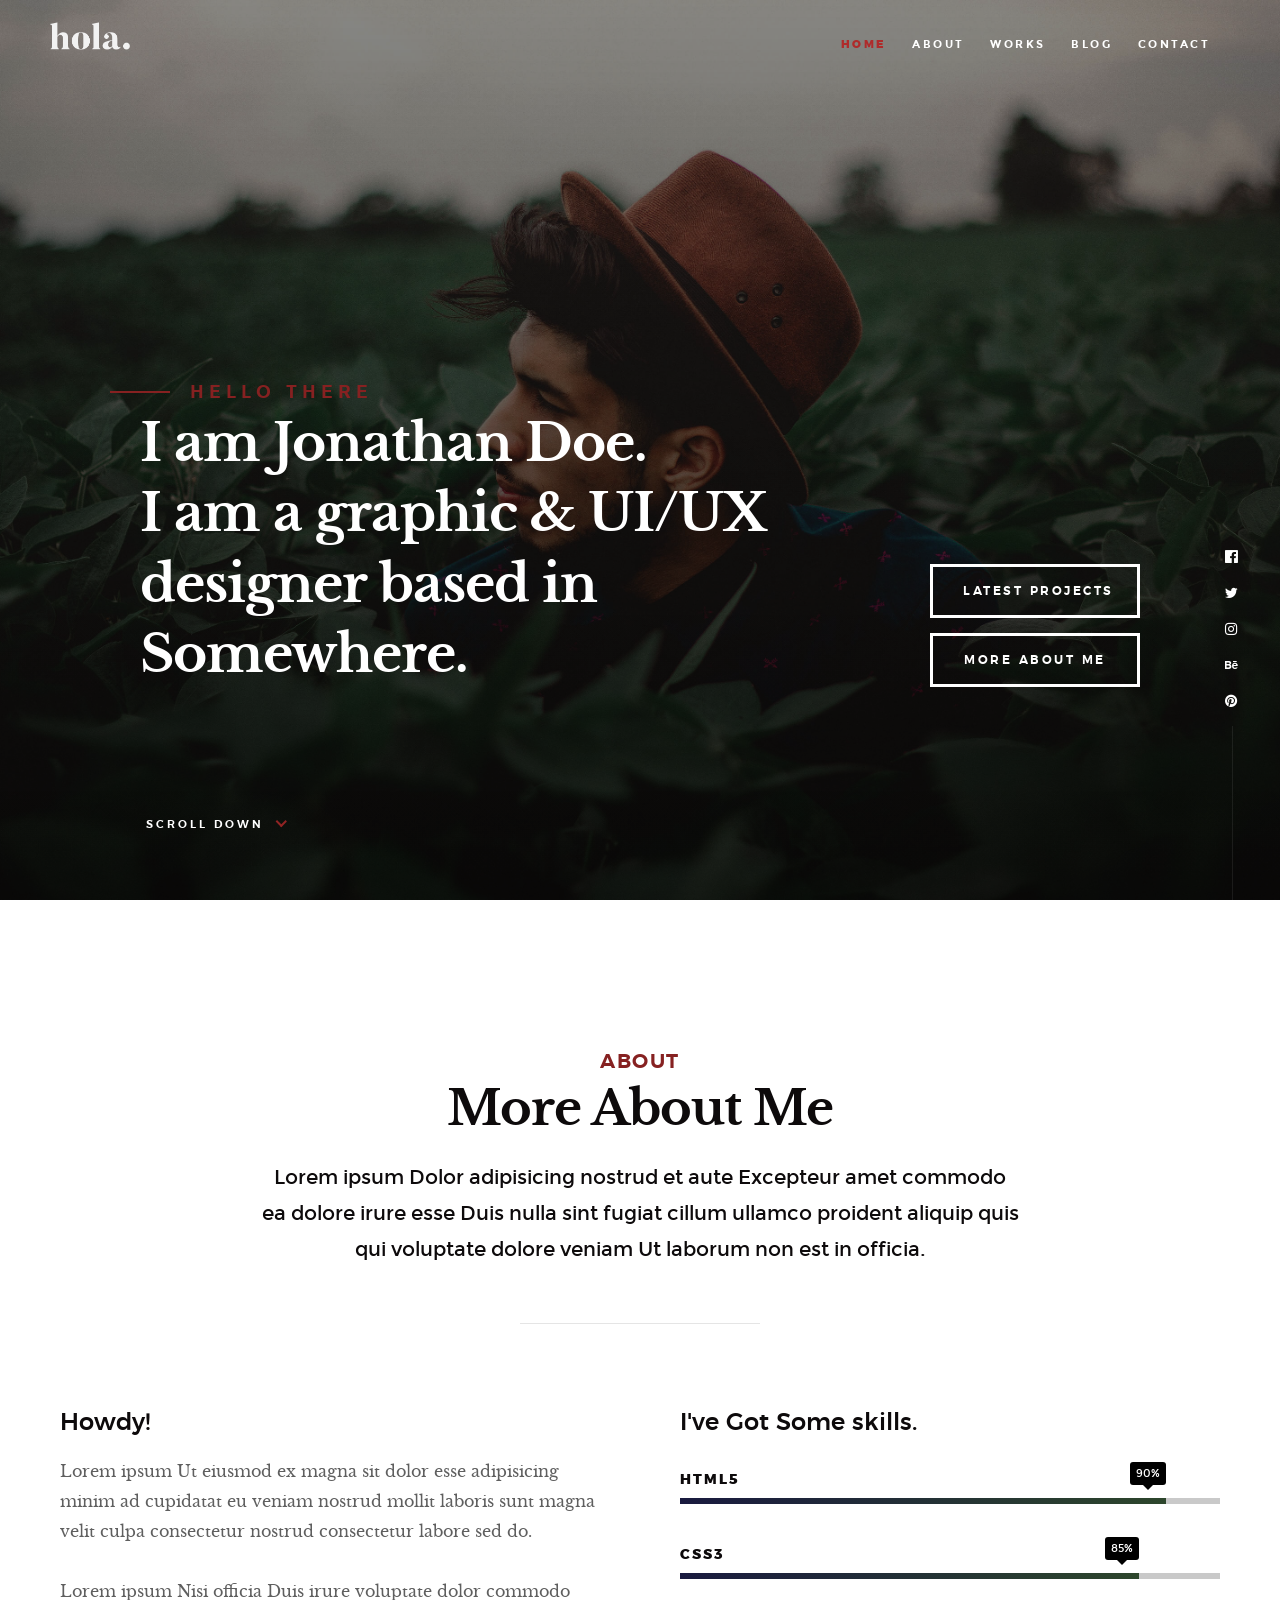
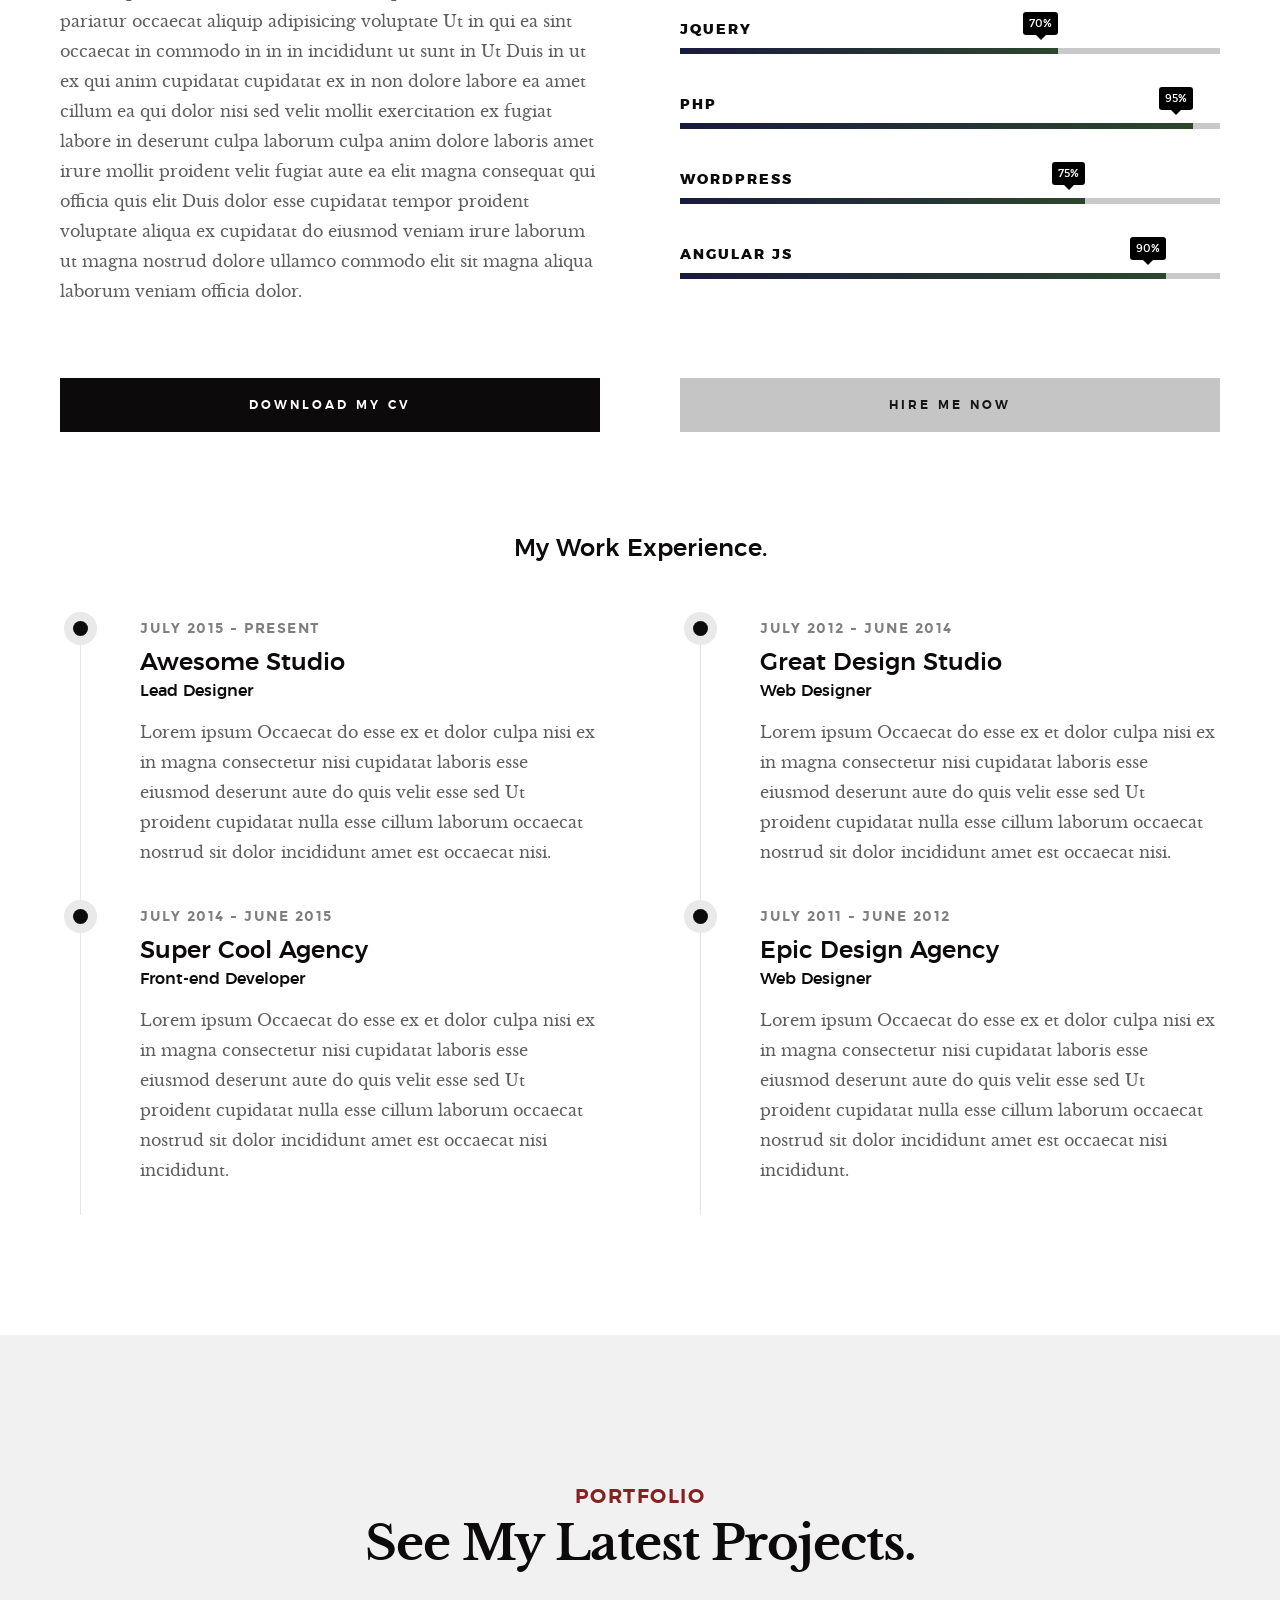
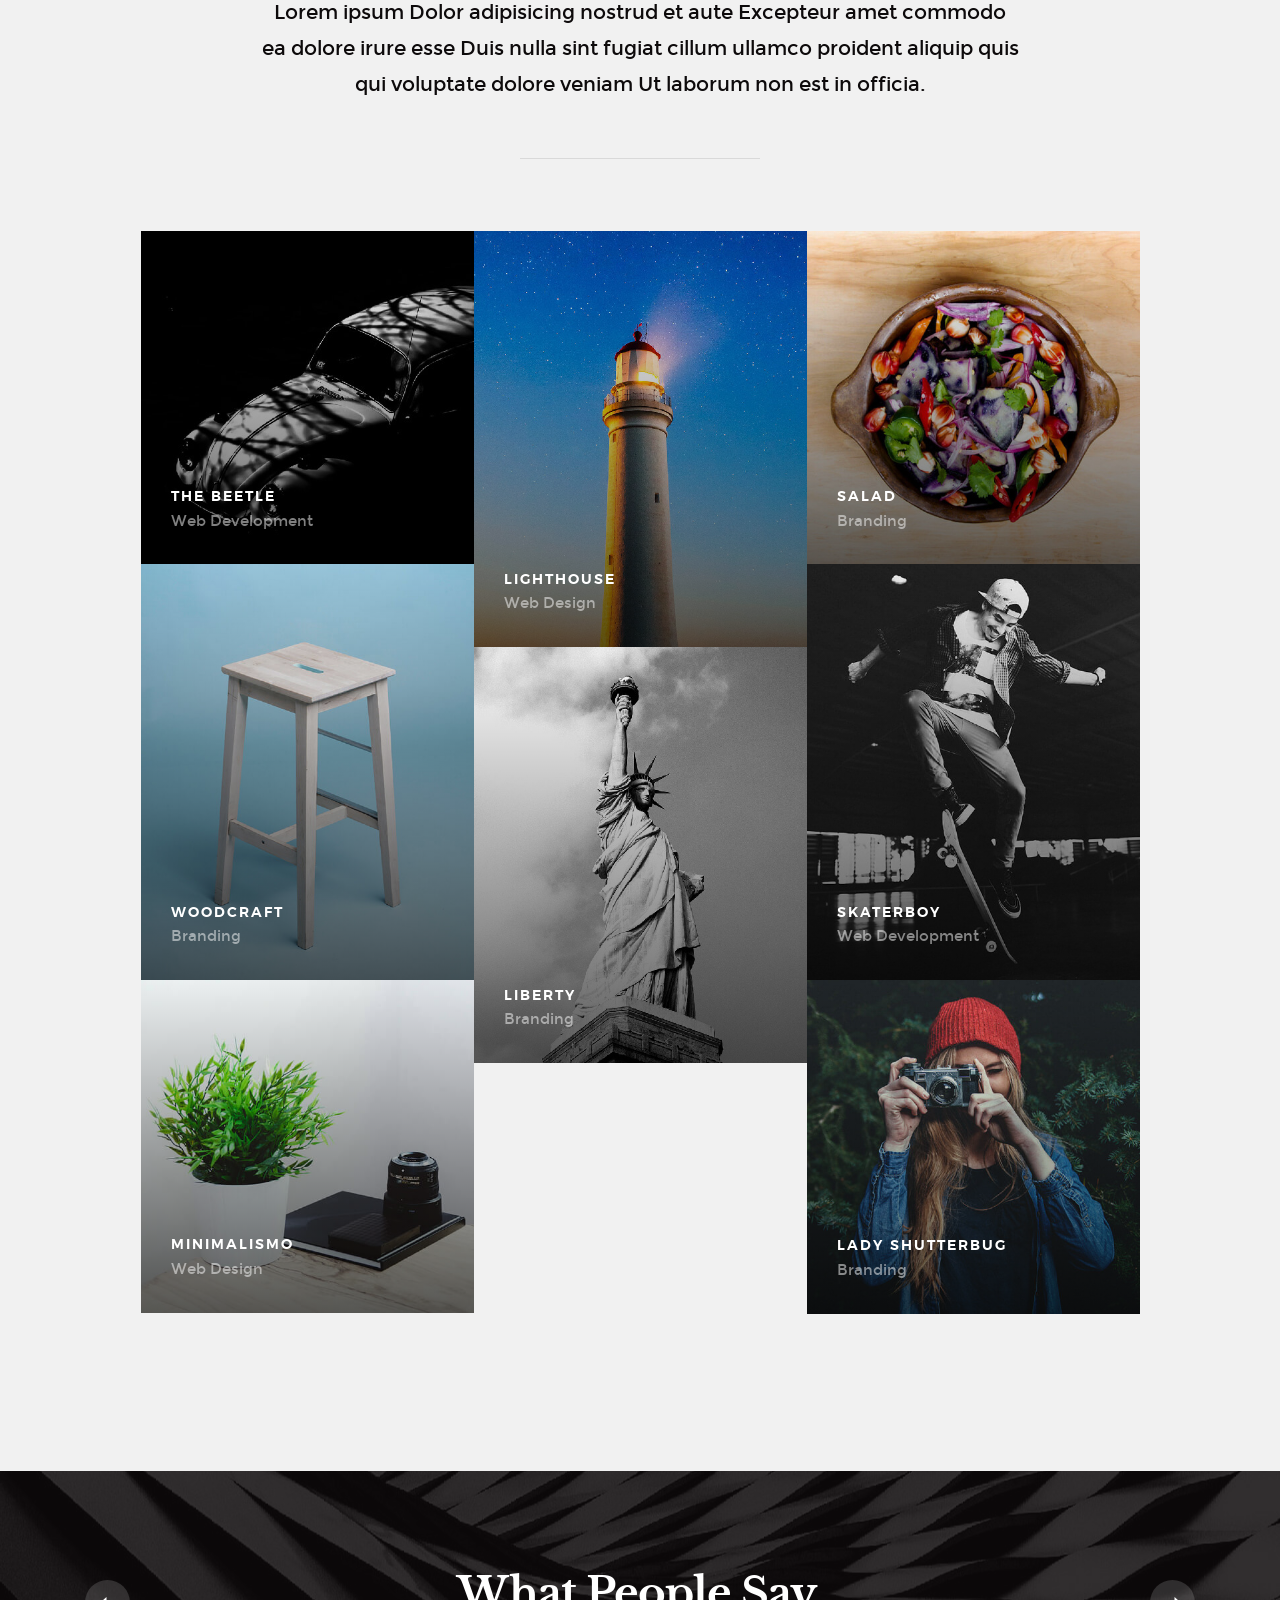
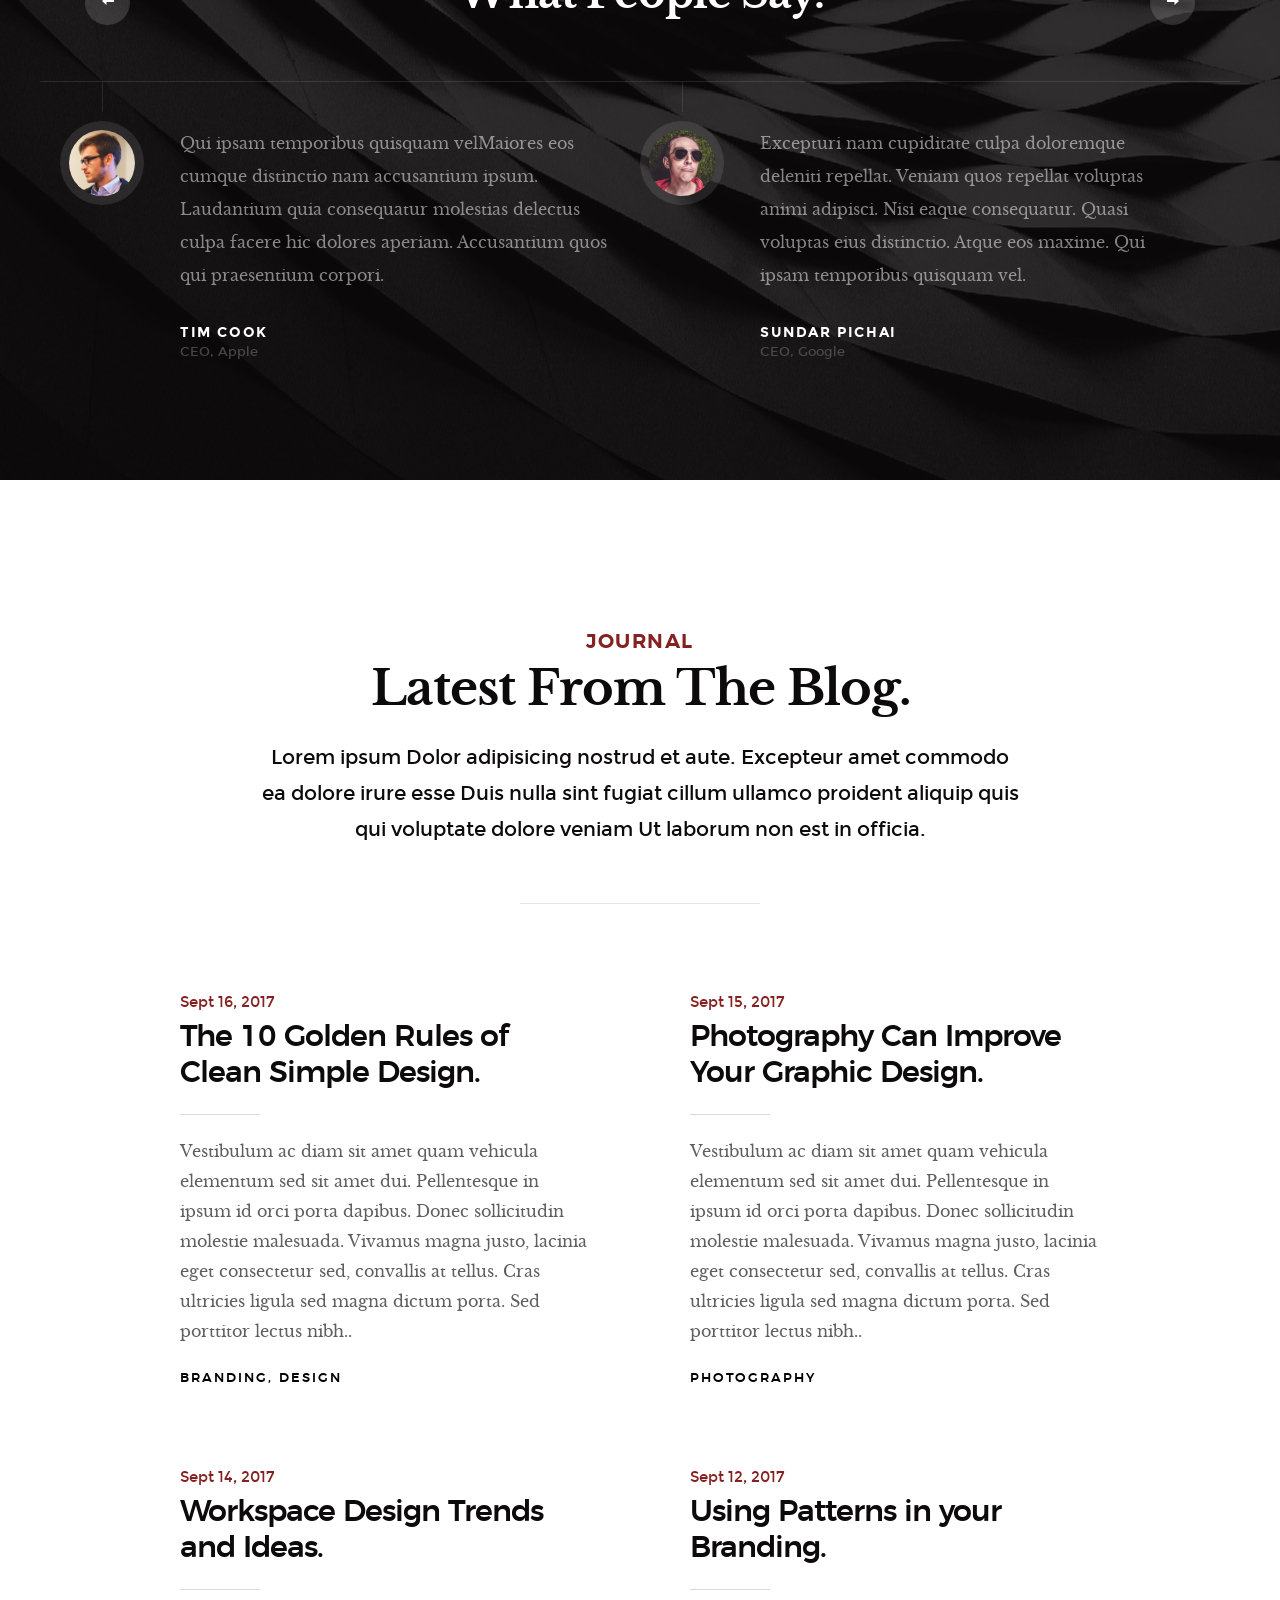
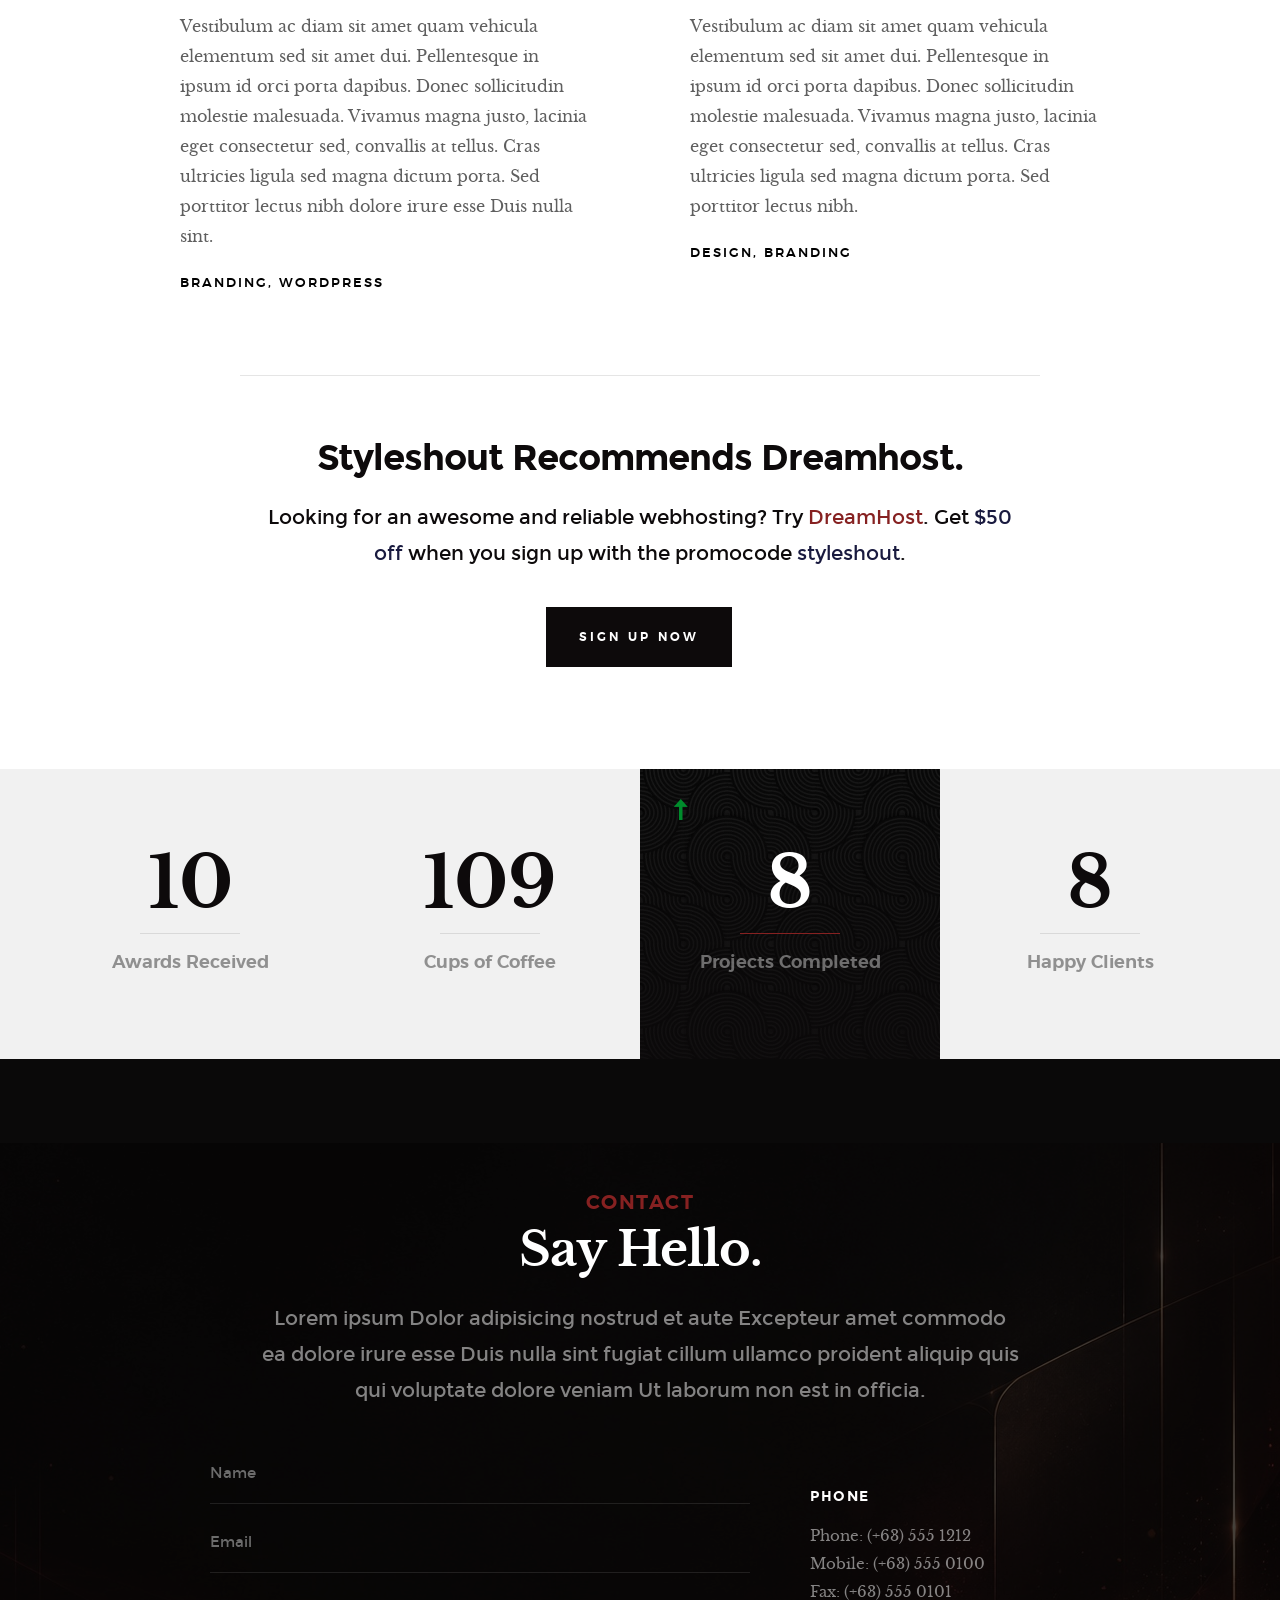
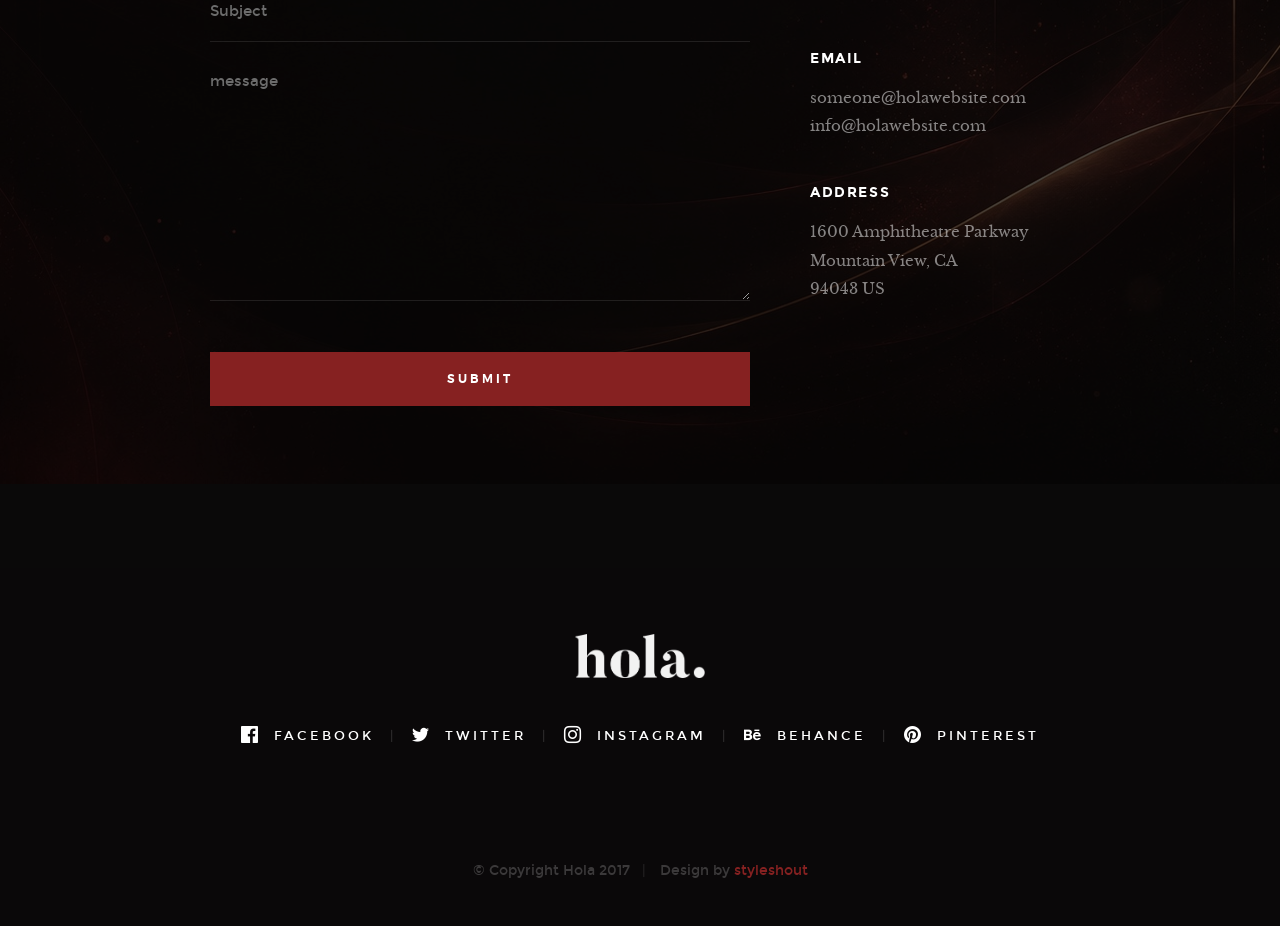
<file: wwwroot/hola-master/index.html>
<!DOCTYPE html>
<!--[if lt IE 9 ]><html class="no-js oldie" lang="en"> <![endif]-->
<!--[if IE 9 ]><html class="no-js oldie ie9" lang="en"> <![endif]-->
<!--[if (gte IE 9)|!(IE)]><!-->
<html class="no-js" lang="en">
<!--<![endif]-->

<head>

    <!--- basic page needs
    ================================================== -->
    <meta charset="utf-8">
    <title>Hola</title>
    <meta name="description" content="">
    <meta name="author" content="">

    <!-- mobile specific metas
    ================================================== -->
    <meta name="viewport" content="width=device-width, initial-scale=1">

    <!-- CSS
    ================================================== -->
    <link rel="stylesheet" href="css/base.css">
    <link rel="stylesheet" href="css/vendor.css">
    <link rel="stylesheet" href="css/main.css">

    <!-- script
    ================================================== -->
    <script src="js/modernizr.js"></script>
    <script src="js/pace.min.js"></script>

    <!-- favicons
    ================================================== -->
    <link rel="shortcut icon" href="~/hola-master/ipek_sertel_favicon.ico" type="image/x-icon">
    <link rel="icon" href="~/hola-master/ipek_sertel_favicon.ico" type="image/x-icon">

</head>

<body id="top">

    <!-- header
    ================================================== -->
    <header class="s-header">

        <div class="header-logo">
            <a class="site-logo" href="index.html"><img src="images/logo.png" alt="Homepage"></a>
        </div>

        <nav class="header-nav-wrap">
            <ul class="header-nav">
                <li class="current"><a class="smoothscroll"  href="#home" title="home">Home</a></li>
                <li><a class="smoothscroll"  href="#about" title="about">About</a></li>
                <li><a class="smoothscroll"  href="#works" title="works">Works</a></li>
                <li><a class="smoothscroll"  href="#blog" title="blog">Blog</a></li>
                <li><a class="smoothscroll"  href="#contact" title="contact">Contact</a></li>
            </ul>
        </nav>

        <a class="header-menu-toggle" href="#0"><span>Menu</span></a>

    </header> <!-- end s-header -->


   <!-- home
   ================================================== -->
   <section id="home" class="s-home page-hero target-section" data-parallax="scroll" data-image-src="images/hero-bg.jpg" data-natural-width=3000 data-natural-height=2000 data-position-y=center>

        <div class="overlay"></div>
        <div class="shadow-overlay"></div>

        <div class="home-content">

            <div class="row home-content__main">

                <h3>Hello There</h3>

                <h1>
                    I am Jonathan Doe. <br>
                    I am a graphic & UI/UX <br>
                    designer based in Somewhere.
                </h1>

                <div class="home-content__buttons">
                    <a href="#works" class="smoothscroll btn btn--stroke">
                        Latest Projects
                    </a>
                    <a href="#about" class="smoothscroll btn btn--stroke">
                        More About Me
                    </a>
                </div>

                <div class="home-content__scroll">
                    <a href="#about" class="scroll-link smoothscroll">
                        <span>Scroll Down</span>
                    </a>
                </div>

            </div>

        </div> <!-- end home-content -->

        <ul class="home-social">
            <li>
                <a href="#"><i class="im im-facebook" aria-hidden="true"></i><span>Facebook</span></a>
            </li>
            <li>
                <a href="#"><i class="im im-twitter" aria-hidden="true"></i><span>Twiiter</span></a>
            </li>
            <li>
                <a href="#"><i class="im im-instagram" aria-hidden="true"></i><span>Instagram</span></a>
            </li>
            <li>
                <a href="#"><i class="im im-behance" aria-hidden="true"></i><span>Behance</span></a>
            </li>
            <li>
                <a href="#"><i class="im im-pinterest" aria-hidden="true"></i><span>Pinterest</span></a>
            </li>
        </ul> 
        <!-- end home-social -->

    </section> <!-- end s-home -->


    <!-- about
    ================================================== -->
    <section id="about" class="s-about target-section">
        
        <div class="row narrow section-intro has-bottom-sep">
            <div class="col-full text-center">
                <h3>About</h3>
                <h1>More About Me</h1>
                <p class="lead">Lorem ipsum Dolor adipisicing nostrud et aute Excepteur amet commodo ea dolore irure esse Duis nulla sint fugiat cillum ullamco proident aliquip quis qui voluptate dolore veniam Ut laborum non est in officia.</p>
            </div>
        </div>

        <div class="row about-content">

            <div class="col-six tab-full left">
                <h3>Howdy!</h3>

                <p>Lorem ipsum Ut eiusmod ex magna sit dolor esse adipisicing minim ad cupidatat eu veniam nostrud mollit laboris sunt magna velit culpa consectetur nostrud consectetur labore sed do.</p>

                <p>
                Lorem ipsum Nisi officia Duis irure voluptate dolor commodo pariatur occaecat aliquip adipisicing voluptate Ut in qui ea sint occaecat in commodo in in in incididunt ut sunt in Ut Duis in ut ex qui anim cupidatat cupidatat ex in non dolore labore ea amet cillum ea qui dolor nisi sed velit mollit exercitation ex fugiat labore in deserunt culpa laborum culpa anim dolore laboris amet irure mollit proident velit fugiat aute ea elit magna consequat qui officia quis elit Duis dolor esse cupidatat tempor proident voluptate aliqua ex cupidatat do eiusmod veniam irure laborum ut magna nostrud dolore ullamco commodo elit sit magna aliqua laborum veniam officia dolor.	
                </p>
            </div>

            <div class="col-six tab-full right">
                <h3>I've Got Some skills.</h3>

                <ul class="skill-bars">
                    <li>
                    <div class="progress percent90"><span>90%</span></div>
                    <strong>HTML5</strong>
                    </li>
                    <li>
                    <div class="progress percent85"><span>85%</span></div>
                    <strong>CSS3</strong>
                    </li>
                    <li>
                    <div class="progress percent70"><span>70%</span></div>
                    <strong>JQuery</strong>
                    </li>
                    <li>
                    <div class="progress percent95"><span>95%</span></div>
                    <strong>PHP</strong>
                    </li>
                    <li>
                    <div class="progress percent75"><span>75%</span></div>
                    <strong>Wordpress</strong>
                    </li>   
                    <li>
                    <div class="progress percent90"><span>90%</span></div>
                    <strong>Angular JS</strong>
                    </li>   
                </ul>
            </div>

        </div> <!-- end about-content -->

        <div class="row about-content about-content--buttons">

            <div class="col-six tab-full left">
                <a href="#0" class="btn btn--primary full-width">Download My CV</a>
            </div>
            <div class="col-six tab-full right">
                <a href="#0" class="btn full-width">Hire Me Now</a>
            </div>

        </div> <!-- end about-content buttons -->

        <div class="row about-content about-content--timeline">

            <div class="col-full text-center">
                <h3>My Work Experience.</h3>
            </div>

            <div class="col-six tab-full left">
                <div class="timeline">

                    <div class="timeline__block">
                        <div class="timeline__bullet"></div>
                        <div class="timeline__header">
                            <p class="timeline__timeframe">July 2015 - Present</p>
                            <h3>Awesome Studio</h3>
                            <h5>Lead Designer</h5>
                        </div>
                        <div class="timeline__desc">
                            <p>Lorem ipsum Occaecat do esse ex et dolor culpa nisi ex in magna consectetur nisi cupidatat laboris esse eiusmod deserunt aute do quis velit esse sed Ut proident cupidatat nulla esse cillum laborum occaecat nostrud sit dolor incididunt amet est occaecat nisi.</p>
                        </div>
                    </div> <!-- end timeline__block -->

                    <div class="timeline__block">
                        <div class="timeline__bullet"></div>
                        <div class="timeline__header">
                            <p class="timeline__timeframe">July 2014 - June 2015</p>
                            <h3>Super Cool Agency</h3>
                            <h5>Front-end Developer</h5>
                        </div>
                        <div class="timeline__desc">	
                            <p>Lorem ipsum Occaecat do esse ex et dolor culpa nisi ex in magna consectetur nisi cupidatat laboris esse eiusmod deserunt aute do quis velit esse sed Ut proident cupidatat nulla esse cillum laborum occaecat nostrud sit dolor incididunt amet est occaecat nisi incididunt.</p>
                        </div>
                    </div> <!-- end timeline__block -->

                </div> <!-- end timeline -->
            </div> <!-- end left -->

            <div class="col-six tab-full right">
                <div class="timeline">

                    <div class="timeline__block">
                        <div class="timeline__bullet"></div>
                        <div class="timeline__header">
                            <p class="timeline__timeframe">July 2012 - June 2014</p>
                            <h3>Great Design Studio</h3>
                            <h5>Web Designer</h5>
                        </div>
                        <div class="timeline__desc">
                            <p>Lorem ipsum Occaecat do esse ex et dolor culpa nisi ex in magna consectetur nisi cupidatat laboris esse eiusmod deserunt aute do quis velit esse sed Ut proident cupidatat nulla esse cillum laborum occaecat nostrud sit dolor incididunt amet est occaecat nisi.</p>
                        </div>
                    </div> <!-- end timeline__block -->

                    <div class="timeline__block">
                        <div class="timeline__bullet"></div>
                        <div class="timeline__header">
                            <p class="timeline__timeframe">July 2011 - June 2012</p>
                            <h3>Epic Design Agency</h3>
                            <h5>Web Designer</h5>
                        </div>
                        <div class="timeline__desc">
                            <p>Lorem ipsum Occaecat do esse ex et dolor culpa nisi ex in magna consectetur nisi cupidatat laboris esse eiusmod deserunt aute do quis velit esse sed Ut proident cupidatat nulla esse cillum laborum occaecat nostrud sit dolor incididunt amet est occaecat nisi incididunt.</p>
                        </div>
                    </div> <!-- end timeline__block -->

                </div> <!-- end timeline -->
            </div> <!-- end right -->

        </div> <!-- end about-content timeline -->

    </section> <!-- end about -->
    

    <!-- works
    ================================================== -->
    <section id="works" class="s-works target-section">

        <div class="row narrow section-intro has-bottom-sep">
            <div class="col-full">
                <h3>Portfolio</h3>
                <h1>See My Latest Projects.</h1>
                
                <p class="lead">Lorem ipsum Dolor adipisicing nostrud et aute Excepteur amet commodo ea dolore irure esse Duis nulla sint fugiat cillum ullamco proident aliquip quis qui voluptate dolore veniam Ut laborum non est in officia.</p>
            </div>
        </div>

        <div class="row masonry-wrap">
            <div class="masonry">

                <div class="masonry__brick">
                    <div class="item-folio">

                        <div class="item-folio__thumb">
                            <a href="images/portfolio/gallery/g-beetle.jpg" class="thumb-link" title="The Beetle Car" data-size="1050x700">
                                <img src="images/portfolio/beetle.jpg" 
                                     srcset="images/portfolio/beetle.jpg 1x, images/portfolio/beetle@2x.jpg 2x" alt="">
                                <span class="shadow-overlay"></span>
                            </a>
                        </div>

                        <div class="item-folio__text">
                            <h3 class="item-folio__title">
                                The Beetle
                            </h3>
                            <p class="item-folio__cat">
                                Web Development
                            </p>
                        </div>

                        <a href="https://www.behance.net/" class="item-folio__project-link" title="Project link">
                            <i class="im im-link"></i>
                        </a>

                        <div class="item-folio__caption">
                            <p>Vero molestiae sed aut natus excepturi. Et tempora numquam. Temporibus iusto quo.Unde dolorem corrupti neque nisi.</p>
                        </div>

                    </div> <!-- end item-folio -->
                </div> <!-- end masonry__brick -->

                <div class="masonry__brick">
                    <div class="item-folio">

                        <div class="item-folio__thumb">
                            <a href="images/portfolio/gallery/g-lighthouse.jpg" class="thumb-link" title="Lighthouse" data-size="1050x700">
                                <img src="images/portfolio/lighthouse.jpg" 
                                     srcset="images/portfolio/lighthouse.jpg 1x, images/portfolio/lighthouse@2x.jpg 2x" alt="">
                                <span class="shadow-overlay"></span>
                            </a>
                        </div>

                        <div class="item-folio__text">
                            <h3 class="item-folio__title">
                                Lighthouse
                            </h3>
                            <p class="item-folio__cat">
                                Web Design
                            </p>
                        </div>

                        <a href="https://www.behance.net/" class="item-folio__project-link" title="Project link">
                            <i class="im im-link"></i>
                        </a>

                        <div class="item-folio__caption">
                            <p>Vero molestiae sed aut natus excepturi. Et tempora numquam. Temporibus iusto quo.Unde dolorem corrupti neque nisi.</p>
                        </div>

                    </div> <!-- end item-folio -->
                </div> <!-- end masonry__brick -->

                <div class="masonry__brick">
                    <div class="item-folio">

                        <div class="item-folio__thumb">
                            <a href="images/portfolio/gallery/g-salad.jpg" class="thumb-link" data-size="1050x700">
                                <img src="images/portfolio/salad.jpg" 
                                     srcset="images/portfolio/salad.jpg 1x, images/portfolio/salad@2x.jpg 2x" alt="">
                                <span class="shadow-overlay"></span>
                            </a>
                        </div>

                        <div class="item-folio__text">
                            <h3 class="item-folio__title">
                                Salad
                            </h3>
                            <p class="item-folio__cat">
                                Branding
                            </p>
                        </div>

                        <a href="https://www.behance.net/" class="item-folio__project-link" title="Project link">
                            <i class="im im-link"></i>
                        </a>

                        <span class="item-folio__caption">
                            <p>Vero molestiae sed aut natus excepturi. Et tempora numquam. Temporibus iusto quo.Unde dolorem corrupti neque nisi.</p>
                        </span>

                    </div> <!-- end item-folio -->
                </div> <!-- end masonry__brick -->

                <div class="masonry__brick">
                    <div class="item-folio">

                        <div class="item-folio__thumb">
                            <a href="images/portfolio/gallery/g-woodcraft.jpg" class="thumb-link" data-size="1050x700">
                                <img src="images/portfolio/woodcraft.jpg"
                                     srcset="images/portfolio/woodcraft.jpg 1x, images/portfolio/woodcraft@2x.jpg 2x" alt="">
                                <span class="shadow-overlay"></span>
                            </a>
                        </div>

                        <div class="item-folio__text">
                            <h3 class="item-folio__title">
                                Woodcraft
                            </h3>
                            <p class="item-folio__cat">
                                Branding
                            </p>
                        </div>

                        <a href="https://www.behance.net/" class="item-folio__project-link" title="Project link">
                            <i class="im im-link"></i>
                        </a>

                        <span class="item-folio__caption">
                            <p>Vero molestiae sed aut natus excepturi. Et tempora numquam. Temporibus iusto quo.Unde dolorem corrupti neque nisi.</p>
                        </span>

                    </div> <!-- end item-folio -->
                </div> <!-- end masonry__brick -->

                <div class="masonry__brick">
                    <div class="item-folio">

                        <div class="item-folio__thumb">
                            <a href="images/portfolio/gallery/g-skaterboy.jpg" class="thumb-link" data-size="1050x700">
                                <img src="images/portfolio/skaterboy.jpg"
                                     srcset="images/portfolio/skaterboy.jpg 1x, images/portfolio/skaterboy@2x.jpg 2x" alt="">
                                <span class="shadow-overlay"></span>
                            </a>
                        </div>

                        <div class="item-folio__text">
                            <h3 class="item-folio__title">
                                Skaterboy
                            </h3>
                            <p class="item-folio__cat">
                                Web Development
                            </p>
                        </div>

                        <a href="https://www.behance.net/" class="item-folio__project-link" title="Project link">
                            <i class="im im-link"></i>
                        </a>

                        <span class="item-folio__caption">
                            <p>Vero molestiae sed aut natus excepturi. Et tempora numquam. Temporibus iusto quo.Unde dolorem corrupti neque nisi.</p>
                        </span>

                    </div> <!-- end item-folio -->
                </div> <!-- end masonry__brick -->

                <div class="masonry__brick">
                    <div class="item-folio">

                        <div class="item-folio__thumb">
                            <a href="images/portfolio/gallery/g-liberty.jpg" class="thumb-link" data-size="1050x700">
                                <img src="images/portfolio/liberty.jpg"
                                     srcset="images/portfolio/liberty.jpg 1x, images/portfolio/liberty@2x.jpg 2x" alt="">
                                <span class="shadow-overlay"></span>
                            </a>
                        </div>

                        <div class="item-folio__text">
                            <h3 class="item-folio__title">
                                Liberty
                            </h3>
                            <p class="item-folio__cat">
                                Branding
                            </p>
                        </div>

                        <a href="https://www.behance.net/" class="item-folio__project-link" title="Project link">
                            <i class="im im-link"></i>
                        </a>

                        <span class="item-folio__caption">
                            <p>Vero molestiae sed aut natus excepturi. Et tempora numquam. Temporibus iusto quo.Unde dolorem corrupti neque nisi.</p>
                        </span>

                    </div> <!-- end item-folio -->
                </div> <!-- end masonry__brick -->

                <div class="masonry__brick">
                    <div class="item-folio">

                        <div class="item-folio__thumb">
                            <a href="images/portfolio/gallery/g-minimalismo.jpg" class="thumb-link" data-size="1050x700">
                                <img src="images/portfolio/minimalismo.jpg"
                                     srcset="images/portfolio/minimalismo.jpg 1x, images/portfolio/minimalismo@2x.jpg 2x" alt="">
                                <span class="shadow-overlay"></span>
                            </a>
                        </div>

                        <div class="item-folio__text">
                            <h3 class="item-folio__title">
                                Minimalismo
                            </h3>
                            <p class="item-folio__cat">
                                Web Design
                            </p>
                        </div>

                        <a href="https://www.behance.net/" class="item-folio__project-link" title="Project link">
                            <i class="im im-link"></i>
                        </a>

                        <span class="item-folio__caption">
                            <p>Vero molestiae sed aut natus excepturi. Et tempora numquam. Temporibus iusto quo.Unde dolorem corrupti neque nisi.</p>
                        </span>

                    </div> <!-- end item-folio -->
                </div> <!-- end masonry__brick -->

                <div class="masonry__brick">
                    <div class="item-folio">

                        <div class="item-folio__thumb">
                            <a href="images/portfolio/gallery/g-shutterbug.jpg" class="thumb-link" data-size="1050x700">
                                <img src="images/portfolio/shutterbug.jpg"
                                     srcset="images/portfolio/shutterbug.jpg 1x, images/portfolio/shutterbug@2x.jpg 2x" alt="">
                                <span class="shadow-overlay"></span>
                            </a>
                        </div>

                        <div class="item-folio__text">
                            <h3 class="item-folio__title">
                                Lady Shutterbug
                            </h3>
                            <p class="item-folio__cat">
                                Branding
                            </p>
                        </div>

                        <a href="https://www.behance.net/" class="item-folio__project-link" title="Project link">
                            <i class="im im-link"></i>
                        </a>

                        <span class="item-folio__caption">
                            <p>Vero molestiae sed aut natus excepturi. Et tempora numquam. Temporibus iusto quo.Unde dolorem corrupti neque nisi.</p>
                        </span>

                    </div> <!-- end item-folio -->
                </div> <!-- end masonry__brick -->

            </div>
        </div> <!-- end masonry -->

    </section> <!-- end works -->



    <!-- testimonials
    ================================================== -->
    <div class="s-testimonials">

        <div class="overlay"></div>

        <div class="row testimonials-header">
            <div class="col-full">
                <h1 class="h02">What People Say.</h1>
            </div>
        </div>

        <div class="row testimonials">

            <div class="col-full testimonials__slider">

                <div class="testimonials__slide">
                    <img src="images/avatars/user-01.jpg" alt="Author image" class="testimonials__avatar">
                    <p>Qui ipsam temporibus quisquam velMaiores eos cumque distinctio nam accusantium ipsum. 
                    Laudantium quia consequatur molestias delectus culpa facere hic dolores aperiam. Accusantium quos qui praesentium corpori.</p>
                    <div class="testimonials__author h06">
                        Tim Cook
                        <span>CEO, Apple</span>
                    </div>
                </div>

                <div class="testimonials__slide">
                    <img src="images/avatars/user-05.jpg" alt="Author image" class="testimonials__avatar">
                    <p>Excepturi nam cupiditate culpa doloremque deleniti repellat. Veniam quos repellat voluptas animi adipisci.
                    Nisi eaque consequatur. Quasi voluptas eius distinctio. Atque eos maxime. Qui ipsam temporibus quisquam vel.</p>
                    <div class="testimonials__author h06">
                        Sundar Pichai
                        <span>CEO, Google</span>
                    </div>
                </div>

                <div class="testimonials__slide">
                    <img src="images/avatars/user-02.jpg" alt="Author image" class="testimonials__avatar">
                    <p>Repellat dignissimos libero. Qui sed at corrupti expedita voluptas odit. Nihil ea quia nesciunt. Ducimus aut sed ipsam.  
                    Autem eaque officia cum exercitationem sunt voluptatum accusamus. Quasi voluptas eius distinctio.</p>
                    <div class="testimonials__author h06">
                        Satya Nadella
                        <span>CEO, Microsoft</span>
                    </div>
                </div>
                
            </div> <!-- end testimonials__slider -->

        </div> <!-- end testimonials -->

    </div> <!-- end s-testimonials -->


    <!-- blog
    ================================================== -->
    <section id="blog" class="s-blog target-section">

        <div class="row narrow section-intro has-bottom-sep">
            <div class="col-full">
                <h3>Journal</h3>
                <h1>Latest From The Blog.</h1>
                <p class="lead">Lorem ipsum Dolor adipisicing nostrud et aute. 
                Excepteur amet commodo ea dolore irure esse Duis nulla sint fugiat cillum 
                ullamco proident aliquip quis qui voluptate dolore veniam Ut laborum non est in officia.</p>
            </div>
        </div>

        <div class="row blog-content">
            <div class="col-full">

                <div class="blog-list block-1-2 block-tab-full">
                    <article class="col-block">
                                
                        <div class="blog-date">
                            <a href="blog-single.html">Sept 16, 2017</a>
                        </div>  
                        
                        <h2 class="h01"><a href="blog-single.html">The 10 Golden Rules of Clean Simple Design.</a></h2>
                        <p>
                        Vestibulum ac diam sit amet quam vehicula elementum sed sit amet dui. Pellentesque in ipsum id orci porta dapibus. Donec sollicitudin molestie malesuada. Vivamus magna justo, lacinia eget consectetur sed, convallis at tellus. Cras ultricies ligula sed magna dictum porta. Sed porttitor lectus nibh..
                        </p>

                        <div class="blog-cat">
                                <a href="blog.html">Branding</a><a href="blog.html">Design</a>
                        </div>

                        
                    </article>
                    <article class="col-block">
                                
                        <div class="blog-date">
                            <a href="blog-single.html">Sept 15, 2017</a>
                        </div>  
                        
                        <h2 class="h01"><a href="blog-single.html">Photography Can Improve Your Graphic Design.</a></h2>
                        <p>
                        Vestibulum ac diam sit amet quam vehicula elementum sed sit amet dui. Pellentesque in ipsum id orci porta dapibus. Donec sollicitudin molestie malesuada. Vivamus magna justo, lacinia eget consectetur sed, convallis at tellus. Cras ultricies ligula sed magna dictum porta. Sed porttitor lectus nibh..
                        </p>

                        <div class="blog-cat">
                            <a href="blog.html">Photography</a>
                        </div>

                        
                    </article>
                    <article class="col-block">
                        
                        <div class="blog-date">
                            <a href="blog-single.html">Sept 14, 2017</a>
                        </div>

                        <h2 class="h01"><a href="blog-single.html">Workspace Design Trends and Ideas.</a></h2>
                        <p>
                        Vestibulum ac diam sit amet quam vehicula elementum sed sit amet dui. Pellentesque in ipsum id orci porta dapibus. Donec sollicitudin molestie malesuada. Vivamus magna justo, lacinia eget consectetur sed, convallis at tellus. Cras ultricies ligula sed magna dictum porta. Sed porttitor lectus nibh dolore irure esse Duis nulla sint.
                        </p>

                        <div class="blog-cat">
                            <a href="blog.html">Branding</a><a href="blog.html">Wordpress</a>
                        </div>
                    </article>
                    <article class="col-block">
                        
                        <div class="blog-date">
                            <a href="blog-single.html">Sept 12, 2017</a>
                        </div>    
                        <h2 class="h01"><a href="blog-single.html">Using Patterns in your Branding.</a></h2>
                        <p>
                        Vestibulum ac diam sit amet quam vehicula elementum sed sit amet dui. Pellentesque in ipsum id orci porta dapibus. Donec sollicitudin molestie malesuada. Vivamus magna justo, lacinia eget consectetur sed, convallis at tellus. Cras ultricies ligula sed magna dictum porta. Sed porttitor lectus nibh.
                        </p>

                        <div class="blog-cat">
                            <a href="blog.html">Design</a><a href="blog.html">Branding</a>
                        </div>
                    </article>
                </div> <!-- end blog-list -->

            </div> <!-- end col-full -->
        </div> <!-- end blog-content -->

    </section> <!-- end s-blog -->


    <!-- s-cta
    ================================================== -->
    <section class="s-cta">
        
        <div class="row narrow cta">

            <div class="col-full cta__content">

                <h2 class="h01"><a href="http://www.dreamhost.com/r.cgi?287326|STYLESHOUT">Styleshout Recommends Dreamhost.</a></h2>

                <p class="lead">
                Looking for an awesome and reliable webhosting? Try <a href="http://www.dreamhost.com/r.cgi?287326|STYLESHOUT">DreamHost</a>.
                Get <span>$50 off</span> when you sign up with the promocode <span>styleshout</span>.
                </p>

                <div class="cta__action">
                    <a class="btn btn--primary btn--large" href="http://www.dreamhost.com/r.cgi?287326|STYLESHOUT">Sign Up Now</a>
                </div>	

            </div>

        </div> <!-- end cta -->
        
    </section>


    <!-- s-stats
    ================================================== -->
    <section id="stats" class="s-stats">
        <div class="row block-1-4 block-tab-1-2 block-mob-full stats">

            <div class="col-block stats__col ">
                <div class="stats__count">
                    128
                </div>
                <h4>Awards Received</h4>
            </div>
            <div class="col-block stats__col">
                <div class="stats__count">
                    1500
                </div>
                <h4>Cups of Coffee</h4>
            </div>
            <div class="col-block stats__col stats__col--highlight">
                <div class="stats__upsign">
                    <a href="#"><i class="im im-arrow-up" aria-hidden="true"></i></a>
                </div>
                <div class="stats__count">
                    110
                </div>
                <h4>Projects Completed</h4>
            </div>
            <div class="col-block stats__col">
                <div class="stats__count">
                    101
                </div>
                <h4>Happy Clients</h4> 
            </div>

        </div>
    </section> <!-- end s-stats -->


    <!-- s-stats
    ================================================== -->
    <section id="contact" class="s-contact target-section">

        <div class="overlay"></div>

        <div class="row narrow section-intro">
            <div class="col-full">
                <h3>Contact</h3>
                <h1>Say Hello.</h1>
                
                <p class="lead">Lorem ipsum Dolor adipisicing nostrud et aute Excepteur amet commodo ea dolore irure esse Duis nulla sint fugiat cillum ullamco proident aliquip quis qui voluptate dolore veniam Ut laborum non est in officia.</p>
            </div>
        </div>

        <div class="row contact__main">
            <div class="col-eight tab-full contact__form">
                <form name="contactForm" id="contactForm" method="post" action="">
                    <fieldset>
    
                    <div class="form-field">
                        <input name="contactName" type="text" id="contactName" placeholder="Name" value="" minlength="2" required="" aria-required="true" class="full-width">
                    </div>
                    <div class="form-field">
                        <input name="contactEmail" type="email" id="contactEmail" placeholder="Email" value="" required="" aria-required="true" class="full-width">
                    </div>
                    <div class="form-field">
                        <input name="contactSubject" type="text" id="contactSubject" placeholder="Subject" value="" class="full-width">
                    </div>
                    <div class="form-field">
                        <textarea name="contactMessage" id="contactMessage" placeholder="message" rows="10" cols="50" required="" aria-required="true" class="full-width"></textarea>
                    </div>
                    <div class="form-field">
                        <button class="full-width btn--primary">Submit</button>
                        <div class="submit-loader">
                            <div class="text-loader">Sending...</div>
                            <div class="s-loader">
                                <div class="bounce1"></div>
                                <div class="bounce2"></div>
                                <div class="bounce3"></div>
                            </div>
                        </div>
                    </div>
    
                    </fieldset>
                </form>

                <!-- contact-warning -->
                <div class="message-warning">
                    Something went wrong. Please try again.
                </div> 
            
                <!-- contact-success -->
                <div class="message-success">
                    Your message was sent, thank you!<br>
                </div>
                        
            </div>
            <div class="col-four tab-full contact__infos">
                <h4 class="h06">Phone</h4>
                <p>Phone: (+63) 555 1212<br>
                Mobile: (+63) 555 0100<br>
                Fax: (+63) 555 0101
                </p>

                <h4 class="h06">Email</h4>
                <p>someone@holawebsite.com<br>
                info@holawebsite.com
                </p>

                <h4 class="h06">Address</h4>
                <p>
                1600 Amphitheatre Parkway<br>
                Mountain View, CA<br>
                94043 US
                </p>
            </div>

        </div>

    </section> <!-- end s-contact -->


    <!-- footer
    ================================================== -->
    <footer>
        <div class="row">
            <div class="col-full">

                <div class="footer-logo">
                    <a class="footer-site-logo" href="#0"><img src="images/logo.png" alt="Homepage"></a>
                </div>

                <ul class="footer-social">
                    <li><a href="#0">
                        <i class="im im-facebook" aria-hidden="true"></i>
                        <span>Facebook</span>
                    </a></li>
                    <li><a href="#0">
                        <i class="im im-twitter" aria-hidden="true"></i>
                        <span>Twitter</span>
                    </a></li>
                    <li><a href="#0">
                        <i class="im im-instagram" aria-hidden="true"></i>
                        <span>Instagram</span>
                    </a></li>
                    <li><a href="#0">
                        <i class="im im-behance" aria-hidden="true"></i>
                        <span>Behance</span>
                    </a></li>
                    <li><a href="#0">
                        <i class="im im-pinterest" aria-hidden="true"></i>
                        <span>Pinterest</span>
                    </a></li>
                </ul>
                    
            </div>
        </div>

        <div class="row footer-bottom">

            <div class="col-twelve">
                <div class="copyright">
                    <span>© Copyright Hola 2017</span> 
                    <span>Design by <a href="https://www.styleshout.com/">styleshout</a></span>	
                </div>

                <div class="go-top">
                <a class="smoothscroll" title="Back to Top" href="#top"><i class="im im-arrow-up" aria-hidden="true"></i></a>
                </div>
            </div>

        </div> <!-- end footer-bottom -->

    </footer> <!-- end footer -->


    <!-- photoswipe background
    ================================================== -->
    <div aria-hidden="true" class="pswp" role="dialog" tabindex="-1">

        <div class="pswp__bg"></div>
        <div class="pswp__scroll-wrap">

            <div class="pswp__container">
                <div class="pswp__item"></div>
                <div class="pswp__item"></div>
                <div class="pswp__item"></div>
            </div>

            <div class="pswp__ui pswp__ui--hidden">
                <div class="pswp__top-bar">
                    <div class="pswp__counter"></div><button class="pswp__button pswp__button--close" title="Close (Esc)"></button> <button class="pswp__button pswp__button--share" title=
                    "Share"></button> <button class="pswp__button pswp__button--fs" title="Toggle fullscreen"></button> <button class="pswp__button pswp__button--zoom" title=
                    "Zoom in/out"></button>
                    <div class="pswp__preloader">
                        <div class="pswp__preloader__icn">
                            <div class="pswp__preloader__cut">
                                <div class="pswp__preloader__donut"></div>
                            </div>
                        </div>
                    </div>
                </div>
                <div class="pswp__share-modal pswp__share-modal--hidden pswp__single-tap">
                    <div class="pswp__share-tooltip"></div>
                </div><button class="pswp__button pswp__button--arrow--left" title="Previous (arrow left)"></button> <button class="pswp__button pswp__button--arrow--right" title=
                "Next (arrow right)"></button>
                <div class="pswp__caption">
                    <div class="pswp__caption__center"></div>
                </div>
            </div>

        </div>

    </div><!-- end photoSwipe background -->

    <div id="preloader">
        <div id="loader"></div>
    </div>


    <!-- Java Script
    ================================================== -->
    <script src="js/jquery-3.2.1.min.js"></script>
    <script src="js/plugins.js"></script>
    <script src="js/main.js"></script>

</body>

</html>
</file>
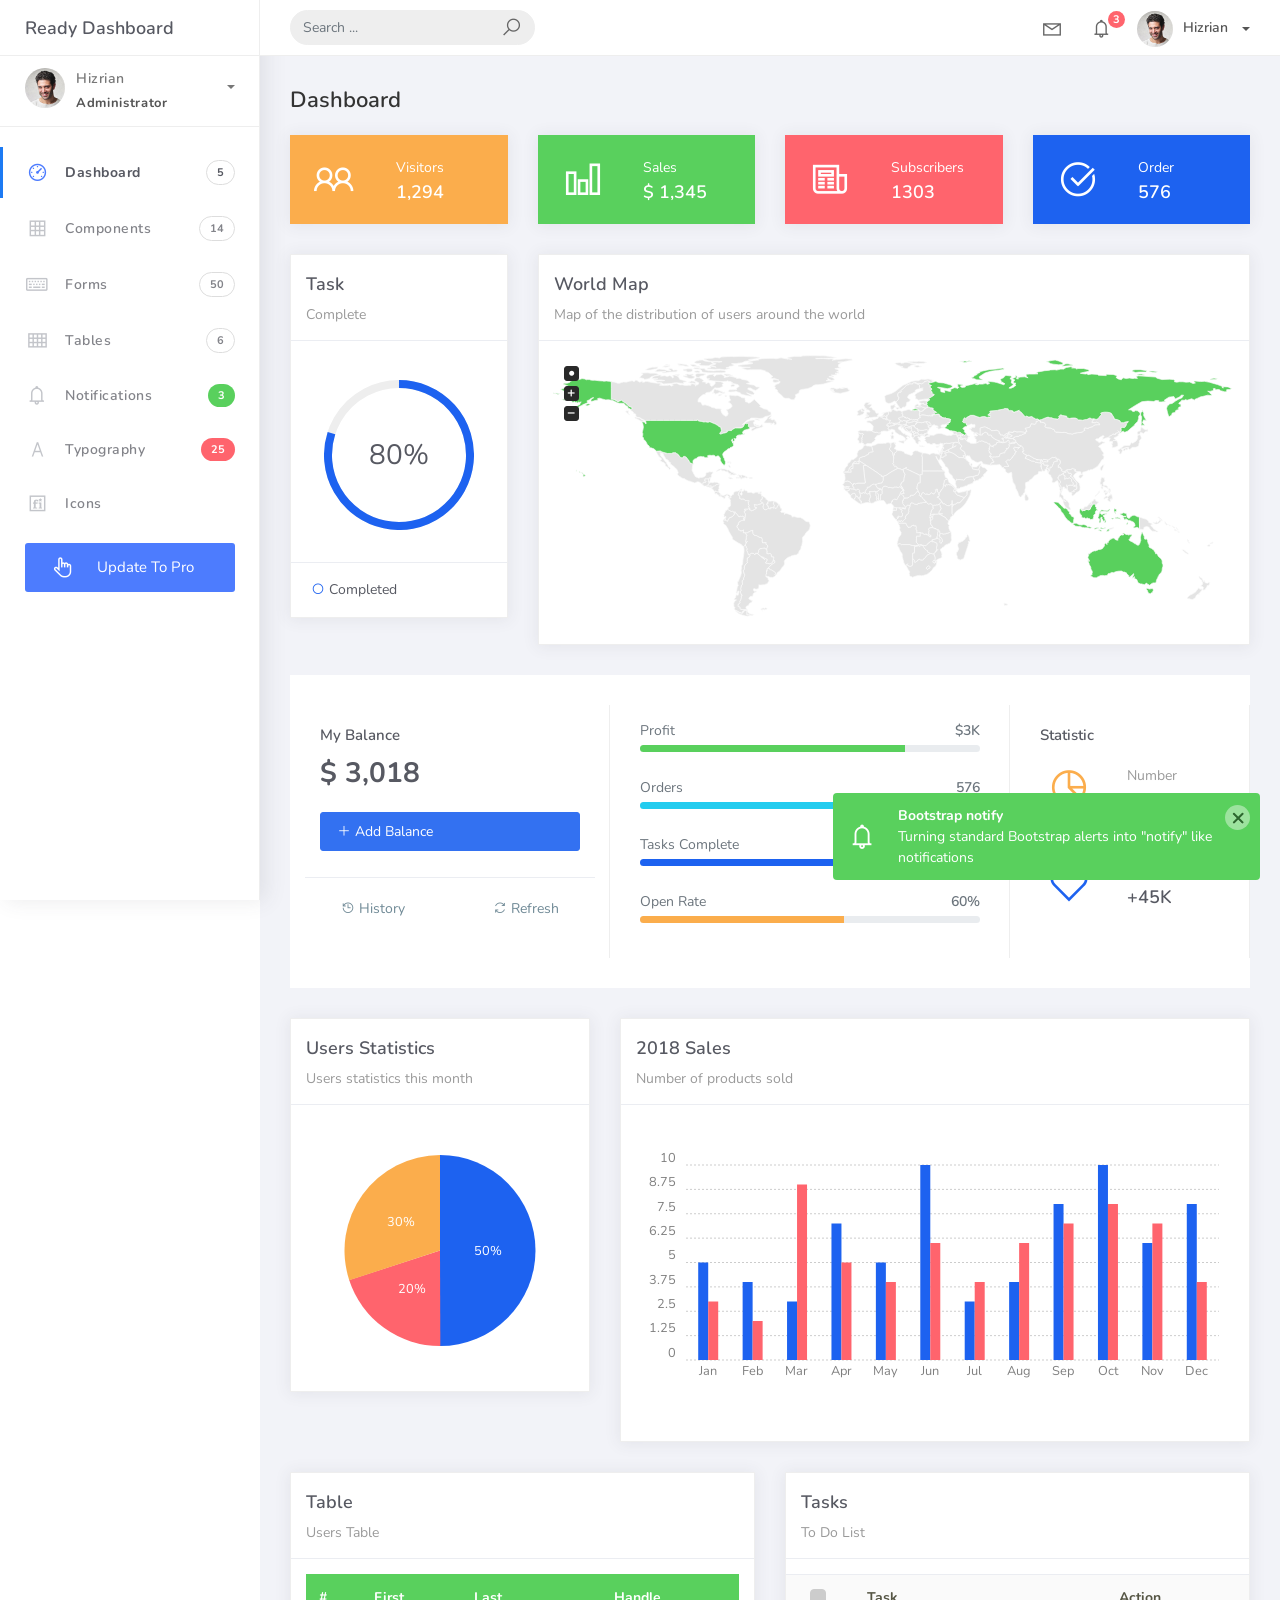
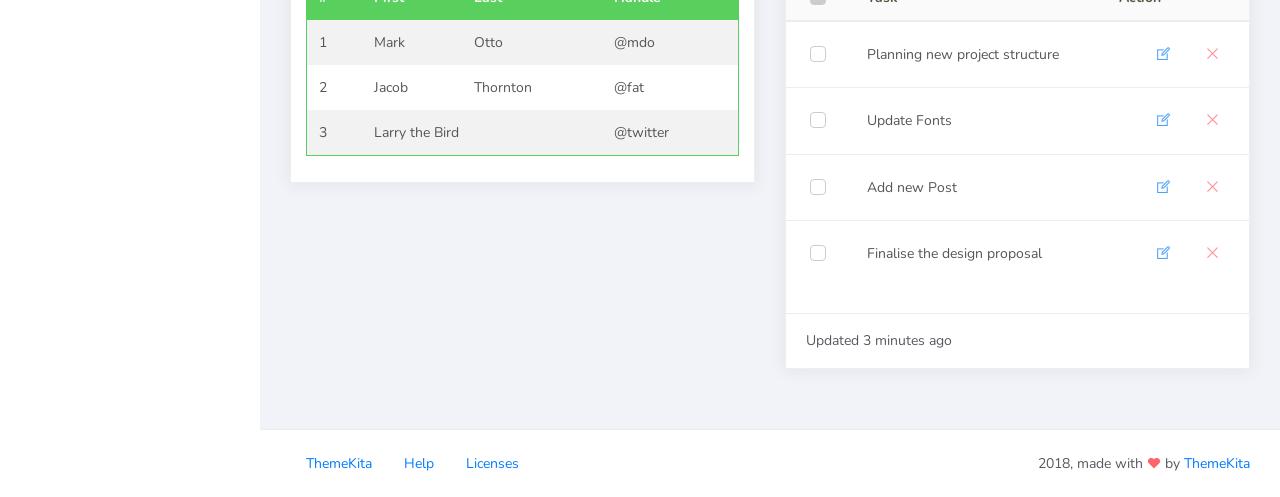
<file: wwwroot/Ready-Bootstrap-Dashboard-master/index.html>
<!DOCTYPE html>
<html>
<head>
	<meta http-equiv="X-UA-Compatible" content="IE=edge,chrome=1" />
	<title>Ready Bootstrap Dashboard</title>
	<meta content='width=device-width, initial-scale=1.0, maximum-scale=1.0, user-scalable=0, shrink-to-fit=no' name='viewport' />
	<link rel="stylesheet" href="assets/css/bootstrap.min.css">
	<link rel="stylesheet" href="https://fonts.googleapis.com/css?family=Nunito:200,200i,300,300i,400,400i,600,600i,700,700i,800,800i,900,900i">
	<link rel="stylesheet" href="assets/css/ready.css">
	<link rel="stylesheet" href="assets/css/demo.css">
</head>
<body>
	<div class="wrapper">
		<div class="main-header">
			<div class="logo-header">
				<a href="index.html" class="logo">
					Ready Dashboard
				</a>
				<button class="navbar-toggler sidenav-toggler ml-auto" type="button" data-toggle="collapse" data-target="collapse" aria-controls="sidebar" aria-expanded="false" aria-label="Toggle navigation">
					<span class="navbar-toggler-icon"></span>
				</button>
				<button class="topbar-toggler more"><i class="la la-ellipsis-v"></i></button>
			</div>
			<nav class="navbar navbar-header navbar-expand-lg">
				<div class="container-fluid">
					
					<form class="navbar-left navbar-form nav-search mr-md-3" action="">
						<div class="input-group">
							<input type="text" placeholder="Search ..." class="form-control">
							<div class="input-group-append">
								<span class="input-group-text">
									<i class="la la-search search-icon"></i>
								</span>
							</div>
						</div>
					</form>
					<ul class="navbar-nav topbar-nav ml-md-auto align-items-center">
						<li class="nav-item dropdown hidden-caret">
							<a class="nav-link dropdown-toggle" href="#" id="navbarDropdown" role="button" data-toggle="dropdown" aria-haspopup="true" aria-expanded="false">
								<i class="la la-envelope"></i>
							</a>
							<div class="dropdown-menu" aria-labelledby="navbarDropdown">
								<a class="dropdown-item" href="#">Action</a>
								<a class="dropdown-item" href="#">Another action</a>
								<div class="dropdown-divider"></div>
								<a class="dropdown-item" href="#">Something else here</a>
							</div>
						</li>
						<li class="nav-item dropdown hidden-caret">
							<a class="nav-link dropdown-toggle" href="#" id="navbarDropdown" role="button" data-toggle="dropdown" aria-haspopup="true" aria-expanded="false">
								<i class="la la-bell"></i>
								<span class="notification">3</span>
							</a>
							<ul class="dropdown-menu notif-box" aria-labelledby="navbarDropdown">
								<li>
									<div class="dropdown-title">You have 4 new notification</div>
								</li>
								<li>
									<div class="notif-center">
										<a href="#">
											<div class="notif-icon notif-primary"> <i class="la la-user-plus"></i> </div>
											<div class="notif-content">
												<span class="block">
													New user registered
												</span>
												<span class="time">5 minutes ago</span> 
											</div>
										</a>
										<a href="#">
											<div class="notif-icon notif-success"> <i class="la la-comment"></i> </div>
											<div class="notif-content">
												<span class="block">
													Rahmad commented on Admin
												</span>
												<span class="time">12 minutes ago</span> 
											</div>
										</a>
										<a href="#">
											<div class="notif-img"> 
												<img src="assets/img/profile2.jpg" alt="Img Profile">
											</div>
											<div class="notif-content">
												<span class="block">
													Reza send messages to you
												</span>
												<span class="time">12 minutes ago</span> 
											</div>
										</a>
										<a href="#">
											<div class="notif-icon notif-danger"> <i class="la la-heart"></i> </div>
											<div class="notif-content">
												<span class="block">
													Farrah liked Admin
												</span>
												<span class="time">17 minutes ago</span> 
											</div>
										</a>
									</div>
								</li>
								<li>
									<a class="see-all" href="javascript:void(0);"> <strong>See all notifications</strong> <i class="la la-angle-right"></i> </a>
								</li>
							</ul>
						</li>
						<li class="nav-item dropdown">
							<a class="dropdown-toggle profile-pic" data-toggle="dropdown" href="#" aria-expanded="false"> <img src="assets/img/profile.jpg" alt="user-img" width="36" class="img-circle"><span >Hizrian</span></span> </a>
							<ul class="dropdown-menu dropdown-user">
								<li>
									<div class="user-box">
										<div class="u-img"><img src="assets/img/profile.jpg" alt="user"></div>
										<div class="u-text">
											<h4>Hizrian</h4>
											<p class="text-muted">hello@themekita.com</p><a href="profile.html" class="btn btn-rounded btn-danger btn-sm">View Profile</a></div>
										</div>
									</li>
									<div class="dropdown-divider"></div>
									<a class="dropdown-item" href="#"><i class="ti-user"></i> My Profile</a>
									<a class="dropdown-item" href="#"></i> My Balance</a>
									<a class="dropdown-item" href="#"><i class="ti-email"></i> Inbox</a>
									<div class="dropdown-divider"></div>
									<a class="dropdown-item" href="#"><i class="ti-settings"></i> Account Setting</a>
									<div class="dropdown-divider"></div>
									<a class="dropdown-item" href="#"><i class="fa fa-power-off"></i> Logout</a>
								</ul>
								<!-- /.dropdown-user -->
							</li>
						</ul>
					</div>
				</nav>
			</div>
			<div class="sidebar">
				<div class="scrollbar-inner sidebar-wrapper">
					<div class="user">
						<div class="photo">
							<img src="assets/img/profile.jpg">
						</div>
						<div class="info">
							<a class="" data-toggle="collapse" href="#collapseExample" aria-expanded="true">
								<span>
									Hizrian
									<span class="user-level">Administrator</span>
									<span class="caret"></span>
								</span>
							</a>
							<div class="clearfix"></div>

							<div class="collapse in" id="collapseExample" aria-expanded="true" style="">
								<ul class="nav">
									<li>
										<a href="#profile">
											<span class="link-collapse">My Profile</span>
										</a>
									</li>
									<li>
										<a href="#edit">
											<span class="link-collapse">Edit Profile</span>
										</a>
									</li>
									<li>
										<a href="#settings">
											<span class="link-collapse">Settings</span>
										</a>
									</li>
								</ul>
							</div>
						</div>
					</div>
					<ul class="nav">
						<li class="nav-item active">
							<a href="index.html">
								<i class="la la-dashboard"></i>
								<p>Dashboard</p>
								<span class="badge badge-count">5</span>
							</a>
						</li>
						<li class="nav-item">
							<a href="components.html">
								<i class="la la-table"></i>
								<p>Components</p>
								<span class="badge badge-count">14</span>
							</a>
						</li>
						<li class="nav-item">
							<a href="forms.html">
								<i class="la la-keyboard-o"></i>
								<p>Forms</p>
								<span class="badge badge-count">50</span>
							</a>
						</li>
						<li class="nav-item">
							<a href="tables.html">
								<i class="la la-th"></i>
								<p>Tables</p>
								<span class="badge badge-count">6</span>
							</a>
						</li>
						<li class="nav-item">
							<a href="notifications.html">
								<i class="la la-bell"></i>
								<p>Notifications</p>
								<span class="badge badge-success">3</span>
							</a>
						</li>
						<li class="nav-item">
							<a href="typography.html">
								<i class="la la-font"></i>
								<p>Typography</p>
								<span class="badge badge-danger">25</span>
							</a>
						</li>
						<li class="nav-item">
							<a href="icons.html">
								<i class="la la-fonticons"></i>
								<p>Icons</p>
							</a>
						</li>
						<li class="nav-item update-pro">
							<button  data-toggle="modal" data-target="#modalUpdate">
								<i class="la la-hand-pointer-o"></i>
								<p>Update To Pro</p>
							</button>
						</li>
					</ul>
				</div>
			</div>
			<div class="main-panel">
				<div class="content">
					<div class="container-fluid">
						<h4 class="page-title">Dashboard</h4>
						<div class="row">
							<div class="col-md-3">
								<div class="card card-stats card-warning">
									<div class="card-body ">
										<div class="row">
											<div class="col-5">
												<div class="icon-big text-center">
													<i class="la la-users"></i>
												</div>
											</div>
											<div class="col-7 d-flex align-items-center">
												<div class="numbers">
													<p class="card-category">Visitors</p>
													<h4 class="card-title">1,294</h4>
												</div>
											</div>
										</div>
									</div>
								</div>
							</div>
							<div class="col-md-3">
								<div class="card card-stats card-success">
									<div class="card-body ">
										<div class="row">
											<div class="col-5">
												<div class="icon-big text-center">
													<i class="la la-bar-chart"></i>
												</div>
											</div>
											<div class="col-7 d-flex align-items-center">
												<div class="numbers">
													<p class="card-category">Sales</p>
													<h4 class="card-title">$ 1,345</h4>
												</div>
											</div>
										</div>
									</div>
								</div>
							</div>
							<div class="col-md-3">
								<div class="card card-stats card-danger">
									<div class="card-body">
										<div class="row">
											<div class="col-5">
												<div class="icon-big text-center">
													<i class="la la-newspaper-o"></i>
												</div>
											</div>
											<div class="col-7 d-flex align-items-center">
												<div class="numbers">
													<p class="card-category">Subscribers</p>
													<h4 class="card-title">1303</h4>
												</div>
											</div>
										</div>
									</div>
								</div>
							</div>
							<div class="col-md-3">
								<div class="card card-stats card-primary">
									<div class="card-body ">
										<div class="row">
											<div class="col-5">
												<div class="icon-big text-center">
													<i class="la la-check-circle"></i>
												</div>
											</div>
											<div class="col-7 d-flex align-items-center">
												<div class="numbers">
													<p class="card-category">Order</p>
													<h4 class="card-title">576</h4>
												</div>
											</div>
										</div>
									</div>
								</div>
							</div>
<!-- 							<div class="col-md-3">
								<div class="card card-stats">
									<div class="card-body ">
										<div class="row">
											<div class="col-5">
												<div class="icon-big text-center icon-warning">
													<i class="la la-pie-chart text-warning"></i>
												</div>
											</div>
											<div class="col-7 d-flex align-items-center">
												<div class="numbers">
													<p class="card-category">Number</p>
													<h4 class="card-title">150GB</h4>
												</div>
											</div>
										</div>
									</div>
								</div>
							</div>
							<div class="col-md-3">
								<div class="card card-stats">
									<div class="card-body ">
										<div class="row">
											<div class="col-5">
												<div class="icon-big text-center">
													<i class="la la-bar-chart text-success"></i>
												</div>
											</div>
											<div class="col-7 d-flex align-items-center">
												<div class="numbers">
													<p class="card-category">Revenue</p>
													<h4 class="card-title">$ 1,345</h4>
												</div>
											</div>
										</div>
									</div>
								</div>
							</div>
							<div class="col-md-3">
								<div class="card card-stats">
									<div class="card-body">
										<div class="row">
											<div class="col-5">
												<div class="icon-big text-center">
													<i class="la la-times-circle-o text-danger"></i>
												</div>
											</div>
											<div class="col-7 d-flex align-items-center">
												<div class="numbers">
													<p class="card-category">Errors</p>
													<h4 class="card-title">23</h4>
												</div>
											</div>
										</div>
									</div>
								</div>
							</div>
							<div class="col-md-3">
								<div class="card card-stats">
									<div class="card-body">
										<div class="row">
											<div class="col-5">
												<div class="icon-big text-center">
													<i class="la la-heart-o text-primary"></i>
												</div>
											</div>
											<div class="col-7 d-flex align-items-center">
												<div class="numbers">
													<p class="card-category">Followers</p>
													<h4 class="card-title">+45K</h4>
												</div>
											</div>
										</div>
									</div>
								</div>
							</div> -->
						</div>
						<div class="row">
							<div class="col-md-3">
								<div class="card">
									<div class="card-header">
										<h4 class="card-title">Task</h4>
										<p class="card-category">Complete</p>
									</div>
									<div class="card-body">
										<div id="task-complete" class="chart-circle mt-4 mb-3"></div>
									</div>
									<div class="card-footer">
										<div class="legend"><i class="la la-circle text-primary"></i> Completed</div>
									</div>
								</div>
							</div>
							<div class="col-md-9">
								<div class="card">
									<div class="card-header">
										<h4 class="card-title">World Map</h4>
										<p class="card-category">
										Map of the distribution of users around the world</p>
									</div>
									<div class="card-body">
										<div class="mapcontainer">
											<div class="map">
												<span>Alternative content for the map</span>
											</div>
										</div>
									</div>
								</div>
							</div>
						</div>
						<div class="row row-card-no-pd">
							<div class="col-md-4">
								<div class="card">
									<div class="card-body">
										<p class="fw-bold mt-1">My Balance</p>
										<h4><b>$ 3,018</b></h4>
										<a href="#" class="btn btn-primary btn-full text-left mt-3 mb-3"><i class="la la-plus"></i> Add Balance</a>
									</div>
									<div class="card-footer">
										<ul class="nav">
											<li class="nav-item"><a class="btn btn-default btn-link" href="#"><i class="la la-history"></i> History</a></li>
											<li class="nav-item ml-auto"><a class="btn btn-default btn-link" href="#"><i class="la la-refresh"></i> Refresh</a></li>
										</ul>
									</div>
								</div>
							</div>
							<div class="col-md-5">
								<div class="card">
									<div class="card-body">
										<div class="progress-card">
											<div class="d-flex justify-content-between mb-1">
												<span class="text-muted">Profit</span>
												<span class="text-muted fw-bold"> $3K</span>
											</div>
											<div class="progress mb-2" style="height: 7px;">
												<div class="progress-bar bg-success" role="progressbar" style="width: 78%" aria-valuenow="78" aria-valuemin="0" aria-valuemax="100" data-toggle="tooltip" data-placement="top" title="78%"></div>
											</div>
										</div>
										<div class="progress-card">
											<div class="d-flex justify-content-between mb-1">
												<span class="text-muted">Orders</span>
												<span class="text-muted fw-bold"> 576</span>
											</div>
											<div class="progress mb-2" style="height: 7px;">
												<div class="progress-bar bg-info" role="progressbar" style="width: 65%" aria-valuenow="60" aria-valuemin="0" aria-valuemax="100" data-toggle="tooltip" data-placement="top" title="65%"></div>
											</div>
										</div>
										<div class="progress-card">
											<div class="d-flex justify-content-between mb-1">
												<span class="text-muted">Tasks Complete</span>
												<span class="text-muted fw-bold"> 70%</span>
											</div>
											<div class="progress mb-2" style="height: 7px;">
												<div class="progress-bar bg-primary" role="progressbar" style="width: 70%" aria-valuenow="70" aria-valuemin="0" aria-valuemax="100" data-toggle="tooltip" data-placement="top" title="70%"></div>
											</div>
										</div>
										<div class="progress-card">
											<div class="d-flex justify-content-between mb-1">
												<span class="text-muted">Open Rate</span>
												<span class="text-muted fw-bold"> 60%</span>
											</div>
											<div class="progress mb-2" style="height: 7px;">
												<div class="progress-bar bg-warning" role="progressbar" style="width: 60%" aria-valuenow="60" aria-valuemin="0" aria-valuemax="100" data-toggle="tooltip" data-placement="top" title="60%"></div>
											</div>
										</div>
									</div>
								</div>
							</div>
							<div class="col-md-3">
								<div class="card card-stats">
									<div class="card-body">
										<p class="fw-bold mt-1">Statistic</p>
										<div class="row">
											<div class="col-5">
												<div class="icon-big text-center icon-warning">
													<i class="la la-pie-chart text-warning"></i>
												</div>
											</div>
											<div class="col-7 d-flex align-items-center">
												<div class="numbers">
													<p class="card-category">Number</p>
													<h4 class="card-title">150GB</h4>
												</div>
											</div>
										</div>
										<hr/>
										<div class="row">
											<div class="col-5">
												<div class="icon-big text-center">
													<i class="la la-heart-o text-primary"></i>
												</div>
											</div>
											<div class="col-7 d-flex align-items-center">
												<div class="numbers">
													<p class="card-category">Followers</p>
													<h4 class="card-title">+45K</h4>
												</div>
											</div>
										</div>
									</div>
								</div>
							</div>
						</div>
						<div class="row">
							<div class="col-md-4">
								<div class="card">
									<div class="card-header">
										<h4 class="card-title">Users Statistics</h4>
										<p class="card-category">
										Users statistics this month</p>
									</div>
									<div class="card-body">
										<div id="monthlyChart" class="chart chart-pie"></div>
									</div>
								</div>
							</div>
							<div class="col-md-8">
								<div class="card">
									<div class="card-header">
										<h4 class="card-title">2018 Sales</h4>
										<p class="card-category">
										Number of products sold</p>
									</div>
									<div class="card-body">
										<div id="salesChart" class="chart"></div>
									</div>
								</div>
							</div>
							<div class="col-md-6">
								<div class="card">
									<div class="card-header ">
										<h4 class="card-title">Table</h4>
										<p class="card-category">Users Table</p>
									</div>
									<div class="card-body">
										<table class="table table-head-bg-success table-striped table-hover">
											<thead>
												<tr>
													<th scope="col">#</th>
													<th scope="col">First</th>
													<th scope="col">Last</th>
													<th scope="col">Handle</th>
												</tr>
											</thead>
											<tbody>
												<tr>
													<td>1</td>
													<td>Mark</td>
													<td>Otto</td>
													<td>@mdo</td>
												</tr>
												<tr>
													<td>2</td>
													<td>Jacob</td>
													<td>Thornton</td>
													<td>@fat</td>
												</tr>
												<tr>
													<td>3</td>
													<td colspan="2">Larry the Bird</td>
													<td>@twitter</td>
												</tr>
											</tbody>
										</table>
									</div>
								</div>
							</div>
							<div class="col-md-6">
								<div class="card card-tasks">
									<div class="card-header ">
										<h4 class="card-title">Tasks</h4>
										<p class="card-category">To Do List</p>
									</div>
									<div class="card-body ">
										<div class="table-full-width">
											<table class="table">
												<thead>
													<tr>
														<th>
															<div class="form-check">
																<label class="form-check-label">
																	<input class="form-check-input  select-all-checkbox" type="checkbox" data-select="checkbox" data-target=".task-select">
																	<span class="form-check-sign"></span>
																</label>
															</div>
														</th>
														<th>Task</th>
														<th>Action</th>
													</tr>
												</thead>
												<tbody>
													<tr>
														<td>
															<div class="form-check">
																<label class="form-check-label">
																	<input class="form-check-input task-select" type="checkbox">
																	<span class="form-check-sign"></span>
																</label>
															</div>
														</td>
														<td>Planning new project structure</td>
														<td class="td-actions text-right">
															<div class="form-button-action">
																<button type="button" data-toggle="tooltip" title="Edit Task" class="btn btn-link <btn-simple-primary">
																	<i class="la la-edit"></i>
																</button>
																<button type="button" data-toggle="tooltip" title="Remove" class="btn btn-link btn-simple-danger">
																	<i class="la la-times"></i>
																</button>
															</div>
														</td>
													</tr>
													<tr>
														<td>
															<div class="form-check">
																<label class="form-check-label">
																	<input class="form-check-input task-select" type="checkbox">
																	<span class="form-check-sign"></span>
																</label>
															</div>
														</td>
														<td>Update Fonts</td>
														<td class="td-actions text-right">
															<div class="form-button-action">
																<button type="button" data-toggle="tooltip" title="Edit Task" class="btn btn-link <btn-simple-primary">
																	<i class="la la-edit"></i>
																</button>
																<button type="button" data-toggle="tooltip" title="Remove" class="btn btn-link btn-simple-danger">
																	<i class="la la-times"></i>
																</button>
															</div>
														</td>
													</tr>
													<tr>
														<td>
															<div class="form-check">
																<label class="form-check-label">
																	<input class="form-check-input task-select" type="checkbox">
																	<span class="form-check-sign"></span>
																</label>
															</div>
														</td>
														<td>Add new Post
														</td>
														<td class="td-actions text-right">
															<div class="form-button-action">
																<button type="button" data-toggle="tooltip" title="Edit Task" class="btn btn-link <btn-simple-primary">
																	<i class="la la-edit"></i>
																</button>
																<button type="button" data-toggle="tooltip" title="Remove" class="btn btn-link btn-simple-danger">
																	<i class="la la-times"></i>
																</button>
															</div>
														</td>
													</tr>
													<tr>
														<td>
															<div class="form-check">
																<label class="form-check-label">
																	<input class="form-check-input task-select" type="checkbox">
																	<span class="form-check-sign"></span>
																</label>
															</div>
														</td>
														<td>Finalise the design proposal</td>
														<td class="td-actions text-right">
															<div class="form-button-action">
																<button type="button" data-toggle="tooltip" title="Edit Task" class="btn btn-link <btn-simple-primary">
																	<i class="la la-edit"></i>
																</button>
																<button type="button" data-toggle="tooltip" title="Remove" class="btn btn-link btn-simple-danger">
																	<i class="la la-times"></i>
																</button>
															</div>
														</td>
													</tr>
												</tbody>
											</table>
										</div>
									</div>
									<div class="card-footer ">
										<div class="stats">
											<i class="now-ui-icons loader_refresh spin"></i> Updated 3 minutes ago
										</div>
									</div>
								</div>
							</div>
						</div>
					</div>
				</div>
				<footer class="footer">
					<div class="container-fluid">
						<nav class="pull-left">
							<ul class="nav">
								<li class="nav-item">
									<a class="nav-link" href="http://www.themekita.com">
										ThemeKita
									</a>
								</li>
								<li class="nav-item">
									<a class="nav-link" href="#">
										Help
									</a>
								</li>
								<li class="nav-item">
									<a class="nav-link" href="https://themewagon.com/license/#free-item">
										Licenses
									</a>
								</li>
							</ul>
						</nav>
						<div class="copyright ml-auto">
							2018, made with <i class="la la-heart heart text-danger"></i> by <a href="http://www.themekita.com">ThemeKita</a>
						</div>				
					</div>
				</footer>
			</div>
		</div>
	</div>
	<!-- Modal -->
	<div class="modal fade" id="modalUpdate" tabindex="-1" role="dialog" aria-labelledby="modalUpdatePro" aria-hidden="true">
		<div class="modal-dialog modal-dialog-centered" role="document">
			<div class="modal-content">
				<div class="modal-header bg-primary">
					<h6 class="modal-title"><i class="la la-frown-o"></i> Under Development</h6>
					<button type="button" class="close" data-dismiss="modal" aria-label="Close">
						<span aria-hidden="true">&times;</span>
					</button>
				</div>
				<div class="modal-body text-center">									
					<p>Currently the pro version of the <b>Ready Dashboard</b> Bootstrap is in progress development</p>
					<p>
						<b>We'll let you know when it's done</b></p>
				</div>
				<div class="modal-footer">
					<button type="button" class="btn btn-secondary" data-dismiss="modal">Close</button>
				</div>
			</div>
		</div>
	</div>
</body>
<script src="assets/js/core/jquery.3.2.1.min.js"></script>
<script src="assets/js/plugin/jquery-ui-1.12.1.custom/jquery-ui.min.js"></script>
<script src="assets/js/core/popper.min.js"></script>
<script src="assets/js/core/bootstrap.min.js"></script>
<script src="assets/js/plugin/chartist/chartist.min.js"></script>
<script src="assets/js/plugin/chartist/plugin/chartist-plugin-tooltip.min.js"></script>
<script src="assets/js/plugin/bootstrap-notify/bootstrap-notify.min.js"></script>
<script src="assets/js/plugin/bootstrap-toggle/bootstrap-toggle.min.js"></script>
<script src="assets/js/plugin/jquery-mapael/jquery.mapael.min.js"></script>
<script src="assets/js/plugin/jquery-mapael/maps/world_countries.min.js"></script>
<script src="assets/js/plugin/chart-circle/circles.min.js"></script>
<script src="assets/js/plugin/jquery-scrollbar/jquery.scrollbar.min.js"></script>
<script src="assets/js/ready.min.js"></script>
<script src="assets/js/demo.js"></script>
</html>
</file>
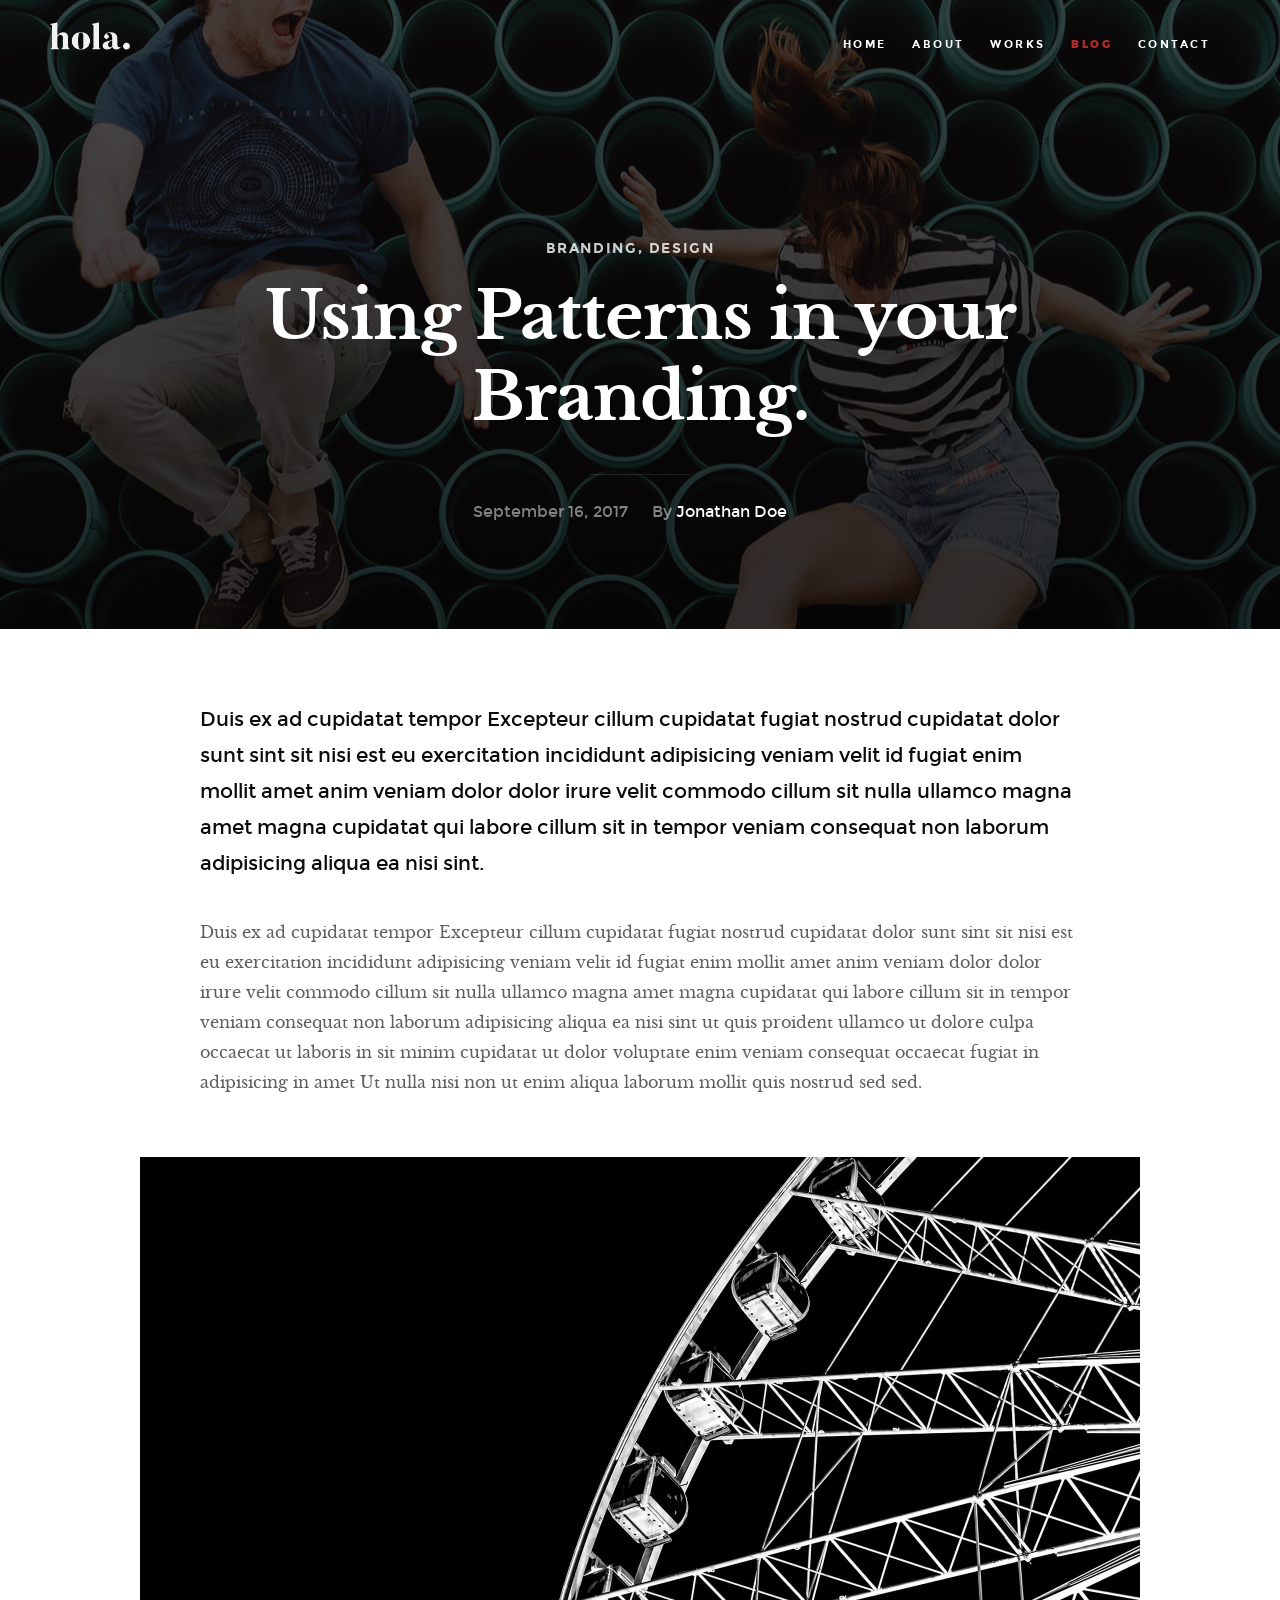
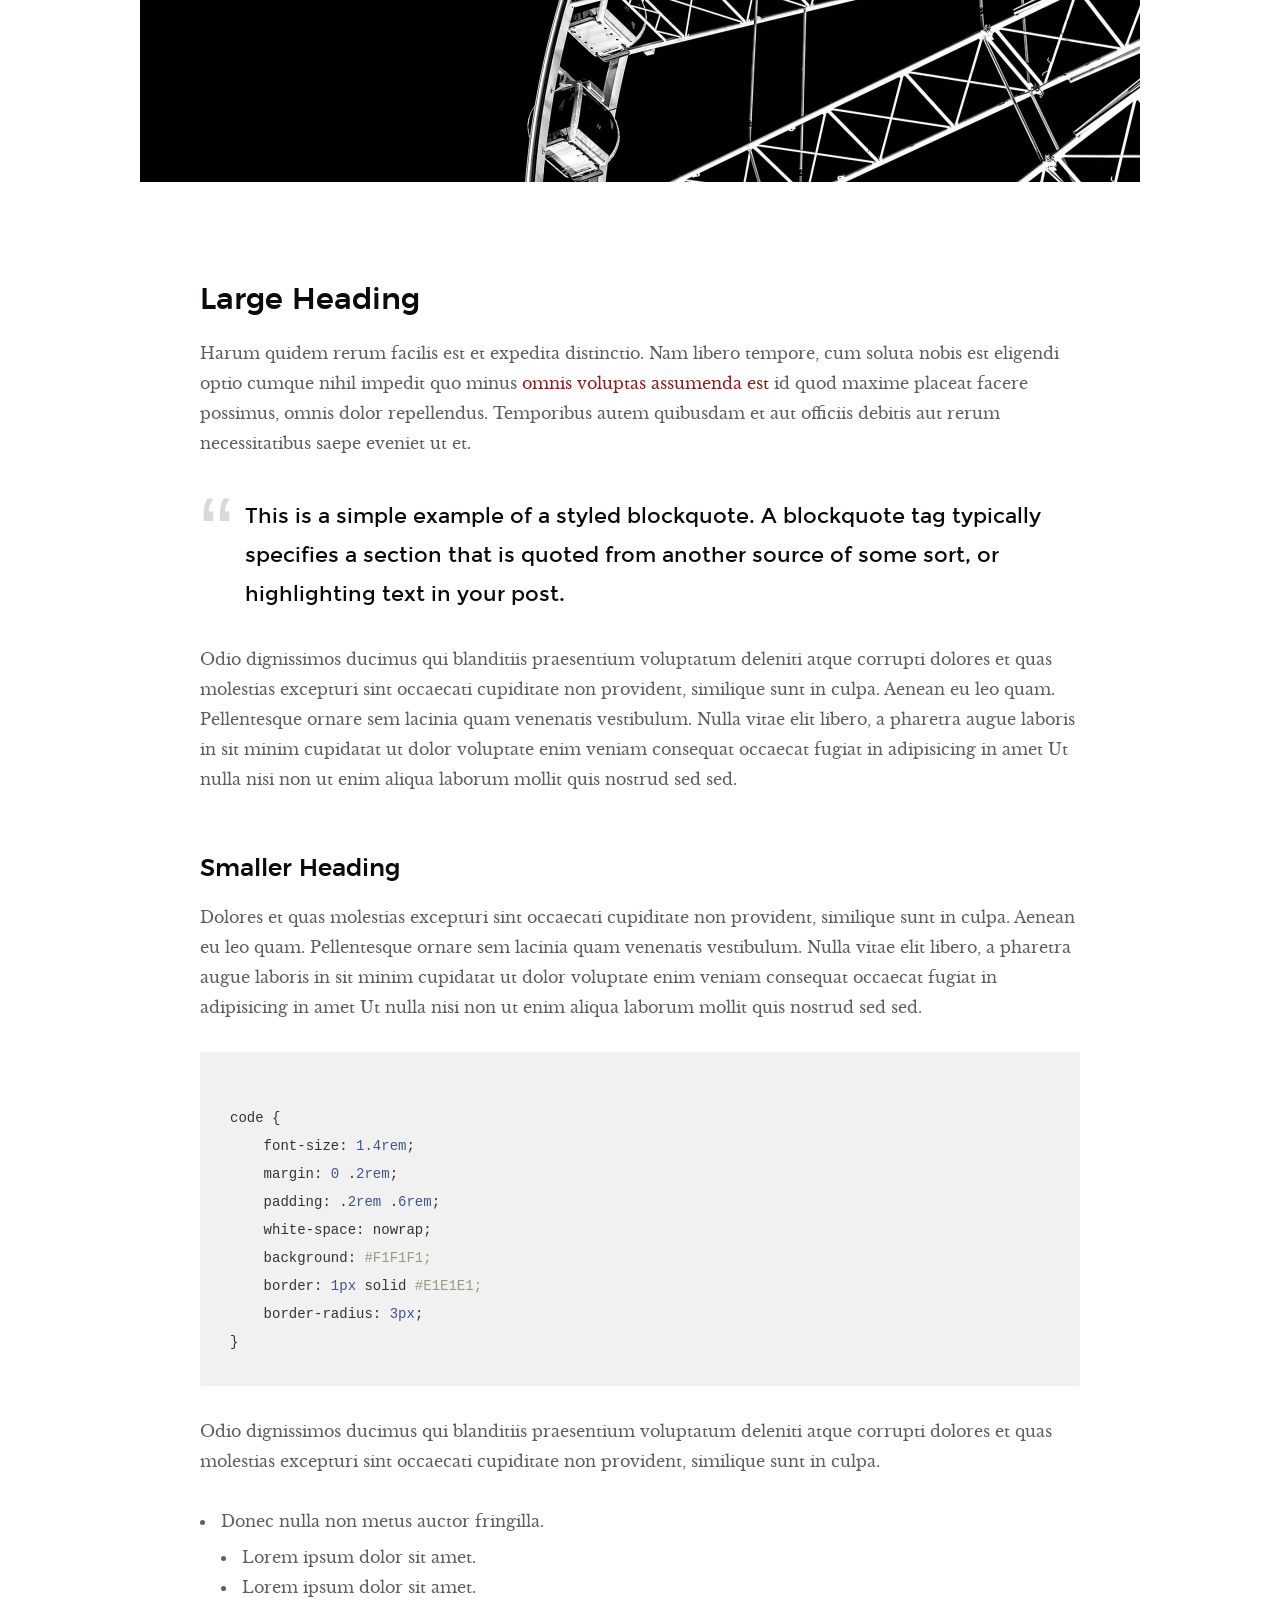
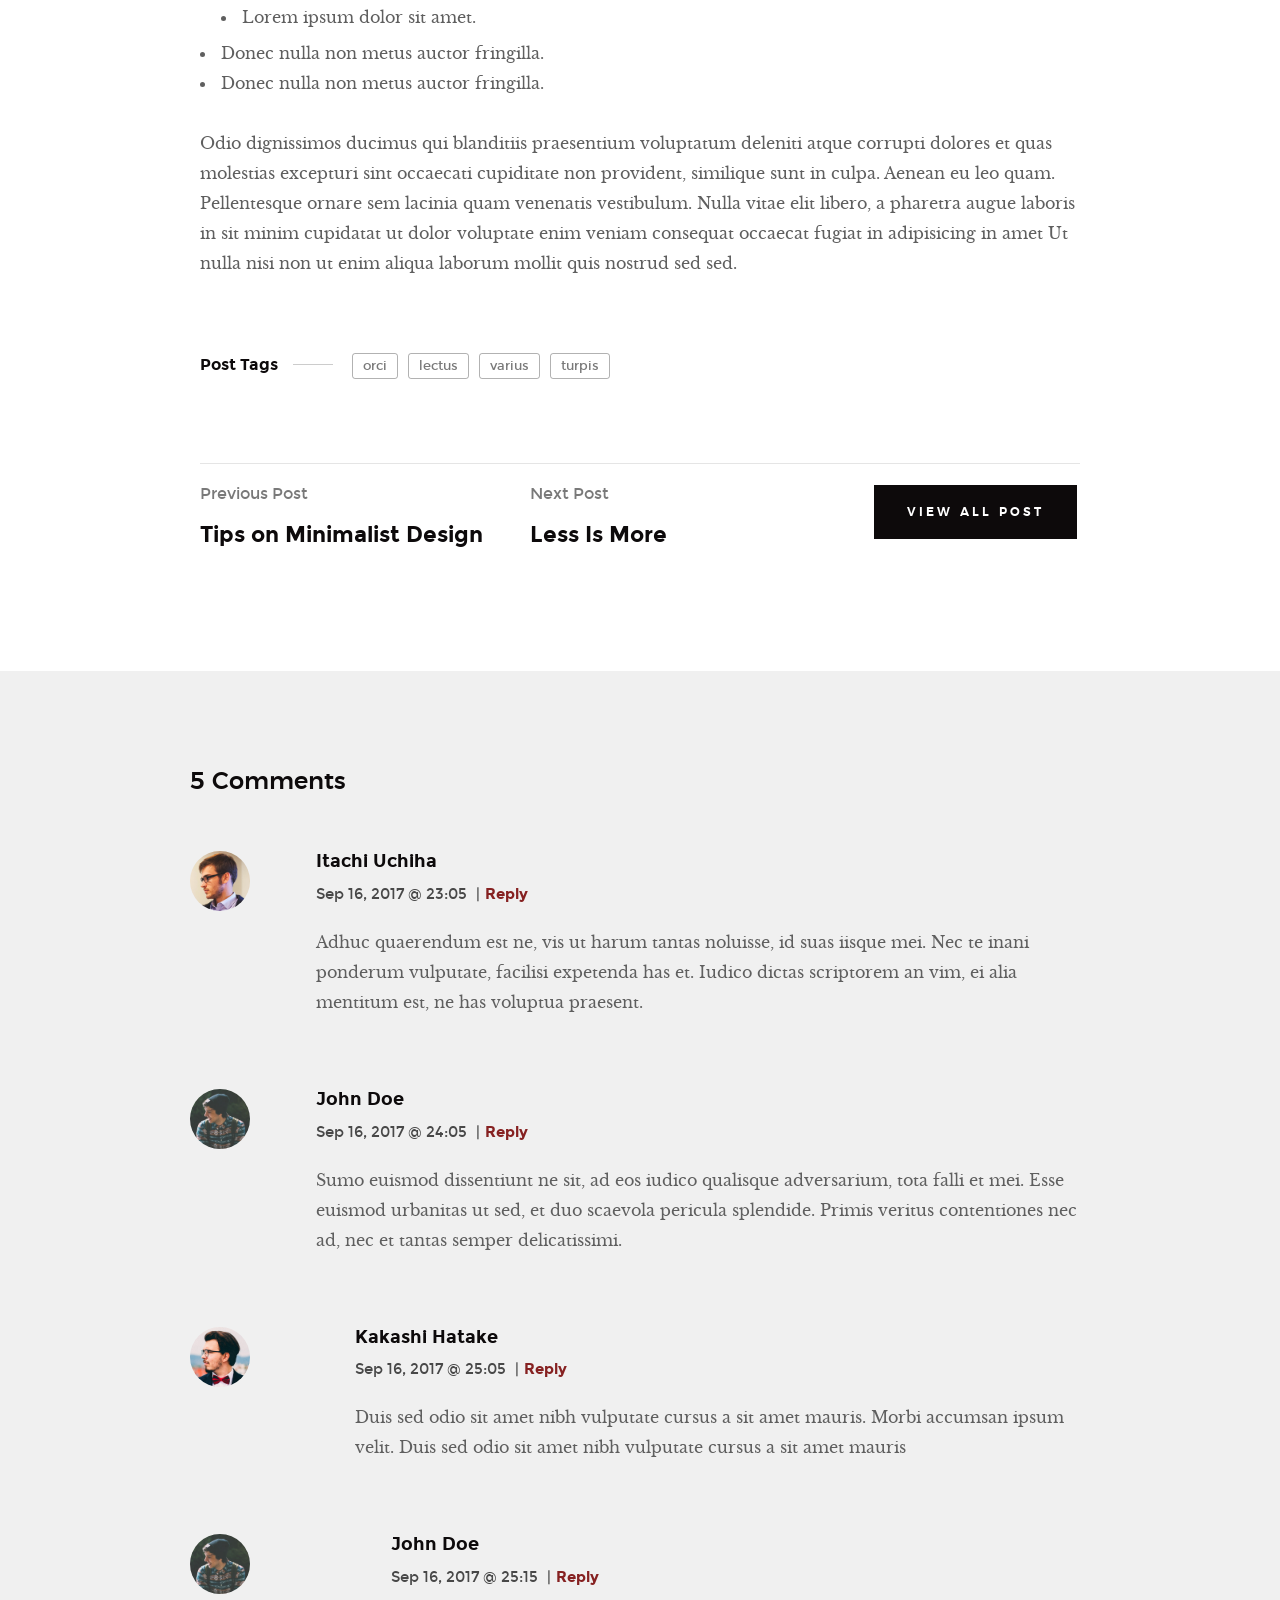
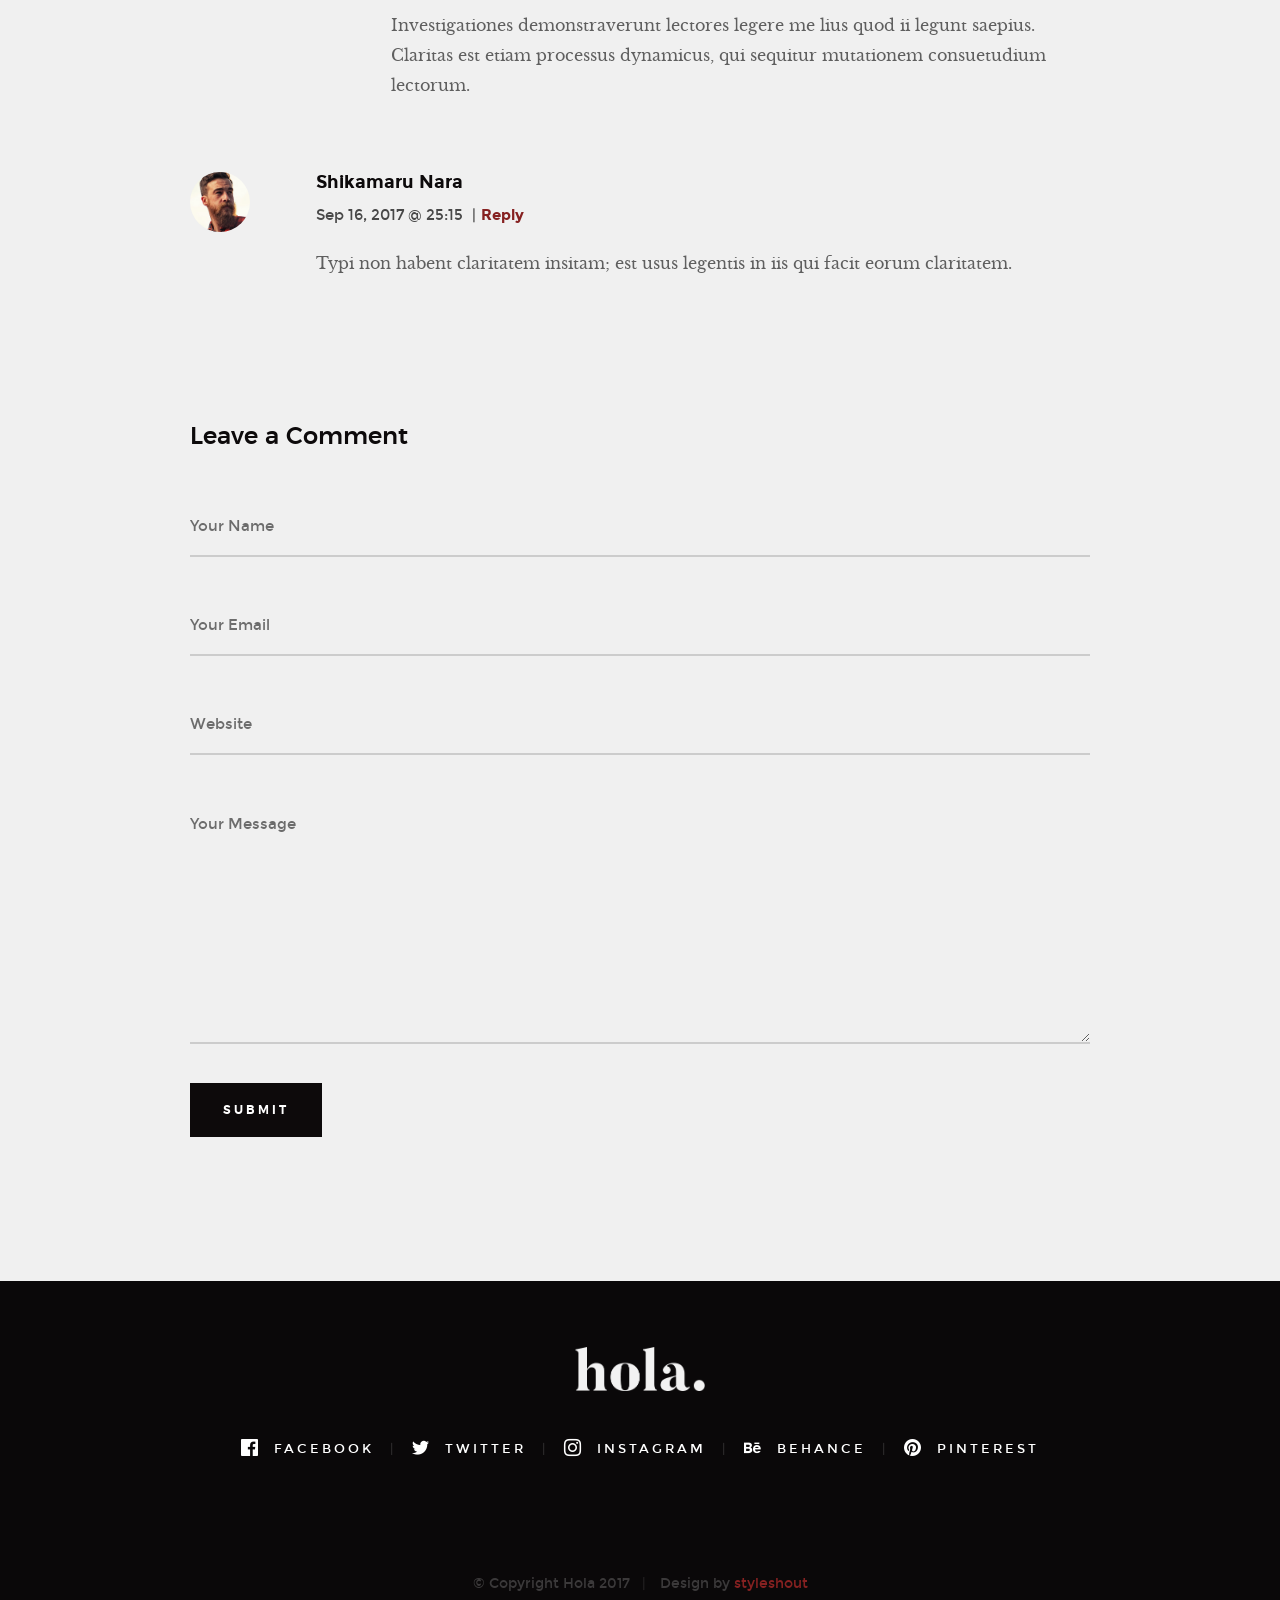
<file: wwwroot/hola-master/blog-single.html>
<!DOCTYPE html>
<!--[if lt IE 9 ]><html class="no-js oldie" lang="en"> <![endif]-->
<!--[if IE 9 ]><html class="no-js oldie ie9" lang="en"> <![endif]-->
<!--[if (gte IE 9)|!(IE)]><!-->
<html class="no-js" lang="en">
<!--<![endif]-->

<head>

    <!--- basic page needs
    ================================================== -->
    <meta charset="utf-8">
    <title>Blog Single - Hola</title>
    <meta name="description" content="">
    <meta name="author" content="">

    <!-- mobile specific metas
    ================================================== -->
    <meta name="viewport" content="width=device-width, initial-scale=1">

    <!-- CSS
    ================================================== -->
    <link rel="stylesheet" href="css/base.css">
    <link rel="stylesheet" href="css/vendor.css">
    <link rel="stylesheet" href="css/main.css">

    <!-- script
    ================================================== -->
    <script src="js/modernizr.js"></script>
    <script src="js/pace.min.js"></script>

    <!-- favicons
    ================================================== -->
    <link rel="shortcut icon" href="ipek_sertel_favicon.ico" type="image/x-icon">
    <link rel="icon" href="ipek_sertel_favicon.ico" type="image/x-icon">

</head>


<body id="top">

    <!-- header
    ================================================== -->
    <header class="s-header">
            
        <div class="header-logo">
            <a class="site-logo" href="index.html"><img src="images/logo.png" alt="Homepage"></a>
        </div>

        <nav class="header-nav-wrap">
            <ul class="header-nav">
                <li><a href="index.html#home" title="home">Home</a></li>
                <li><a href="index.html#about" title="about">About</a></li>
                <li><a href="index.html#works" title="works">Works</a></li>
                <li class="current"><a href="blog.html" title="blog">Blog</a></li>
                <li><a href="index.html#contact" title="contact">Contact</a></li>	
            </ul>
        </nav>

        <a class="header-menu-toggle" href="#0"><span>Menu</span></a>

    </header> <!-- end s-header -->


    <article class="blog-single">

        <!-- page header/blog hero
        ================================================== -->
        <div class="page-header page-header--single page-hero" style="background-image:url(images/blog/blog-bg-02.jpg)">
        
            <div class="row page-header__content narrow">
                <article class="col-full">
                    <div class="page-header__info">
                        <div class="page-header__cat">
                            <a href="#0">Branding</a><a href="#0">Design</a>
                        </div>
                    </div>
                    <h1 class="page-header__title">
                        <a href="#0" title="">
                            Using Patterns in your Branding.
                        </a>
                    </h1>
                    <ul class="page-header__meta">
                        <li class="date">September 16, 2017</li>
                        <li class="author">
                            By
                            <span>Jonathan Doe</span>
                        </li>
                    </ul>
                    
                </article>
            </div>
    
        </div> <!-- end page-header -->

        <div class="row blog-content">
            <div class="col-full blog-content__main">

                <p class="lead">Duis ex ad cupidatat tempor Excepteur cillum cupidatat fugiat nostrud cupidatat dolor sunt sint sit nisi est eu exercitation incididunt adipisicing veniam velit id fugiat enim mollit amet anim veniam dolor dolor irure velit commodo cillum sit nulla ullamco magna amet magna cupidatat qui labore cillum sit in tempor veniam consequat non laborum adipisicing aliqua ea nisi sint.</p>
                
                <p>Duis ex ad cupidatat tempor Excepteur cillum cupidatat fugiat nostrud cupidatat dolor sunt sint sit nisi est eu exercitation incididunt adipisicing veniam velit id fugiat enim mollit amet anim veniam dolor dolor irure velit commodo cillum sit nulla ullamco magna amet magna cupidatat qui labore cillum sit in tempor veniam consequat non laborum adipisicing aliqua ea nisi sint ut quis proident ullamco ut dolore culpa occaecat ut laboris in sit minim cupidatat ut dolor voluptate enim veniam consequat occaecat fugiat in adipisicing in amet Ut nulla nisi non ut enim aliqua laborum mollit quis nostrud sed sed.
                </p>

                <p>
                <img src="images/wheel-1000.jpg" 
                     srcset="images/wheel-2000.jpg 2000w, 
                        images/wheel-1000.jpg 1000w, 
                        images/wheel-500.jpg 500w" 
                     sizes="(max-width: 2000px) 100vw, 2000px" alt="">
                </p>

                <h2>Large Heading</h2>

                <p>Harum quidem rerum facilis est et expedita distinctio. Nam libero tempore, cum soluta nobis est eligendi optio cumque nihil impedit quo minus <a href="http://#">omnis voluptas assumenda est</a> id quod maxime placeat facere possimus, omnis dolor repellendus. Temporibus autem quibusdam et aut officiis debitis aut rerum necessitatibus saepe eveniet ut et.</p>

                <blockquote><p>This is a simple example of a styled blockquote. A blockquote tag typically specifies a section that is quoted from another source of some sort, or highlighting text in your post.</p></blockquote>

                <p>Odio dignissimos ducimus qui blanditiis praesentium voluptatum deleniti atque corrupti dolores et quas molestias excepturi sint occaecati cupiditate non provident, similique sunt in culpa. Aenean eu leo quam. Pellentesque ornare sem lacinia quam venenatis vestibulum. Nulla vitae elit libero, a pharetra augue laboris in sit minim cupidatat ut dolor voluptate enim veniam consequat occaecat fugiat in adipisicing in amet Ut nulla nisi non ut enim aliqua laborum mollit quis nostrud sed sed.</p>

                <h3>Smaller Heading</h3>

                <p>Dolores et quas molestias excepturi sint occaecati cupiditate non provident, similique sunt in culpa. Aenean eu leo quam. Pellentesque ornare sem lacinia quam venenatis vestibulum. Nulla vitae elit libero, a pharetra augue laboris in sit minim cupidatat ut dolor voluptate enim veniam consequat occaecat fugiat in adipisicing in amet Ut nulla nisi non ut enim aliqua laborum mollit quis nostrud sed sed.

<pre><code>
code {
    font-size: 1.4rem;
    margin: 0 .2rem;
    padding: .2rem .6rem;
    white-space: nowrap;
    background: #F1F1F1;
    border: 1px solid #E1E1E1;	
    border-radius: 3px;
}
</code></pre>

                <p>Odio dignissimos ducimus qui blanditiis praesentium voluptatum deleniti atque corrupti dolores et quas molestias excepturi sint occaecati cupiditate non provident, similique sunt in culpa.</p>

                <ul>
                    <li>Donec nulla non metus auctor fringilla.
                        <ul>
                            <li>Lorem ipsum dolor sit amet.</li>
                            <li>Lorem ipsum dolor sit amet.</li>
                            <li>Lorem ipsum dolor sit amet.</li>
                        </ul>
                    </li>
                    <li>Donec nulla non metus auctor fringilla.</li>
                    <li>Donec nulla non metus auctor fringilla.</li>
                </ul>

                <p>Odio dignissimos ducimus qui blanditiis praesentium voluptatum deleniti atque corrupti dolores et quas molestias excepturi sint occaecati cupiditate non provident, similique sunt in culpa. Aenean eu leo quam. Pellentesque ornare sem lacinia quam venenatis vestibulum. Nulla vitae elit libero, a pharetra augue laboris in sit minim cupidatat ut dolor voluptate enim veniam consequat occaecat fugiat in adipisicing in amet Ut nulla nisi non ut enim aliqua laborum mollit quis nostrud sed sed.</p>

                <p class="blog-content__tags">
                    <span>Post Tags</span>

                    <span class="blog-content__tag-list">
                        <a href="#0">orci</a>
                        <a href="#0">lectus</a>
                        <a href="#0">varius</a>
                        <a href="#0">turpis</a>
                    </span>

                </p>

                <div class="blog-content__pagenav">
                    <div class="blog-content__nav">
                        <div class="blog-content__prev">
                            <a href="#0" rel="prev">
                                <span>Previous Post</span>
                                Tips on Minimalist Design 
                            </a>
                        </div>
                        <div class="blog-content__next">
                            <a href="#0" rel="next">
                                <span>Next Post</span>
                                Less Is More 
                            </a>
                        </div>
                    </div>

                    <div class="blog-content__all">
                        <a href="blog.html" class="btn btn--primary">
                            View All Post
                        </a>
                    </div>
                </div>

            </div><!-- end blog-content__main -->
        </div> <!-- end blog-content -->

    </article>


    <!-- comments
    ================================================== -->
    <div class="comments-wrap">

        <div id="comments" class="row">
            <div class="col-full">

               <h3>5 Comments</h3>

               <!-- commentlist -->
               <ol class="commentlist">

                    <li class="depth-1 comment">

                        <div class="comment__avatar">
                            <img width="50" height="50" class="avatar" src="images/avatars/user-01.jpg" alt="">
                        </div>

                        <div class="comment__content">

                            <div class="comment__info">
                                <cite>Itachi Uchiha</cite>

                                <div class="comment__meta">
                                    <time class="comment__time">Sep 16, 2017 @ 23:05</time>
                                    <span class="sep">|</span><a class="reply" href="#">Reply</a>
                                </div>
                            </div>

                            <div class="comment__text">
                            <p>Adhuc quaerendum est ne, vis ut harum tantas noluisse, id suas iisque mei. Nec te inani ponderum vulputate,
                            facilisi expetenda has et. Iudico dictas scriptorem an vim, ei alia mentitum est, ne has voluptua praesent.</p>
                            </div>

                        </div>

                    </li>

                    <li class="thread-alt depth-1 comment">

                        <div class="comment__avatar">
                            <img width="50" height="50" class="avatar" src="images/avatars/user-04.jpg" alt="">
                        </div>

                        <div class="comment__content">

                            <div class="comment__info">
                            <cite>John Doe</cite>

                            <div class="comment__meta">
                                <time class="comment__time">Sep 16, 2017 @ 24:05</time>
                                <span class="sep">|</span><a class="reply" href="#">Reply</a>
                            </div>
                            </div>

                            <div class="comment__text">
                            <p>Sumo euismod dissentiunt ne sit, ad eos iudico qualisque adversarium, tota falli et mei. Esse euismod
                            urbanitas ut sed, et duo scaevola pericula splendide. Primis veritus contentiones nec ad, nec et
                            tantas semper delicatissimi.</p>
                            </div>

                        </div>

                        <ul class="children">

                            <li class="depth-2 comment">

                                <div class="comment__avatar">
                                    <img width="50" height="50" class="avatar" src="images/avatars/user-03.jpg" alt="">
                                </div>

                                <div class="comment__content">

                                    <div class="comment__info">
                                        <cite>Kakashi Hatake</cite>

                                        <div class="comment__meta">
                                            <time class="comment__time">Sep 16, 2017 @ 25:05</time>
                                            <span class="sep">|</span><a class="reply" href="#">Reply</a>
                                        </div>
                                    </div>

                                    <div class="comment__text">
                                        <p>Duis sed odio sit amet nibh vulputate
                                        cursus a sit amet mauris. Morbi accumsan ipsum velit. Duis sed odio sit amet nibh vulputate
                                        cursus a sit amet mauris</p>
                                    </div>

                                </div>

                                <ul class="children">

                                    <li class="depth-3 comment">

                                        <div class="comment__avatar">
                                            <img width="50" height="50" class="avatar" src="images/avatars/user-04.jpg" alt="">
                                        </div>

                                        <div class="comment__content">

                                            <div class="comment__info">
                                            <cite>John Doe</cite>

                                            <div class="comment__meta">
                                                <time class="comment__time">Sep 16, 2017 @ 25:15</time>
                                                <span class="sep">|</span><a class="reply" href="#">Reply</a>
                                            </div>
                                            </div>

                                            <div class="comment__text">
                                            <p>Investigationes demonstraverunt lectores legere me lius quod ii legunt saepius. Claritas est
                                            etiam processus dynamicus, qui sequitur mutationem consuetudium lectorum.</p>
                                            </div>

                                        </div>

                                    </li>

                                </ul>

                            </li>

                        </ul>

                    </li>

                    <li class="depth-1 comment">

                        <div class="comment__avatar">
                            <img width="50" height="50" class="avatar" src="images/avatars/user-02.jpg" alt="">
                        </div>

                        <div class="comment__content">

                            <div class="comment__info">
                            <cite>Shikamaru Nara</cite>

                            <div class="comment__meta">
                                <time class="comment-time">Sep 16, 2017 @ 25:15</time>
                                <span class="sep">|</span><a class="reply" href="#">Reply</a>
                            </div>
                            </div>

                            <div class="comment__text">
                            <p>Typi non habent claritatem insitam; est usus legentis in iis qui facit eorum claritatem.</p>
                            </div>

                        </div>

                    </li>

                </ol> <!-- Commentlist End -->	

               <!-- respond -->
               <div class="respond">

                    <h3>Leave a Comment</h3>

                    <form name="contactForm" id="contactForm" method="post" action="">
                        <fieldset>

                        <div class="form-field">
                                <input name="cName" type="text" id="cName" class="full-width" placeholder="Your Name" value="">
                        </div>

                        <div class="form-field">
                                <input name="cEmail" type="text" id="cEmail" class="full-width" placeholder="Your Email" value="">
                        </div>

                        <div class="form-field">
                                <input name="cWebsite" type="text" id="cWebsite" class="full-width" placeholder="Website" value="">
                        </div>

                        <div class="message form-field">
                            <textarea name="cMessage" id="cMessage" class="full-width" placeholder="Your Message"></textarea>
                        </div>

                        <button type="submit" class="submit btn--primary">Submit</button>

                        </fieldset>
                    </form> <!-- Form End -->

                </div> <!-- Respond End -->

            </div> <!-- end col-full -->
        </div> <!-- end row comments -->
    </div> <!-- end comments-wrap -->


    <!-- footer
    ================================================== -->
    <footer>
            <div class="row">
                <div class="col-full">
    
                    <div class="footer-logo">
                        <a class="footer-site-logo" href="#0"><img src="images/logo.png" alt="Homepage"></a>
                    </div>
    
                    <ul class="footer-social">
                        <li><a href="#0">
                            <i class="im im-facebook" aria-hidden="true"></i>
                            <span>Facebook</span>
                        </a></li>
                        <li><a href="#0">
                            <i class="im im-twitter" aria-hidden="true"></i>
                            <span>Twitter</span>
                        </a></li>
                        <li><a href="#0">
                            <i class="im im-instagram" aria-hidden="true"></i>
                            <span>Instagram</span>
                        </a></li>
                        <li><a href="#0">
                            <i class="im im-behance" aria-hidden="true"></i>
                            <span>Behance</span>
                        </a></li>
                        <li><a href="#0">
                            <i class="im im-pinterest" aria-hidden="true"></i>
                            <span>Pinterest</span>
                        </a></li>
                    </ul>
                        
                </div>
            </div>
    
            <div class="row footer-bottom">
    
                <div class="col-twelve">
                    <div class="copyright">
                        <span>© Copyright Hola 2017</span> 
                        <span>Design by <a href="https://www.styleshout.com/">styleshout</a></span>	
                    </div>
    
                    <div class="go-top">
                    <a class="smoothscroll" title="Back to Top" href="#top"><i class="im im-arrow-up" aria-hidden="true"></i></a>
                    </div>
                </div>
    
            </div> <!-- end footer-bottom -->
    
        </footer> <!-- end footer -->
    
    
        <div id="preloader"> 
            <div id="loader"></div>
        </div>
    
    
        <!-- Java Script
        ================================================== -->
        <script src="js/jquery-3.2.1.min.js"></script>
        <script src="js/plugins.js"></script>
        <script src="js/main.js"></script>

</body>

</html>
</file>
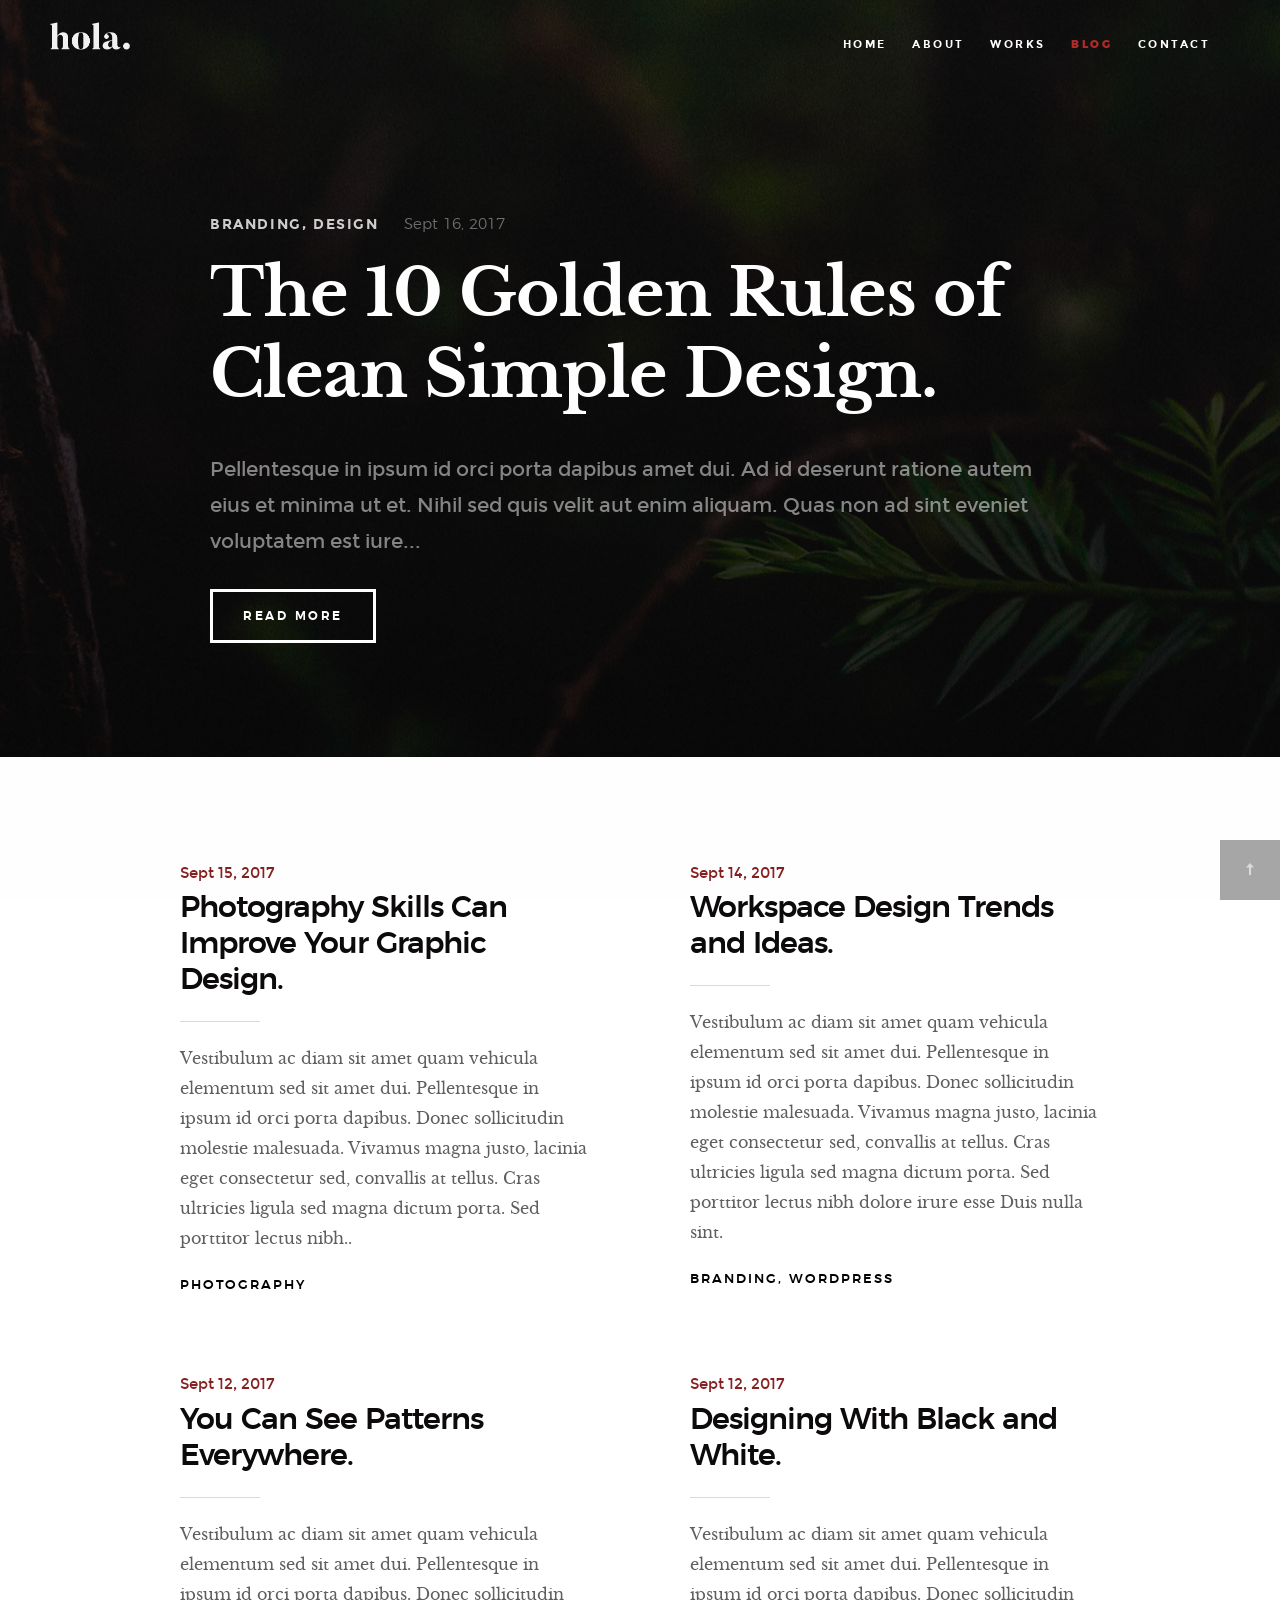
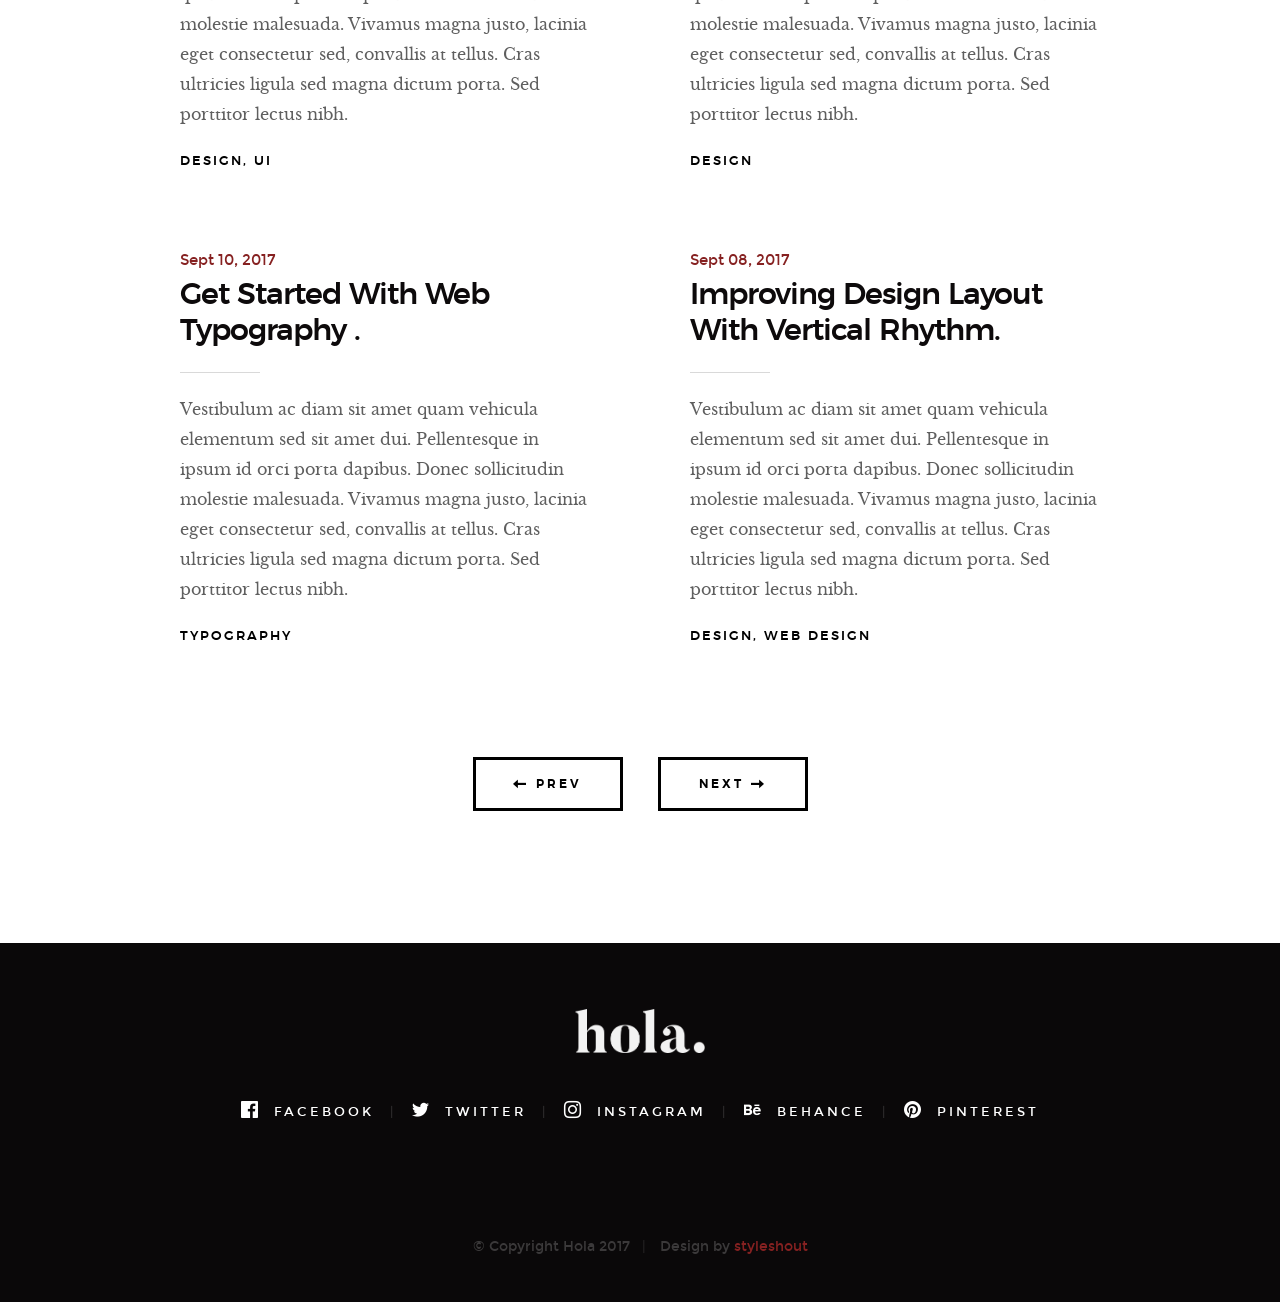
<file: wwwroot/hola-master/blog.html>
<!DOCTYPE html>
<!--[if lt IE 9 ]><html class="no-js oldie" lang="en"> <![endif]-->
<!--[if IE 9 ]><html class="no-js oldie ie9" lang="en"> <![endif]-->
<!--[if (gte IE 9)|!(IE)]><!-->
<html class="no-js" lang="en">
<!--<![endif]-->

<head>

    <!--- basic page needs
    ================================================== -->
    <meta charset="utf-8">
    <title>Blog - Hola</title>
    <meta name="description" content="">
    <meta name="author" content="">

    <!-- mobile specific metas
    ================================================== -->
    <meta name="viewport" content="width=device-width, initial-scale=1">

    <!-- CSS
    ================================================== -->
    <link rel="stylesheet" href="css/base.css">
    <link rel="stylesheet" href="css/vendor.css">
    <link rel="stylesheet" href="css/main.css">

    <!-- script
    ================================================== -->
    <script src="js/modernizr.js"></script>
    <script src="js/pace.min.js"></script>

    <!-- favicons
    ================================================== -->
    <link rel="shortcut icon" href="~/hola-master/ipek_sertel_favicon.ico" type="image/x-icon">
    <link rel="icon" href="~/hola-master/ipek_sertel_favicon.ico" type="image/x-icon">

</head>


<body id="top">

    <!-- header
    ================================================== -->
    <header class="s-header">

        <div class="header-logo">
            <a class="site-logo" href="index.html"><img src="images/logo.png" alt="Homepage"></a>
        </div>

        <nav class="header-nav-wrap">
            <ul class="header-nav">
                <li><a href="index.html#home" title="home">Home</a></li>
                <li><a href="index.html#about" title="about">About</a></li>
                <li><a href="index.html#works" title="works">Works</a></li>
                <li class="current"><a href="blog.html" title="blog">Blog</a></li>
                <li><a href="index.html#contact" title="contact">Contact</a></li>	
            </ul>
        </nav>

        <a class="header-menu-toggle" href="#0"><span>Menu</span></a>

    </header> <!-- end s-header -->


    <!-- page header
    ================================================== -->
    <section class="page-header page-hero" style="background-image:url(images/blog/blog-bg-01.jpg)">

        <div class="row page-header__content">
            <article class="col-full">

                <div class="page-header__info">
                    <div class="page-header__cat">
                        <a href="#0">Branding</a><a href="#0">Design</a>
                    </div>
                    <div class="page-header__date">
                        Sept 16, 2017
                    </div>
                </div>
                
                <h1 class="page-header__title">
                    <a href="#0" title="">
                        The 10 Golden Rules of Clean Simple Design.
                    </a>
                </h1>
                <p>Pellentesque in ipsum id orci porta dapibus amet dui. Ad id deserunt ratione autem eius et minima ut et. Nihil sed quis velit aut enim aliquam. Quas non ad sint eveniet voluptatem est iure...</p>
                <p>
                    <a href="#0" class="btn btn--stroke page-header__btn">Read More</a>
                </p>
            </article>
        </div>

    </section> <!-- end page-header -->


    <!-- blog
    ================================================== -->
    <section class="blog-content-wrap">

        <div class="row blog-content">
            <div class="col-full">

                <div class="blog-list block-1-2 block-tab-full">

                    <article class="col-block">
                        
                        <div class="blog-date">
                            <a href="blog-single.html">Sept 15, 2017</a>
                        </div>  
                        
                        <h2 class="h01"><a href="blog-single.html">Photography Skills Can Improve Your Graphic Design.</a></h2>
                        <p>
                        Vestibulum ac diam sit amet quam vehicula elementum sed sit amet dui. Pellentesque in ipsum id orci porta dapibus. Donec sollicitudin molestie malesuada. Vivamus magna justo, lacinia eget consectetur sed, convallis at tellus. Cras ultricies ligula sed magna dictum porta. Sed porttitor lectus nibh..
                        </p>

                        <div class="blog-cat">
                            <a href="blog.html">Photography</a>
                        </div>

                    </article>

                    <article class="col-block">
                        
                        <div class="blog-date">
                            <a href="blog-single.html">Sept 14, 2017</a>
                        </div>

                        <h2 class="h01"><a href="blog-single.html">Workspace Design Trends and Ideas.</a></h2>
                        <p>
                        Vestibulum ac diam sit amet quam vehicula elementum sed sit amet dui. Pellentesque in ipsum id orci porta dapibus. Donec sollicitudin molestie malesuada. Vivamus magna justo, lacinia eget consectetur sed, convallis at tellus. Cras ultricies ligula sed magna dictum porta. Sed porttitor lectus nibh dolore irure esse Duis nulla sint.
                        </p>

                        <div class="blog-cat">
                            <a href="blog.html">Branding</a><a href="blog.html">Wordpress</a>
                        </div>
                    </article>

                    <article class="col-block">
                        
                        <div class="blog-date">
                            <a href="blog-single.html">Sept 12, 2017</a>
                        </div>    
                        <h2 class="h01"><a href="blog-single.html">You Can See Patterns Everywhere.</a></h2>
                        <p>
                        Vestibulum ac diam sit amet quam vehicula elementum sed sit amet dui. Pellentesque in ipsum id orci porta dapibus. Donec sollicitudin molestie malesuada. Vivamus magna justo, lacinia eget consectetur sed, convallis at tellus. Cras ultricies ligula sed magna dictum porta. Sed porttitor lectus nibh.
                        </p>

                        <div class="blog-cat">
                            <a href="blog.html">Design</a><a href="blog.html">UI</a>
                        </div>
                    </article>

                    <article class="col-block">
                        
                        <div class="blog-date">
                            <a href="blog-single.html">Sept 12, 2017</a>
                        </div>
                        <h2 class="h01"><a href="blog-single.html">Designing With Black and White.</a></h2>
                        <p>
                        Vestibulum ac diam sit amet quam vehicula elementum sed sit amet dui. Pellentesque in ipsum id orci porta dapibus. Donec sollicitudin molestie malesuada. Vivamus magna justo, lacinia eget consectetur sed, convallis at tellus. Cras ultricies ligula sed magna dictum porta. Sed porttitor lectus nibh.
                        </p>

                        <div class="blog-cat">
                            <a href="blog.html">Design</a>
                        </div>
                    </article>

                    <article class="col-block">
                        <div class="blog-date">
                            <a href="blog-single.html">Sept 10, 2017</a>
                        </div>
                        <h2 class="h01"><a href="blog-single.html">Get Started With Web Typography .</a></h2>
                        <p>
                        Vestibulum ac diam sit amet quam vehicula elementum sed sit amet dui. Pellentesque in ipsum id orci porta dapibus. Donec sollicitudin molestie malesuada. Vivamus magna justo, lacinia eget consectetur sed, convallis at tellus. Cras ultricies ligula sed magna dictum porta. Sed porttitor lectus nibh.
                        </p>

                        <div class="blog-cat">
                            <a href="blog.html">Typography</a>
                        </div>
                    </article>

                    <article class="col-block">
                        
                        <div class="blog-date">
                            <a href="blog-single.html">Sept 08, 2017</a>
                        </div>
                        <h2 class="h01"><a href="blog-single.html">Improving Design Layout With Vertical Rhythm.</a></h2>
                        <p>
                        Vestibulum ac diam sit amet quam vehicula elementum sed sit amet dui. Pellentesque in ipsum id orci porta dapibus. Donec sollicitudin molestie malesuada. Vivamus magna justo, lacinia eget consectetur sed, convallis at tellus. Cras ultricies ligula sed magna dictum porta. Sed porttitor lectus nibh.
                        </p>

                        <div class="blog-cat">
                            <a href="blog.html">Design</a><a href="#0">Web Design</a>
                        </div>
                    </article>

                </div> <!-- end blog-list -->

            </div> <!-- end col-full -->
        </div> <!-- end blog-content -->

        <div class="row blog-entries-nav">
            <div class="col-full">
                <a href="#0" class="btn btn--stroke">
                    <i class="im im-arrow-left"></i>
                    Prev
                </a>
                <a href="#0" class="btn btn--stroke">
                    Next
                    <i class="im im-arrow-right"></i>
                </a>
            </div>
        </div>

    </section> <!-- end blog-content-wrap -->


    <!-- footer
    ================================================== -->
    <footer>
        <div class="row">
            <div class="col-full">

                <div class="footer-logo">
                    <a class="footer-site-logo" href="#0"><img src="images/logo.png" alt="Homepage"></a>
                </div>

                <ul class="footer-social">
                    <li><a href="#0">
                        <i class="im im-facebook" aria-hidden="true"></i>
                        <span>Facebook</span>
                    </a></li>
                    <li><a href="#0">
                        <i class="im im-twitter" aria-hidden="true"></i>
                        <span>Twitter</span>
                    </a></li>
                    <li><a href="#0">
                        <i class="im im-instagram" aria-hidden="true"></i>
                        <span>Instagram</span>
                    </a></li>
                    <li><a href="#0">
                        <i class="im im-behance" aria-hidden="true"></i>
                        <span>Behance</span>
                    </a></li>
                    <li><a href="#0">
                        <i class="im im-pinterest" aria-hidden="true"></i>
                        <span>Pinterest</span>
                    </a></li>
                </ul>
                    
            </div>
        </div>

        <div class="row footer-bottom">

            <div class="col-twelve">
                <div class="copyright">
                    <span>© Copyright Hola 2017</span> 
                    <span>Design by <a href="https://www.styleshout.com/">styleshout</a></span>	
                </div>

                <div class="go-top">
                <a class="smoothscroll" title="Back to Top" href="#top"><i class="im im-arrow-up" aria-hidden="true"></i></a>
                </div>
            </div>

        </div> <!-- end footer-bottom -->

    </footer> <!-- end footer -->


    <div id="preloader"> 
        <div id="loader"></div>
    </div>


    <!-- Java Script
    ================================================== -->
    <script src="js/jquery-3.2.1.min.js"></script>
    <script src="js/plugins.js"></script>
    <script src="js/main.js"></script>

</body>

</html>
</file>
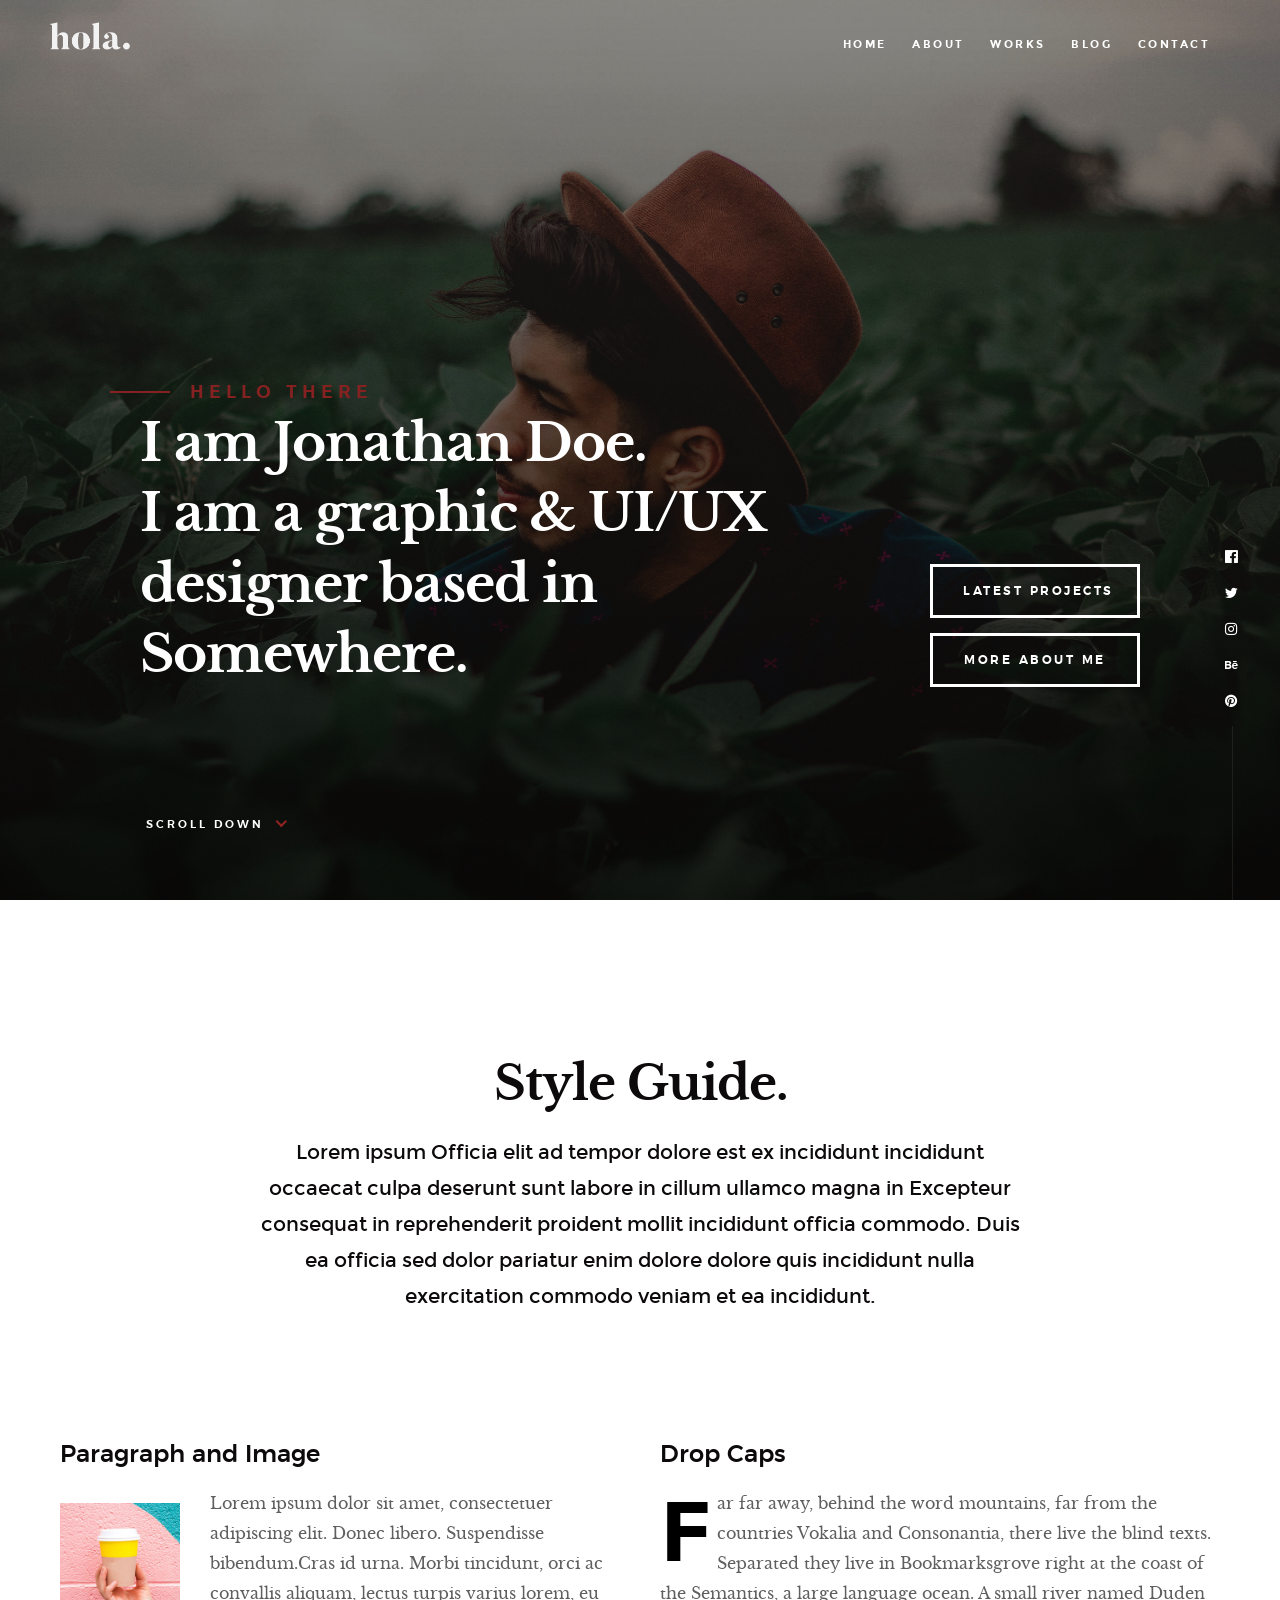
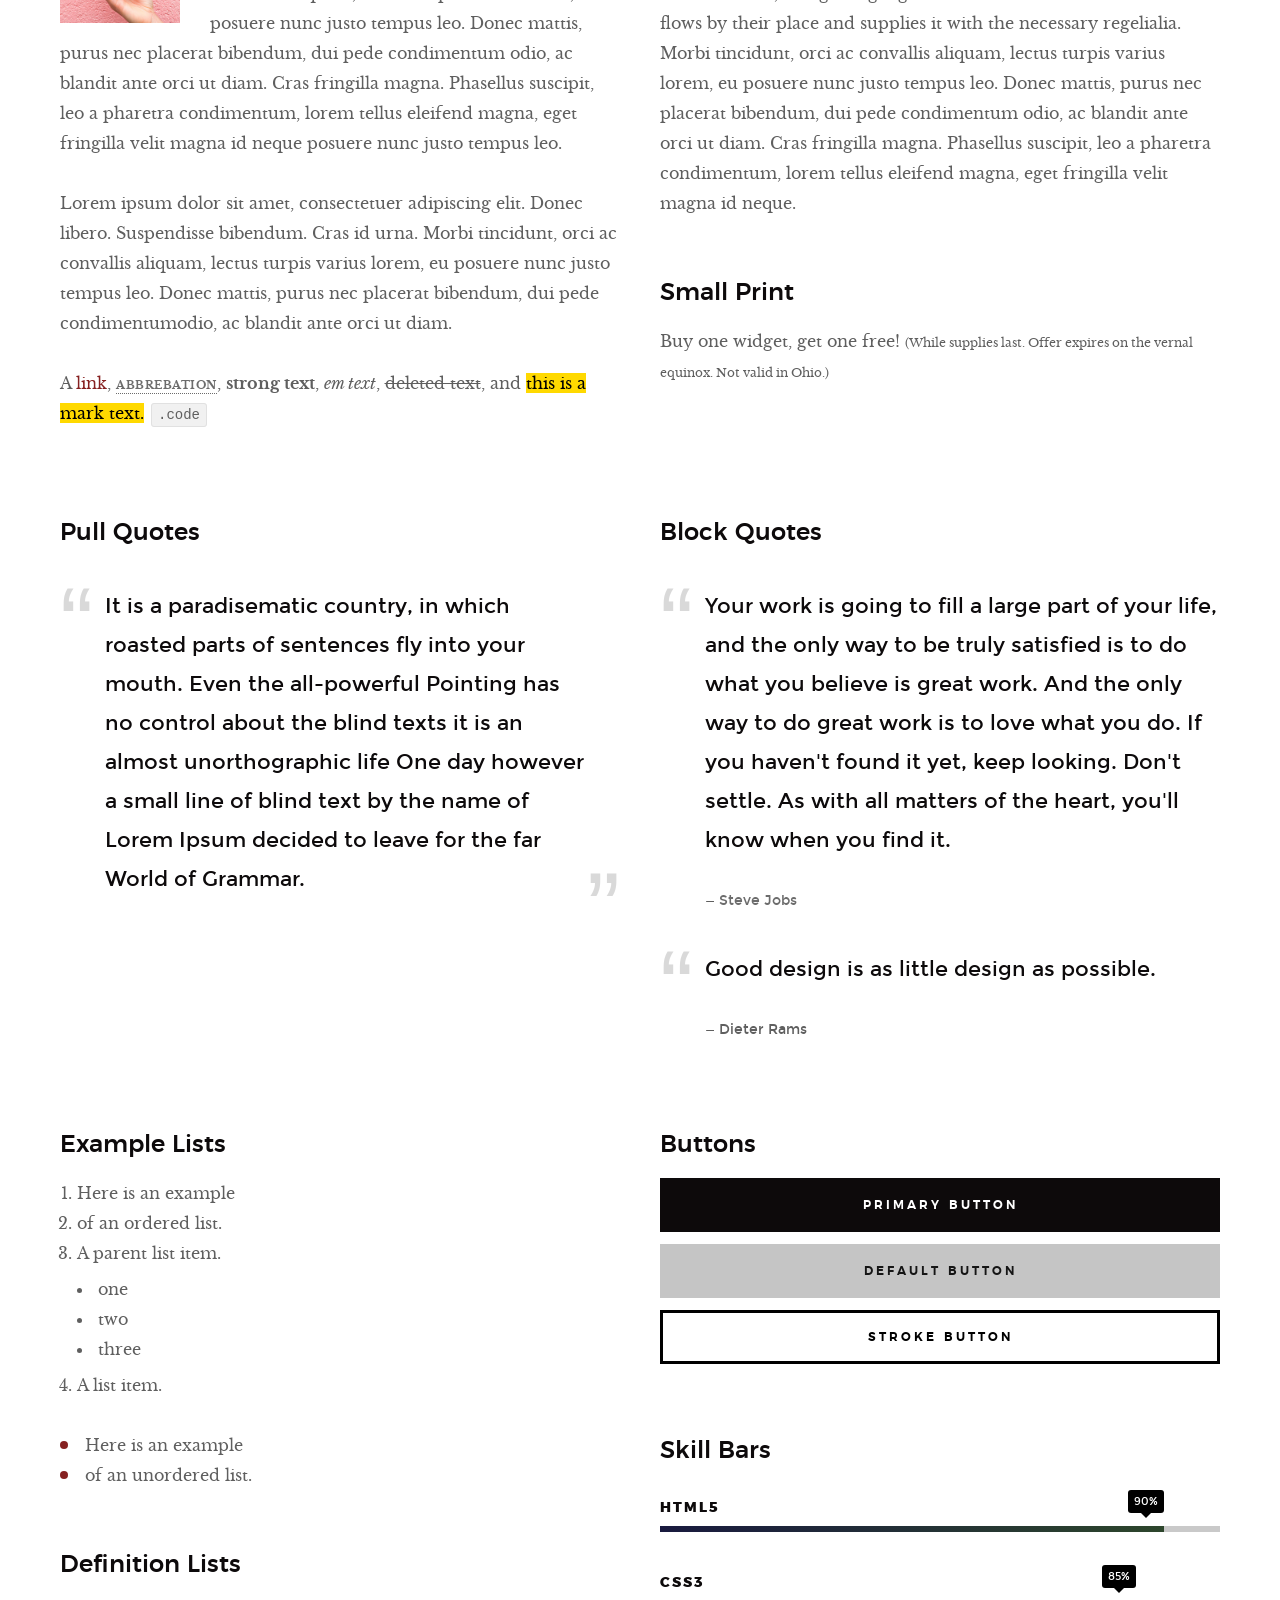
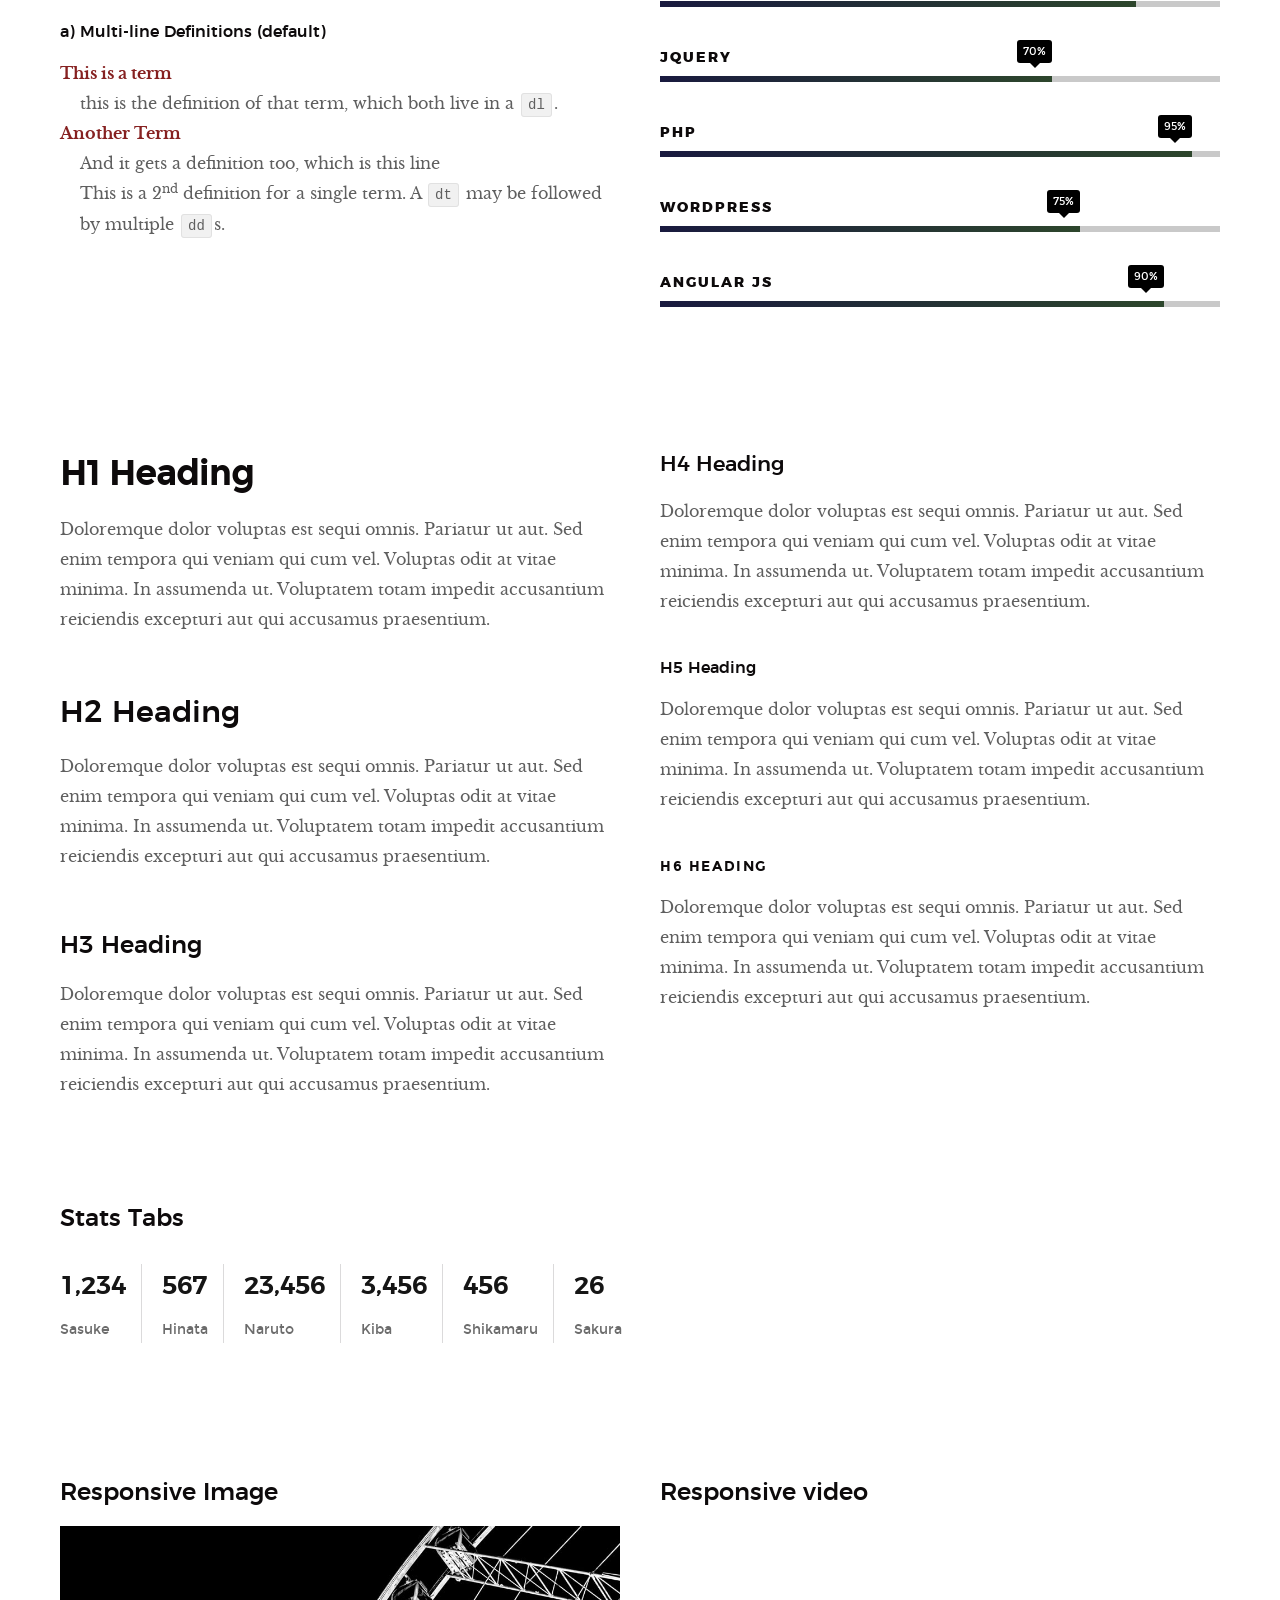
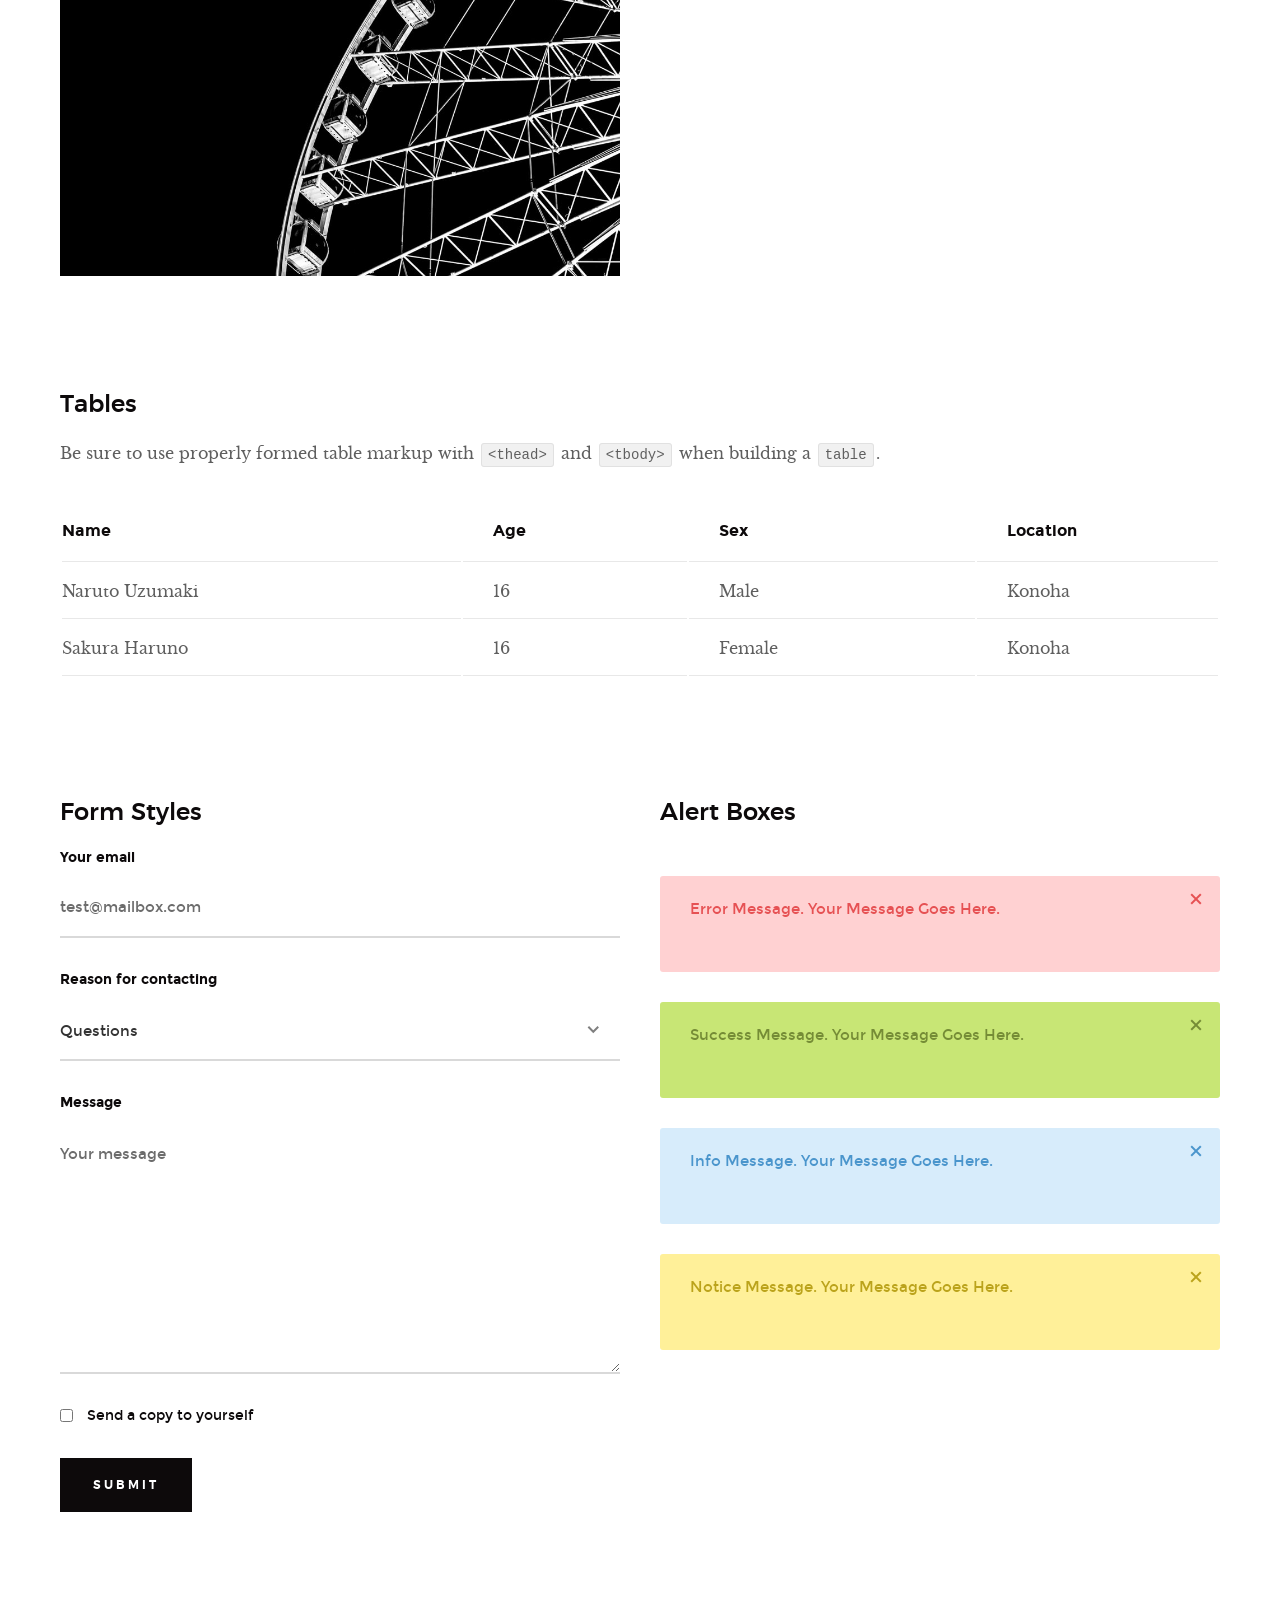
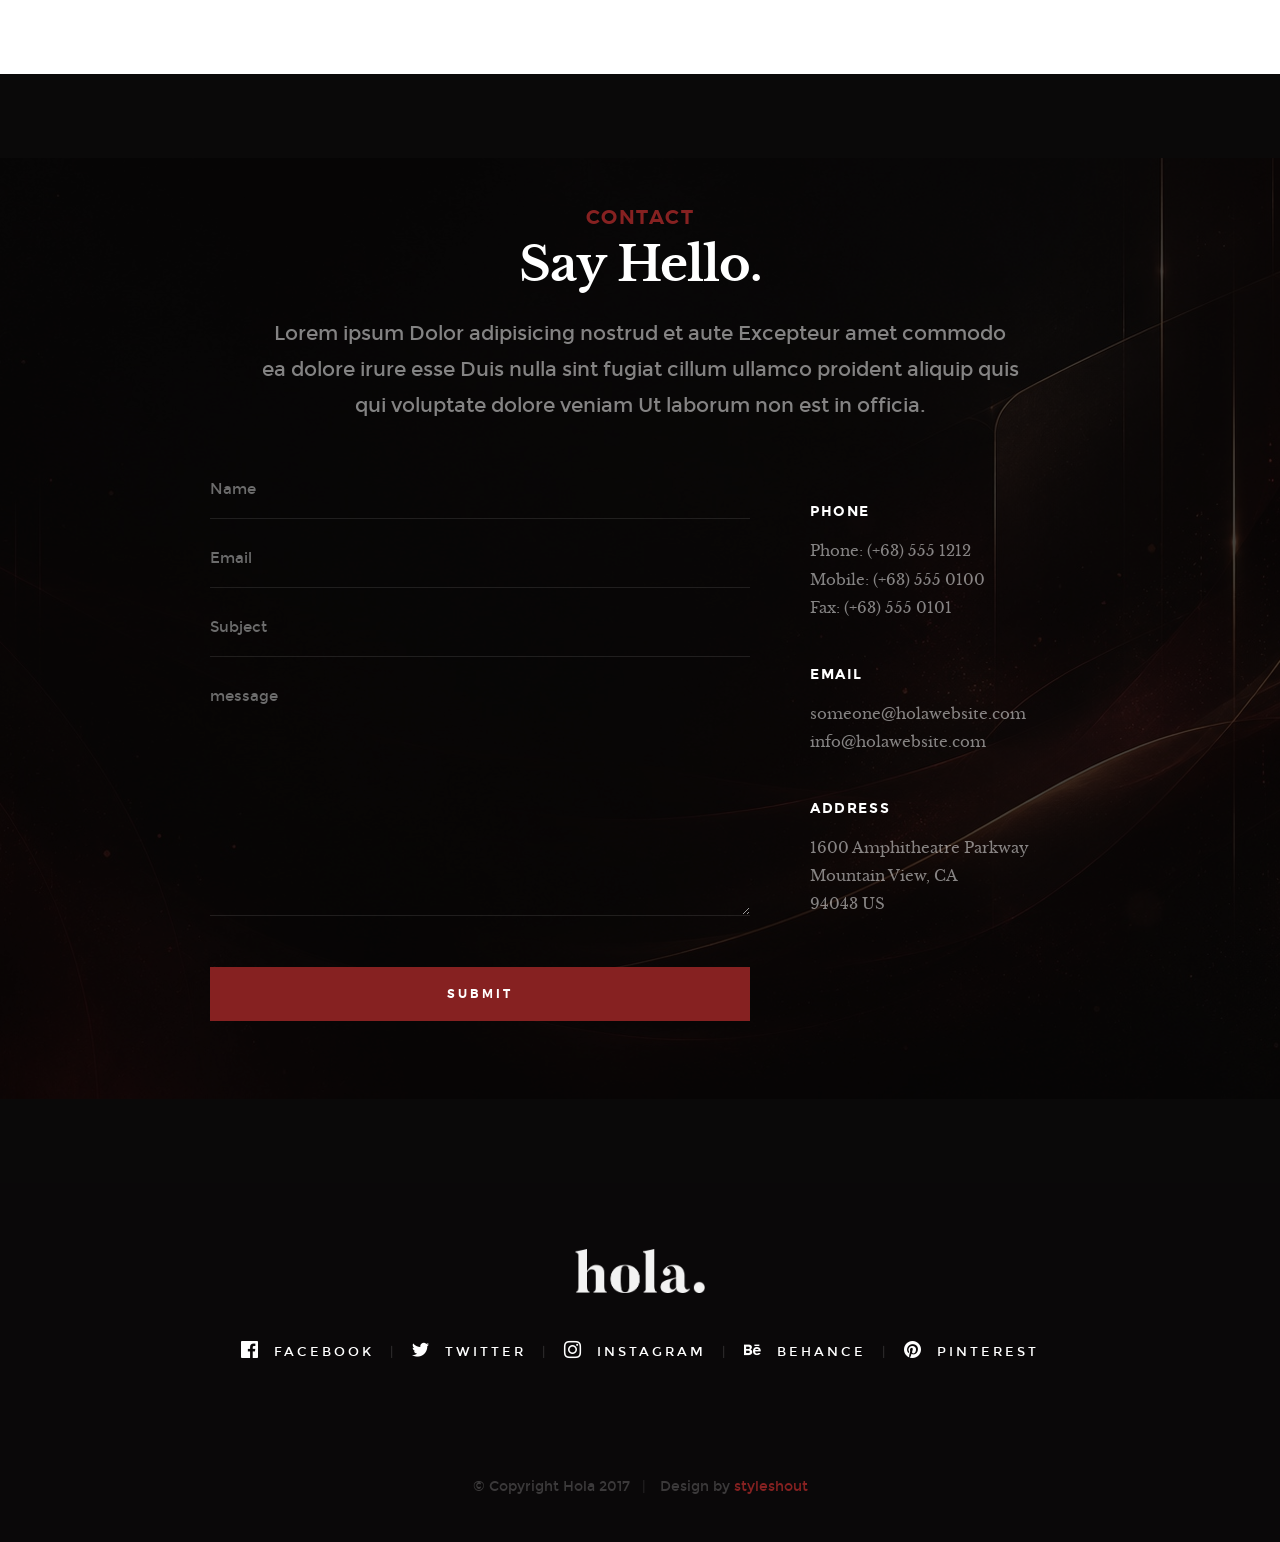
<file: wwwroot/hola-master/styles.html>
<!DOCTYPE html>
<!--[if lt IE 9 ]><html class="no-js oldie" lang="en"> <![endif]-->
<!--[if IE 9 ]><html class="no-js oldie ie9" lang="en"> <![endif]-->
<!--[if (gte IE 9)|!(IE)]><!-->
<html class="no-js" lang="en">
<!--<![endif]-->

<head>

    <!--- basic page needs
   ================================================== -->
    <meta charset="utf-8">
    <title>Style Guide - Hola</title>
    <meta name="description" content="">
    <meta name="author" content="">

    <!-- mobile specific metas
   ================================================== -->
    <meta name="viewport" content="width=device-width, initial-scale=1">

    <!-- CSS
   ================================================== -->
    <link rel="stylesheet" href="css/base.css">
    <link rel="stylesheet" href="css/vendor.css">
    <link rel="stylesheet" href="css/main.css">

    <style type="text/css" media="screen">
        .s-styles { 
             background: white;
              padding-top: 15rem;
              padding-bottom: 12rem;
        }
     </style> 

    <!-- script
   ================================================== -->
    <script src="js/modernizr.js"></script>
    <script src="js/pace.min.js"></script>

    <!-- favicons
	================================================== -->
    <link rel="shortcut icon" href="favicon.ico" type="image/x-icon">
    <link rel="icon" href="favicon.ico" type="image/x-icon">

</head>

<body id="top">

    <!-- header
    ================================================== -->
    <header class="s-header">

        <div class="header-logo">
            <a class="site-logo" href="index.html"><img src="images/logo.png" alt="Homepage"></a>
        </div>

        <nav class="header-nav-wrap">
            <ul class="header-nav">
                <li><a href="index.html#home" title="home">Home</a></li>
                <li><a href="index.html#about" title="about">About</a></li>
                <li><a href="index.html#works" title="works">Works</a></li>
                <li class="current"><a href="blog.html" title="blog">Blog</a></li>
                <li><a href="index.html#contact" title="contact">Contact</a></li>	
            </ul>
        </nav>

        <a class="header-menu-toggle" href="#0"><span>Menu</span></a>

   </header> <!-- end s-header -->


   <!-- home
   ================================================== -->
   <section id="home" class="s-home page-hero target-section" data-parallax="scroll" data-image-src="images/hero-bg.jpg" data-natural-width=3000 data-natural-height=2000 data-position-y=center>
    
        <div class="overlay"></div>
        <div class="shadow-overlay"></div>

        <div class="home-content">

            <div class="row home-content__main">

                <h3>Hello There</h3>

                <h1>
                    I am Jonathan Doe. <br>
                    I am a graphic & UI/UX <br>
                    designer based in Somewhere.
                </h1>

                <div class="home-content__buttons">
                    <a href="index.html#works" class="btn btn--stroke">
                        Latest Projects
                    </a>
                    <a href="index.html#about" class="btn btn--stroke">
                        More About Me
                    </a>
                </div>

                <div class="home-content__scroll">
                    <a href="#styles" class="smoothscroll scroll-link">
                        <span>Scroll Down</span>
                    </a>
                </div>

            </div>

        </div> <!-- end home-content -->

        <ul class="home-social">
            <li>
                <a href="#"><i class="im im-facebook" aria-hidden="true"></i><span>Facebook</span></a>
            </li>
            <li>
                <a href="#"><i class="im im-twitter" aria-hidden="true"></i><span>Twiiter</span></a>
            </li>
            <li>
                <a href="#"><i class="im im-instagram" aria-hidden="true"></i><span>Instagram</span></a>
            </li>
            <li>
                <a href="#"><i class="im im-behance" aria-hidden="true"></i><span>Behance</span></a>
            </li>
            <li>
                <a href="#"><i class="im im-pinterest" aria-hidden="true"></i><span>Pinterest</span></a>
            </li>
        </ul> 
        <!-- end home-social -->

    </section> <!-- end s-home -->


    <!-- styles
    ================================================== -->
    <section id="styles" class="s-styles">
    
        <div class="row narrow section-intro add-bottom text-center">

            <div class="col-twelve tab-full">

                <h1>Style Guide.</h1>

                <p class="lead">Lorem ipsum Officia elit ad tempor dolore est ex incididunt incididunt occaecat culpa deserunt sunt labore in cillum ullamco magna in Excepteur consequat in reprehenderit proident mollit incididunt officia commodo.
                Duis ea officia sed dolor pariatur enim dolore dolore quis incididunt nulla exercitation commodo veniam et ea incididunt.</p>

            </div>

        </div>

        <div class="row">

            <div class="col-six tab-full">

                <h3>Paragraph and Image</h3>

                <p><a href="#"><img width="120" height="120" class="pull-left" alt="sample-image" src="images/sample-image.jpg"></a>
                Lorem ipsum dolor sit amet, consectetuer adipiscing elit. Donec libero. Suspendisse bibendum.Cras id urna. Morbi tincidunt, orci ac convallis aliquam, lectus turpis varius lorem, eu posuere nunc justo tempus leo. Donec mattis, purus nec placerat bibendum, dui pede condimentum odio, ac blandit ante orci ut diam. Cras fringilla magna. Phasellus suscipit, leo a pharetra condimentum, lorem tellus eleifend magna, eget fringilla velit magna id neque posuere nunc justo tempus leo. </p>

                <p>
                Lorem ipsum dolor sit amet, consectetuer adipiscing elit. Donec libero. Suspendisse bibendum. Cras id urna. Morbi tincidunt, orci ac convallis aliquam, lectus turpis varius lorem, eu posuere nunc justo tempus leo. Donec mattis, purus nec placerat bibendum, dui pede condimentumodio, ac blandit ante orci ut diam.	
                </p>

                <p>A <a href="#">link</a>,
                <abbr title="this really isn't a very good description">abbrebation</abbr>,
                <strong>strong text</strong>,
                <em>em text</em>,
                <del>deleted text</del>, and
                <mark>this is a mark text.</mark>
                <code>.code</code>
                </p>

            </div>

            <div class="col-six tab-full">

                <h3>Drop Caps</h3>

                <p class="drop-cap">Far far away, behind the word mountains, far from the countries Vokalia and Consonantia,
                there live the blind texts. Separated they live in Bookmarksgrove right at the coast of the
                Semantics, a large language ocean. A small river named Duden flows by their place and supplies it with the necessary regelialia. Morbi tincidunt, orci ac convallis aliquam, lectus turpis varius lorem, eu	posuere nunc justo tempus leo. Donec mattis, purus nec placerat bibendum, dui pede condimentum odio, ac blandit ante orci ut diam. Cras fringilla magna. Phasellus suscipit, leo a pharetra condimentum, lorem tellus eleifend magna, eget fringilla velit magna id neque.
                </p>

                <h3>Small Print</h3>

                <p>Buy one widget, get one free!
                <small>(While supplies last. Offer expires on the vernal equinox. Not valid in Ohio.)</small>
                </p>

            </div>

        </div> <!-- end row -->

        <div class="row">

            <div class="col-six tab-full">

                <h3>Pull Quotes</h3>

                <aside class="pull-quote">
                    <blockquote>
                    <p>It is a paradisematic country, in which roasted parts of
                    sentences fly into your mouth. Even the all-powerful Pointing has no control about the blind
                    texts it is an almost unorthographic life One day however a small line of blind text by the name
                    of Lorem Ipsum decided to leave for the far World of Grammar.</p>
                    </blockquote>
                </aside>

            </div>

            <div class="col-six tab-full">

                <h3>Block Quotes</h3>

                <blockquote cite="http://where-i-got-my-info-from.com">
                <p>Your work is going to fill a large part of your life, and the only way to be truly satisfied is
                to do what you believe is great work. And the only way to do great work is to love what you do.
                If you haven't found it yet, keep looking. Don't settle. As with all matters of the heart, you'll know when you find it.
                </p>
                <cite>
                   <a href="#">Steve Jobs</a>
                </cite>
                </blockquote>

                <blockquote>
                <p>Good design is as little design as possible.</p>
                <cite>Dieter Rams</cite>
                </blockquote>

            </div>

        </div> <!-- end row -->


        <div class="row half-bottom">

            <div class="col-six tab-full">

                <h3>Example Lists</h3>

                <ol>
                    <li>Here is an example</li>
                    <li>of an ordered list.</li>
                    <li>A parent list item.
                            <ul>
                                <li>one</li>
                                <li>two</li>
                                <li>three</li>
                        </ul>
                        </li>
                        <li>A list item.</li>
                    </ol>

                <ul class="disc">
                    <li>Here is an example</li>
                    <li>of an unordered list.</li>
                </ul>

                <h3>Definition Lists</h3>

                <h5>a) Multi-line Definitions (default) </h5>

                <dl>
                    <dt><strong>This is a term</strong></dt>
                        <dd>this is the definition of that term, which both live in a <code>dl</code>.</dd>
                    <dt><strong>Another Term</strong></dt>
                        <dd>And it gets a definition too, which is this line</dd>
                        <dd>This is a 2<sup>nd</sup> definition for a single term. A <code>dt</code> may be followed by multiple <code>dd</code>s.</dd>
                </dl>

            </div>

            <div class="col-six tab-full">

                <h3>Buttons</h3>

                <p>
                    <a class="btn btn--primary full-width" href="#0">Primary Button</a>
                    <a class="btn full-width" href="#0">Default Button</a>
                    <a class="btn btn--stroke full-width" href="#0">Stroke Button</a>
                </p>

                <h3>Skill Bars</h3>
                
                <ul class="skill-bars">
                    <li>
                    <div class="progress percent90"><span>90%</span></div>
                    <strong>HTML5</strong>
                    </li>
                    <li>
                    <div class="progress percent85"><span>85%</span></div>
                    <strong>CSS3</strong>
                    </li>
                    <li>
                    <div class="progress percent70"><span>70%</span></div>
                    <strong>JQuery</strong>
                    </li>
                    <li>
                    <div class="progress percent95"><span>95%</span></div>
                    <strong>PHP</strong>
                    </li>
                    <li>
                    <div class="progress percent75"><span>75%</span></div>
                    <strong>Wordpress</strong>
                    </li>
                    <li>
                    <div class="progress percent90"><span>90%</span></div>
                    <strong>Angular JS</strong>
                    </li>
                </ul>

            </div>

        </div> <!-- end row -->

        <div class="row half-bottom">

            <div class="col-six tab-full">
                    
                <h1>H1 Heading</h1>
                <p>Doloremque dolor voluptas est sequi omnis. Pariatur ut aut. Sed enim tempora qui veniam qui cum vel. 
                Voluptas odit at vitae minima. In assumenda ut. Voluptatem totam impedit accusantium reiciendis excepturi aut qui accusamus praesentium.</p>

                <h2>H2 Heading</h2>
                <p>Doloremque dolor voluptas est sequi omnis. Pariatur ut aut. Sed enim tempora qui veniam qui cum vel. 
                Voluptas odit at vitae minima. In assumenda ut. Voluptatem totam impedit accusantium reiciendis excepturi aut qui accusamus praesentium.</p>

                <h3>H3 Heading</h3>
                <p>Doloremque dolor voluptas est sequi omnis. Pariatur ut aut. Sed enim tempora qui veniam qui cum vel. 
                Voluptas odit at vitae minima. In assumenda ut. Voluptatem totam impedit accusantium reiciendis excepturi aut qui accusamus praesentium.</p>

            </div>

            <div class="col-six tab-full">
                    
                <h4>H4 Heading</h4>
                <p>Doloremque dolor voluptas est sequi omnis. Pariatur ut aut. Sed enim tempora qui veniam qui cum vel. 
                Voluptas odit at vitae minima. In assumenda ut. Voluptatem totam impedit accusantium reiciendis excepturi aut qui accusamus praesentium.</p>

                <h5>H5 Heading</h5>
                <p>Doloremque dolor voluptas est sequi omnis. Pariatur ut aut. Sed enim tempora qui veniam qui cum vel. 
                Voluptas odit at vitae minima. In assumenda ut. Voluptatem totam impedit accusantium reiciendis excepturi aut qui accusamus praesentium.</p>

                <h6>H6 Heading</h6>
                <p>Doloremque dolor voluptas est sequi omnis. Pariatur ut aut. Sed enim tempora qui veniam qui cum vel. 
                Voluptas odit at vitae minima. In assumenda ut. Voluptatem totam impedit accusantium reiciendis excepturi aut qui accusamus praesentium.</p>

            </div>

        </div>


        <div class="row half-bottom">

            <div class="col-twelve">

                    <h3>Stats Tabs</h3>

                <ul class="stats-tabs">
                    <li><a href="#">1,234 <em>Sasuke</em></a></li>
                    <li><a href="#">567 <em>Hinata</em></a></li>
                    <li><a href="#">23,456 <em>Naruto</em></a></li>
                    <li><a href="#">3,456 <em>Kiba</em></a></li>
                    <li><a href="#">456 <em>Shikamaru</em></a></li>
                    <li><a href="#">26 <em>Sakura</em></a></li>
                    </ul>

            </div>

        </div> <!-- end row -->


        <div class="row half-bottom">

            <div class="col-six tab-full">

                <h3>Responsive Image</h3>
                <p><img src="images/wheel-500.jpg" 
                    srcset="images/wheel-1000.jpg 1000w, 
                    images/wheel-500.jpg 500w" 
                    sizes="(max-width: 1000px) 100vw, 1000px" alt=""></p>

            </div>

            <div class="col-six tab-full">

                <h3>Responsive video</h3>

                <div class="video-container">
                <iframe src="http://player.vimeo.com/video/14592941?title=0&amp;byline=0&amp;portrait=0&amp;color=F64B39" width="500" height="281" frameborder="0" webkitallowfullscreen mozallowfullscreen allowfullscreen></iframe> 
                </div>

            </div>
          
        </div> <!-- end row -->


        <div class="row add-bottom">

            <div class="col-twelve">

                <h3>Tables</h3>
                <p>Be sure to use properly formed table markup with <code>&lt;thead&gt;</code> and <code>&lt;tbody&gt;</code> when building a <code>table</code>.</p>

                <div class="table-responsive">

                    <table>
                            <thead>
                            <tr>
                                <th>Name</th>
                                <th>Age</th>
                                <th>Sex</th>
                                <th>Location</th>
                            </tr>
                            </thead>
                            <tbody>
                            <tr>
                                <td>Naruto Uzumaki</td>
                                <td>16</td>
                                <td>Male</td>
                                <td>Konoha</td>
                            </tr>
                            <tr>
                                <td>Sakura Haruno</td>
                                <td>16</td>
                                <td>Female</td>
                                <td>Konoha</td>
                            </tr>
                            </tbody>
                    </table>

                </div>

            </div>
          
        </div> <!-- end row -->
    

        <div class="row">

            <div class="col-six tab-full">

                <h3>Form Styles</h3>

                <form>
                        <div>
                            <label for="sampleInput">Your email</label>
                            <input class="full-width" type="email" placeholder="test@mailbox.com" id="sampleInput">
                    </div>
                    <div>
                            <label for="sampleRecipientInput">Reason for contacting</label>
                            <div class="ss-custom-select">
                                <select class="full-width" id="sampleRecipientInput">
                                    <option value="Option 1">Questions</option>
                                    <option value="Option 2">Report</option>
                                    <option value="Option 3">Others</option>
                                </select>
                            </div>
                    </div>
                    
                        <label for="exampleMessage">Message</label>
                        <textarea class="full-width" placeholder="Your message" id="exampleMessage"></textarea>

                        <label class="add-bottom">
                            <input type="checkbox">
                            <span class="label-text">Send a copy to yourself</span>
                        </label>
                    
                        <input class="btn--primary" type="submit" value="Submit">

                </form>

            </div>

            <div class="col-six tab-full">

                <h3>Alert Boxes</h3>

                <br>
                
                <div class="alert-box alert-box--error hideit">
                    <p>Error Message. Your Message Goes Here.</p>
                    <i class="im im-x-mark alert-box__close"></i>
                </div><!-- /error -->
                        
                <div class="alert-box alert-box--success hideit">
                    <p>Success Message. Your Message Goes Here.</p>
                    <i class="im im-x-mark alert-box__close"></i>
                </div><!-- /success -->
                        
                <div class="alert-box alert-box--info hideit">
                    <p>Info Message. Your Message Goes Here.</p>
                    <i class="im im-x-mark alert-box__close"></i>
                </div><!-- /info -->
                        
                <div class="alert-box alert-box--notice hideit">
                    <p>Notice Message. Your Message Goes Here.</p>
                    <i class="im im-x-mark alert-box__close"></i>
                </div><!-- /notice -->
            
            </div>

        </div> <!-- end row -->

    </section> <!-- end styles -->


    <!-- s-contact
    ================================================== -->
    <section id="contact" class="s-contact target-section">

        <div class="overlay"></div>

        <div class="row narrow section-intro">
            <div class="col-full">
                <h3>Contact</h3>
                <h1>Say Hello.</h1>
                
                <p class="lead">Lorem ipsum Dolor adipisicing nostrud et aute Excepteur amet commodo ea dolore irure esse Duis nulla sint fugiat cillum ullamco proident aliquip quis qui voluptate dolore veniam Ut laborum non est in officia.</p>
            </div>
        </div>

        <div class="row contact__main">
            <div class="col-eight tab-full contact__form">
                <form name="contactForm" id="contactForm" method="post" action="">
                    <fieldset>
    
                    <div class="form-field">
                        <input name="contactName" type="text" id="contactName" placeholder="Name" value="" minlength="2" required="" aria-required="true" class="full-width">
                    </div>
                    <div class="form-field">
                        <input name="contactEmail" type="email" id="contactEmail" placeholder="Email" value="" required="" aria-required="true" class="full-width">
                    </div>
                    <div class="form-field">
                        <input name="contactSubject" type="text" id="contactSubject" placeholder="Subject" value="" class="full-width">
                    </div>                       
                    <div class="form-field">
                            <textarea name="contactMessage" id="contactMessage" placeholder="message" rows="10" cols="50" required="" aria-required="true" class="full-width"></textarea>
                        </div>                      
                    <div class="form-field">
                        <button class="full-width btn--primary">Submit</button>
                        <div class="submit-loader">
                            <div class="text-loader">Sending...</div>
                            <div class="s-loader">
                                <div class="bounce1"></div>
                                <div class="bounce2"></div>
                                <div class="bounce3"></div>
                            </div>
                        </div>
                    </div>
    
                    </fieldset>
                </form>

                <!-- contact-warning -->
                <div class="message-warning">
                        Something went wrong. Please try again.
                </div> 
            
                <!-- contact-success -->
                <div class="message-success">
                        Your message was sent, thank you!<br>
                </div>
                        
            </div>
            <div class="col-four tab-full contact__infos">
                <h4 class="h06">Phone</h4>
                <p>Phone: (+63) 555 1212<br>
                Mobile: (+63) 555 0100<br>
                Fax: (+63) 555 0101
                </p>

                <h4 class="h06">Email</h4>
                <p>someone@holawebsite.com<br>
                info@holawebsite.com
                </p>

                <h4 class="h06">Address</h4>
                <p>
                1600 Amphitheatre Parkway<br>
                Mountain View, CA<br>
                94043 US
                </p>
            </div>

        </div>

    </section> <!-- end s-contact -->


    <!-- footer
    ================================================== -->
    <footer>
            <div class="row">
                <div class="col-full">
    
                    <div class="footer-logo">
                        <a class="footer-site-logo" href="#0"><img src="images/logo.png" alt="Homepage"></a>
                    </div>
    
                    <ul class="footer-social">
                        <li><a href="#0">
                            <i class="im im-facebook" aria-hidden="true"></i>
                            <span>Facebook</span>
                        </a></li>
                        <li><a href="#0">
                            <i class="im im-twitter" aria-hidden="true"></i>
                            <span>Twitter</span>
                        </a></li>
                        <li><a href="#0">
                            <i class="im im-instagram" aria-hidden="true"></i>
                            <span>Instagram</span>
                        </a></li>
                        <li><a href="#0">
                            <i class="im im-behance" aria-hidden="true"></i>
                            <span>Behance</span>
                        </a></li>
                        <li><a href="#0">
                            <i class="im im-pinterest" aria-hidden="true"></i>
                            <span>Pinterest</span>
                        </a></li>
                    </ul>
                        
                </div>
            </div>
    
            <div class="row footer-bottom">
    
                <div class="col-twelve">
                    <div class="copyright">
                        <span>© Copyright Hola 2017</span> 
                        <span>Design by <a href="https://www.styleshout.com/">styleshout</a></span>	
                    </div>
    
                    <div class="go-top">
                    <a class="smoothscroll" title="Back to Top" href="#top"><i class="im im-arrow-up" aria-hidden="true"></i></a>
                    </div>
                </div>
    
            </div> <!-- end footer-bottom -->
    
        </footer> <!-- end footer -->
    
    
        <div id="preloader"> 
            <div id="loader"></div>
        </div>
    
    
        <!-- Java Script
        ================================================== -->
        <script src="js/jquery-3.2.1.min.js"></script>
        <script src="js/plugins.js"></script>
        <script src="js/main.js"></script>

</body>

</html>
</file>
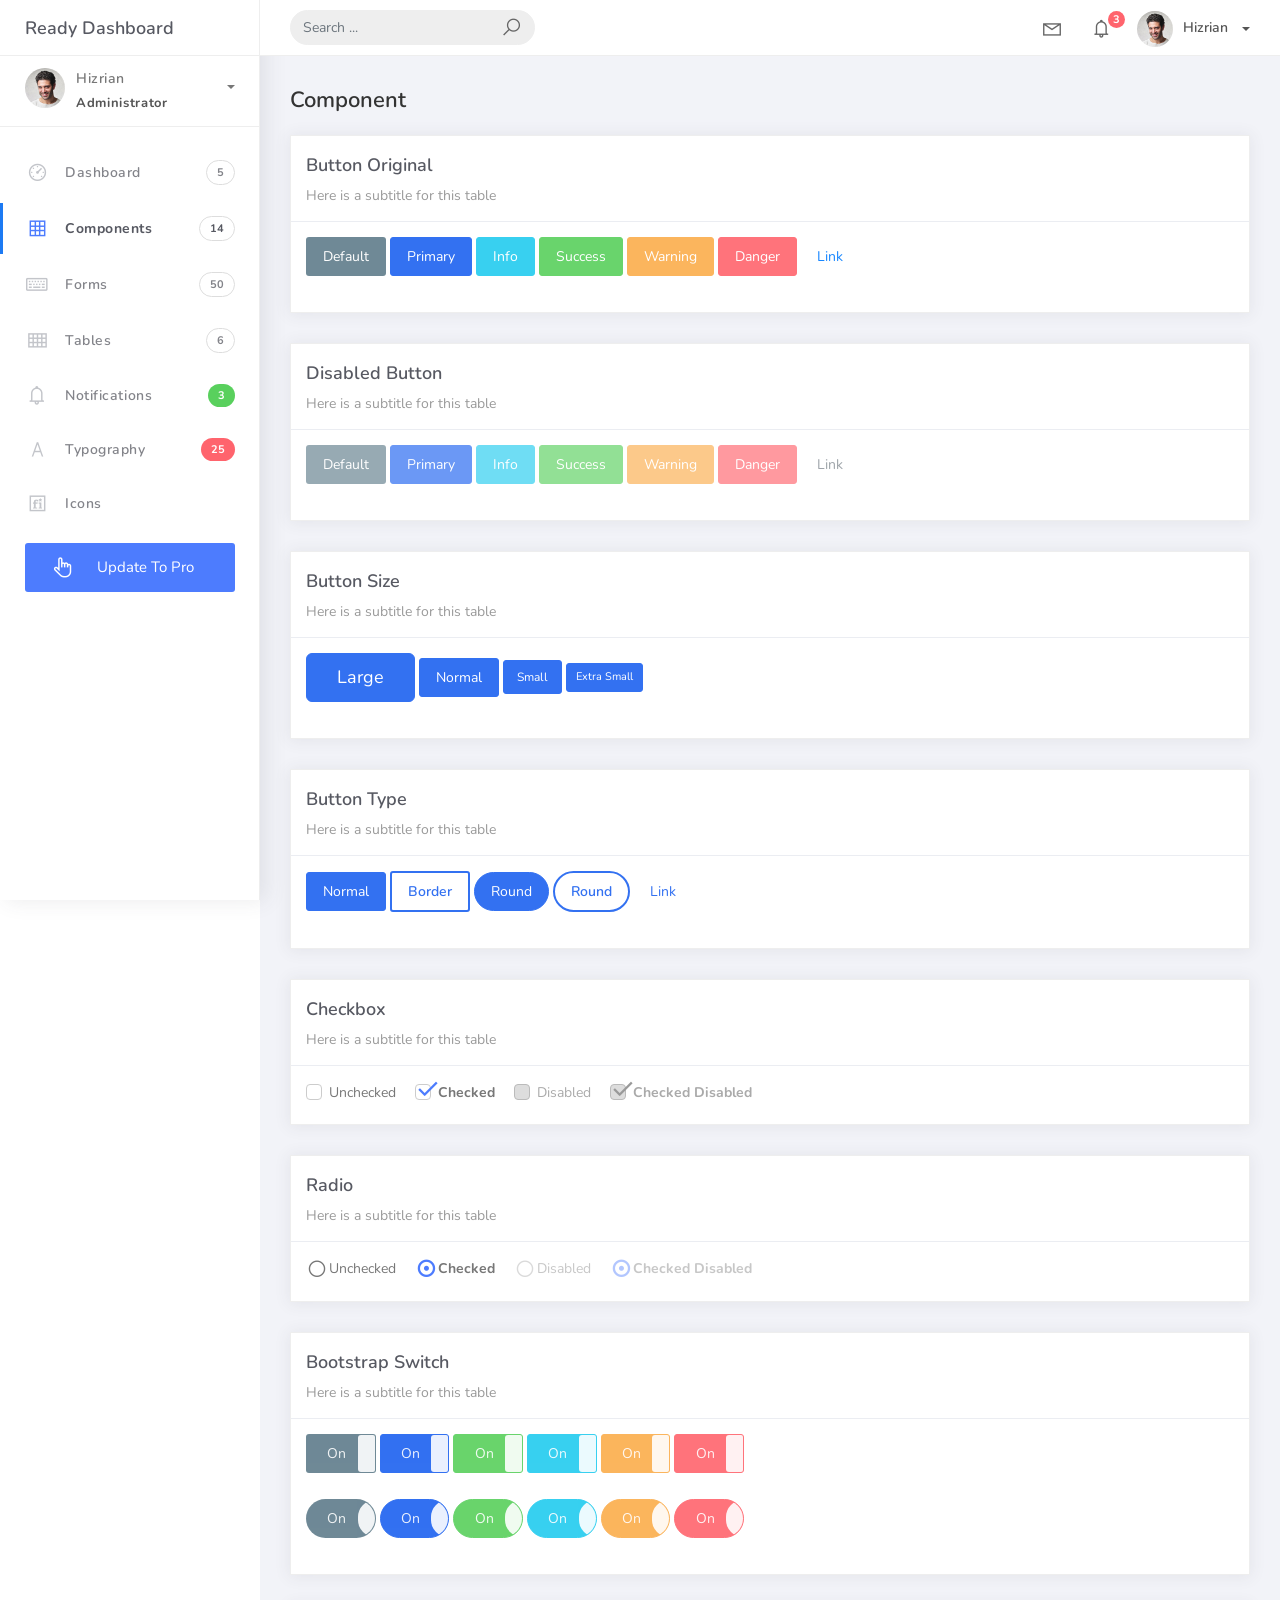
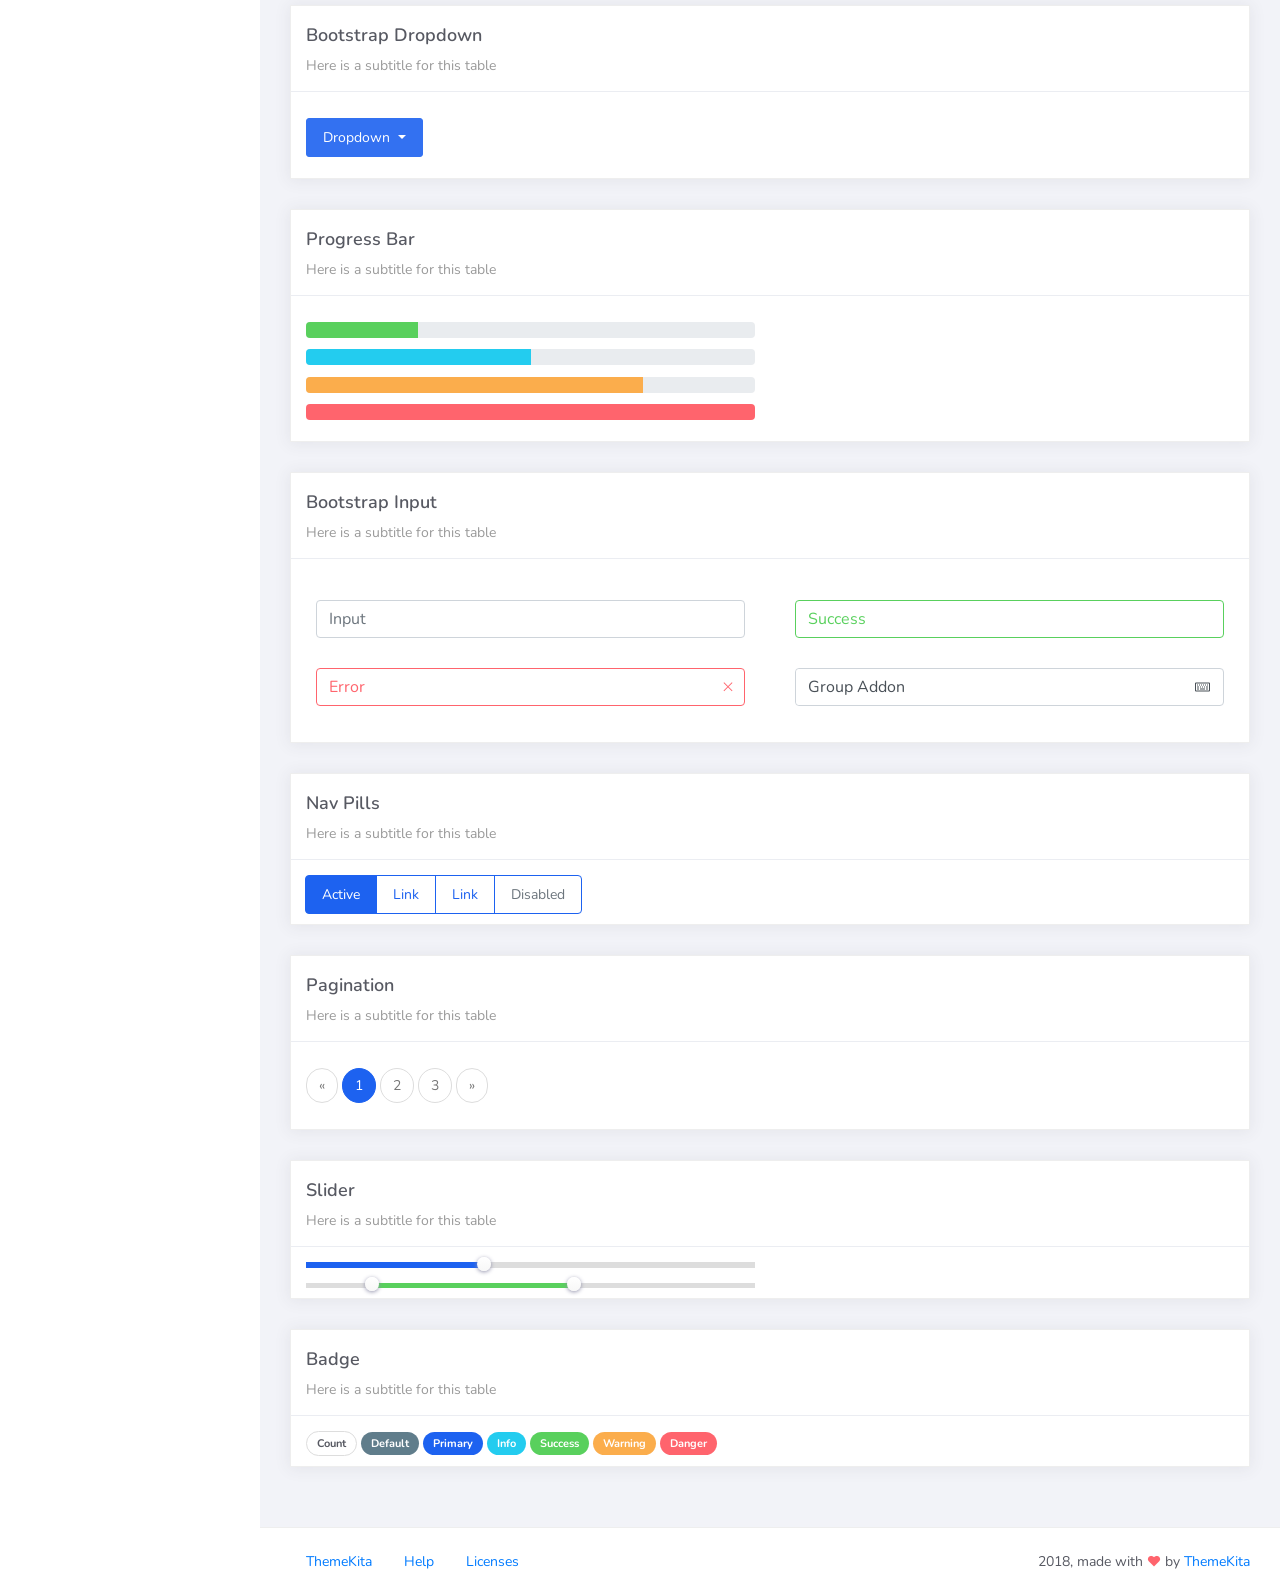
<file: wwwroot/Ready-Bootstrap-Dashboard-master/components.html>
<!DOCTYPE html>
<html>
<head>
	<meta http-equiv="X-UA-Compatible" content="IE=edge,chrome=1" />
	<title>Components - Ready Bootstrap Dashboard</title>
	<meta content='width=device-width, initial-scale=1.0, maximum-scale=1.0, user-scalable=0, shrink-to-fit=no' name='viewport' />
	<link rel="stylesheet" href="assets/css/bootstrap.min.css">
	<link rel="stylesheet" href="https://fonts.googleapis.com/css?family=Nunito:200,200i,300,300i,400,400i,600,600i,700,700i,800,800i,900,900i">
	<link rel="stylesheet" href="assets/css/ready.css">
	<link rel="stylesheet" href="assets/css/demo.css">
</head>
<body>
	<div class="wrapper">
		<div class="main-header">
			<div class="logo-header">
				<a href="index.html" class="logo">
					Ready Dashboard
				</a>
				<button class="navbar-toggler sidenav-toggler ml-auto" type="button" data-toggle="collapse" data-target="collapse" aria-controls="sidebar" aria-expanded="false" aria-label="Toggle navigation">
					<span class="navbar-toggler-icon"></span>
				</button>
				<button class="topbar-toggler more"><i class="la la-ellipsis-v"></i></button>
			</div>
			<nav class="navbar navbar-header navbar-expand-lg">
				<div class="container-fluid">
					
					<form class="navbar-left navbar-form nav-search mr-md-3" action="">
						<div class="input-group">
							<input type="text" placeholder="Search ..." class="form-control">
							<div class="input-group-append">
								<span class="input-group-text">
									<i class="la la-search search-icon"></i>
								</span>
							</div>
						</div>
					</form>
					<ul class="navbar-nav topbar-nav ml-md-auto align-items-center">
						<li class="nav-item dropdown hidden-caret">
							<a class="nav-link dropdown-toggle" href="#" id="navbarDropdown" role="button" data-toggle="dropdown" aria-haspopup="true" aria-expanded="false">
								<i class="la la-envelope"></i>
							</a>
							<div class="dropdown-menu" aria-labelledby="navbarDropdown">
								<a class="dropdown-item" href="#">Action</a>
								<a class="dropdown-item" href="#">Another action</a>
								<div class="dropdown-divider"></div>
								<a class="dropdown-item" href="#">Something else here</a>
							</div>
						</li>
						<li class="nav-item dropdown hidden-caret">
							<a class="nav-link dropdown-toggle" href="#" id="navbarDropdown" role="button" data-toggle="dropdown" aria-haspopup="true" aria-expanded="false">
								<i class="la la-bell"></i>
								<span class="notification">3</span>
							</a>
							<ul class="dropdown-menu notif-box" aria-labelledby="navbarDropdown">
								<li>
									<div class="dropdown-title">You have 4 new notification</div>
								</li>
								<li>
									<div class="notif-center">
										<a href="#">
											<div class="notif-icon notif-primary"> <i class="la la-user-plus"></i> </div>
											<div class="notif-content">
												<span class="block">
													New user registered
												</span>
												<span class="time">5 minutes ago</span> 
											</div>
										</a>
										<a href="#">
											<div class="notif-icon notif-success"> <i class="la la-comment"></i> </div>
											<div class="notif-content">
												<span class="block">
													Rahmad commented on Admin
												</span>
												<span class="time">12 minutes ago</span> 
											</div>
										</a>
										<a href="#">
											<div class="notif-img"> 
												<img src="assets/img/profile2.jpg" alt="Img Profile">
											</div>
											<div class="notif-content">
												<span class="block">
													Reza send messages to you
												</span>
												<span class="time">12 minutes ago</span> 
											</div>
										</a>
										<a href="#">
											<div class="notif-icon notif-danger"> <i class="la la-heart"></i> </div>
											<div class="notif-content">
												<span class="block">
													Farrah liked Admin
												</span>
												<span class="time">17 minutes ago</span> 
											</div>
										</a>
									</div>
								</li>
								<li>
									<a class="see-all" href="javascript:void(0);"> <strong>See all notifications</strong> <i class="la la-angle-right"></i> </a>
								</li>
							</ul>
						</li>
						<li class="nav-item dropdown">
							<a class="dropdown-toggle profile-pic" data-toggle="dropdown" href="#" aria-expanded="false"> <img src="assets/img/profile.jpg" alt="user-img" width="36" class="img-circle"><span >Hizrian</span></span> </a>
							<ul class="dropdown-menu dropdown-user">
								<li>
									<div class="user-box">
										<div class="u-img"><img src="assets/img/profile.jpg" alt="user"></div>
										<div class="u-text">
											<h4>Hizrian</h4>
											<p class="text-muted">hello@themekita.com</p><a href="profile.html" class="btn btn-rounded btn-danger btn-sm">View Profile</a></div>
										</div>
									</li>
									<div class="dropdown-divider"></div>
									<a class="dropdown-item" href="#"><i class="ti-user"></i> My Profile</a>
									<a class="dropdown-item" href="#"></i> My Balance</a>
									<a class="dropdown-item" href="#"><i class="ti-email"></i> Inbox</a>
									<div class="dropdown-divider"></div>
									<a class="dropdown-item" href="#"><i class="ti-settings"></i> Account Setting</a>
									<div class="dropdown-divider"></div>
									<a class="dropdown-item" href="#"><i class="fa fa-power-off"></i> Logout</a>
								</ul>
								<!-- /.dropdown-user -->
							</li>
						</ul>
					</div>
				</nav>
			</div>
			<div class="sidebar">
				<div class="scrollbar-inner sidebar-wrapper">
					<div class="user">
						<div class="photo">
							<img src="assets/img/profile.jpg">
						</div>
						<div class="info">
							<a class="" data-toggle="collapse" href="#collapseExample" aria-expanded="true">
								<span>
									Hizrian
									<span class="user-level">Administrator</span>
									<span class="caret"></span>
								</span>
							</a>
							<div class="clearfix"></div>

							<div class="collapse in" id="collapseExample" aria-expanded="true" style="">
								<ul class="nav">
									<li>
										<a href="#profile">
											<span class="link-collapse">My Profile</span>
										</a>
									</li>
									<li>
										<a href="#edit">
											<span class="link-collapse">Edit Profile</span>
										</a>
									</li>
									<li>
										<a href="#settings">
											<span class="link-collapse">Settings</span>
										</a>
									</li>
								</ul>
							</div>
						</div>
					</div>
					<ul class="nav">
						<li class="nav-item">
							<a href="index.html">
								<i class="la la-dashboard"></i>
								<p>Dashboard</p>
								<span class="badge badge-count">5</span>
							</a>
						</li>
						<li class="nav-item active">
							<a href="components.html">
								<i class="la la-table"></i>
								<p>Components</p>
								<span class="badge badge-count">14</span>
							</a>
						</li>
						<li class="nav-item">
							<a href="forms.html">
								<i class="la la-keyboard-o"></i>
								<p>Forms</p>
								<span class="badge badge-count">50</span>
							</a>
						</li>
						<li class="nav-item">
							<a href="tables.html">
								<i class="la la-th"></i>
								<p>Tables</p>
								<span class="badge badge-count">6</span>
							</a>
						</li>
						<li class="nav-item">
							<a href="notifications.html">
								<i class="la la-bell"></i>
								<p>Notifications</p>
								<span class="badge badge-success">3</span>
							</a>
						</li>
						<li class="nav-item">
							<a href="typography.html">
								<i class="la la-font"></i>
								<p>Typography</p>
								<span class="badge badge-danger">25</span>
							</a>
						</li>
						<li class="nav-item">
							<a href="icons.html">
								<i class="la la-fonticons"></i>
								<p>Icons</p>
							</a>
						</li>
						<li class="nav-item update-pro">
							<button  data-toggle="modal" data-target="#modalUpdate">
								<i class="la la-hand-pointer-o"></i>
								<p>Update To Pro</p>
							</button>
						</li>
					</ul>
				</div>
			</div>
			<div class="main-panel">
				<div class="content">
					<div class="container-fluid">
						<h4 class="page-title">Component</h4>
						<div class="row">
							<div class="col-md-12">
								<div class="card">
									<div class="card-header">
										<h4 class="card-title">Button Original</h4>
										<p class="card-category">Here is a subtitle for this table</p>
									</div>
									<div class="card-body">
										<p class="demo">
											<button class="btn btn-default">Default</button>

											<button class="btn btn-primary">Primary</button>

											<button class="btn btn-info">Info</button>

											<button class="btn btn-success">Success</button>

											<button class="btn btn-warning">Warning</button>

											<button class="btn btn-danger">Danger</button>

											<button class="btn btn-link">Link</button>
										</p>
									</div>
								</div>
							</div>
							<div class="col-md-12">
								<div class="card">
									<div class="card-header">
										<h4 class="card-title">Disabled Button</h4>
										<p class="card-category">Here is a subtitle for this table</p>
									</div>
									<div class="card-body">
										<p class="demo">
											<button class="btn btn-default" disabled="disabled">Default</button>

											<button class="btn btn-primary" disabled="disabled">Primary</button>

											<button class="btn btn-info" disabled="disabled">Info</button>

											<button class="btn btn-success" disabled="disabled">Success</button>

											<button class="btn btn-warning" disabled="disabled">Warning</button>

											<button class="btn btn-danger" disabled="disabled">Danger</button>

											<button class="btn btn-link" disabled>Link</button>
										</p>
									</div>
								</div>
							</div>
							<div class="col-md-12">
								<div class="card">
									<div class="card-header">
										<h4 class="card-title">Button Size</h4>
										<p class="card-category">Here is a subtitle for this table</p>
									</div>
									<div class="card-body">
										<p class="demo">
											<button class="btn btn-primary btn-lg">Large</button>

											<button class="btn btn-primary">Normal</button>

											<button class="btn btn-primary btn-sm">Small</button>

											<button class="btn btn-primary btn-xs">Extra Small</button>
										</p>
									</div>
								</div>
							</div>
							<div class="col-md-12">
								<div class="card">
									<div class="card-header">
										<h4 class="card-title">Button Type</h4>
										<p class="card-category">Here is a subtitle for this table</p>
									</div>
									<div class="card-body">
										<p class="demo">
											<button class="btn btn-primary">Normal</button>
											<button class="btn btn-primary btn-border">Border</button>

											<button class="btn btn-primary btn-round">Round</button>

											<button class="btn btn-primary btn-border btn-round">Round</button>

											<button class="btn btn-primary btn-link">Link</button>
										</p>
									</div>
								</div>
							</div>
							<div class="col-md-12">
								<div class="card">
									<div class="card-header">
										<h4 class="card-title">Checkbox</h4>
										<p class="card-category">Here is a subtitle for this table</p>
									</div>
									<div class="card-body">
										<p class="demo">
											<label class="form-check-label">
												<input class="form-check-input" type="checkbox" value="">
												<span class="form-check-sign">Unchecked</span>
											</label>

											<label class="form-check-label">
												<input class="form-check-input" type="checkbox" value="" checked>
												<span class="form-check-sign">Checked</span>
											</label>

											<label class="form-check-label">
												<input class="form-check-input" type="checkbox" value="" disabled>
												<span class="form-check-sign">Disabled</span>
											</label>

											<label class="form-check-label">
												<input class="form-check-input" type="checkbox" value="" checked disabled>
												<span class="form-check-sign">Checked Disabled</span>
											</label>
										</p>
									</div>
								</div>
							</div>
							<div class="col-md-12">
								<div class="card">
									<div class="card-header">
										<h4 class="card-title">Radio</h4>
										<p class="card-category">Here is a subtitle for this table</p>
									</div>
									<div class="card-body">
										<p class="demo">
											<label class="form-radio-label">
												<input class="form-radio-input" type="radio" name="optionsRadios" value="">
												<span class="form-radio-sign">Unchecked</span>
											</label>
											<label class="form-radio-label">
												<input class="form-radio-input" type="radio" name="optionsRadios" value="" checked>
												<span class="form-radio-sign">Checked</span>
											</label>
											<label class="form-radio-label">
												<input class="form-radio-input" type="radio" value="" disabled>
												<span class="form-radio-sign">Disabled</span>
											</label>
											<label class="form-radio-label">
												<input class="form-radio-input" type="radio" value="" checked disabled>
												<span class="form-radio-sign">Checked Disabled</span>
											</label>
										</p>
									</div>
								</div>
							</div>
							<div class="col-md-12">
								<div class="card">
									<div class="card-header">
										<h4 class="card-title">Bootstrap Switch</h4>
										<p class="card-category">Here is a subtitle for this table</p>
									</div>
									<div class="card-body">
										<p class="demo">
											<input type="checkbox" checked data-toggle="toggle" data-onstyle="default">
											<input type="checkbox" checked data-toggle="toggle" data-onstyle="primary">
											<input type="checkbox" checked data-toggle="toggle" data-onstyle="success">
											<input type="checkbox" checked data-toggle="toggle" data-onstyle="info">
											<input type="checkbox" checked data-toggle="toggle" data-onstyle="warning">
											<input type="checkbox" checked data-toggle="toggle" data-onstyle="danger">
										</p>
										<p class="demo">
											<input type="checkbox" checked data-toggle="toggle" data-onstyle="default" data-style="btn-round">
											<input type="checkbox" checked data-toggle="toggle" data-onstyle="primary" data-style="btn-round">
											<input type="checkbox" checked data-toggle="toggle" data-onstyle="success" data-style="btn-round">
											<input type="checkbox" checked data-toggle="toggle" data-onstyle="info" data-style="btn-round">
											<input type="checkbox" checked data-toggle="toggle" data-onstyle="warning" data-style="btn-round">
											<input type="checkbox" checked data-toggle="toggle" data-onstyle="danger" data-style="btn-round">
										</p>
									</div>
								</div>
							</div>
							<div class="col-md-12">
								<div class="card">
									<div class="card-header">
										<h4 class="card-title">Bootstrap Dropdown</h4>
										<p class="card-category">Here is a subtitle for this table</p>
									</div>
									<div class="card-body">
										<p class="demo">
											<div class="dropdown">

												<button class="btn btn-primary dropdown-toggle" type="button" id="dropdownMenu1" data-toggle="dropdown">

													Dropdown

												</button>

												<ul class="dropdown-menu" role="menu" aria-labelledby="dropdownMenu">

													<a class="dropdown-item" href="#">Action</a>
													<a class="dropdown-item" href="#">Another action</a>
													<div class="dropdown-divider"></div>
													<a class="dropdown-item" href="#">Something else here</a>

												</ul>

											</div>
										</p>
									</div>
								</div>
							</div>
							<div class="col-md-12">
								<div class="card">
									<div class="card-header">
										<h4 class="card-title">Progress Bar</h4>
										<p class="card-category">Here is a subtitle for this table</p>
									</div>
									<div class="card-body">
										<div class="row">
											<div class="col-md-6">
												<p class="demo">
													<div class="progress">
														<div class="progress-bar bg-success" role="progressbar" style="width: 25%" aria-valuenow="25" aria-valuemin="0" aria-valuemax="100"></div>
													</div>
												</p>
												<p class="demo">
													<div class="progress">
														<div class="progress-bar bg-info" role="progressbar" style="width: 50%" aria-valuenow="50" aria-valuemin="0" aria-valuemax="100"></div>
													</div>
												</p>
												<p class="demo">
													<div class="progress">
														<div class="progress-bar bg-warning" role="progressbar" style="width: 75%" aria-valuenow="75" aria-valuemin="0" aria-valuemax="100"></div>
													</div>
												</p>
												<p class="demo">
													<div class="progress">
														<div class="progress-bar bg-danger" role="progressbar" style="width: 100%" aria-valuenow="100" aria-valuemin="0" aria-valuemax="100"></div>
													</div>
												</p>
											</div>
										</div>
									</div>
								</div>
							</div>
							<div class="col-md-12">
								<div class="card">
									<div class="card-header">
										<h4 class="card-title">Bootstrap Input</h4>
										<p class="card-category">Here is a subtitle for this table</p>
									</div>
									<div class="card-body">
										<p class="demo">
											<div class="row">
												<div class="col-md-6">
													<div class="form-group">

														<input type="text" value="" placeholder="Input" class="form-control" />

													</div>
												</div>

												<div class="col-md-6">
													<div class="form-group has-success">

														<input type="text" value="Success" class="form-control" />

													</div>
												</div>

												<div class="col-md-6">
													<div class="form-group has-error has-feedback">

														<input type="text" value="Error" class="form-control" />

														<span class="la la-times form-control-feedback"></span>

													</div>
												</div>

												<div class="col-md-6">
													<div class="form-group">
														<div class="input-group has-icon">

															<input type="text" value="Group Addon" class="form-control">

															<div class="input-group-append">
																<span class="input-group-text input-group-icon"><i class="la la-keyboard-o"></i></span>
															</div>
														</div>
													</div>
												</div>
											</div>
										</p>
									</div>
								</div>
							</div>
							<div class="col-md-12">
								<div class="card">
									<div class="card-header">
										<h4 class="card-title">Nav Pills</h4>
										<p class="card-category">Here is a subtitle for this table</p>
									</div>
									<div class="card-body">
										<ul class="nav nav-pills nav-primary">
											<li class="nav-item">
												<a class="nav-link active" href="#">Active</a>
											</li>
											<li class="nav-item">
												<a class="nav-link" href="#">Link</a>
											</li>
											<li class="nav-item">
												<a class="nav-link" href="#">Link</a>
											</li>
											<li class="nav-item">
												<a class="nav-link disabled" href="#">Disabled</a>
											</li>
										</ul>
									</div>
								</div>
							</div>
							<div class="col-md-12">
								<div class="card">
									<div class="card-header">
										<h4 class="card-title">Pagination</h4>
										<p class="card-category">Here is a subtitle for this table</p>
									</div>
									<div class="card-body">
										<p class="demo">
											<ul class="pagination pg-primary">
												<li class="page-item">
													<a class="page-link" href="#" aria-label="Previous">
														<span aria-hidden="true">&laquo;</span>
														<span class="sr-only">Previous</span>
													</a>
												</li>
												<li class="page-item active"><a class="page-link" href="#">1</a></li>
												<li class="page-item"><a class="page-link" href="#">2</a></li>
												<li class="page-item"><a class="page-link" href="#">3</a></li>
												<li class="page-item">
													<a class="page-link" href="#" aria-label="Next">
														<span aria-hidden="true">&raquo;</span>
														<span class="sr-only">Next</span>
													</a>
												</li>
											</ul>
										</p>
									</div>
								</div>
							</div>
							<div class="col-md-12">
								<div class="card">
									<div class="card-header">
										<h4 class="card-title">Slider</h4>
										<p class="card-category">Here is a subtitle for this table</p>
									</div>
									<div class="card-body">
										<div class="demo">
											<div class="row">
												<div class="col-md-6">
													<div id="slider" class="slider-primary"></div>

													<div id="slider-range" class="slider-success"></div>
												</div>
											</div>
										</div>
									</div>
								</div>
							</div>
							<div class="col-md-12">
								<div class="card">
									<div class="card-header">
										<h4 class="card-title">Badge</h4>
										<p class="card-category">Here is a subtitle for this table</p>
									</div>
									<div class="card-body">
										<span class="badge badge-count">Count</span>
										<span class="badge badge-default">Default</span>
										<span class="badge badge-primary">Primary</span>
										<span class="badge badge-info">Info</span>
										<span class="badge badge-success">Success</span>
										<span class="badge badge-warning">Warning</span>
										<span class="badge badge-danger">Danger</span>
									</div>
								</div>
							</div>
						</div>
					</div>
				</div>
				<footer class="footer">
					<div class="container-fluid">
						<nav class="pull-left">
							<ul class="nav">
								<li class="nav-item">
									<a class="nav-link" href="http://www.themekita.com">
										ThemeKita
									</a>
								</li>
								<li class="nav-item">
									<a class="nav-link" href="#">
										Help
									</a>
								</li>
								<li class="nav-item">
									<a class="nav-link" href="https://themewagon.com/license/#free-item">
										Licenses
									</a>
								</li>
							</ul>
						</nav>
						<div class="copyright ml-auto">
							2018, made with <i class="la la-heart heart text-danger"></i> by <a href="http://www.themekita.com">ThemeKita</a>
						</div>				
					</div>
				</footer>
			</div>
		</div>
	</div>
	<!-- Modal -->
	<div class="modal fade" id="modalUpdate" tabindex="-1" role="dialog" aria-labelledby="modalUpdatePro" aria-hidden="true">
		<div class="modal-dialog modal-dialog-centered" role="document">
			<div class="modal-content">
				<div class="modal-header bg-primary">
					<h6 class="modal-title"><i class="la la-frown-o"></i> Under Development</h6>
					<button type="button" class="close" data-dismiss="modal" aria-label="Close">
						<span aria-hidden="true">&times;</span>
					</button>
				</div>
				<div class="modal-body text-center">									
					<p>Currently the pro version of the <b>Ready Dashboard</b> Bootstrap is in progress development</p>
					<p>
					<b>We'll let you know when it's done</b></p>
				</div>
				<div class="modal-footer">
					<button type="button" class="btn btn-secondary" data-dismiss="modal">Close</button>
				</div>
			</div>
		</div>
	</div>
</body>
<script src="assets/js/core/jquery.3.2.1.min.js"></script>
<script src="assets/js/plugin/jquery-ui-1.12.1.custom/jquery-ui.min.js"></script>
<script src="assets/js/core/popper.min.js"></script>
<script src="assets/js/core/bootstrap.min.js"></script>
<script src="assets/js/plugin/chartist/chartist.min.js"></script>
<script src="assets/js/plugin/chartist/plugin/chartist-plugin-tooltip.min.js"></script>
<script src="assets/js/plugin/bootstrap-notify/bootstrap-notify.min.js"></script>
<script src="assets/js/plugin/bootstrap-toggle/bootstrap-toggle.min.js"></script>
<script src="assets/js/plugin/jquery-mapael/jquery.mapael.min.js"></script>
<script src="assets/js/plugin/jquery-mapael/maps/world_countries.min.js"></script>
<script src="assets/js/plugin/chart-circle/circles.min.js"></script>
<script src="assets/js/plugin/jquery-scrollbar/jquery.scrollbar.min.js"></script>
<script src="assets/js/ready.min.js"></script>
<script>
	$( function() {
		$( "#slider" ).slider({
			range: "min",
			max: 100,
			value: 40,
		});
		$( "#slider-range" ).slider({
			range: true,
			min: 0,
			max: 500,
			values: [ 75, 300 ]
		});
	} );
</script>
</html>
</file>
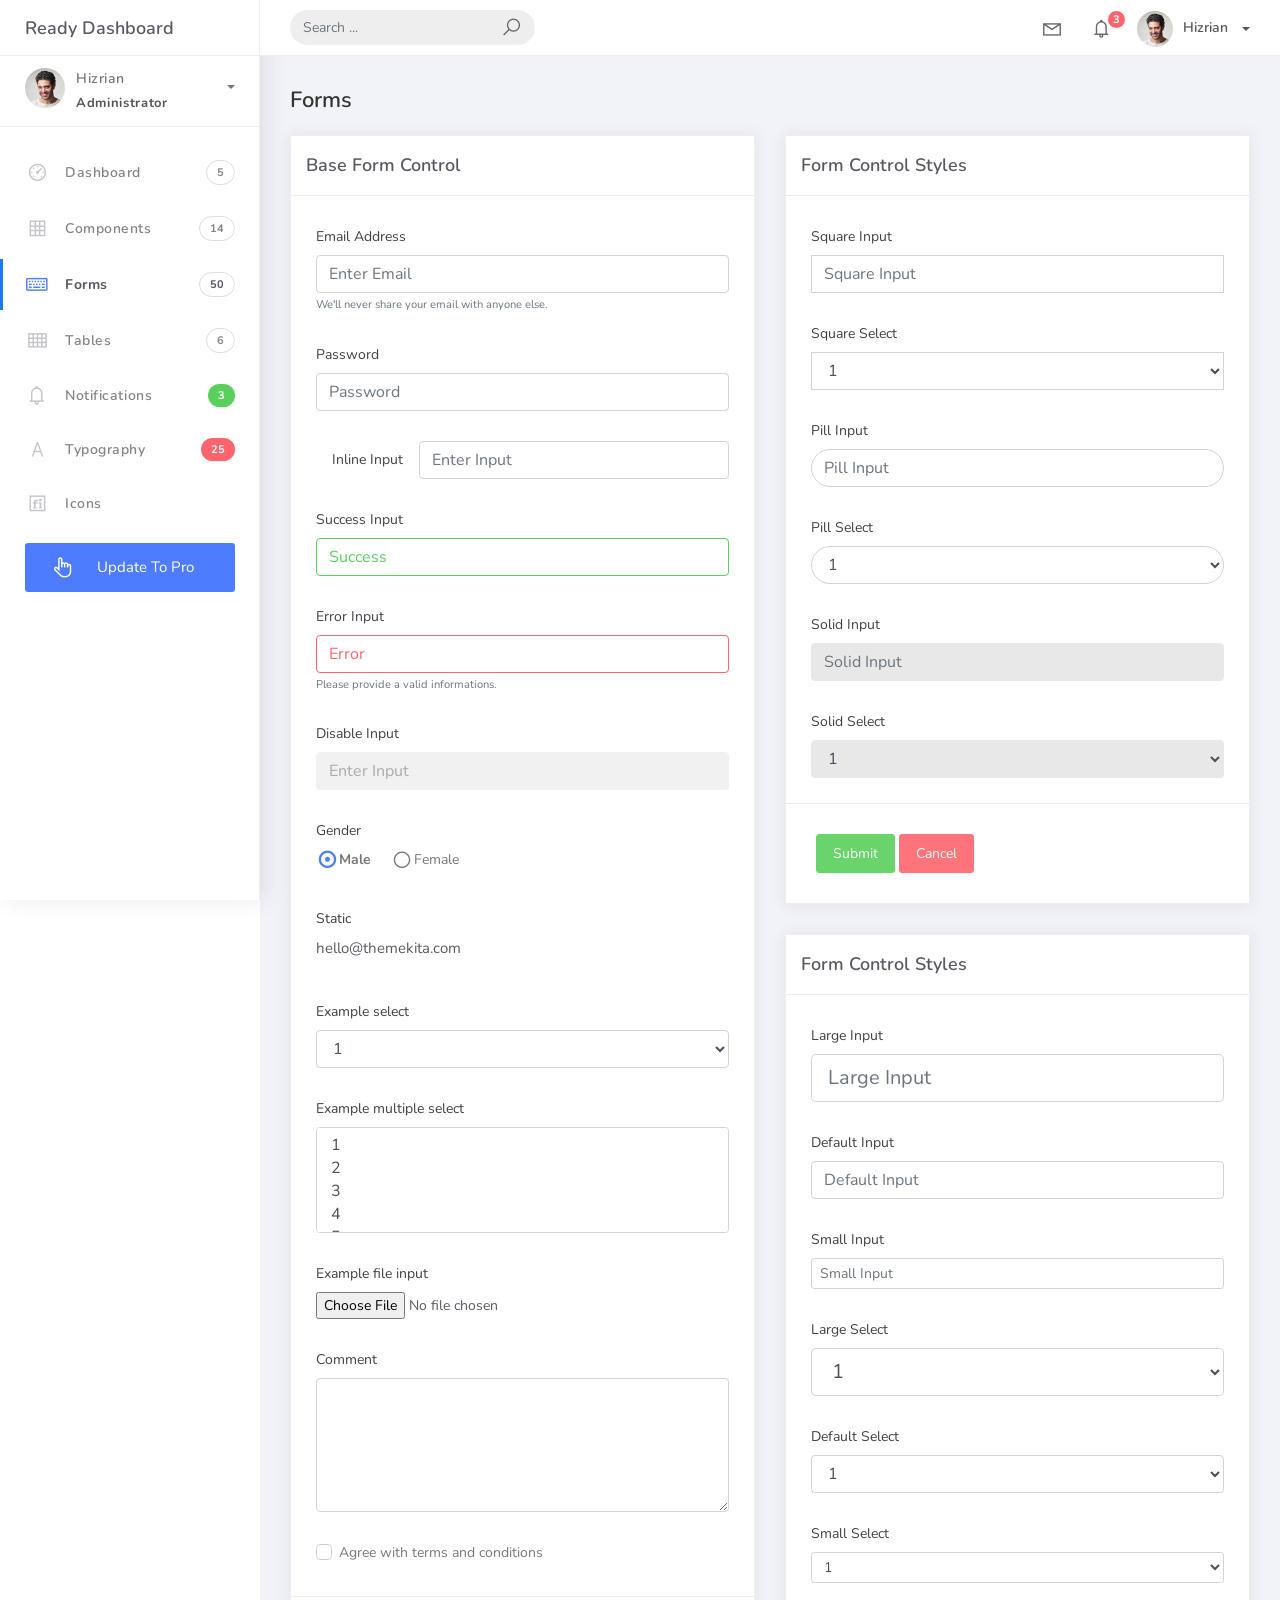
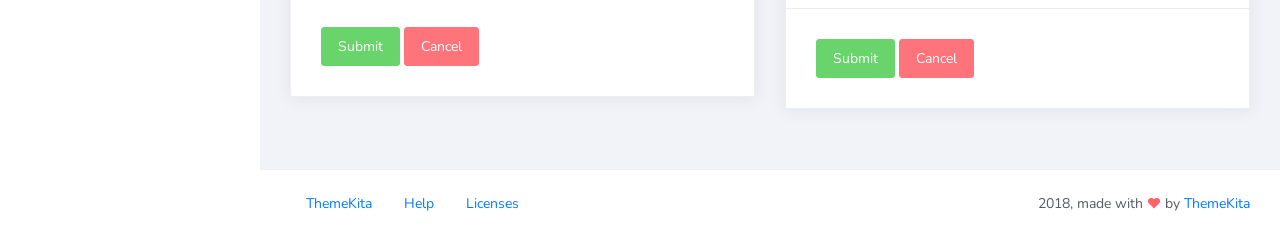
<file: wwwroot/Ready-Bootstrap-Dashboard-master/forms.html>
<!DOCTYPE html>
<html>
<head>
	<meta http-equiv="X-UA-Compatible" content="IE=edge,chrome=1" />
	<title>Forms - Ready Bootstrap Dashboard</title>
	<meta content='width=device-width, initial-scale=1.0, maximum-scale=1.0, user-scalable=0, shrink-to-fit=no' name='viewport' />
	<link rel="stylesheet" href="assets/css/bootstrap.min.css">
	<link rel="stylesheet" href="https://fonts.googleapis.com/css?family=Nunito:200,200i,300,300i,400,400i,600,600i,700,700i,800,800i,900,900i">
	<link rel="stylesheet" href="assets/css/ready.css">
	<link rel="stylesheet" href="assets/css/demo.css">
</head>
<body>
	<div class="wrapper">
		<div class="main-header">
			<div class="logo-header">
				<a href="index.html" class="logo">
					Ready Dashboard
				</a>
				<button class="navbar-toggler sidenav-toggler ml-auto" type="button" data-toggle="collapse" data-target="collapse" aria-controls="sidebar" aria-expanded="false" aria-label="Toggle navigation">
					<span class="navbar-toggler-icon"></span>
				</button>
				<button class="topbar-toggler more"><i class="la la-ellipsis-v"></i></button>
			</div>
			<nav class="navbar navbar-header navbar-expand-lg">
				<div class="container-fluid">
					
					<form class="navbar-left navbar-form nav-search mr-md-3" action="">
						<div class="input-group">
							<input type="text" placeholder="Search ..." class="form-control">
							<div class="input-group-append">
								<span class="input-group-text">
									<i class="la la-search search-icon"></i>
								</span>
							</div>
						</div>
					</form>
					<ul class="navbar-nav topbar-nav ml-md-auto align-items-center">
						<li class="nav-item dropdown hidden-caret">
							<a class="nav-link dropdown-toggle" href="#" id="navbarDropdown" role="button" data-toggle="dropdown" aria-haspopup="true" aria-expanded="false">
								<i class="la la-envelope"></i>
							</a>
							<div class="dropdown-menu" aria-labelledby="navbarDropdown">
								<a class="dropdown-item" href="#">Action</a>
								<a class="dropdown-item" href="#">Another action</a>
								<div class="dropdown-divider"></div>
								<a class="dropdown-item" href="#">Something else here</a>
							</div>
						</li>
						<li class="nav-item dropdown hidden-caret">
							<a class="nav-link dropdown-toggle" href="#" id="navbarDropdown" role="button" data-toggle="dropdown" aria-haspopup="true" aria-expanded="false">
								<i class="la la-bell"></i>
								<span class="notification">3</span>
							</a>
							<ul class="dropdown-menu notif-box" aria-labelledby="navbarDropdown">
								<li>
									<div class="dropdown-title">You have 4 new notification</div>
								</li>
								<li>
									<div class="notif-center">
										<a href="#">
											<div class="notif-icon notif-primary"> <i class="la la-user-plus"></i> </div>
											<div class="notif-content">
												<span class="block">
													New user registered
												</span>
												<span class="time">5 minutes ago</span> 
											</div>
										</a>
										<a href="#">
											<div class="notif-icon notif-success"> <i class="la la-comment"></i> </div>
											<div class="notif-content">
												<span class="block">
													Rahmad commented on Admin
												</span>
												<span class="time">12 minutes ago</span> 
											</div>
										</a>
										<a href="#">
											<div class="notif-img"> 
												<img src="assets/img/profile2.jpg" alt="Img Profile">
											</div>
											<div class="notif-content">
												<span class="block">
													Reza send messages to you
												</span>
												<span class="time">12 minutes ago</span> 
											</div>
										</a>
										<a href="#">
											<div class="notif-icon notif-danger"> <i class="la la-heart"></i> </div>
											<div class="notif-content">
												<span class="block">
													Farrah liked Admin
												</span>
												<span class="time">17 minutes ago</span> 
											</div>
										</a>
									</div>
								</li>
								<li>
									<a class="see-all" href="javascript:void(0);"> <strong>See all notifications</strong> <i class="la la-angle-right"></i> </a>
								</li>
							</ul>
						</li>
						<li class="nav-item dropdown">
							<a class="dropdown-toggle profile-pic" data-toggle="dropdown" href="#" aria-expanded="false"> <img src="assets/img/profile.jpg" alt="user-img" width="36" class="img-circle"><span >Hizrian</span></span> </a>
							<ul class="dropdown-menu dropdown-user">
								<li>
									<div class="user-box">
										<div class="u-img"><img src="assets/img/profile.jpg" alt="user"></div>
										<div class="u-text">
											<h4>Hizrian</h4>
											<p class="text-muted">hello@themekita.com</p><a href="profile.html" class="btn btn-rounded btn-danger btn-sm">View Profile</a></div>
										</div>
									</li>
									<div class="dropdown-divider"></div>
									<a class="dropdown-item" href="#"><i class="ti-user"></i> My Profile</a>
									<a class="dropdown-item" href="#"></i> My Balance</a>
									<a class="dropdown-item" href="#"><i class="ti-email"></i> Inbox</a>
									<div class="dropdown-divider"></div>
									<a class="dropdown-item" href="#"><i class="ti-settings"></i> Account Setting</a>
									<div class="dropdown-divider"></div>
									<a class="dropdown-item" href="#"><i class="fa fa-power-off"></i> Logout</a>
								</ul>
								<!-- /.dropdown-user -->
							</li>
						</ul>
					</div>
				</nav>
			</div>
			<div class="sidebar">
				<div class="scrollbar-inner sidebar-wrapper">
					<div class="user">
						<div class="photo">
							<img src="assets/img/profile.jpg">
						</div>
						<div class="info">
							<a class="" data-toggle="collapse" href="#collapseExample" aria-expanded="true">
								<span>
									Hizrian
									<span class="user-level">Administrator</span>
									<span class="caret"></span>
								</span>
							</a>
							<div class="clearfix"></div>

							<div class="collapse in" id="collapseExample" aria-expanded="true" style="">
								<ul class="nav">
									<li>
										<a href="#profile">
											<span class="link-collapse">My Profile</span>
										</a>
									</li>
									<li>
										<a href="#edit">
											<span class="link-collapse">Edit Profile</span>
										</a>
									</li>
									<li>
										<a href="#settings">
											<span class="link-collapse">Settings</span>
										</a>
									</li>
								</ul>
							</div>
						</div>
					</div>
					<ul class="nav">
						<li class="nav-item">
							<a href="index.html">
								<i class="la la-dashboard"></i>
								<p>Dashboard</p>
								<span class="badge badge-count">5</span>
							</a>
						</li>
						<li class="nav-item">
							<a href="components.html">
								<i class="la la-table"></i>
								<p>Components</p>
								<span class="badge badge-count">14</span>
							</a>
						</li>
						<li class="nav-item active">
							<a href="forms.html">
								<i class="la la-keyboard-o"></i>
								<p>Forms</p>
								<span class="badge badge-count">50</span>
							</a>
						</li>
						<li class="nav-item">
							<a href="tables.html">
								<i class="la la-th"></i>
								<p>Tables</p>
								<span class="badge badge-count">6</span>
							</a>
						</li>
						<li class="nav-item">
							<a href="notifications.html">
								<i class="la la-bell"></i>
								<p>Notifications</p>
								<span class="badge badge-success">3</span>
							</a>
						</li>
						<li class="nav-item">
							<a href="typography.html">
								<i class="la la-font"></i>
								<p>Typography</p>
								<span class="badge badge-danger">25</span>
							</a>
						</li>
						<li class="nav-item">
							<a href="icons.html">
								<i class="la la-fonticons"></i>
								<p>Icons</p>
							</a>
						</li>
						<li class="nav-item update-pro">
							<button  data-toggle="modal" data-target="#modalUpdate">
								<i class="la la-hand-pointer-o"></i>
								<p>Update To Pro</p>
							</button>
						</li>
					</ul>
				</div>
			</div>
			<div class="main-panel">
				<div class="content">
					<div class="container-fluid">
						<h4 class="page-title">Forms</h4>
						<div class="row">
							<div class="col-md-6">
								<div class="card">
									<div class="card-header">
										<div class="card-title">Base Form Control</div>
									</div>
									<div class="card-body">
										<div class="form-group">
											<label for="email">Email Address</label>
											<input type="email" class="form-control" id="email" placeholder="Enter Email">
											<small id="emailHelp" class="form-text text-muted">We'll never share your email with anyone else.</small>
										</div>
										<div class="form-group">
											<label for="password">Password</label>
											<input type="password" class="form-control" id="password" placeholder="Password">
										</div>
										<div class="form-group form-inline">
											<label for="inlineinput" class="col-md-3 col-form-label">Inline Input</label>
											<div class="col-md-9 p-0">
												<input type="text" class="form-control input-full" id="inlineinput" placeholder="Enter Input">
											</div>
										</div>
										<div class="form-group has-success">
											<label for="successInput">Success Input</label>
											<input type="text" id="successInput" value="Success" class="form-control">
										</div>
										<div class="form-group has-error has-feedback">
											<label for="errorInput">Error Input</label>
											<input type="text" id="errorInput" value="Error" class="form-control">
											<small id="emailHelp" class="form-text text-muted">Please provide a valid informations.</small>
										</div>
										<div class="form-group">
											<label for="disableinput">Disable Input</label>
											<input type="text" class="form-control" id="disableinput" placeholder="Enter Input" disabled>
										</div>
										<div class="form-check">
											<label>Gender</label><br/>
											<label class="form-radio-label">
												<input class="form-radio-input" type="radio" name="optionsRadios" value=""  checked="">
												<span class="form-radio-sign">Male</span>
											</label>
											<label class="form-radio-label ml-3">
												<input class="form-radio-input" type="radio" name="optionsRadios" value="">
												<span class="form-radio-sign">Female</span>
											</label>
										</div>
										<div class="form-group">
											<label class="control-label">
												Static
											</label> <!----> <p class="form-control-static">hello@themekita.com</p> <!---->  <!----></div>
											<div class="form-group">
												<label for="exampleFormControlSelect1">Example select</label>
												<select class="form-control" id="exampleFormControlSelect1">
													<option>1</option>
													<option>2</option>
													<option>3</option>
													<option>4</option>
													<option>5</option>
												</select>
											</div>
											<div class="form-group">
												<label for="exampleFormControlSelect2">Example multiple select</label>
												<select multiple class="form-control" id="exampleFormControlSelect2">
													<option>1</option>
													<option>2</option>
													<option>3</option>
													<option>4</option>
													<option>5</option>
												</select>
											</div>
											<div class="form-group">
												<label for="exampleFormControlFile1">Example file input</label>
												<input type="file" class="form-control-file" id="exampleFormControlFile1">
											</div>
											<div class="form-group">
												<label for="comment">Comment</label>
												<textarea class="form-control" id="comment" rows="5">

												</textarea>
											</div>
											<div class="form-check">
												<label class="form-check-label">
													<input class="form-check-input" type="checkbox" value="">
													<span class="form-check-sign">Agree with terms and conditions</span>
												</label>
											</div>
										</div>
										<div class="card-action">
											<button class="btn btn-success">Submit</button>
											<button class="btn btn-danger">Cancel</button>
										</div>
									</div>
								</div>
								<div class="col-md-6">
									<div class="card">
										<div class="card-header">
											<div class="card-title">Form Control Styles</div>
										</div>
										<div class="card-body">
											<div class="form-group">
												<label for="squareInput">Square Input</label>
												<input type="text" class="form-control input-square" id="squareInput" placeholder="Square Input">
											</div>
											<div class="form-group">
												<label for="squareSelect">Square Select</label>
												<select class="form-control input-square" id="squareSelect">
													<option>1</option>
													<option>2</option>
													<option>3</option>
													<option>4</option>
													<option>5</option>
												</select>
											</div>
											<div class="form-group">
												<label for="pillInput">Pill Input</label>
												<input type="text" class="form-control input-pill" id="pillInput" placeholder="Pill Input">
											</div>
											<div class="form-group">
												<label for="pillSelect">Pill Select</label>
												<select class="form-control input-pill" id="pillSelect">
													<option>1</option>
													<option>2</option>
													<option>3</option>
													<option>4</option>
													<option>5</option>
												</select>
											</div>
											<div class="form-group">
												<label for="solidInput">Solid Input</label>
												<input type="text" class="form-control input-solid" id="solidInput" placeholder="Solid Input">
											</div>
											<div class="form-group">
												<label for="solidSelect">Solid Select</label>
												<select class="form-control input-solid" id="solidSelect">
													<option>1</option>
													<option>2</option>
													<option>3</option>
													<option>4</option>
													<option>5</option>
												</select>
											</div>											
										</div>
										<div class="card-action">
											<button class="btn btn-success">Submit</button>
											<button class="btn btn-danger">Cancel</button>
										</div>
									</div>
									<div class="card">
										<div class="card-header">
											<div class="card-title">Form Control Styles</div>
										</div>
										<div class="card-body">
											<div class="form-group">
												<label for="largeInput">Large Input</label>
												<input type="text" class="form-control form-control-lg" id="largeInput" placeholder="Large Input">
											</div>
											<div class="form-group">
												<label for="largeInput">Default Input</label>
												<input type="text" class="form-control form-control" id="defaultInput" placeholder="Default Input">
											</div>
											<div class="form-group">
												<label for="smallInput">Small Input</label>
												<input type="text" class="form-control form-control-sm" id="smallInput" placeholder="Small Input">
											</div>
											<div class="form-group">
												<label for="largeSelect">Large Select</label>
												<select class="form-control form-control-lg" id="largeSelect">
													<option>1</option>
													<option>2</option>
													<option>3</option>
													<option>4</option>
													<option>5</option>
												</select>
											</div>
											<div class="form-group">
												<label for="defaultSelect">Default Select</label>
												<select class="form-control form-control" id="defaultSelect">
													<option>1</option>
													<option>2</option>
													<option>3</option>
													<option>4</option>
													<option>5</option>
												</select>
											</div>
											<div class="form-group">
												<label for="smallSelect">Small Select</label>
												<select class="form-control form-control-sm" id="smallSelect">
													<option>1</option>
													<option>2</option>
													<option>3</option>
													<option>4</option>
													<option>5</option>
												</select>
											</div>
										</div>
										<div class="card-action">
											<button class="btn btn-success">Submit</button>
											<button class="btn btn-danger">Cancel</button>
										</div>
									</div>
								</div>
							</div>
						</div>
					</div>
					<footer class="footer">
						<div class="container-fluid">
							<nav class="pull-left">
								<ul class="nav">
									<li class="nav-item">
										<a class="nav-link" href="http://www.themekita.com">
											ThemeKita
										</a>
									</li>
									<li class="nav-item">
										<a class="nav-link" href="#">
											Help
										</a>
									</li>
									<li class="nav-item">
										<a class="nav-link" href="#">
											Licenses
										</a>
									</li>
								</ul>
							</nav>
							<div class="copyright ml-auto">
								2018, made with <i class="la la-heart heart text-danger"></i> by <a href="http://www.themekita.com">ThemeKita</a>
							</div>				
						</div>
					</footer>
				</div>
			</div>
		</div>
	</div>
	<!-- Modal -->
	<div class="modal fade" id="modalUpdate" tabindex="-1" role="dialog" aria-labelledby="modalUpdatePro" aria-hidden="true">
		<div class="modal-dialog modal-dialog-centered" role="document">
			<div class="modal-content">
				<div class="modal-header bg-primary">
					<h6 class="modal-title"><i class="la la-frown-o"></i> Under Development</h6>
					<button type="button" class="close" data-dismiss="modal" aria-label="Close">
						<span aria-hidden="true">&times;</span>
					</button>
				</div>
				<div class="modal-body text-center">									
					<p>Currently the pro version of the <b>Ready Dashboard</b> Bootstrap is in progress development</p>
					<p>
					<b>We'll let you know when it's done</b></p>
				</div>
				<div class="modal-footer">
					<button type="button" class="btn btn-secondary" data-dismiss="modal">Close</button>
				</div>
			</div>
		</div>
	</div>
</body>
<script src="assets/js/core/jquery.3.2.1.min.js"></script>
<script src="assets/js/plugin/jquery-ui-1.12.1.custom/jquery-ui.min.js"></script>
<script src="assets/js/core/popper.min.js"></script>
<script src="assets/js/core/bootstrap.min.js"></script>
<script src="assets/js/plugin/chartist/chartist.min.js"></script>
<script src="assets/js/plugin/chartist/plugin/chartist-plugin-tooltip.min.js"></script>
<script src="assets/js/plugin/bootstrap-notify/bootstrap-notify.min.js"></script>
<script src="assets/js/plugin/bootstrap-toggle/bootstrap-toggle.min.js"></script>
<script src="assets/js/plugin/jquery-mapael/jquery.mapael.min.js"></script>
<script src="assets/js/plugin/jquery-mapael/maps/world_countries.min.js"></script>
<script src="assets/js/plugin/chart-circle/circles.min.js"></script>
<script src="assets/js/plugin/jquery-scrollbar/jquery.scrollbar.min.js"></script>
<script src="assets/js/ready.min.js"></script>
</html>
</file>
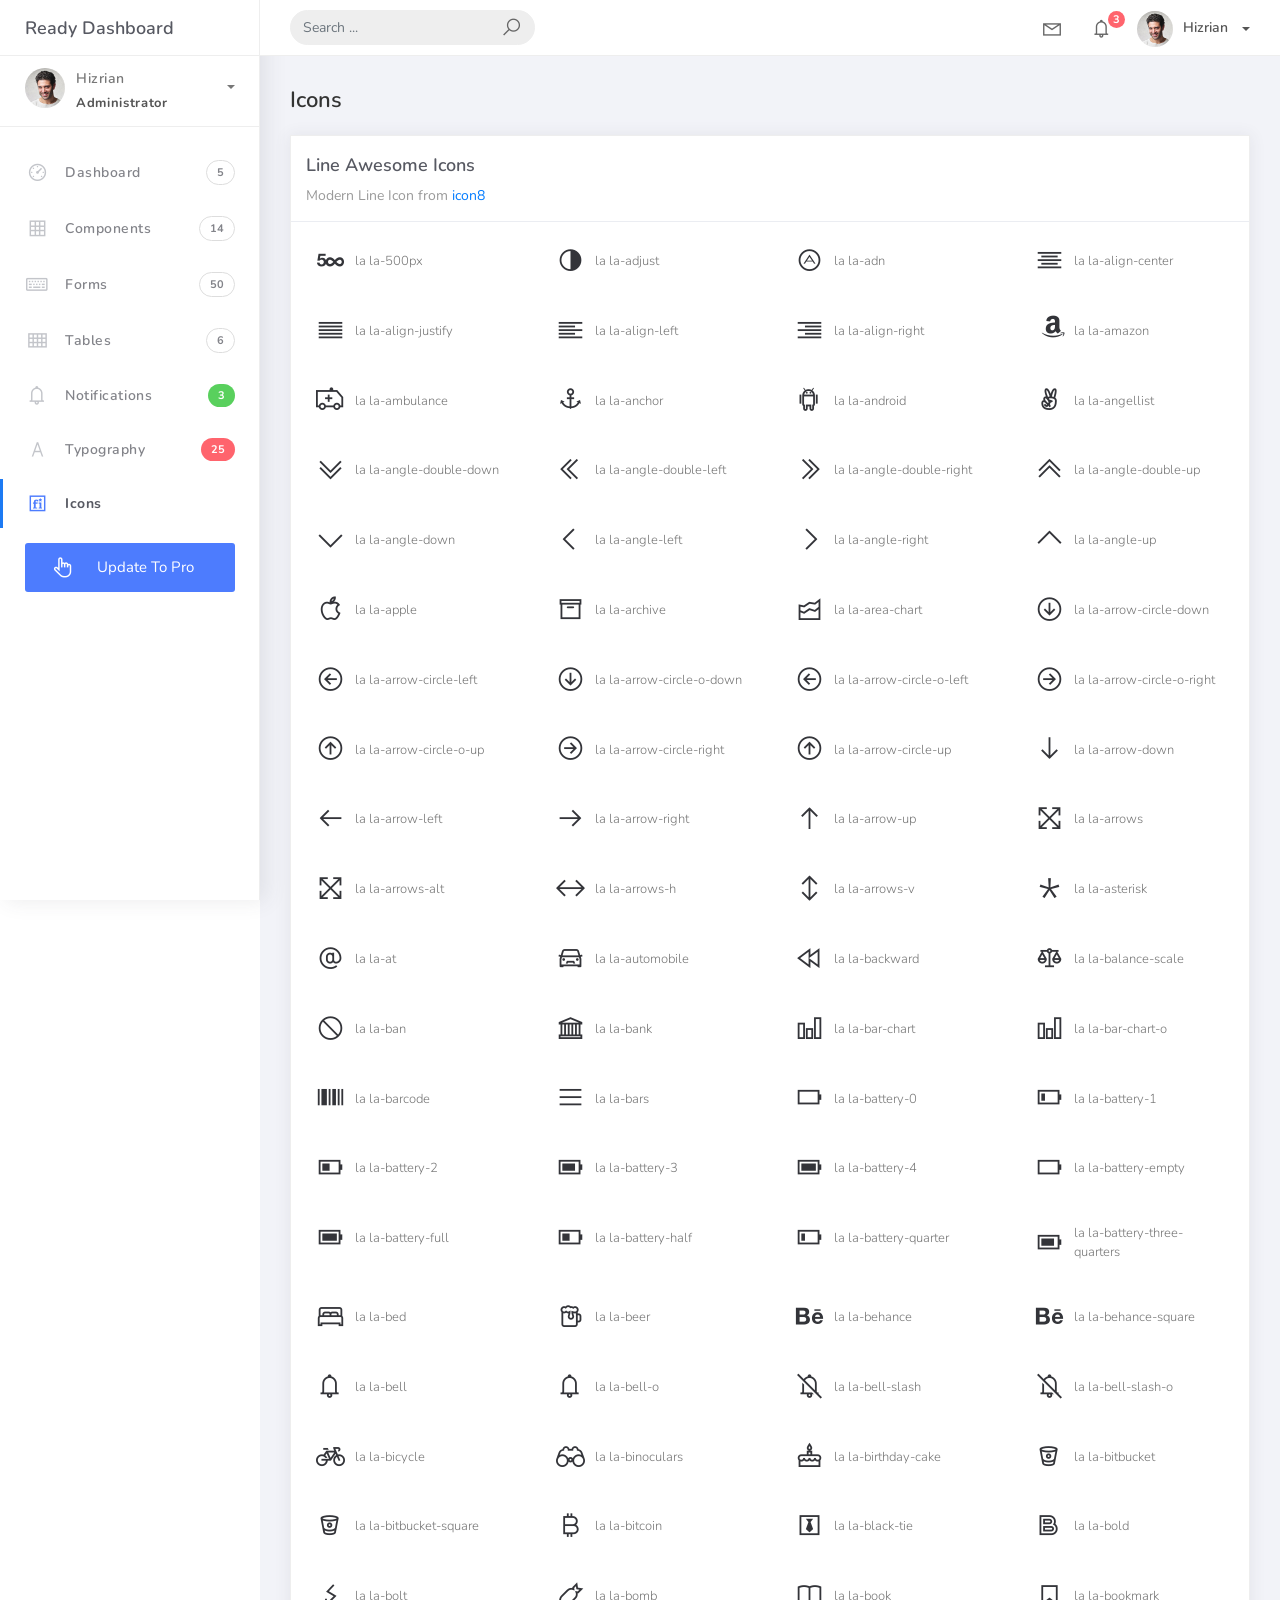
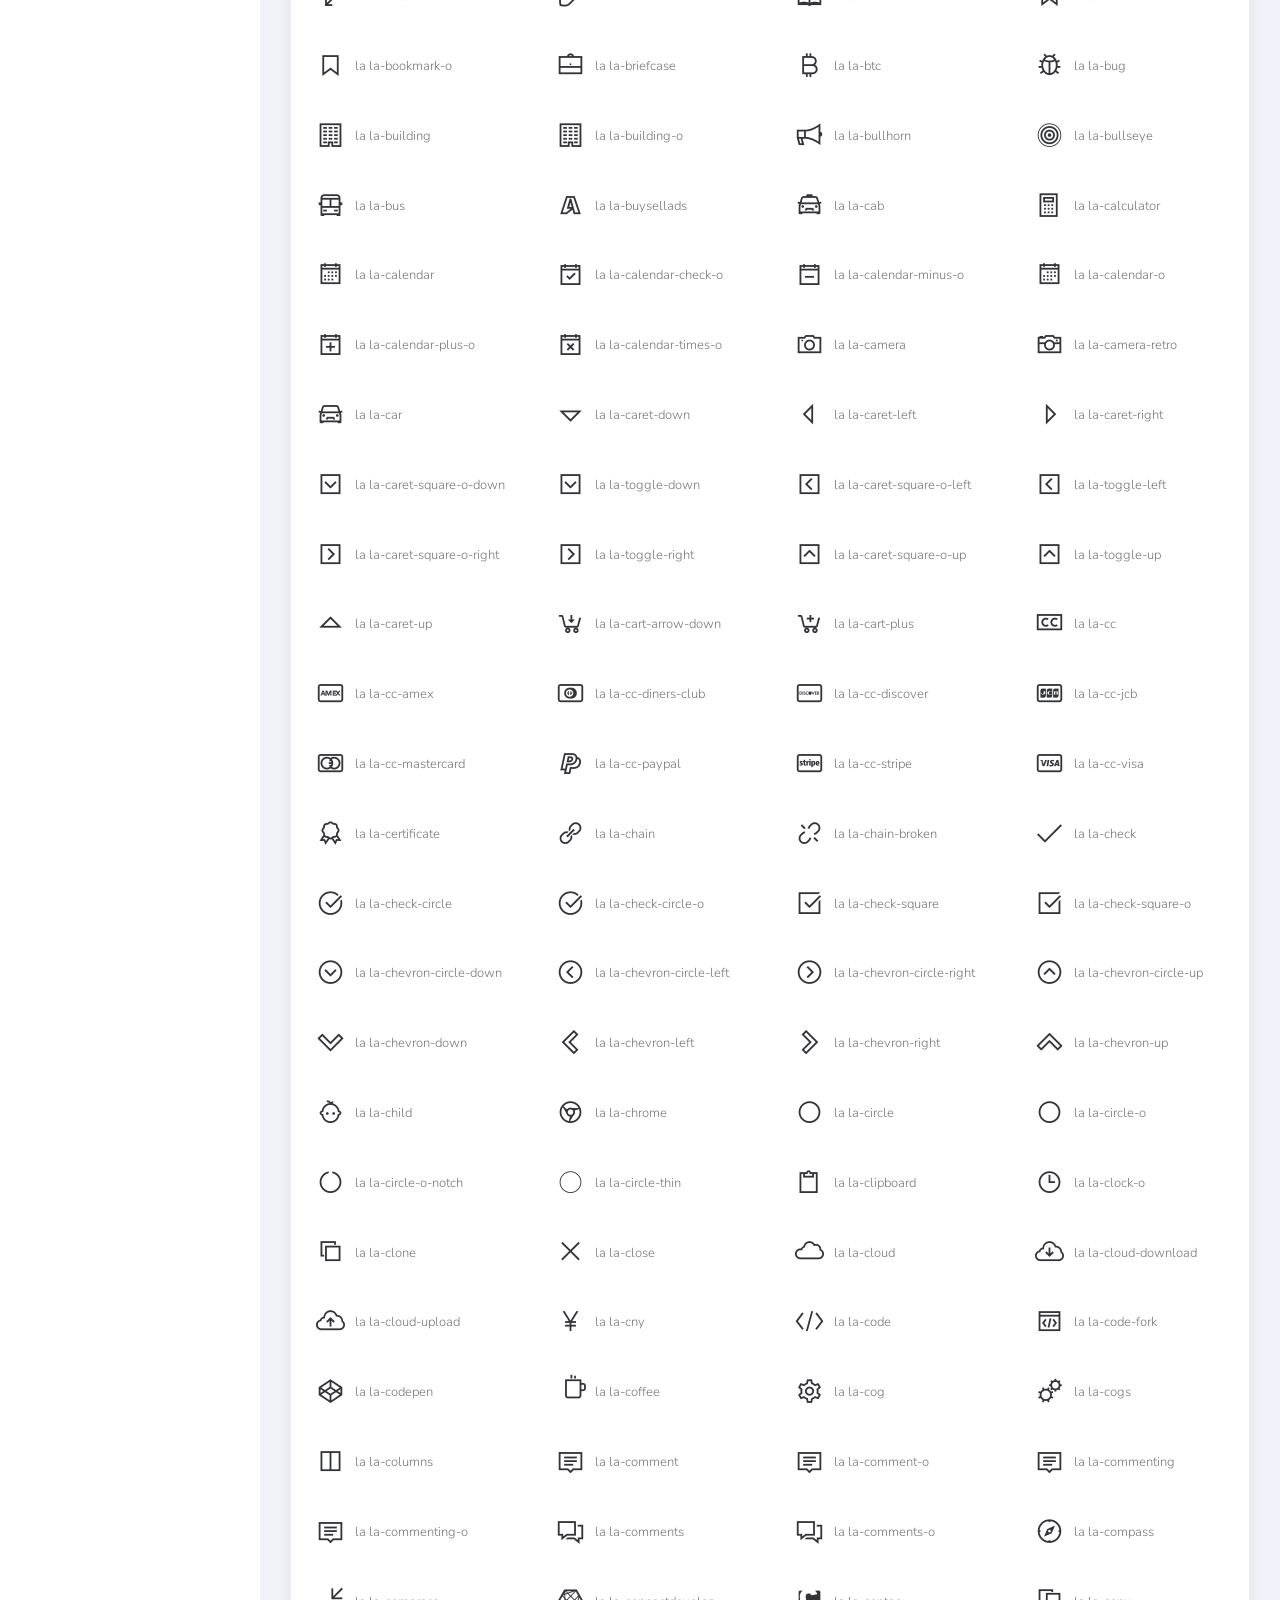
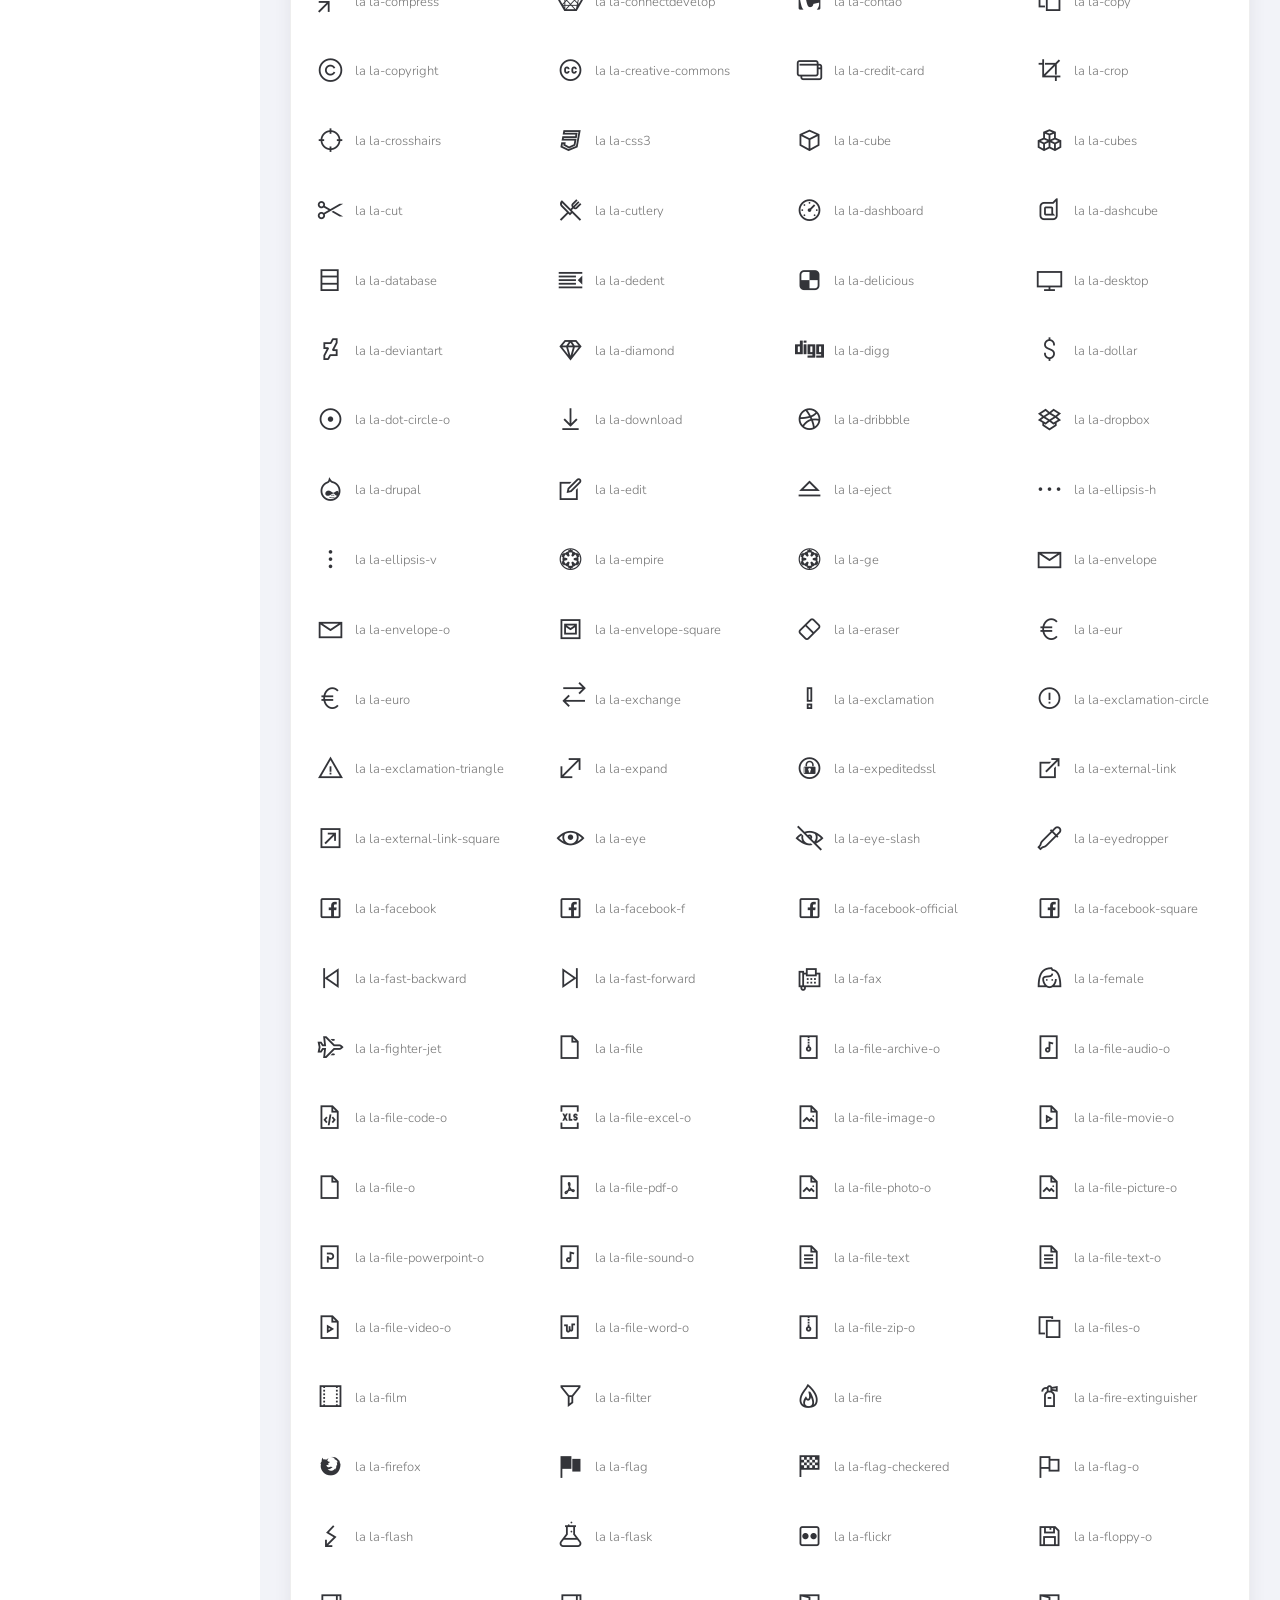
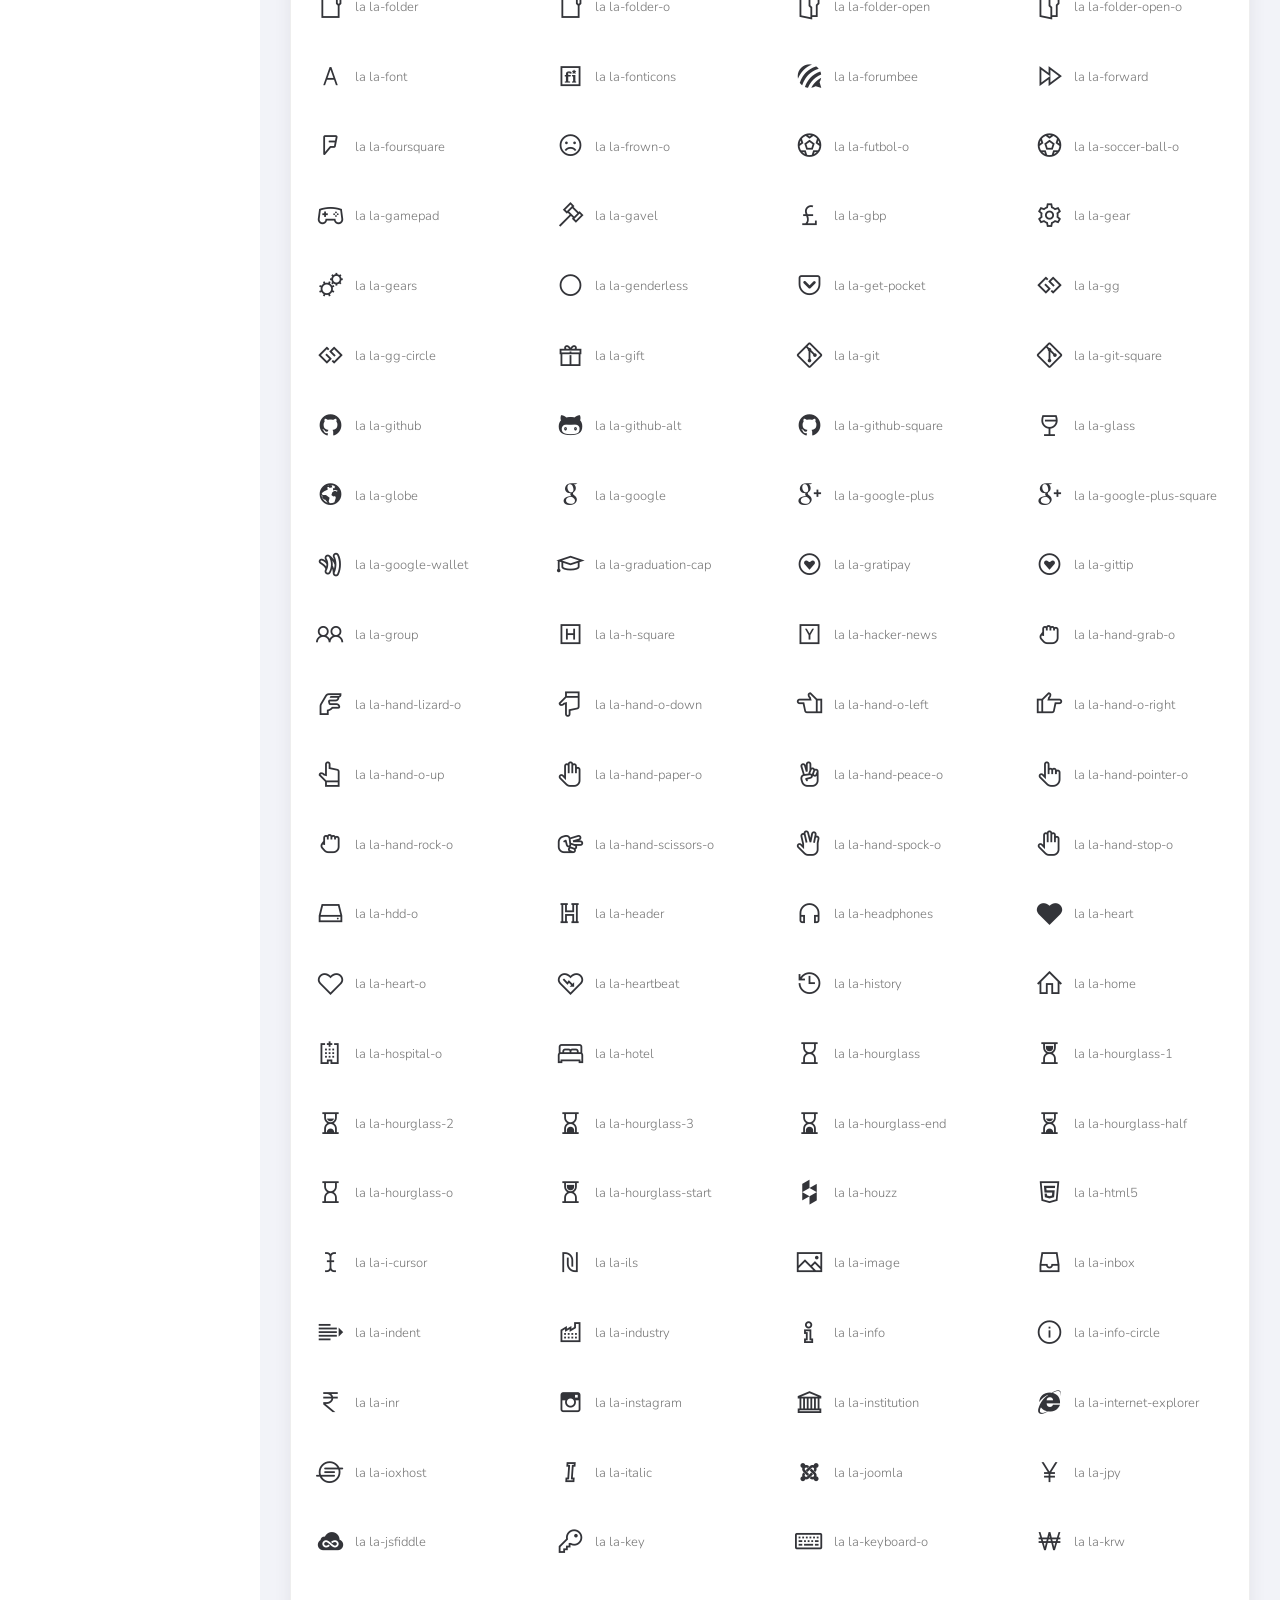
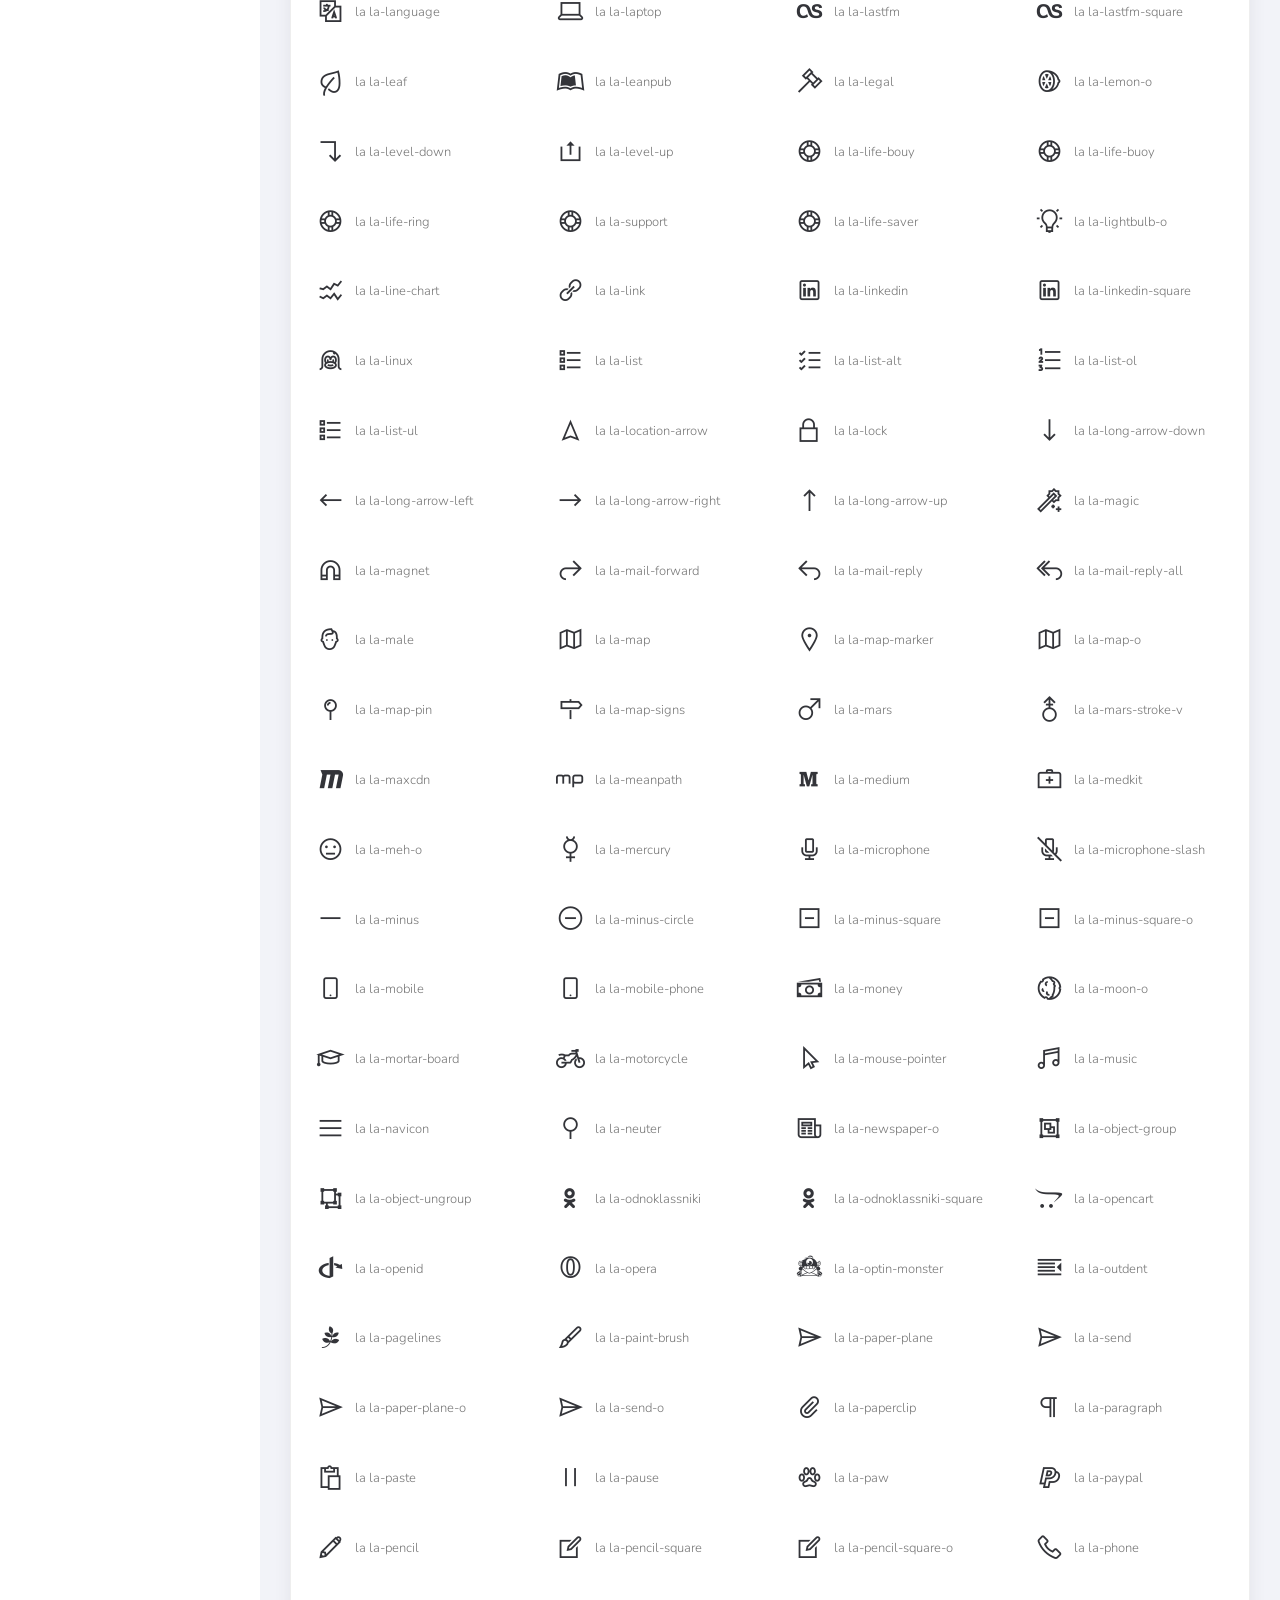
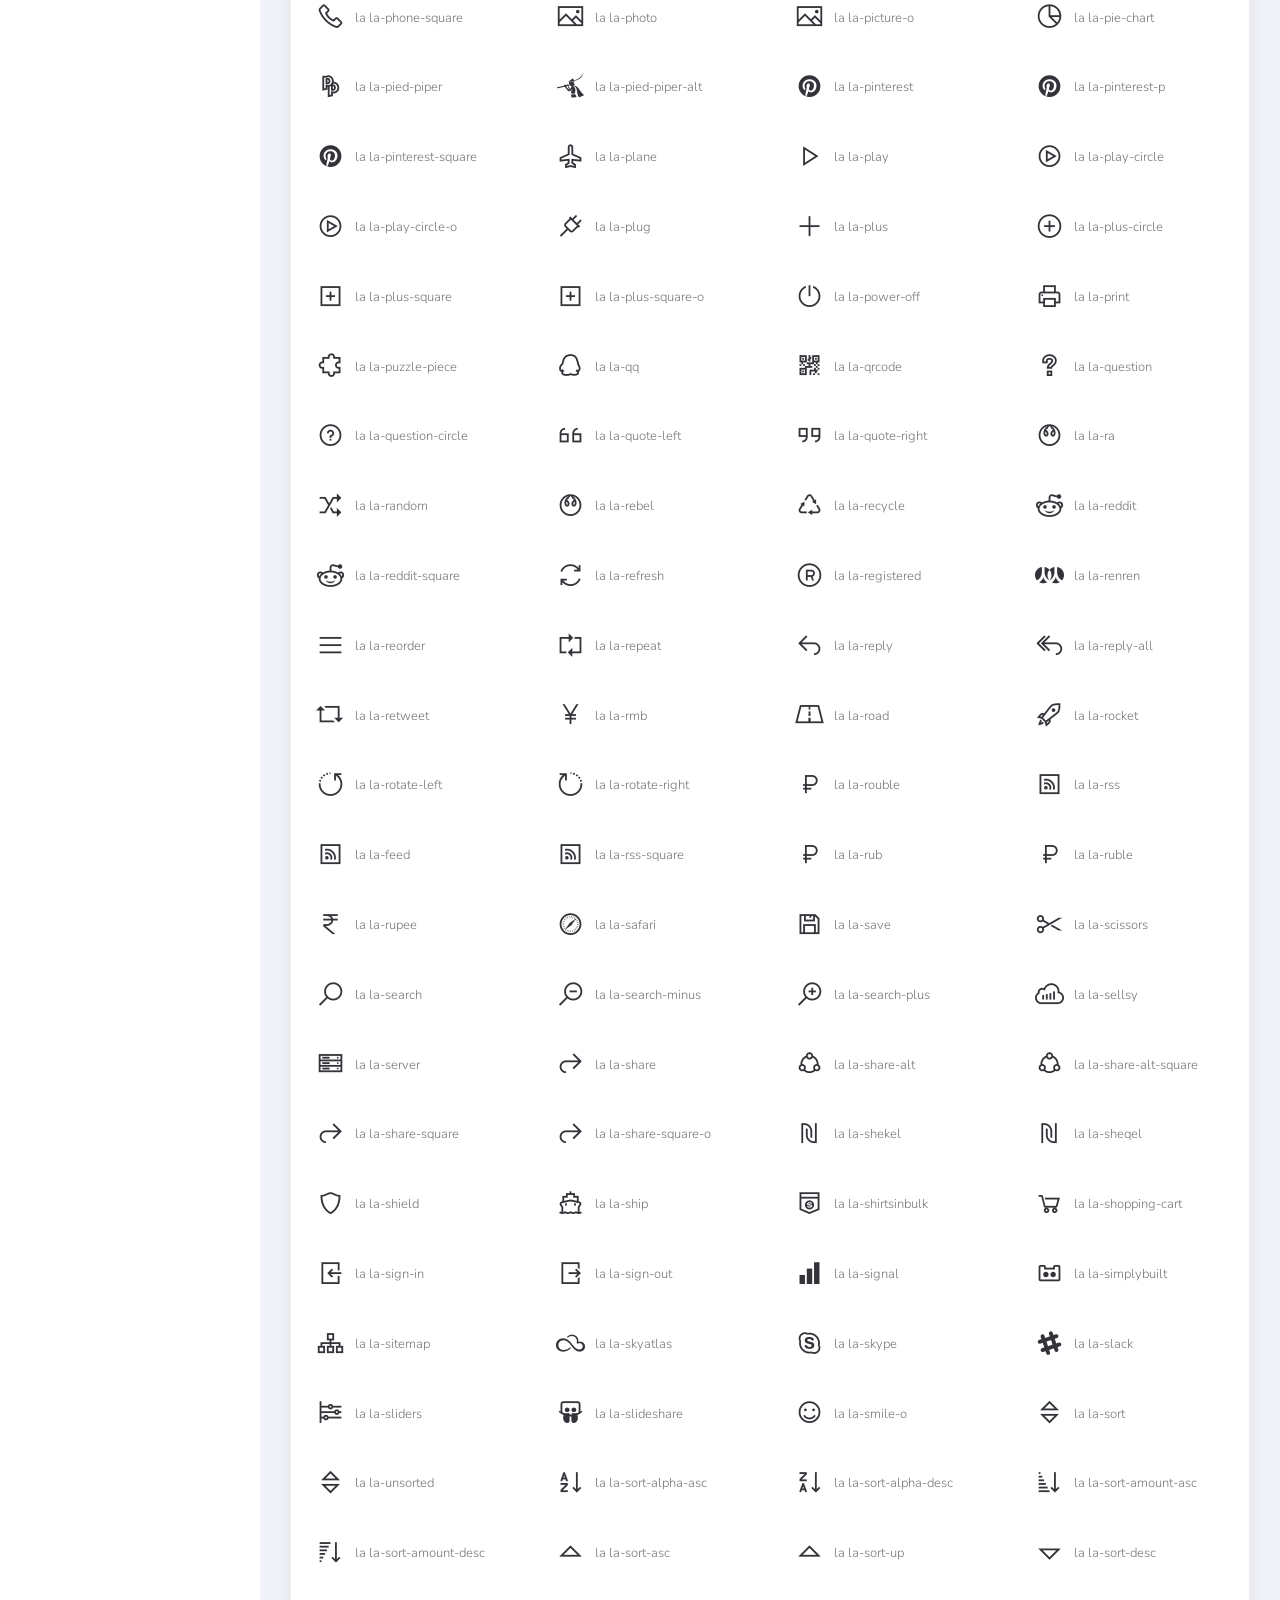
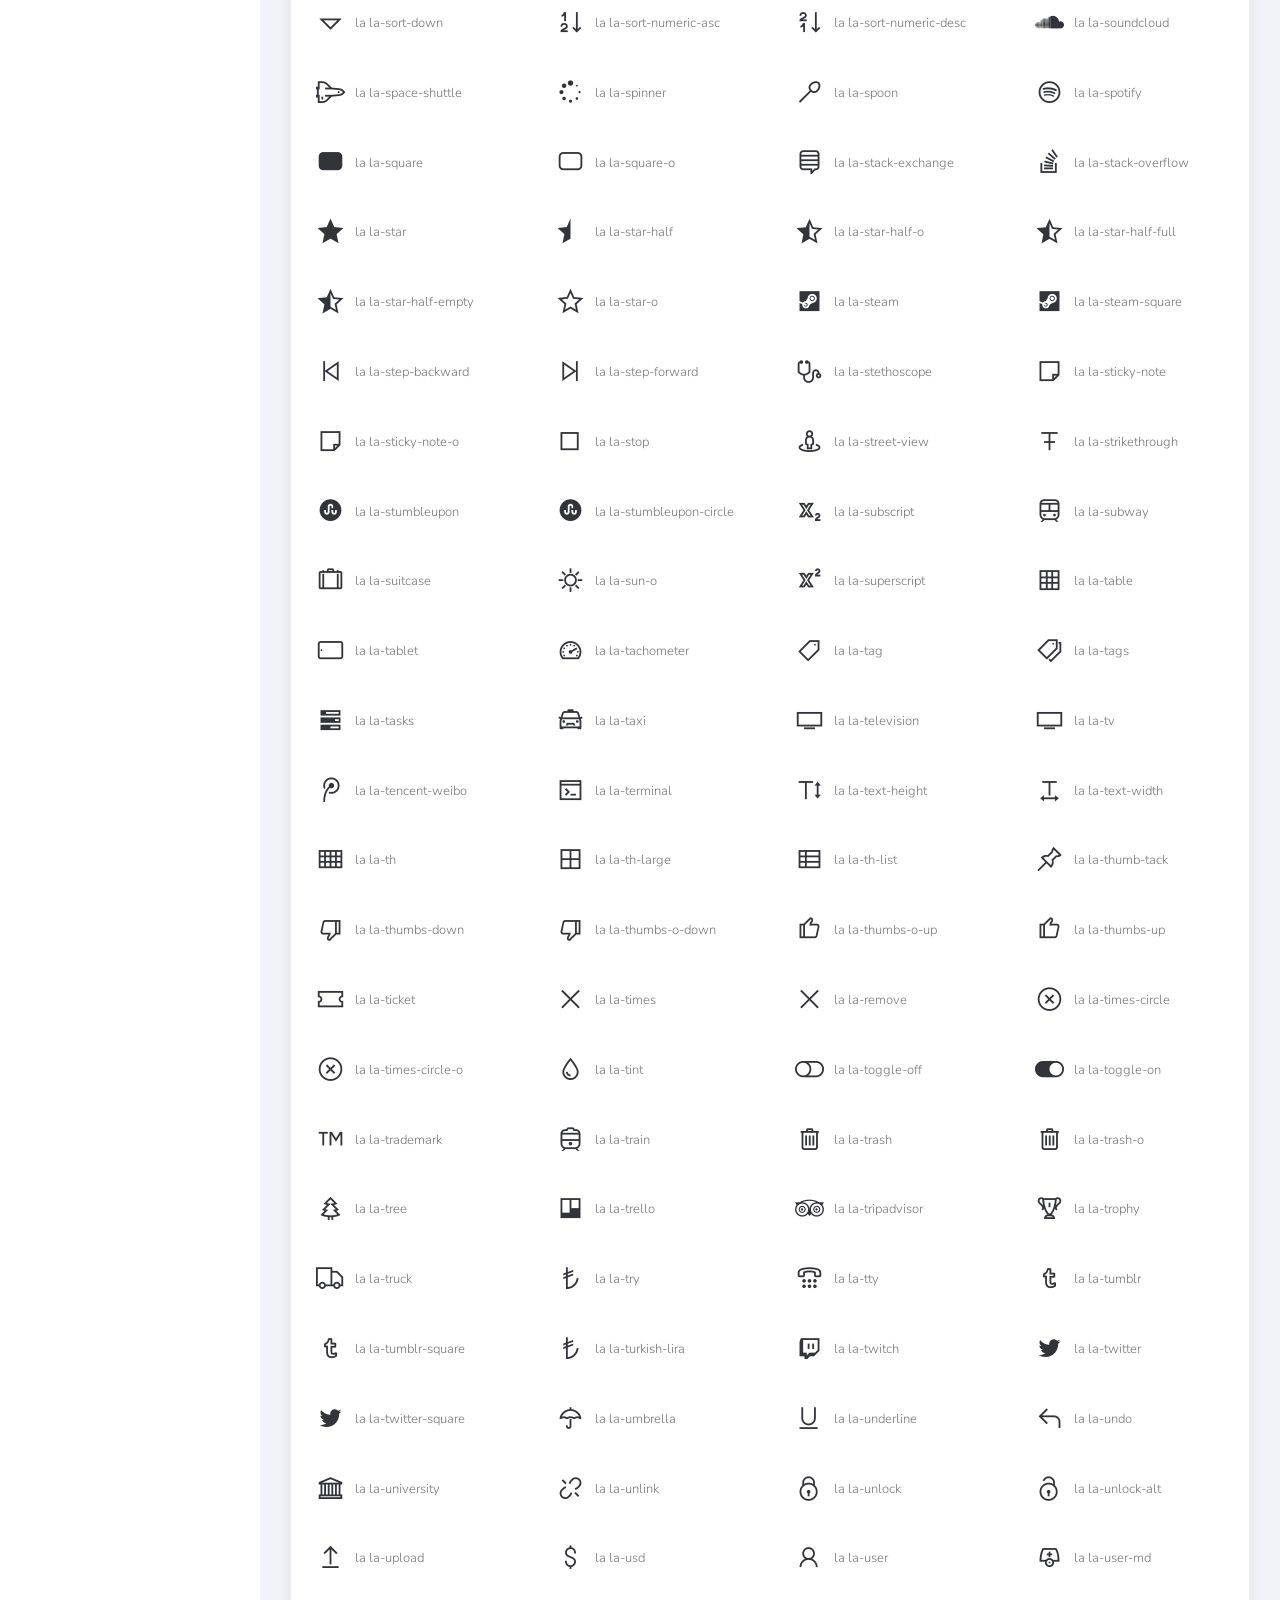
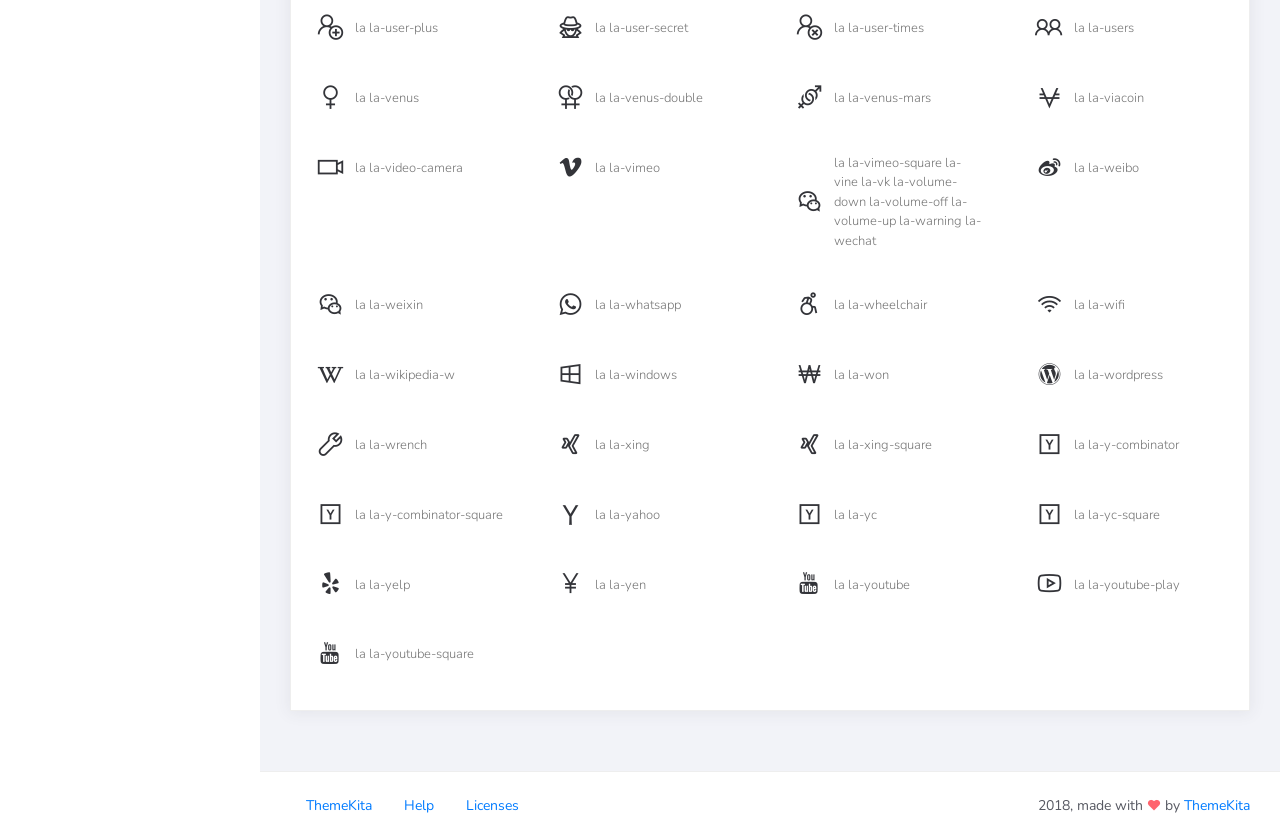
<file: wwwroot/Ready-Bootstrap-Dashboard-master/icons.html>
<!DOCTYPE html>
<html>
<head>
	<meta http-equiv="X-UA-Compatible" content="IE=edge,chrome=1" />
	<title>Icons - Ready Bootstrap Dashboard</title>
	<meta content='width=device-width, initial-scale=1.0, maximum-scale=1.0, user-scalable=0, shrink-to-fit=no' name='viewport' />
	<link rel="stylesheet" href="assets/css/bootstrap.min.css">
	<link rel="stylesheet" href="https://fonts.googleapis.com/css?family=Nunito:200,200i,300,300i,400,400i,600,600i,700,700i,800,800i,900,900i">
	<link rel="stylesheet" href="assets/css/ready.css">
	<link rel="stylesheet" href="assets/css/demo.css">
</head>
<body>
	<div class="wrapper">
		<div class="main-header">
			<div class="logo-header">
				<a href="index.html" class="logo">
					Ready Dashboard
				</a>
				<button class="navbar-toggler sidenav-toggler ml-auto" type="button" data-toggle="collapse" data-target="collapse" aria-controls="sidebar" aria-expanded="false" aria-label="Toggle navigation">
					<span class="navbar-toggler-icon"></span>
				</button>
				<button class="topbar-toggler more"><i class="la la-ellipsis-v"></i></button>
			</div>
			<nav class="navbar navbar-header navbar-expand-lg">
				<div class="container-fluid">
					
					<form class="navbar-left navbar-form nav-search mr-md-3" action="">
						<div class="input-group">
							<input type="text" placeholder="Search ..." class="form-control">
							<div class="input-group-append">
								<span class="input-group-text">
									<i class="la la-search search-icon"></i>
								</span>
							</div>
						</div>
					</form>
					<ul class="navbar-nav topbar-nav ml-md-auto align-items-center">
						<li class="nav-item dropdown hidden-caret">
							<a class="nav-link dropdown-toggle" href="#" id="navbarDropdown" role="button" data-toggle="dropdown" aria-haspopup="true" aria-expanded="false">
								<i class="la la-envelope"></i>
							</a>
							<div class="dropdown-menu" aria-labelledby="navbarDropdown">
								<a class="dropdown-item" href="#">Action</a>
								<a class="dropdown-item" href="#">Another action</a>
								<div class="dropdown-divider"></div>
								<a class="dropdown-item" href="#">Something else here</a>
							</div>
						</li>
						<li class="nav-item dropdown hidden-caret">
							<a class="nav-link dropdown-toggle" href="#" id="navbarDropdown" role="button" data-toggle="dropdown" aria-haspopup="true" aria-expanded="false">
								<i class="la la-bell"></i>
								<span class="notification">3</span>
							</a>
							<ul class="dropdown-menu notif-box" aria-labelledby="navbarDropdown">
								<li>
									<div class="dropdown-title">You have 4 new notification</div>
								</li>
								<li>
									<div class="notif-center">
										<a href="#">
											<div class="notif-icon notif-primary"> <i class="la la-user-plus"></i> </div>
											<div class="notif-content">
												<span class="block">
													New user registered
												</span>
												<span class="time">5 minutes ago</span> 
											</div>
										</a>
										<a href="#">
											<div class="notif-icon notif-success"> <i class="la la-comment"></i> </div>
											<div class="notif-content">
												<span class="block">
													Rahmad commented on Admin
												</span>
												<span class="time">12 minutes ago</span> 
											</div>
										</a>
										<a href="#">
											<div class="notif-img"> 
												<img src="assets/img/profile2.jpg" alt="Img Profile">
											</div>
											<div class="notif-content">
												<span class="block">
													Reza send messages to you
												</span>
												<span class="time">12 minutes ago</span> 
											</div>
										</a>
										<a href="#">
											<div class="notif-icon notif-danger"> <i class="la la-heart"></i> </div>
											<div class="notif-content">
												<span class="block">
													Farrah liked Admin
												</span>
												<span class="time">17 minutes ago</span> 
											</div>
										</a>
									</div>
								</li>
								<li>
									<a class="see-all" href="javascript:void(0);"> <strong>See all notifications</strong> <i class="la la-angle-right"></i> </a>
								</li>
							</ul>
						</li>
						<li class="nav-item dropdown">
							<a class="dropdown-toggle profile-pic" data-toggle="dropdown" href="#" aria-expanded="false"> <img src="assets/img/profile.jpg" alt="user-img" width="36" class="img-circle"><span >Hizrian</span></span> </a>
							<ul class="dropdown-menu dropdown-user">
								<li>
									<div class="user-box">
										<div class="u-img"><img src="assets/img/profile.jpg" alt="user"></div>
										<div class="u-text">
											<h4>Hizrian</h4>
											<p class="text-muted">hello@themekita.com</p><a href="profile.html" class="btn btn-rounded btn-danger btn-sm">View Profile</a></div>
										</div>
									</li>
									<div class="dropdown-divider"></div>
									<a class="dropdown-item" href="#"><i class="ti-user"></i> My Profile</a>
									<a class="dropdown-item" href="#"></i> My Balance</a>
									<a class="dropdown-item" href="#"><i class="ti-email"></i> Inbox</a>
									<div class="dropdown-divider"></div>
									<a class="dropdown-item" href="#"><i class="ti-settings"></i> Account Setting</a>
									<div class="dropdown-divider"></div>
									<a class="dropdown-item" href="#"><i class="fa fa-power-off"></i> Logout</a>
								</ul>
								<!-- /.dropdown-user -->
							</li>
						</ul>
					</div>
				</nav>
			</div>
			<div class="sidebar">
				<div class="scrollbar-inner sidebar-wrapper">
					<div class="user">
						<div class="photo">
							<img src="assets/img/profile.jpg">
						</div>
						<div class="info">
							<a class="" data-toggle="collapse" href="#collapseExample" aria-expanded="true">
								<span>
									Hizrian
									<span class="user-level">Administrator</span>
									<span class="caret"></span>
								</span>
							</a>
							<div class="clearfix"></div>

							<div class="collapse in" id="collapseExample" aria-expanded="true" style="">
								<ul class="nav">
									<li>
										<a href="#profile">
											<span class="link-collapse">My Profile</span>
										</a>
									</li>
									<li>
										<a href="#edit">
											<span class="link-collapse">Edit Profile</span>
										</a>
									</li>
									<li>
										<a href="#settings">
											<span class="link-collapse">Settings</span>
										</a>
									</li>
								</ul>
							</div>
						</div>
					</div>
					<ul class="nav">
						<li class="nav-item">
							<a href="index.html">
								<i class="la la-dashboard"></i>
								<p>Dashboard</p>
								<span class="badge badge-count">5</span>
							</a>
						</li>
						<li class="nav-item">
							<a href="components.html">
								<i class="la la-table"></i>
								<p>Components</p>
								<span class="badge badge-count">14</span>
							</a>
						</li>
						<li class="nav-item">
							<a href="forms.html">
								<i class="la la-keyboard-o"></i>
								<p>Forms</p>
								<span class="badge badge-count">50</span>
							</a>
						</li>
						<li class="nav-item">
							<a href="tables.html">
								<i class="la la-th"></i>
								<p>Tables</p>
								<span class="badge badge-count">6</span>
							</a>
						</li>
						<li class="nav-item">
							<a href="notifications.html">
								<i class="la la-bell"></i>
								<p>Notifications</p>
								<span class="badge badge-success">3</span>
							</a>
						</li>
						<li class="nav-item">
							<a href="typography.html">
								<i class="la la-font"></i>
								<p>Typography</p>
								<span class="badge badge-danger">25</span>
							</a>
						</li>
						<li class="nav-item active">
							<a href="icons.html">
								<i class="la la-fonticons"></i>
								<p>Icons</p>
							</a>
						</li>
						<li class="nav-item update-pro">
							<button  data-toggle="modal" data-target="#modalUpdate">
								<i class="la la-hand-pointer-o"></i>
								<p>Update To Pro</p>
							</button>
						</li>
					</ul>
				</div>
			</div>
			<div class="main-panel">
				<div class="content">
					<div class="container-fluid">
						<h4 class="page-title">Icons</h4>
						<div class="row">
							<div class="col-md-12">
								<div class="card">
									<div class="card-header">
										<div class="card-title">Line Awesome Icons</div>
										<div class="card-category">Modern Line Icon from <a class="link" href="https://icons8.com/line-awesome">icon8</a></div>
									</div>
									<div class="card-body">
										<div id="row-demo-icon" class="row">
										</div>
									</div>
								</div>
							</div>
						</div>
					</div>
				</div>
				<footer class="footer">
					<div class="container-fluid">
						<nav class="pull-left">
							<ul class="nav">
								<li class="nav-item">
									<a class="nav-link" href="http://www.themekita.com">
										ThemeKita
									</a>
								</li>
								<li class="nav-item">
									<a class="nav-link" href="#">
										Help
									</a>
								</li>
								<li class="nav-item">
									<a class="nav-link" href="https://themewagon.com/license/#free-item">
										Licenses
									</a>
								</li>
							</ul>
						</nav>
						<div class="copyright ml-auto">
							2018, made with <i class="la la-heart heart text-danger"></i> by <a href="http://www.themekita.com">ThemeKita</a>
						</div>				
					</div>
				</footer>
			</div>
		</div>
	</div>
	<!-- Modal -->
	<div class="modal fade" id="modalUpdate" tabindex="-1" role="dialog" aria-labelledby="modalUpdatePro" aria-hidden="true">
		<div class="modal-dialog modal-dialog-centered" role="document">
			<div class="modal-content">
				<div class="modal-header bg-primary">
					<h6 class="modal-title"><i class="la la-frown-o"></i> Under Development</h6>
					<button type="button" class="close" data-dismiss="modal" aria-label="Close">
						<span aria-hidden="true">&times;</span>
					</button>
				</div>
				<div class="modal-body text-center">									
					<p>Currently the pro version of the <b>Ready Dashboard</b> Bootstrap is in progress development</p>
					<p>
					<b>We'll let you know when it's done</b></p>
				</div>
				<div class="modal-footer">
					<button type="button" class="btn btn-secondary" data-dismiss="modal">Close</button>
				</div>
			</div>
		</div>
	</div>
</body>
<script src="assets/js/core/jquery.3.2.1.min.js"></script>
<script src="assets/js/plugin/jquery-ui-1.12.1.custom/jquery-ui.min.js"></script>
<script src="assets/js/core/popper.min.js"></script>
<script src="assets/js/core/bootstrap.min.js"></script>
<script src="assets/js/plugin/chartist/chartist.min.js"></script>
<script src="assets/js/plugin/chartist/plugin/chartist-plugin-tooltip.min.js"></script>
<script src="assets/js/plugin/bootstrap-notify/bootstrap-notify.min.js"></script>
<script src="assets/js/plugin/bootstrap-toggle/bootstrap-toggle.min.js"></script>
<script src="assets/js/plugin/jquery-mapael/jquery.mapael.min.js"></script>
<script src="assets/js/plugin/jquery-mapael/maps/world_countries.min.js"></script>
<script src="assets/js/plugin/chart-circle/circles.min.js"></script>
<script src="assets/js/plugin/jquery-scrollbar/jquery.scrollbar.min.js"></script>
<script src="assets/js/ready.min.js"></script>
<script type="text/javascript">
	var iconClass = ['la-500px', 'la-adjust', 'la-adn', 'la-align-center', 'la-align-justify',
	'la-align-left', 'la-align-right', 'la-amazon', 'la-ambulance', 'la-anchor', 'la-android', 'la-angellist', 'la-angle-double-down', 'la-angle-double-left', 'la-angle-double-right', 'la-angle-double-up', 'la-angle-down', 'la-angle-left', 'la-angle-right', 'la-angle-up', 'la-apple', 'la-archive', 'la-area-chart', ' la-arrow-circle-down', 'la-arrow-circle-left', 'la-arrow-circle-o-down', 'la-arrow-circle-o-left', 'la-arrow-circle-o-right', 'la-arrow-circle-o-up', 'la-arrow-circle-right', 'la-arrow-circle-up', 'la-arrow-down', 'la-arrow-left', 'la-arrow-right', 'la-arrow-up', 'la-arrows', 'la-arrows-alt', 'la-arrows-h', 'la-arrows-v', 'la-asterisk', 'la-at', 'la-automobile', 'la-backward', 'la-balance-scale', 'la-ban', 'la-bank', 'la-bar-chart', 'la-bar-chart-o', 'la-barcode', 'la-bars', 'la-battery-0', 'la-battery-1', 'la-battery-2', 'la-battery-3', 'la-battery-4', 'la-battery-empty', 'la-battery-full', 'la-battery-half', 'la-battery-quarter', 'la-battery-three-quarters', 'la-bed', 'la-beer', 'la-behance', 'la-behance-square', 'la-bell', 'la-bell-o', 'la-bell-slash', 'la-bell-slash-o', 'la-bicycle', 'la-binoculars', 'la-birthday-cake', 'la-bitbucket', 'la-bitbucket-square', 'la-bitcoin', 'la-black-tie', 'la-bold', 'la-bolt', 'la-bomb', 'la-book', 'la-bookmark', 'la-bookmark-o', 'la-briefcase', 'la-btc', 'la-bug', 'la-building', 'la-building-o', 'la-bullhorn', 'la-bullseye', 'la-bus', 'la-buysellads', 'la-cab', 'la-calculator', 'la-calendar', 'la-calendar-check-o', 'la-calendar-minus-o', 'la-calendar-o', 'la-calendar-plus-o', 'la-calendar-times-o', 'la-camera', 'la-camera-retro', 'la-car', 'la-caret-down', 'la-caret-left', 'la-caret-right', 'la-caret-square-o-down', 'la-toggle-down', 'la-caret-square-o-left', 'la-toggle-left', 'la-caret-square-o-right', 'la-toggle-right', 'la-caret-square-o-up', 'la-toggle-up', 'la-caret-up', 'la-cart-arrow-down', 'la-cart-plus', 'la-cc', 'la-cc-amex', 'la-cc-diners-club', 'la-cc-discover', 'la-cc-jcb', 'la-cc-mastercard', 'la-cc-paypal', 'la-cc-stripe', 'la-cc-visa', 'la-certificate', 'la-chain', 'la-chain-broken', 'la-check', 'la-check-circle', 'la-check-circle-o', 'la-check-square', 'la-check-square-o', 'la-chevron-circle-down', 'la-chevron-circle-left', 'la-chevron-circle-right', 'la-chevron-circle-up', 'la-chevron-down', 'la-chevron-left', 'la-chevron-right', 'la-chevron-up', 'la-child', 'la-chrome', 'la-circle', 'la-circle-o', 'la-circle-o-notch', 'la-circle-thin', 'la-clipboard', 'la-clock-o', 'la-clone', 'la-close', 'la-cloud', 'la-cloud-download', 'la-cloud-upload', 'la-cny', 'la-code', 'la-code-fork', 'la-codepen', 'la-coffee', 'la-cog', 'la-cogs', 'la-columns', 'la-comment', 'la-comment-o', 'la-commenting', 'la-commenting-o', 'la-comments', 'la-comments-o', 'la-compass', 'la-compress', 'la-connectdevelop', 'la-contao', 'la-copy', 'la-copyright', 'la-creative-commons', 'la-credit-card', 'la-crop', 'la-crosshairs', 'la-css3', 'la-cube', 'la-cubes', 'la-cut', 'la-cutlery', 'la-dashboard', 'la-dashcube', 'la-database', 'la-dedent', 'la-delicious', 'la-desktop', 'la-deviantart', 'la-diamond', 'la-digg', 'la-dollar', 'la-dot-circle-o', 'la-download', 'la-dribbble', 'la-dropbox', 'la-drupal', 'la-edit', 'la-eject', 'la-ellipsis-h', 'la-ellipsis-v', 'la-empire', 'la-ge', 'la-envelope', 'la-envelope-o', 'la-envelope-square', 'la-eraser', 'la-eur', 'la-euro', 'la-exchange', 'la-exclamation', 'la-exclamation-circle', 'la-exclamation-triangle', 'la-expand', 'la-expeditedssl', 'la-external-link', 'la-external-link-square', 'la-eye', 'la-eye-slash', 'la-eyedropper', 'la-facebook', 'la-facebook-f', 'la-facebook-official', 'la-facebook-square', 'la-fast-backward', 'la-fast-forward', 'la-fax', 'la-female', 'la-fighter-jet', 'la-file', 'la-file-archive-o', 'la-file-audio-o', 'la-file-code-o', 'la-file-excel-o', 'la-file-image-o', 'la-file-movie-o', 'la-file-o', 'la-file-pdf-o', 'la-file-photo-o', 'la-file-picture-o', 'la-file-powerpoint-o', 'la-file-sound-o', 'la-file-text', 'la-file-text-o', 'la-file-video-o', 'la-file-word-o', 'la-file-zip-o', 'la-files-o', 'la-film', 'la-filter', 'la-fire', 'la-fire-extinguisher', 'la-firefox', 'la-flag', 'la-flag-checkered', 'la-flag-o', 'la-flash', 'la-flask', 'la-flickr', 'la-floppy-o', 'la-folder', 'la-folder-o', 'la-folder-open', 'la-folder-open-o', 'la-font', 'la-fonticons', 'la-forumbee', 'la-forward', 'la-foursquare', 'la-frown-o', 'la-futbol-o', 'la-soccer-ball-o', 'la-gamepad', 'la-gavel', 'la-gbp', 'la-gear', 'la-gears', 'la-genderless', 'la-get-pocket', 'la-gg', 'la-gg-circle', 'la-gift', 'la-git', 'la-git-square', 'la-github', 'la-github-alt', 'la-github-square', 'la-glass', 'la-globe', 'la-google', 'la-google-plus', 'la-google-plus-square', 'la-google-wallet', 'la-graduation-cap', 'la-gratipay', 'la-gittip', 'la-group', 'la-h-square', 'la-hacker-news', 'la-hand-grab-o', 'la-hand-lizard-o', 'la-hand-o-down', 'la-hand-o-left', 'la-hand-o-right', 'la-hand-o-up', 'la-hand-paper-o', 'la-hand-peace-o', 'la-hand-pointer-o', 'la-hand-rock-o', 'la-hand-scissors-o', 'la-hand-spock-o', 'la-hand-stop-o', 'la-hdd-o', 'la-header', 'la-headphones', 'la-heart', 'la-heart-o', 'la-heartbeat', 'la-history', 'la-home', 'la-hospital-o', 'la-hotel', 'la-hourglass', 'la-hourglass-1', 'la-hourglass-2', 'la-hourglass-3', 'la-hourglass-end', 'la-hourglass-half', 'la-hourglass-o', 'la-hourglass-start', 'la-houzz', 'la-html5', 'la-i-cursor', 'la-ils', 'la-image', 'la-inbox', 'la-indent', 'la-industry', 'la-info', 'la-info-circle', 'la-inr', 'la-instagram', 'la-institution', 'la-internet-explorer', 'la-ioxhost', 'la-italic', 'la-joomla', 'la-jpy', 'la-jsfiddle', 'la-key', 'la-keyboard-o', 'la-krw', 'la-language', 'la-laptop', 'la-lastfm', 'la-lastfm-square', 'la-leaf', 'la-leanpub', 'la-legal', 'la-lemon-o', 'la-level-down', 'la-level-up', 'la-life-bouy', 'la-life-buoy', 'la-life-ring', 'la-support', 'la-life-saver', 'la-lightbulb-o', 'la-line-chart', 'la-link', 'la-linkedin', 'la-linkedin-square', 'la-linux', 'la-list', 'la-list-alt', 'la-list-ol', 'la-list-ul', 'la-location-arrow', 'la-lock', 'la-long-arrow-down', 'la-long-arrow-left', 'la-long-arrow-right', 'la-long-arrow-up', 'la-magic', 'la-magnet', 'la-mail-forward', 'la-mail-reply', 'la-mail-reply-all', 'la-male', 'la-map', 'la-map-marker', 'la-map-o', 'la-map-pin', 'la-map-signs', 'la-mars', 'la-mars-stroke-v', 'la-maxcdn', 'la-meanpath', 'la-medium', 'la-medkit', 'la-meh-o', 'la-mercury', 'la-microphone', 'la-microphone-slash', 'la-minus', 'la-minus-circle', 'la-minus-square', 'la-minus-square-o', 'la-mobile', 'la-mobile-phone', 'la-money', 'la-moon-o', 'la-mortar-board', 'la-motorcycle', 'la-mouse-pointer', 'la-music', 'la-navicon', 'la-neuter', 'la-newspaper-o', 'la-object-group', 'la-object-ungroup', 'la-odnoklassniki', 'la-odnoklassniki-square', 'la-opencart', 'la-openid', 'la-opera', 'la-optin-monster', 'la-outdent', 'la-pagelines', 'la-paint-brush', 'la-paper-plane', 'la-send', 'la-paper-plane-o', 'la-send-o', 'la-paperclip', 'la-paragraph', 'la-paste', 'la-pause', 'la-paw', 'la-paypal', 'la-pencil', 'la-pencil-square', 'la-pencil-square-o', 'la-phone', 'la-phone-square', 'la-photo', 'la-picture-o', 'la-pie-chart', 'la-pied-piper', 'la-pied-piper-alt', 'la-pinterest', 'la-pinterest-p', 'la-pinterest-square', 'la-plane', 'la-play', 'la-play-circle', 'la-play-circle-o', 'la-plug', 'la-plus', 'la-plus-circle', 'la-plus-square', 'la-plus-square-o', 'la-power-off', 'la-print', 'la-puzzle-piece', 'la-qq', 'la-qrcode', 'la-question', 'la-question-circle', 'la-quote-left', 'la-quote-right', 'la-ra', 'la-random', 'la-rebel', 'la-recycle', 'la-reddit', 'la-reddit-square', 'la-refresh', 'la-registered', 'la-renren', 'la-reorder', 'la-repeat', 'la-reply', 'la-reply-all', 'la-retweet', 'la-rmb', 'la-road', 'la-rocket', 'la-rotate-left', 'la-rotate-right', 'la-rouble', 'la-rss', 'la-feed', 'la-rss-square', 'la-rub', 'la-ruble', 'la-rupee', 'la-safari', 'la-save', 'la-scissors', 'la-search', 'la-search-minus', 'la-search-plus', 'la-sellsy', 'la-server', 'la-share', 'la-share-alt', 'la-share-alt-square', 'la-share-square', 'la-share-square-o', 'la-shekel', 'la-sheqel', 'la-shield', 'la-ship', 'la-shirtsinbulk', 'la-shopping-cart', 'la-sign-in', 'la-sign-out', 'la-signal', 'la-simplybuilt', 'la-sitemap', 'la-skyatlas', 'la-skype', 'la-slack', 'la-sliders', 'la-slideshare', 'la-smile-o', 'la-sort', 'la-unsorted', 'la-sort-alpha-asc', 'la-sort-alpha-desc', 'la-sort-amount-asc', 'la-sort-amount-desc', 'la-sort-asc', 'la-sort-up', 'la-sort-desc', 'la-sort-down', 'la-sort-numeric-asc', 'la-sort-numeric-desc', 'la-soundcloud', 'la-space-shuttle', 'la-spinner', 'la-spoon', 'la-spotify', 'la-square', 'la-square-o', 'la-stack-exchange', 'la-stack-overflow', 'la-star', 'la-star-half', 'la-star-half-o', 'la-star-half-full', 'la-star-half-empty', 'la-star-o', 'la-steam', 'la-steam-square', 'la-step-backward', 'la-step-forward', 'la-stethoscope', 'la-sticky-note', 'la-sticky-note-o', 'la-stop', 'la-street-view', 'la-strikethrough', 'la-stumbleupon', 'la-stumbleupon-circle', 'la-subscript', 'la-subway', 'la-suitcase', 'la-sun-o', 'la-superscript', 'la-table', 'la-tablet', 'la-tachometer', 'la-tag', 'la-tags', 'la-tasks', 'la-taxi', 'la-television', 'la-tv', 'la-tencent-weibo', 'la-terminal', 'la-text-height', 'la-text-width', 'la-th', 'la-th-large', 'la-th-list', 'la-thumb-tack', 'la-thumbs-down', 'la-thumbs-o-down', 'la-thumbs-o-up', 'la-thumbs-up', 'la-ticket', 'la-times', 'la-remove', 'la-times-circle', 'la-times-circle-o', 'la-tint', 'la-toggle-off', 'la-toggle-on', 'la-trademark', 'la-train', 'la-trash', 'la-trash-o', 'la-tree', 'la-trello', 'la-tripadvisor', 'la-trophy', 'la-truck', 'la-try', 'la-tty', 'la-tumblr', 'la-tumblr-square', 'la-turkish-lira', 'la-twitch', 'la-twitter', 'la-twitter-square', 'la-umbrella', 'la-underline', 'la-undo', 'la-university', 'la-unlink', 'la-unlock', 'la-unlock-alt', 'la-upload', 'la-usd', 'la-user', 'la-user-md', 'la-user-plus', 'la-user-secret', 'la-user-times', 'la-users', 'la-venus', 'la-venus-double', 'la-venus-mars', 'la-viacoin', 'la-video-camera', 'la-vimeo', 'la-vimeo-square la-vine la-vk la-volume-down la-volume-off la-volume-up la-warning la-wechat', 'la-weibo', 'la-weixin', 'la-whatsapp', 'la-wheelchair', 'la-wifi', 'la-wikipedia-w', 'la-windows', 'la-won', 'la-wordpress', 'la-wrench', 'la-xing', 'la-xing-square', 'la-y-combinator', 'la-y-combinator-square', 'la-yahoo', 'la-yc', 'la-yc-square', 'la-yelp', 'la-yen', 'la-youtube', 'la-youtube-play', 'la-youtube-square'
	]; var rowDemoIcon = "#row-demo-icon";
	for (i = 0; i < iconClass.length; i++){
		$(rowDemoIcon).append('<div class="col-md-3"> <div class="demo-icon"> <div class="icon-preview"><i class="la ' + iconClass[i] + '"></i></div> <div class="icon-class">la ' + iconClass[i] + '</div> </div> </div>');
	}
</script>
</html>
</file>
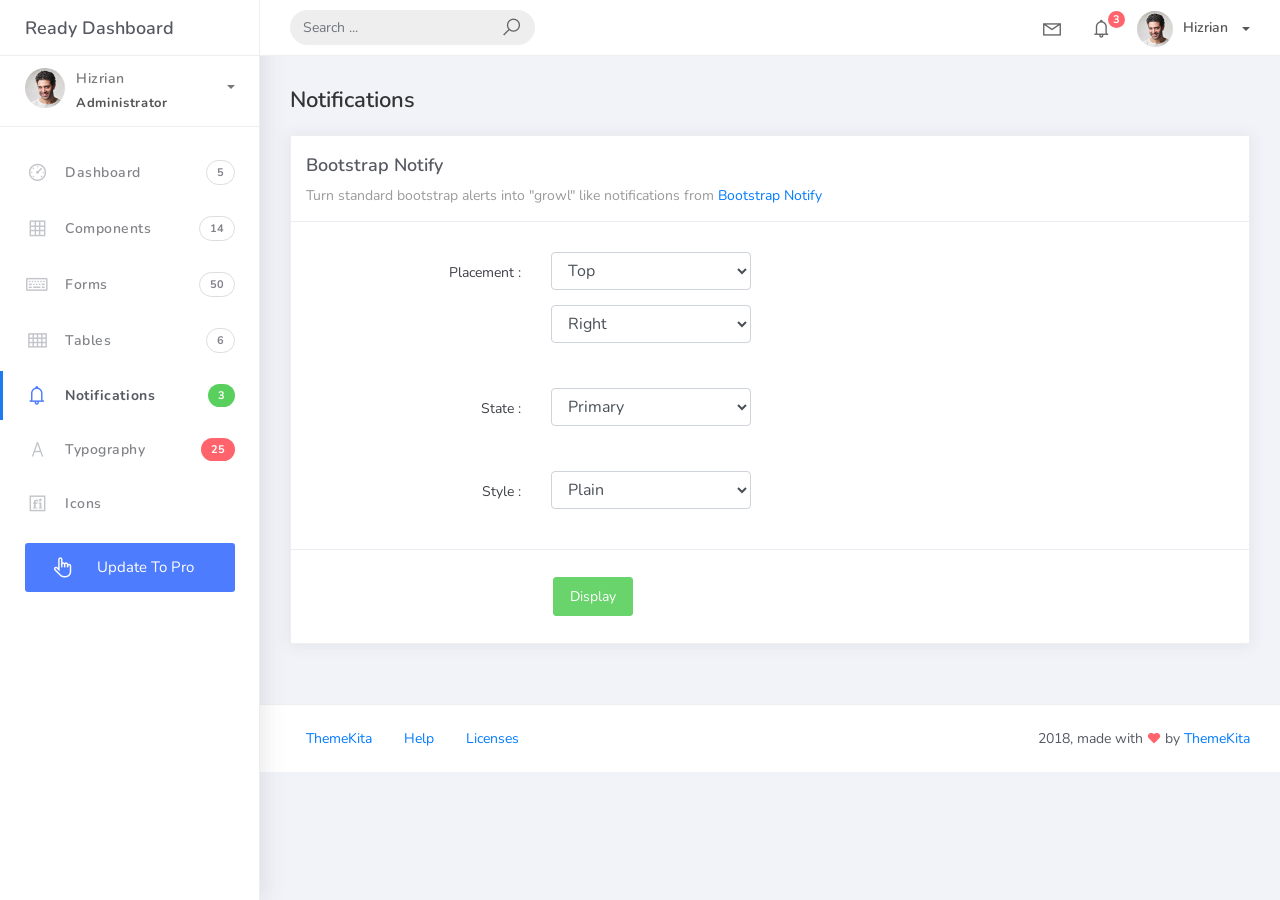
<file: wwwroot/Ready-Bootstrap-Dashboard-master/notifications.html>
<!DOCTYPE html>
<html>
<head>
	<meta http-equiv="X-UA-Compatible" content="IE=edge,chrome=1" />
	<title>Notifications - Ready Bootstrap Dashboard</title>
	<meta content='width=device-width, initial-scale=1.0, maximum-scale=1.0, user-scalable=0, shrink-to-fit=no' name='viewport' />
	<link rel="stylesheet" href="assets/css/bootstrap.min.css">
	<link rel="stylesheet" href="https://fonts.googleapis.com/css?family=Nunito:200,200i,300,300i,400,400i,600,600i,700,700i,800,800i,900,900i">
	<link rel="stylesheet" href="assets/css/ready.css">
	<link rel="stylesheet" href="assets/css/demo.css">
</head>
<body>
	<div class="wrapper">
		<div class="main-header">
			<div class="logo-header">
				<a href="index.html" class="logo">
					Ready Dashboard
				</a>
				<button class="navbar-toggler sidenav-toggler ml-auto" type="button" data-toggle="collapse" data-target="collapse" aria-controls="sidebar" aria-expanded="false" aria-label="Toggle navigation">
					<span class="navbar-toggler-icon"></span>
				</button>
				<button class="topbar-toggler more"><i class="la la-ellipsis-v"></i></button>
			</div>
			<nav class="navbar navbar-header navbar-expand-lg">
				<div class="container-fluid">
					
					<form class="navbar-left navbar-form nav-search mr-md-3" action="">
						<div class="input-group">
							<input type="text" placeholder="Search ..." class="form-control">
							<div class="input-group-append">
								<span class="input-group-text">
									<i class="la la-search search-icon"></i>
								</span>
							</div>
						</div>
					</form>
					<ul class="navbar-nav topbar-nav ml-md-auto align-items-center">
						<li class="nav-item dropdown hidden-caret">
							<a class="nav-link dropdown-toggle" href="#" id="navbarDropdown" role="button" data-toggle="dropdown" aria-haspopup="true" aria-expanded="false">
								<i class="la la-envelope"></i>
							</a>
							<div class="dropdown-menu" aria-labelledby="navbarDropdown">
								<a class="dropdown-item" href="#">Action</a>
								<a class="dropdown-item" href="#">Another action</a>
								<div class="dropdown-divider"></div>
								<a class="dropdown-item" href="#">Something else here</a>
							</div>
						</li>
						<li class="nav-item dropdown hidden-caret">
							<a class="nav-link dropdown-toggle" href="#" id="navbarDropdown" role="button" data-toggle="dropdown" aria-haspopup="true" aria-expanded="false">
								<i class="la la-bell"></i>
								<span class="notification">3</span>
							</a>
							<ul class="dropdown-menu notif-box" aria-labelledby="navbarDropdown">
								<li>
									<div class="dropdown-title">You have 4 new notification</div>
								</li>
								<li>
									<div class="notif-center">
										<a href="#">
											<div class="notif-icon notif-primary"> <i class="la la-user-plus"></i> </div>
											<div class="notif-content">
												<span class="block">
													New user registered
												</span>
												<span class="time">5 minutes ago</span> 
											</div>
										</a>
										<a href="#">
											<div class="notif-icon notif-success"> <i class="la la-comment"></i> </div>
											<div class="notif-content">
												<span class="block">
													Rahmad commented on Admin
												</span>
												<span class="time">12 minutes ago</span> 
											</div>
										</a>
										<a href="#">
											<div class="notif-img"> 
												<img src="assets/img/profile2.jpg" alt="Img Profile">
											</div>
											<div class="notif-content">
												<span class="block">
													Reza send messages to you
												</span>
												<span class="time">12 minutes ago</span> 
											</div>
										</a>
										<a href="#">
											<div class="notif-icon notif-danger"> <i class="la la-heart"></i> </div>
											<div class="notif-content">
												<span class="block">
													Farrah liked Admin
												</span>
												<span class="time">17 minutes ago</span> 
											</div>
										</a>
									</div>
								</li>
								<li>
									<a class="see-all" href="javascript:void(0);"> <strong>See all notifications</strong> <i class="la la-angle-right"></i> </a>
								</li>
							</ul>
						</li>
						<li class="nav-item dropdown">
							<a class="dropdown-toggle profile-pic" data-toggle="dropdown" href="#" aria-expanded="false"> <img src="assets/img/profile.jpg" alt="user-img" width="36" class="img-circle"><span >Hizrian</span></span> </a>
							<ul class="dropdown-menu dropdown-user">
								<li>
									<div class="user-box">
										<div class="u-img"><img src="assets/img/profile.jpg" alt="user"></div>
										<div class="u-text">
											<h4>Hizrian</h4>
											<p class="text-muted">hello@themekita.com</p><a href="profile.html" class="btn btn-rounded btn-danger btn-sm">View Profile</a></div>
										</div>
									</li>
									<div class="dropdown-divider"></div>
									<a class="dropdown-item" href="#"><i class="ti-user"></i> My Profile</a>
									<a class="dropdown-item" href="#"></i> My Balance</a>
									<a class="dropdown-item" href="#"><i class="ti-email"></i> Inbox</a>
									<div class="dropdown-divider"></div>
									<a class="dropdown-item" href="#"><i class="ti-settings"></i> Account Setting</a>
									<div class="dropdown-divider"></div>
									<a class="dropdown-item" href="#"><i class="fa fa-power-off"></i> Logout</a>
								</ul>
								<!-- /.dropdown-user -->
							</li>
						</ul>
					</div>
				</nav>
			</div>
			<div class="sidebar">
				<div class="scrollbar-inner sidebar-wrapper">
					<div class="user">
						<div class="photo">
							<img src="assets/img/profile.jpg">
						</div>
						<div class="info">
							<a class="" data-toggle="collapse" href="#collapseExample" aria-expanded="true">
								<span>
									Hizrian
									<span class="user-level">Administrator</span>
									<span class="caret"></span>
								</span>
							</a>
							<div class="clearfix"></div>

							<div class="collapse in" id="collapseExample" aria-expanded="true" style="">
								<ul class="nav">
									<li>
										<a href="#profile">
											<span class="link-collapse">My Profile</span>
										</a>
									</li>
									<li>
										<a href="#edit">
											<span class="link-collapse">Edit Profile</span>
										</a>
									</li>
									<li>
										<a href="#settings">
											<span class="link-collapse">Settings</span>
										</a>
									</li>
								</ul>
							</div>
						</div>
					</div>
					<ul class="nav">
						<li class="nav-item">
							<a href="index.html">
								<i class="la la-dashboard"></i>
								<p>Dashboard</p>
								<span class="badge badge-count">5</span>
							</a>
						</li>
						<li class="nav-item">
							<a href="components.html">
								<i class="la la-table"></i>
								<p>Components</p>
								<span class="badge badge-count">14</span>
							</a>
						</li>
						<li class="nav-item">
							<a href="forms.html">
								<i class="la la-keyboard-o"></i>
								<p>Forms</p>
								<span class="badge badge-count">50</span>
							</a>
						</li>
						<li class="nav-item">
							<a href="tables.html">
								<i class="la la-th"></i>
								<p>Tables</p>
								<span class="badge badge-count">6</span>
							</a>
						</li>
						<li class="nav-item active">
							<a href="notifications.html">
								<i class="la la-bell"></i>
								<p>Notifications</p>
								<span class="badge badge-success">3</span>
							</a>
						</li>
						<li class="nav-item">
							<a href="typography.html">
								<i class="la la-font"></i>
								<p>Typography</p>
								<span class="badge badge-danger">25</span>
							</a>
						</li>
						<li class="nav-item">
							<a href="icons.html">
								<i class="la la-fonticons"></i>
								<p>Icons</p>
							</a>
						</li>
						<li class="nav-item update-pro">
							<button  data-toggle="modal" data-target="#modalUpdate">
								<i class="la la-hand-pointer-o"></i>
								<p>Update To Pro</p>
							</button>
						</li>
					</ul>
				</div>
			</div>
			<div class="main-panel">
				<div class="content">
					<div class="container-fluid">
						<h4 class="page-title">Notifications</h4>
						<div class="row">
							<div class="col-md-12">
								<div class="card">
									<div class="card-header">
										<div class="card-title">Bootstrap Notify</div>
										<div class="card-category">Turn standard bootstrap alerts into "growl" like notifications from <a class="link" href="http://bootstrap-notify.remabledesigns.com/">Bootstrap Notify</a></div>
									</div>
									<div class="card-body">
										<div class="form">
											<div class="form-group from-show-notify row">
												<div class="col-lg-3 col-md-3 col-sm-12 text-right">
													<label>Placement :</label>
												</div>
												<div class="col-lg-4 col-md-9 col-sm-12">
													<select class="form-control input-fixed" id="notify_placement_from">
														<option value="top">Top</option>
														<option value="bottom">Bottom</option>
													</select>
													<select class="form-control input-fixed" id="notify_placement_align">
														<option value="left">Left</option>
														<option value="right" selected="">Right</option>
														<option value="center">Center</option>
													</select>
												</div>
											</div>
											<div class="form-group from-show-notify row">
												<div class="col-lg-3 col-md-3 col-sm-12 text-right">
													<label>State :</label>
												</div>
												<div class="col-lg-4 col-md-9 col-sm-12">
													<select class="form-control input-fixed" id="notify_state">
														<option value="primary">Primary</option>
														<option value="info">Info</option>
														<option value="success">Success</option>
														<option value="warning">Warning</option>
														<option value="danger">Danger</option>
													</select>
												</div>
											</div>
											<div class="form-group from-show-notify row">
												<div class="col-lg-3 col-md-3 col-sm-12 text-right">
													<label>Style :</label>
												</div>
												<div class="col-lg-4 col-md-9 col-sm-12">
													<select class="form-control input-fixed" id="notify_style">
														<option value="plain">Plain</option>
														<option value="withicon">With Icon</option>
													</select>
												</div>
											</div>
										</div>
									</div>
									<div class="card-footer">
										<div class="form">
											<div class="form-group from-show-notify row">
												<div class="col-lg-3 col-md-3 col-sm-12">

												</div>
												<div class="col-lg-4 col-md-9 col-sm-12">
													<button id="displayNotif" class="btn btn-success">Display</button>
												</div>
											</div>
										</div>
									</div>
								</div>
							</div>
						</div>
					</div>
				</div>
				<footer class="footer">
					<div class="container-fluid">
						<nav class="pull-left">
							<ul class="nav">
								<li class="nav-item">
									<a class="nav-link" href="http://www.themekita.com">
										ThemeKita
									</a>
								</li>
								<li class="nav-item">
									<a class="nav-link" href="#">
										Help
									</a>
								</li>
								<li class="nav-item">
									<a class="nav-link" href="https://themewagon.com/license/#free-item">
										Licenses
									</a>
								</li>
							</ul>
						</nav>
						<div class="copyright ml-auto">
							2018, made with <i class="la la-heart heart text-danger"></i> by <a href="http://www.themekita.com">ThemeKita</a>
						</div>				
					</div>
				</footer>
			</div>
		</div>
	</div>
	<!-- Modal -->
	<div class="modal fade" id="modalUpdate" tabindex="-1" role="dialog" aria-labelledby="modalUpdatePro" aria-hidden="true">
		<div class="modal-dialog modal-dialog-centered" role="document">
			<div class="modal-content">
				<div class="modal-header bg-primary">
					<h6 class="modal-title"><i class="la la-frown-o"></i> Under Development</h6>
					<button type="button" class="close" data-dismiss="modal" aria-label="Close">
						<span aria-hidden="true">&times;</span>
					</button>
				</div>
				<div class="modal-body text-center">									
					<p>Currently the pro version of the <b>Ready Dashboard</b> Bootstrap is in progress development</p>
					<p>
					<b>We'll let you know when it's done</b></p>
				</div>
				<div class="modal-footer">
					<button type="button" class="btn btn-secondary" data-dismiss="modal">Close</button>
				</div>
			</div>
		</div>
	</div>
</body>
<script src="assets/js/core/jquery.3.2.1.min.js"></script>
<script src="assets/js/plugin/jquery-ui-1.12.1.custom/jquery-ui.min.js"></script>
<script src="assets/js/core/popper.min.js"></script>
<script src="assets/js/core/bootstrap.min.js"></script>
<script src="assets/js/plugin/chartist/chartist.min.js"></script>
<script src="assets/js/plugin/chartist/plugin/chartist-plugin-tooltip.min.js"></script>
<script src="assets/js/plugin/bootstrap-notify/bootstrap-notify.min.js"></script>
<script src="assets/js/plugin/bootstrap-toggle/bootstrap-toggle.min.js"></script>
<script src="assets/js/plugin/jquery-mapael/jquery.mapael.min.js"></script>
<script src="assets/js/plugin/jquery-mapael/maps/world_countries.min.js"></script>
<script src="assets/js/plugin/chart-circle/circles.min.js"></script>
<script src="assets/js/plugin/jquery-scrollbar/jquery.scrollbar.min.js"></script>
<script src="assets/js/ready.min.js"></script>
<script>
	$('#displayNotif').on('click', function(){
		var placementFrom = $('#notify_placement_from option:selected').val();
		var placementAlign = $('#notify_placement_align option:selected').val();
		var state = $('#notify_state option:selected').val();
		var style = $('#notify_style option:selected').val();
		var content = {};

		content.message = 'Turning standard Bootstrap alerts into "notify" like notifications';
		content.title = 'Bootstrap notify';
		if (style == "withicon") {
			content.icon = 'la la-bell';
		} else {
			content.icon = 'none';
		}
		content.url = 'index.html';
		content.target = '_blank';

		$.notify(content,{
			type: state,
			placement: {
				from: placementFrom,
				align: placementAlign
			},
			time: 1000,
		});
	});
</script>
</html>
</file>
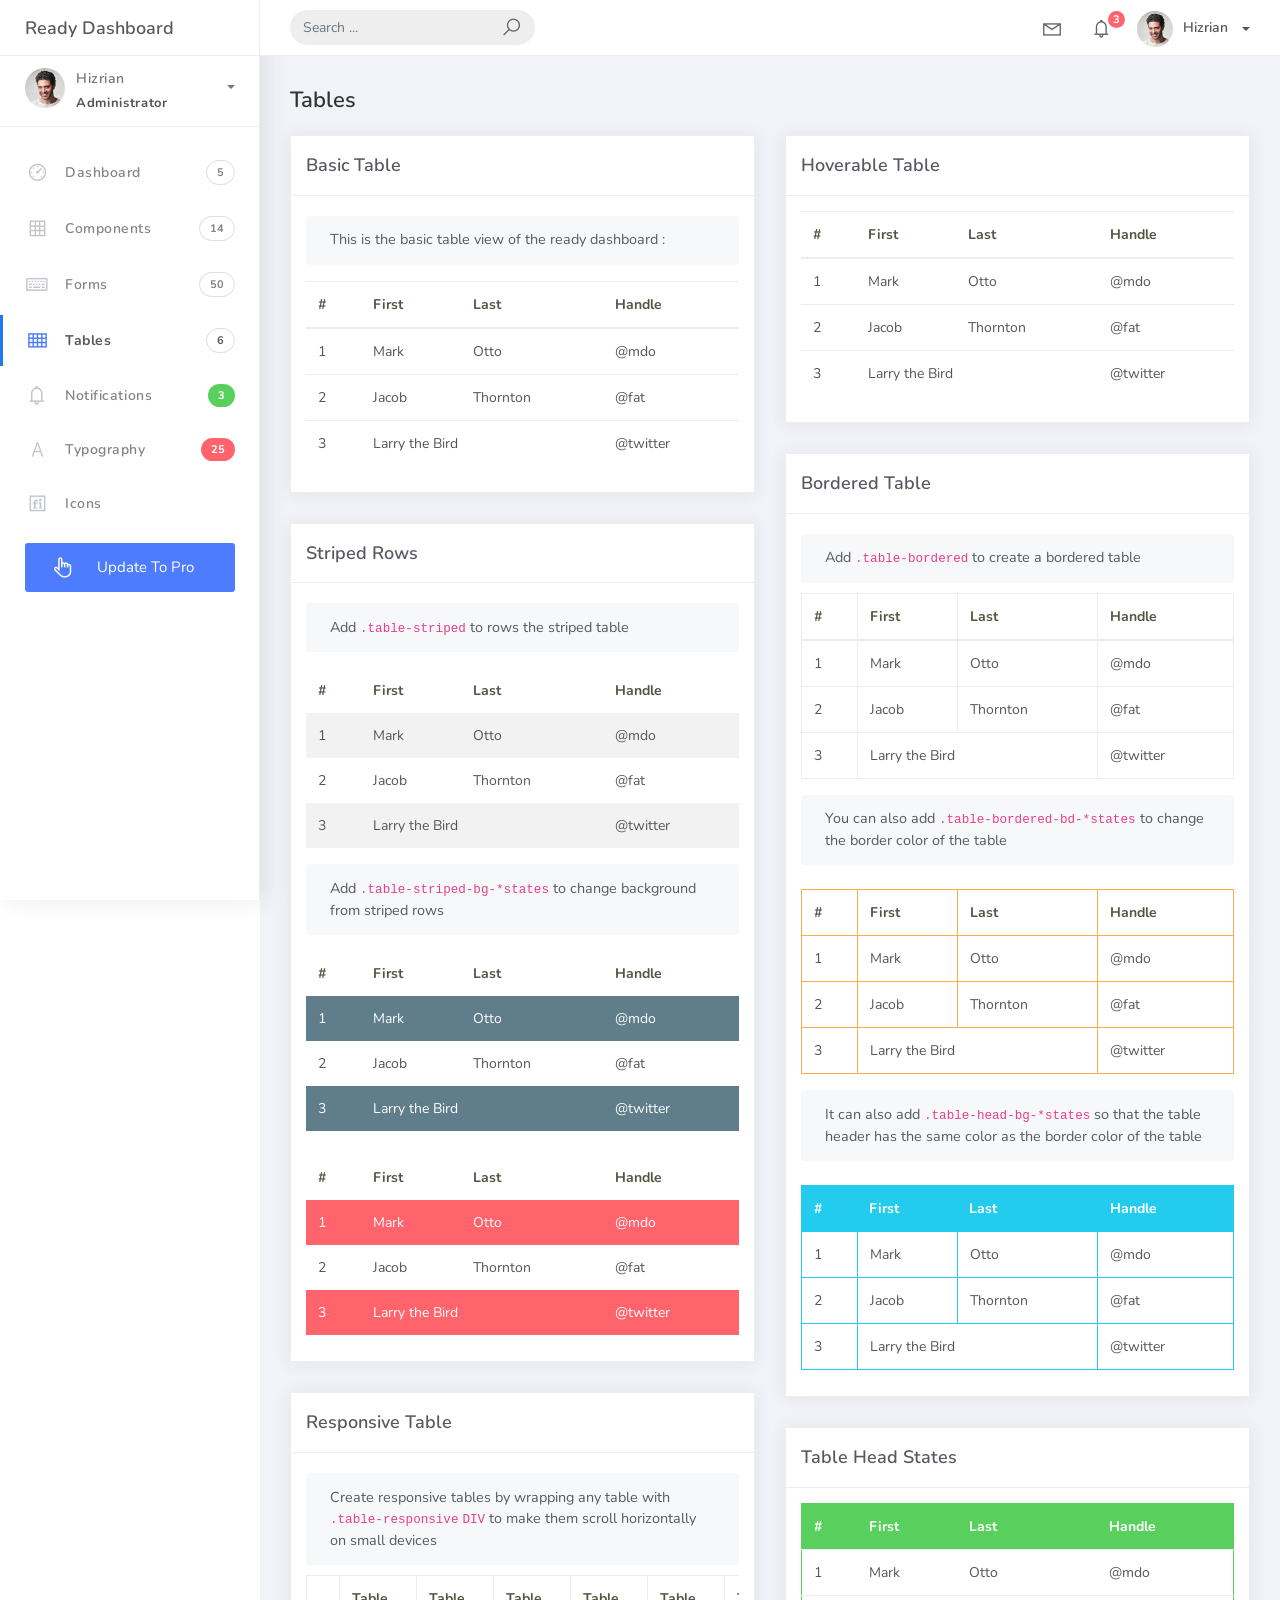
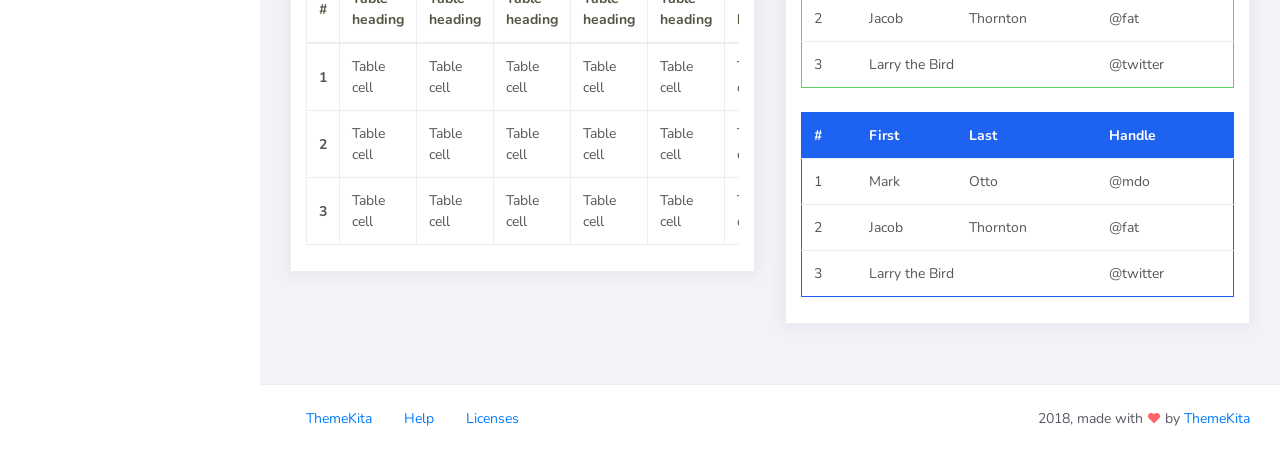
<file: wwwroot/Ready-Bootstrap-Dashboard-master/tables.html>
<!DOCTYPE html>
<html>
<head>
	<meta http-equiv="X-UA-Compatible" content="IE=edge,chrome=1" />
	<title>Tables - Ready Bootstrap Dashboard</title>
	<meta content='width=device-width, initial-scale=1.0, maximum-scale=1.0, user-scalable=0, shrink-to-fit=no' name='viewport' />
	<link rel="stylesheet" href="assets/css/bootstrap.min.css">
	<link rel="stylesheet" href="https://fonts.googleapis.com/css?family=Nunito:200,200i,300,300i,400,400i,600,600i,700,700i,800,800i,900,900i">
	<link rel="stylesheet" href="assets/css/ready.css">
	<link rel="stylesheet" href="assets/css/demo.css">
</head>
<body>
	<div class="wrapper">
		<div class="main-header">
			<div class="logo-header">
				<a href="index.html" class="logo">
					Ready Dashboard
				</a>
				<button class="navbar-toggler sidenav-toggler ml-auto" type="button" data-toggle="collapse" data-target="collapse" aria-controls="sidebar" aria-expanded="false" aria-label="Toggle navigation">
					<span class="navbar-toggler-icon"></span>
				</button>
				<button class="topbar-toggler more"><i class="la la-ellipsis-v"></i></button>
			</div>
			<nav class="navbar navbar-header navbar-expand-lg">
				<div class="container-fluid">
					
					<form class="navbar-left navbar-form nav-search mr-md-3" action="">
						<div class="input-group">
							<input type="text" placeholder="Search ..." class="form-control">
							<div class="input-group-append">
								<span class="input-group-text">
									<i class="la la-search search-icon"></i>
								</span>
							</div>
						</div>
					</form>
					<ul class="navbar-nav topbar-nav ml-md-auto align-items-center">
						<li class="nav-item dropdown hidden-caret">
							<a class="nav-link dropdown-toggle" href="#" id="navbarDropdown" role="button" data-toggle="dropdown" aria-haspopup="true" aria-expanded="false">
								<i class="la la-envelope"></i>
							</a>
							<div class="dropdown-menu" aria-labelledby="navbarDropdown">
								<a class="dropdown-item" href="#">Action</a>
								<a class="dropdown-item" href="#">Another action</a>
								<div class="dropdown-divider"></div>
								<a class="dropdown-item" href="#">Something else here</a>
							</div>
						</li>
						<li class="nav-item dropdown hidden-caret">
							<a class="nav-link dropdown-toggle" href="#" id="navbarDropdown" role="button" data-toggle="dropdown" aria-haspopup="true" aria-expanded="false">
								<i class="la la-bell"></i>
								<span class="notification">3</span>
							</a>
							<ul class="dropdown-menu notif-box" aria-labelledby="navbarDropdown">
								<li>
									<div class="dropdown-title">You have 4 new notification</div>
								</li>
								<li>
									<div class="notif-center">
										<a href="#">
											<div class="notif-icon notif-primary"> <i class="la la-user-plus"></i> </div>
											<div class="notif-content">
												<span class="block">
													New user registered
												</span>
												<span class="time">5 minutes ago</span> 
											</div>
										</a>
										<a href="#">
											<div class="notif-icon notif-success"> <i class="la la-comment"></i> </div>
											<div class="notif-content">
												<span class="block">
													Rahmad commented on Admin
												</span>
												<span class="time">12 minutes ago</span> 
											</div>
										</a>
										<a href="#">
											<div class="notif-img"> 
												<img src="assets/img/profile2.jpg" alt="Img Profile">
											</div>
											<div class="notif-content">
												<span class="block">
													Reza send messages to you
												</span>
												<span class="time">12 minutes ago</span> 
											</div>
										</a>
										<a href="#">
											<div class="notif-icon notif-danger"> <i class="la la-heart"></i> </div>
											<div class="notif-content">
												<span class="block">
													Farrah liked Admin
												</span>
												<span class="time">17 minutes ago</span> 
											</div>
										</a>
									</div>
								</li>
								<li>
									<a class="see-all" href="javascript:void(0);"> <strong>See all notifications</strong> <i class="la la-angle-right"></i> </a>
								</li>
							</ul>
						</li>
						<li class="nav-item dropdown">
							<a class="dropdown-toggle profile-pic" data-toggle="dropdown" href="#" aria-expanded="false"> <img src="assets/img/profile.jpg" alt="user-img" width="36" class="img-circle"><span >Hizrian</span></span> </a>
							<ul class="dropdown-menu dropdown-user">
								<li>
									<div class="user-box">
										<div class="u-img"><img src="assets/img/profile.jpg" alt="user"></div>
										<div class="u-text">
											<h4>Hizrian</h4>
											<p class="text-muted">hello@themekita.com</p><a href="profile.html" class="btn btn-rounded btn-danger btn-sm">View Profile</a></div>
										</div>
									</li>
									<div class="dropdown-divider"></div>
									<a class="dropdown-item" href="#"><i class="ti-user"></i> My Profile</a>
									<a class="dropdown-item" href="#"></i> My Balance</a>
									<a class="dropdown-item" href="#"><i class="ti-email"></i> Inbox</a>
									<div class="dropdown-divider"></div>
									<a class="dropdown-item" href="#"><i class="ti-settings"></i> Account Setting</a>
									<div class="dropdown-divider"></div>
									<a class="dropdown-item" href="#"><i class="fa fa-power-off"></i> Logout</a>
								</ul>
								<!-- /.dropdown-user -->
							</li>
						</ul>
					</div>
				</nav>
			</div>
			<div class="sidebar">
				<div class="scrollbar-inner sidebar-wrapper">
					<div class="user">
						<div class="photo">
							<img src="assets/img/profile.jpg">
						</div>
						<div class="info">
							<a class="" data-toggle="collapse" href="#collapseExample" aria-expanded="true">
								<span>
									Hizrian
									<span class="user-level">Administrator</span>
									<span class="caret"></span>
								</span>
							</a>
							<div class="clearfix"></div>

							<div class="collapse in" id="collapseExample" aria-expanded="true" style="">
								<ul class="nav">
									<li>
										<a href="#profile">
											<span class="link-collapse">My Profile</span>
										</a>
									</li>
									<li>
										<a href="#edit">
											<span class="link-collapse">Edit Profile</span>
										</a>
									</li>
									<li>
										<a href="#settings">
											<span class="link-collapse">Settings</span>
										</a>
									</li>
								</ul>
							</div>
						</div>
					</div>
					<ul class="nav">
						<li class="nav-item">
							<a href="index.html">
								<i class="la la-dashboard"></i>
								<p>Dashboard</p>
								<span class="badge badge-count">5</span>
							</a>
						</li>
						<li class="nav-item">
							<a href="components.html">
								<i class="la la-table"></i>
								<p>Components</p>
								<span class="badge badge-count">14</span>
							</a>
						</li>
						<li class="nav-item">
							<a href="forms.html">
								<i class="la la-keyboard-o"></i>
								<p>Forms</p>
								<span class="badge badge-count">50</span>
							</a>
						</li>
						<li class="nav-item active">
							<a href="tables.html">
								<i class="la la-th"></i>
								<p>Tables</p>
								<span class="badge badge-count">6</span>
							</a>
						</li>
						<li class="nav-item">
							<a href="notifications.html">
								<i class="la la-bell"></i>
								<p>Notifications</p>
								<span class="badge badge-success">3</span>
							</a>
						</li>
						<li class="nav-item">
							<a href="typography.html">
								<i class="la la-font"></i>
								<p>Typography</p>
								<span class="badge badge-danger">25</span>
							</a>
						</li>
						<li class="nav-item">
							<a href="icons.html">
								<i class="la la-fonticons"></i>
								<p>Icons</p>
							</a>
						</li>
						<li class="nav-item update-pro">
							<button  data-toggle="modal" data-target="#modalUpdate">
								<i class="la la-hand-pointer-o"></i>
								<p>Update To Pro</p>
							</button>
						</li>
					</ul>
				</div>
			</div>
			<div class="main-panel">
				<div class="content">
					<div class="container-fluid">
						<h4 class="page-title">Tables</h4>
						<div class="row">
							<div class="col-md-6">
								<div class="card">
									<div class="card-header">
										<div class="card-title">Basic Table</div>
									</div>
									<div class="card-body">
										<div class="card-sub">									
											This is the basic table view of the ready dashboard :
										</div>
										<table class="table mt-3">
											<thead>
												<tr>
													<th scope="col">#</th>
													<th scope="col">First</th>
													<th scope="col">Last</th>
													<th scope="col">Handle</th>
												</tr>
											</thead>
											<tbody>
												<tr>
													<td>1</td>
													<td>Mark</td>
													<td>Otto</td>
													<td>@mdo</td>
												</tr>
												<tr>
													<td>2</td>
													<td>Jacob</td>
													<td>Thornton</td>
													<td>@fat</td>
												</tr>
												<tr>
													<td>3</td>
													<td colspan="2">Larry the Bird</td>
													<td>@twitter</td>
												</tr>
											</tbody>
										</table>
									</div>
								</div>
								<div class="card">
									<div class="card-header">
										<div class="card-title">Striped Rows</div>
									</div>
									<div class="card-body">
										<div class="card-sub">											
											Add <code class="highlighter-rouge">.table-striped</code> to rows the striped table
										</div>
										<table class="table table-striped mt-3">
											<thead>
												<tr>
													<th scope="col">#</th>
													<th scope="col">First</th>
													<th scope="col">Last</th>
													<th scope="col">Handle</th>
												</tr>
											</thead>
											<tbody>
												<tr>
													<td>1</td>
													<td>Mark</td>
													<td>Otto</td>
													<td>@mdo</td>
												</tr>
												<tr>
													<td>2</td>
													<td>Jacob</td>
													<td>Thornton</td>
													<td>@fat</td>
												</tr>
												<tr>
													<td>3</td>
													<td colspan="2">Larry the Bird</td>
													<td>@twitter</td>
												</tr>
											</tbody>
										</table>
										<div class="card-sub">
											Add <code class="#highlighter-rouge">.table-striped-bg-*states</code> to change background from striped rows
										</div>
										<table class="table table-striped table-striped-bg-default mt-3">
											<thead>
												<tr>
													<th scope="col">#</th>
													<th scope="col">First</th>
													<th scope="col">Last</th>
													<th scope="col">Handle</th>
												</tr>
											</thead>
											<tbody>
												<tr>
													<td>1</td>
													<td>Mark</td>
													<td>Otto</td>
													<td>@mdo</td>
												</tr>
												<tr>
													<td>2</td>
													<td>Jacob</td>
													<td>Thornton</td>
													<td>@fat</td>
												</tr>
												<tr>
													<td>3</td>
													<td colspan="2">Larry the Bird</td>
													<td>@twitter</td>
												</tr>
											</tbody>
										</table>
										<table class="table table-striped table-striped-bg-danger mt-4">
											<thead>
												<tr>
													<th scope="col">#</th>
													<th scope="col">First</th>
													<th scope="col">Last</th>
													<th scope="col">Handle</th>
												</tr>
											</thead>
											<tbody>
												<tr>
													<td>1</td>
													<td>Mark</td>
													<td>Otto</td>
													<td>@mdo</td>
												</tr>
												<tr>
													<td>2</td>
													<td>Jacob</td>
													<td>Thornton</td>
													<td>@fat</td>
												</tr>
												<tr>
													<td>3</td>
													<td colspan="2">Larry the Bird</td>
													<td>@twitter</td>
												</tr>
											</tbody>
										</table>
									</div>
								</div>
								<div class="card">
									<div class="card-header">
										<div class="card-title">Responsive Table</div>
									</div>
									<div class="card-body">
										<div class="card-sub">
											Create responsive tables by wrapping any table with <code class="highlighter-rouge">.table-responsive</code> <code class="highlighter-rouge">DIV</code> to make them scroll horizontally on small devices
										</div>
										<div class="table-responsive">
											<table class="table table-bordered">
												<thead>
													<tr>
														<th>#</th>
														<th>Table heading</th>
														<th>Table heading</th>
														<th>Table heading</th>
														<th>Table heading</th>
														<th>Table heading</th>
														<th>Table heading</th>
													</tr>
												</thead>
												<tbody>
													<tr>
														<th scope="row">1</th>
														<td>Table cell</td>
														<td>Table cell</td>
														<td>Table cell</td>
														<td>Table cell</td>
														<td>Table cell</td>
														<td>Table cell</td>
													</tr>
													<tr>
														<th scope="row">2</th>
														<td>Table cell</td>
														<td>Table cell</td>
														<td>Table cell</td>
														<td>Table cell</td>
														<td>Table cell</td>
														<td>Table cell</td>
													</tr>
													<tr>
														<th scope="row">3</th>
														<td>Table cell</td>
														<td>Table cell</td>
														<td>Table cell</td>
														<td>Table cell</td>
														<td>Table cell</td>
														<td>Table cell</td>
													</tr>
												</tbody>
											</table>
										</div>
									</div>
								</div>
							</div>
							<div class="col-md-6">
								<div class="card">
									<div class="card-header">
										<div class="card-title">Hoverable Table</div>
									</div>
									<div class="card-body">
										<table class="table table-hover">
											<thead>
												<tr>
													<th scope="col">#</th>
													<th scope="col">First</th>
													<th scope="col">Last</th>
													<th scope="col">Handle</th>
												</tr>
											</thead>
											<tbody>
												<tr>
													<td>1</td>
													<td>Mark</td>
													<td>Otto</td>
													<td>@mdo</td>
												</tr>
												<tr>
													<td>2</td>
													<td>Jacob</td>
													<td>Thornton</td>
													<td>@fat</td>
												</tr>
												<tr>
													<td>3</td>
													<td colspan="2">Larry the Bird</td>
													<td>@twitter</td>
												</tr>
											</tbody>
										</table>
									</div>
								</div>
								<div class="card">
									<div class="card-header">
										<div class="card-title">Bordered Table</div>
									</div>
									<div class="card-body">
										<div class="card-sub">
											Add <code class="highlighter-rouge">.table-bordered</code> to create a bordered table
										</div>
										<table class="table table-bordered">
											<thead>
												<tr>
													<th scope="col">#</th>
													<th scope="col">First</th>
													<th scope="col">Last</th>
													<th scope="col">Handle</th>
												</tr>
											</thead>
											<tbody>
												<tr>
													<td>1</td>
													<td>Mark</td>
													<td>Otto</td>
													<td>@mdo</td>
												</tr>
												<tr>
													<td>2</td>
													<td>Jacob</td>
													<td>Thornton</td>
													<td>@fat</td>
												</tr>
												<tr>
													<td>3</td>
													<td colspan="2">Larry the Bird</td>
													<td>@twitter</td>
												</tr>
											</tbody>
										</table>
										<div class="card-sub">											
											You can also add <code class="highlighter-rouge">.table-bordered-bd-*states</code> to change the border color of the table
										</div>
										<table class="table table-bordered table-bordered-bd-warning mt-4">
											<thead>
												<tr>
													<th scope="col">#</th>
													<th scope="col">First</th>
													<th scope="col">Last</th>
													<th scope="col">Handle</th>
												</tr>
											</thead>
											<tbody>
												<tr>
													<td>1</td>
													<td>Mark</td>
													<td>Otto</td>
													<td>@mdo</td>
												</tr>
												<tr>
													<td>2</td>
													<td>Jacob</td>
													<td>Thornton</td>
													<td>@fat</td>
												</tr>
												<tr>
													<td>3</td>
													<td colspan="2">Larry the Bird</td>
													<td>@twitter</td>
												</tr>
											</tbody>
										</table>
										<div class="card-sub">
											It can also add <code class="highlight-rouge">.table-head-bg-*states</code> so that the table header has the same color as the border color of the table
										</div>
										<table class="table table-bordered table-head-bg-info table-bordered-bd-info mt-4">
											<thead>
												<tr>
													<th scope="col">#</th>
													<th scope="col">First</th>
													<th scope="col">Last</th>
													<th scope="col">Handle</th>
												</tr>
											</thead>
											<tbody>
												<tr>
													<td>1</td>
													<td>Mark</td>
													<td>Otto</td>
													<td>@mdo</td>
												</tr>
												<tr>
													<td>2</td>
													<td>Jacob</td>
													<td>Thornton</td>
													<td>@fat</td>
												</tr>
												<tr>
													<td>3</td>
													<td colspan="2">Larry the Bird</td>
													<td>@twitter</td>
												</tr>
											</tbody>
										</table>
									</div>
								</div>
								<div class="card">
									<div class="card-header">
										<div class="card-title">Table Head States</div>
									</div>
									<div class="card-body">
										<table class="table table-head-bg-success">
											<thead>
												<tr>
													<th scope="col">#</th>
													<th scope="col">First</th>
													<th scope="col">Last</th>
													<th scope="col">Handle</th>
												</tr>
											</thead>
											<tbody>
												<tr>
													<td>1</td>
													<td>Mark</td>
													<td>Otto</td>
													<td>@mdo</td>
												</tr>
												<tr>
													<td>2</td>
													<td>Jacob</td>
													<td>Thornton</td>
													<td>@fat</td>
												</tr>
												<tr>
													<td>3</td>
													<td colspan="2">Larry the Bird</td>
													<td>@twitter</td>
												</tr>
											</tbody>
										</table>
										<table class="table table-head-bg-primary mt-4">
											<thead>
												<tr>
													<th scope="col">#</th>
													<th scope="col">First</th>
													<th scope="col">Last</th>
													<th scope="col">Handle</th>
												</tr>
											</thead>
											<tbody>
												<tr>
													<td>1</td>
													<td>Mark</td>
													<td>Otto</td>
													<td>@mdo</td>
												</tr>
												<tr>
													<td>2</td>
													<td>Jacob</td>
													<td>Thornton</td>
													<td>@fat</td>
												</tr>
												<tr>
													<td>3</td>
													<td colspan="2">Larry the Bird</td>
													<td>@twitter</td>
												</tr>
											</tbody>
										</table>
									</div>
								</div>
							</div>
						</div>
					</div>
				</div>
				<footer class="footer">
					<div class="container-fluid">
						<nav class="pull-left">
							<ul class="nav">
								<li class="nav-item">
									<a class="nav-link" href="http://www.themekita.com">
										ThemeKita
									</a>
								</li>
								<li class="nav-item">
									<a class="nav-link" href="#">
										Help
									</a>
								</li>
								<li class="nav-item">
									<a class="nav-link" href="https://themewagon.com/license/#free-item">
										Licenses
									</a>
								</li>
							</ul>
						</nav>
						<div class="copyright ml-auto">
							2018, made with <i class="la la-heart heart text-danger"></i> by <a href="http://www.themekita.com">ThemeKita</a>
						</div>				
					</div>
				</footer>
			</div>
		</div>
	</div>
</div>
<!-- Modal -->
<div class="modal fade" id="modalUpdate" tabindex="-1" role="dialog" aria-labelledby="modalUpdatePro" aria-hidden="true">
	<div class="modal-dialog modal-dialog-centered" role="document">
		<div class="modal-content">
			<div class="modal-header bg-primary">
				<h6 class="modal-title"><i class="la la-frown-o"></i> Under Development</h6>
				<button type="button" class="close" data-dismiss="modal" aria-label="Close">
					<span aria-hidden="true">&times;</span>
				</button>
			</div>
			<div class="modal-body text-center">									
				<p>Currently the pro version of the <b>Ready Dashboard</b> Bootstrap is in progress development</p>
				<p>
				<b>We'll let you know when it's done</b></p>
			</div>
			<div class="modal-footer">
				<button type="button" class="btn btn-secondary" data-dismiss="modal">Close</button>
			</div>
		</div>
	</div>
</div>
</body>
<script src="assets/js/core/jquery.3.2.1.min.js"></script>
<script src="assets/js/plugin/jquery-ui-1.12.1.custom/jquery-ui.min.js"></script>
<script src="assets/js/core/popper.min.js"></script>
<script src="assets/js/core/bootstrap.min.js"></script>
<script src="assets/js/plugin/chartist/chartist.min.js"></script>
<script src="assets/js/plugin/chartist/plugin/chartist-plugin-tooltip.min.js"></script>
<script src="assets/js/plugin/bootstrap-notify/bootstrap-notify.min.js"></script>
<script src="assets/js/plugin/bootstrap-toggle/bootstrap-toggle.min.js"></script>
<script src="assets/js/plugin/jquery-mapael/jquery.mapael.min.js"></script>
<script src="assets/js/plugin/jquery-mapael/maps/world_countries.min.js"></script>
<script src="assets/js/plugin/chart-circle/circles.min.js"></script>
<script src="assets/js/plugin/jquery-scrollbar/jquery.scrollbar.min.js"></script>
<script src="assets/js/ready.min.js"></script>
<script>
	$('#displayNotif').on('click', function(){
		var placementFrom = $('#notify_placement_from option:selected').val();
		var placementAlign = $('#notify_placement_align option:selected').val();
		var state = $('#notify_state option:selected').val();
		var style = $('#notify_style option:selected').val();
		var content = {};

		content.message = 'Turning standard Bootstrap alerts into "notify" like notifications';
		content.title = 'Bootstrap notify';
		if (style == "withicon") {
			content.icon = 'la la-bell';
		} else {
			content.icon = 'none';
		}
		content.url = 'index.html';
		content.target = '_blank';

		$.notify(content,{
			type: state,
			placement: {
				from: placementFrom,
				align: placementAlign
			},
			time: 1000,
		});
	});
</script>
</html>
</file>
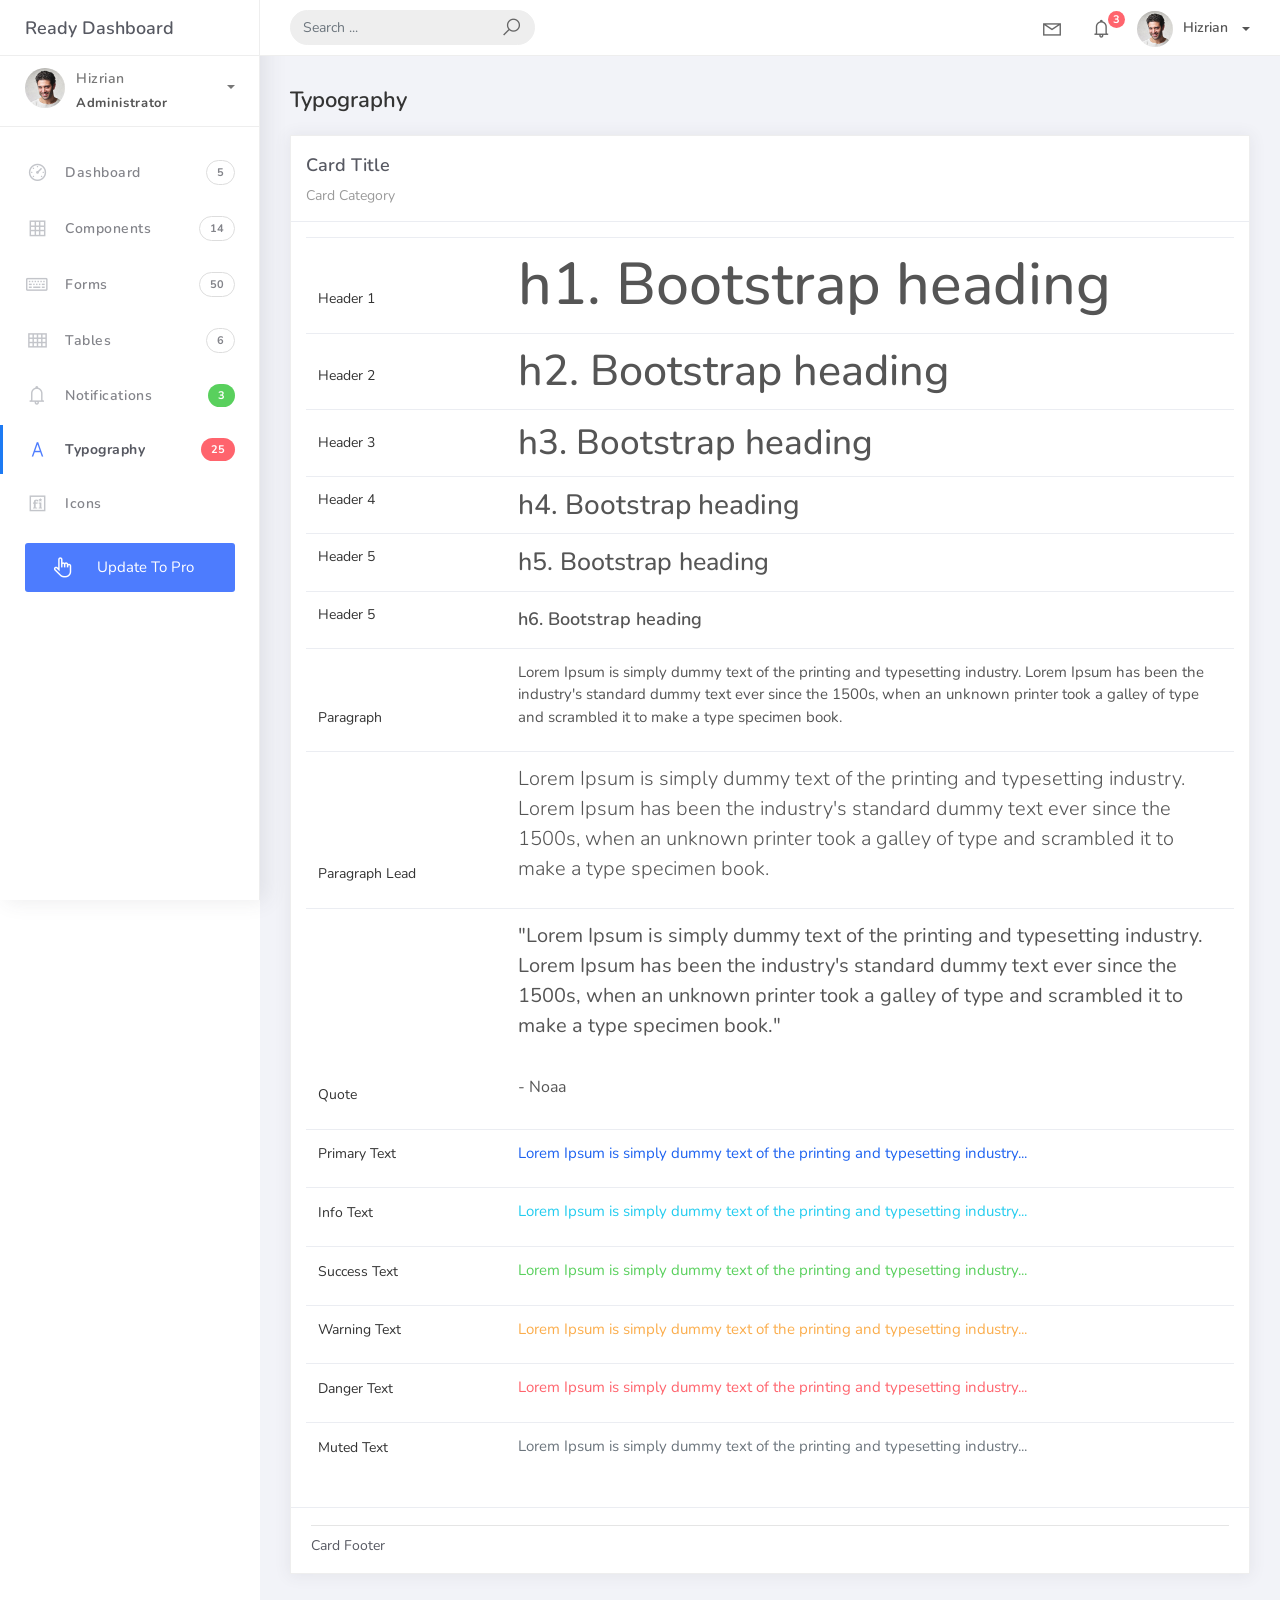
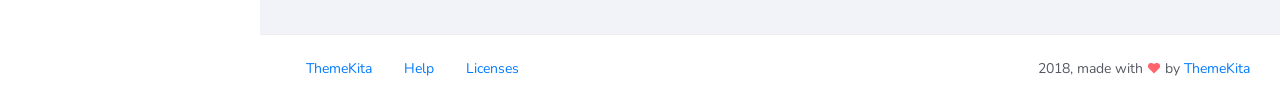
<file: wwwroot/Ready-Bootstrap-Dashboard-master/typography.html>
<!DOCTYPE html>
<html>
<head>
	<meta http-equiv="X-UA-Compatible" content="IE=edge,chrome=1" />
	<title>Typography - Ready Bootstrap Dashboard</title>
	<meta content='width=device-width, initial-scale=1.0, maximum-scale=1.0, user-scalable=0, shrink-to-fit=no' name='viewport' />
	<link rel="stylesheet" href="assets/css/bootstrap.min.css">
	<link rel="stylesheet" href="https://fonts.googleapis.com/css?family=Nunito:200,200i,300,300i,400,400i,600,600i,700,700i,800,800i,900,900i">
	<link rel="stylesheet" href="assets/css/ready.css">
	<link rel="stylesheet" href="assets/css/demo.css">
</head>
<body>
	<div class="wrapper">
		<div class="main-header">
			<div class="logo-header">
				<a href="index.html" class="logo">
					Ready Dashboard
				</a>
				<button class="navbar-toggler sidenav-toggler ml-auto" type="button" data-toggle="collapse" data-target="collapse" aria-controls="sidebar" aria-expanded="false" aria-label="Toggle navigation">
					<span class="navbar-toggler-icon"></span>
				</button>
				<button class="topbar-toggler more"><i class="la la-ellipsis-v"></i></button>
			</div>
			<nav class="navbar navbar-header navbar-expand-lg">
				<div class="container-fluid">
					
					<form class="navbar-left navbar-form nav-search mr-md-3" action="">
						<div class="input-group">
							<input type="text" placeholder="Search ..." class="form-control">
							<div class="input-group-append">
								<span class="input-group-text">
									<i class="la la-search search-icon"></i>
								</span>
							</div>
						</div>
					</form>
					<ul class="navbar-nav topbar-nav ml-md-auto align-items-center">
						<li class="nav-item dropdown hidden-caret">
							<a class="nav-link dropdown-toggle" href="#" id="navbarDropdown" role="button" data-toggle="dropdown" aria-haspopup="true" aria-expanded="false">
								<i class="la la-envelope"></i>
							</a>
							<div class="dropdown-menu" aria-labelledby="navbarDropdown">
								<a class="dropdown-item" href="#">Action</a>
								<a class="dropdown-item" href="#">Another action</a>
								<div class="dropdown-divider"></div>
								<a class="dropdown-item" href="#">Something else here</a>
							</div>
						</li>
						<li class="nav-item dropdown hidden-caret">
							<a class="nav-link dropdown-toggle" href="#" id="navbarDropdown" role="button" data-toggle="dropdown" aria-haspopup="true" aria-expanded="false">
								<i class="la la-bell"></i>
								<span class="notification">3</span>
							</a>
							<ul class="dropdown-menu notif-box" aria-labelledby="navbarDropdown">
								<li>
									<div class="dropdown-title">You have 4 new notification</div>
								</li>
								<li>
									<div class="notif-center">
										<a href="#">
											<div class="notif-icon notif-primary"> <i class="la la-user-plus"></i> </div>
											<div class="notif-content">
												<span class="block">
													New user registered
												</span>
												<span class="time">5 minutes ago</span> 
											</div>
										</a>
										<a href="#">
											<div class="notif-icon notif-success"> <i class="la la-comment"></i> </div>
											<div class="notif-content">
												<span class="block">
													Rahmad commented on Admin
												</span>
												<span class="time">12 minutes ago</span> 
											</div>
										</a>
										<a href="#">
											<div class="notif-img"> 
												<img src="assets/img/profile2.jpg" alt="Img Profile">
											</div>
											<div class="notif-content">
												<span class="block">
													Reza send messages to you
												</span>
												<span class="time">12 minutes ago</span> 
											</div>
										</a>
										<a href="#">
											<div class="notif-icon notif-danger"> <i class="la la-heart"></i> </div>
											<div class="notif-content">
												<span class="block">
													Farrah liked Admin
												</span>
												<span class="time">17 minutes ago</span> 
											</div>
										</a>
									</div>
								</li>
								<li>
									<a class="see-all" href="javascript:void(0);"> <strong>See all notifications</strong> <i class="la la-angle-right"></i> </a>
								</li>
							</ul>
						</li>
						<li class="nav-item dropdown">
							<a class="dropdown-toggle profile-pic" data-toggle="dropdown" href="#" aria-expanded="false"> <img src="assets/img/profile.jpg" alt="user-img" width="36" class="img-circle"><span >Hizrian</span></span> </a>
							<ul class="dropdown-menu dropdown-user">
								<li>
									<div class="user-box">
										<div class="u-img"><img src="assets/img/profile.jpg" alt="user"></div>
										<div class="u-text">
											<h4>Hizrian</h4>
											<p class="text-muted">hello@themekita.com</p><a href="profile.html" class="btn btn-rounded btn-danger btn-sm">View Profile</a></div>
										</div>
									</li>
									<div class="dropdown-divider"></div>
									<a class="dropdown-item" href="#"><i class="ti-user"></i> My Profile</a>
									<a class="dropdown-item" href="#"></i> My Balance</a>
									<a class="dropdown-item" href="#"><i class="ti-email"></i> Inbox</a>
									<div class="dropdown-divider"></div>
									<a class="dropdown-item" href="#"><i class="ti-settings"></i> Account Setting</a>
									<div class="dropdown-divider"></div>
									<a class="dropdown-item" href="#"><i class="fa fa-power-off"></i> Logout</a>
								</ul>
								<!-- /.dropdown-user -->
							</li>
						</ul>
					</div>
				</nav>
			</div>
			<div class="sidebar">
				<div class="scrollbar-inner sidebar-wrapper">
					<div class="user">
						<div class="photo">
							<img src="assets/img/profile.jpg">
						</div>
						<div class="info">
							<a class="" data-toggle="collapse" href="#collapseExample" aria-expanded="true">
								<span>
									Hizrian
									<span class="user-level">Administrator</span>
									<span class="caret"></span>
								</span>
							</a>
							<div class="clearfix"></div>

							<div class="collapse in" id="collapseExample" aria-expanded="true" style="">
								<ul class="nav">
									<li>
										<a href="#profile">
											<span class="link-collapse">My Profile</span>
										</a>
									</li>
									<li>
										<a href="#edit">
											<span class="link-collapse">Edit Profile</span>
										</a>
									</li>
									<li>
										<a href="#settings">
											<span class="link-collapse">Settings</span>
										</a>
									</li>
								</ul>
							</div>
						</div>
					</div>
					<ul class="nav">
						<li class="nav-item">
							<a href="index.html">
								<i class="la la-dashboard"></i>
								<p>Dashboard</p>
								<span class="badge badge-count">5</span>
							</a>
						</li>
						<li class="nav-item">
							<a href="components.html">
								<i class="la la-table"></i>
								<p>Components</p>
								<span class="badge badge-count">14</span>
							</a>
						</li>
						<li class="nav-item">
							<a href="forms.html">
								<i class="la la-keyboard-o"></i>
								<p>Forms</p>
								<span class="badge badge-count">50</span>
							</a>
						</li>
						<li class="nav-item">
							<a href="tables.html">
								<i class="la la-th"></i>
								<p>Tables</p>
								<span class="badge badge-count">6</span>
							</a>
						</li>
						<li class="nav-item">
							<a href="notifications.html">
								<i class="la la-bell"></i>
								<p>Notifications</p>
								<span class="badge badge-success">3</span>
							</a>
						</li>
						<li class="nav-item active">
							<a href="typography.html">
								<i class="la la-font"></i>
								<p>Typography</p>
								<span class="badge badge-danger">25</span>
							</a>
						</li>
						<li class="nav-item">
							<a href="icons.html">
								<i class="la la-fonticons"></i>
								<p>Icons</p>
							</a>
						</li>
						<li class="nav-item update-pro">
							<button  data-toggle="modal" data-target="#modalUpdate">
								<i class="la la-hand-pointer-o"></i>
								<p>Update To Pro</p>
							</button>
						</li>
					</ul>
				</div>
			</div>
			<div class="main-panel">
				<div class="content">
					<div class="container-fluid">
						<h4 class="page-title">Typography</h4>
						<div class="row">
							<div class="col-md-12">
								<div class="card">
									<div class="card-header">
										<div class="card-title">Card Title</div>
										<div class="card-category">Card Category</div>
									</div>
									<div class="card-body">
										<table class="table table-typo">
											<tbody>
												<tr>
													<td>
														<p>Header 1</p>

													</td>
													<td><span class="h1">h1. Bootstrap heading</span></td>
												</tr>
												<tr>
													<td>
														<p>Header 2</p>

													</td>
													<td><span class="h2">h2. Bootstrap heading</span></td>
												</tr>
												<tr>
													<td>
														<p>Header 3</p>

													</td>
													<td><span class="h3">h3. Bootstrap heading</span></td>
												</tr>
												<tr>
													<td>
														<p>Header 4</p>

													</td>
													<td><span class="h4">h4. Bootstrap heading</span></td>
												</tr>
												<tr>
													<td>
														<p>Header 5</p>

													</td>
													<td><span class="h5">h5. Bootstrap heading</span></td>
												</tr>
												<tr>
													<td>
														<p>Header 5</p>

													</td>
													<td><span class="h6">h6. Bootstrap heading</span></td>
												</tr>
												<tr>
													<td>
														<p>Paragraph</p>

													</td>
													<td><p>Lorem Ipsum is simply dummy text of the printing and typesetting industry. Lorem Ipsum has been the industry's standard dummy text ever since the 1500s, when an unknown printer took a galley of type and scrambled it to make a type specimen book.</p></span></td>
												</tr>
												<tr>
													<td>
														<p>Paragraph Lead</p>

													</td>
													<td><p class="lead">Lorem Ipsum is simply dummy text of the printing and typesetting industry. Lorem Ipsum has been the industry's standard dummy text ever since the 1500s, when an unknown printer took a galley of type and scrambled it to make a type specimen book.</p></td>
												</tr>
												<tr>
													<td>
														<p>Quote</p>

													</td>
													<td><blockquote>
														<p class="blockquote blockquote-primary">
															"Lorem Ipsum is simply dummy text of the printing and typesetting industry. Lorem Ipsum has been the industry's standard dummy text ever since the 1500s, when an unknown printer took a galley of type and scrambled it to make a type specimen book."
															<br>
															<br>
															<small>
																- Noaa
															</small>
														</p>
													</blockquote></td>
												</tr>
												<tr>
													<td>
														<p>Primary Text</p>

													</td>
													<td><p class="text-primary">Lorem Ipsum is simply dummy text of the printing and typesetting industry...</p></span></td>
												</tr>
												<tr>
													<td>
														<p>Info Text</p>

													</td>
													<td><p class="text-info">Lorem Ipsum is simply dummy text of the printing and typesetting industry...</p></span></td>
												</tr>
												<tr>
													<td>
														<p>Success Text</p>

													</td>
													<td><p class="text-success">Lorem Ipsum is simply dummy text of the printing and typesetting industry...</p></span></td>
												</tr>
												<tr>
													<td>
														<p>Warning Text</p>

													</td>
													<td><p class="text-warning">Lorem Ipsum is simply dummy text of the printing and typesetting industry...</p></span></td>
												</tr>
												<tr>
													<td>
														<p>Danger Text</p>

													</td>
													<td><p class="text-danger">Lorem Ipsum is simply dummy text of the printing and typesetting industry...</p></span></td>
												</tr>
												<tr>
													<td>
														<p>Muted Text</p>

													</td>
													<td><p class="text-muted">Lorem Ipsum is simply dummy text of the printing and typesetting industry...</p></span></td>
												</tr>
											</tbody>
										</table>
									</div>
									<div class="card-footer">
										<hr>
										Card Footer
									</div>
								</div>
							</div>
						</div>
					</div>
				</div>
				<footer class="footer">
					<div class="container-fluid">
						<nav class="pull-left">
							<ul class="nav">
								<li class="nav-item">
									<a class="nav-link" href="http://www.themekita.com">
										ThemeKita
									</a>
								</li>
								<li class="nav-item">
									<a class="nav-link" href="#">
										Help
									</a>
								</li>
								<li class="nav-item">
									<a class="nav-link" href="https://themewagon.com/license/#free-item">
										Licenses
									</a>
								</li>
							</ul>
						</nav>
						<div class="copyright ml-auto">
							2018, made with <i class="la la-heart heart text-danger"></i> by <a href="http://www.themekita.com">ThemeKita</a>
						</div>				
					</div>
				</footer>
			</div>
		</div>
	</div>
	<!-- Modal -->
	<div class="modal fade" id="modalUpdate" tabindex="-1" role="dialog" aria-labelledby="modalUpdatePro" aria-hidden="true">
		<div class="modal-dialog modal-dialog-centered" role="document">
			<div class="modal-content">
				<div class="modal-header bg-primary">
					<h6 class="modal-title"><i class="la la-frown-o"></i> Under Development</h6>
					<button type="button" class="close" data-dismiss="modal" aria-label="Close">
						<span aria-hidden="true">&times;</span>
					</button>
				</div>
				<div class="modal-body text-center">									
					<p>Currently the pro version of the <b>Ready Dashboard</b> Bootstrap is in progress development</p>
					<p>
					<b>We'll let you know when it's done</b></p>
				</div>
				<div class="modal-footer">
					<button type="button" class="btn btn-secondary" data-dismiss="modal">Close</button>
				</div>
			</div>
		</div>
	</div>
</body>
<script src="assets/js/core/jquery.3.2.1.min.js"></script>
<script src="assets/js/plugin/jquery-ui-1.12.1.custom/jquery-ui.min.js"></script>
<script src="assets/js/core/popper.min.js"></script>
<script src="assets/js/core/bootstrap.min.js"></script>
<script src="assets/js/plugin/chartist/chartist.min.js"></script>
<script src="assets/js/plugin/chartist/plugin/chartist-plugin-tooltip.min.js"></script>
<script src="assets/js/plugin/bootstrap-notify/bootstrap-notify.min.js"></script>
<script src="assets/js/plugin/bootstrap-toggle/bootstrap-toggle.min.js"></script>
<script src="assets/js/plugin/jquery-mapael/jquery.mapael.min.js"></script>
<script src="assets/js/plugin/jquery-mapael/maps/world_countries.min.js"></script>
<script src="assets/js/plugin/chart-circle/circles.min.js"></script>
<script src="assets/js/plugin/jquery-scrollbar/jquery.scrollbar.min.js"></script>
<script src="assets/js/ready.min.js"></script>
</html>
</file>
<file: wwwroot/hola-master/css/base.css>
/* =================================================================== 
 *
 *  Hola v1.0 Base Stylesheet
 *  10-02-2017
 *  ------------------------------------------------------------------
 *
 *  TOC:
 *  # Normalize
 *  # Basic/base setup styles
 *      ## Media
 *      ## Typography resets
 *      ## links
 *      ## inputs
 *  # grid
 *      ## medium size devices
 *      ## tablets
 *      ## mobile devices
 *      ## small mobile devices
 *  # block grids
 *      ## medium size devices
 *      ## tablets
 *      ## mobile devices
 *      ## small mobile devices
 *  # MISC
 *
 * =================================================================== */


/* ===================================================================
 * # normalize
 * normalize.css v5.0.0 | MIT License | 
 * github.com/necolas/normalize.css
 *
 * ------------------------------------------------------------------- */

html {
    font-family: sans-serif;
    line-height: 1.15;
    -ms-text-size-adjust: 100%;
    -webkit-text-size-adjust: 100%;
}

body {
    margin: 0;
}

article, aside, footer, header, nav, section {
    display: block;
}

h1 {
    font-size: 2em;
    margin: 0.67em 0;
}

figcaption, figure, main {
    display: block;
}

figure {
    margin: 1em 40px;
}

hr {
    box-sizing: content-box;
    height: 0;
    overflow: visible;
}

pre {
    font-family: monospace, monospace;
    font-size: 1em;
}

a {
    background-color: transparent;
    -webkit-text-decoration-skip: objects;
}

a:active, a:hover {
    outline-width: 0;
}

abbr[title] {
    border-bottom: none;
    text-decoration: underline;
    text-decoration: underline dotted;
}

b, strong {
    font-weight: inherit;
}

b, strong {
    font-weight: bolder;
}

code, kbd, samp {
    font-family: monospace, monospace;
    font-size: 1em;
}

dfn {
    font-style: italic;
}

mark {
    background-color: #ff0;
    color: #000;
}

small {
    font-size: 80%;
}

sub, sup {
    font-size: 75%;
    line-height: 0;
    position: relative;
    vertical-align: baseline;
}

sub {
    bottom: -0.25em;
}

sup {
    top: -0.5em;
}

audio, video {
    display: inline-block;
}

audio:not([controls]) {
    display: none;
    height: 0;
}

img {
    border-style: none;
}

svg:not(:root) {
    overflow: hidden;
}

button, input, optgroup, select, textarea {
    font-family: sans-serif;
    font-size: 100%;
    line-height: 1.15;
    margin: 0;
}

button, input {
    overflow: visible;
}

button, select {
    text-transform: none;
}

button, html [type="button"], [type="reset"], [type="submit"] {
    -webkit-appearance: button;
}

button::-moz-focus-inner, [type="button"]::-moz-focus-inner, [type="reset"]::-moz-focus-inner, [type="submit"]::-moz-focus-inner {
    border-style: none;
    padding: 0;
}

button:-moz-focusring, [type="button"]:-moz-focusring, [type="reset"]:-moz-focusring, [type="submit"]:-moz-focusring {
    outline: 1px dotted ButtonText;
}

fieldset {
    border: 1px solid #c0c0c0;
    margin: 0 2px;
    padding: 0.35em 0.625em 0.75em;
}

legend {
    box-sizing: border-box;
    color: inherit;
    display: table;
    max-width: 100%;
    padding: 0;
    white-space: normal;
}

progress {
    display: inline-block;
    vertical-align: baseline;
}

textarea {
    overflow: auto;
}

[type="checkbox"], [type="radio"] {
    box-sizing: border-box;
    padding: 0;
}

[type="number"]::-webkit-inner-spin-button, [type="number"]::-webkit-outer-spin-button {
    height: auto;
}

[type="search"] {
    -webkit-appearance: textfield;
    outline-offset: -2px;
}

[type="search"]::-webkit-search-cancel-button, [type="search"]::-webkit-search-decoration {
    -webkit-appearance: none;
}

::-webkit-file-upload-button {
    -webkit-appearance: button;
    font: inherit;
}

details, menu {
    display: block;
}

summary {
    display: list-item;
}

canvas {
    display: inline-block;
}

template {
    display: none;
}

[hidden] {
    display: none;
}


/* ===================================================================
 * # basic/base setup styles - (_basic.scss)
 *
 * ------------------------------------------------------------------- */

html {
    font-size: 62.5%;
    box-sizing: border-box;
}

*, *::before, *::after {
    box-sizing: inherit;
}

body {
    font-weight: normal;
    line-height: 1;
    word-wrap: break-word;
    text-rendering: optimizeLegibility;
    -webkit-overflow-scrolling: touch;
    -webkit-text-size-adjust: none;
}

body, input, button {
    -moz-osx-font-smoothing: grayscale;
    -webkit-font-smoothing: antialiased;
}


/* ------------------------------------------------------------------- 
 * ## Media - (_basic.scss)
 * ------------------------------------------------------------------- */

img, video {
    max-width: 100%;
    height: auto;
}


/* ------------------------------------------------------------------- 
 * ## Typography resets - (_basic.scss)
 * ------------------------------------------------------------------- */

div, dl, dt, dd, ul, ol, li, h1, h2, h3, h4, h5, h6, pre, form, p, blockquote, th, td {
    margin: 0;
    padding: 0;
}

h1, h2, h3, h4, h5, h6 {
    -webkit-font-smoothing: auto;
    -webkit-font-smoothing: antialiased;
    -webkit-font-variant-ligatures: common-ligatures;
    -moz-font-variant-ligatures: common-ligatures;
    font-variant-ligatures: common-ligatures;
    text-rendering: optimizeLegibility;
}

em, i {
    font-style: italic;
    line-height: inherit;
}

strong, b {
    font-weight: bold;
    line-height: inherit;
}

small {
    font-size: 60%;
    line-height: inherit;
}

ol, ul {
    list-style: none;
}

li {
    display: block;
}


/* ------------------------------------------------------------------- 
 * ## links - (_basic.scss)
 * ------------------------------------------------------------------- */

a {
    text-decoration: none;
    line-height: inherit;
}

a img {
    border: none;
}


/* ------------------------------------------------------------------- 
 * ## inputs - (_basic.scss)
 * ------------------------------------------------------------------- */

fieldset {
    margin: 0;
    padding: 0;
}

input[type="email"], 
input[type="number"], 
input[type="search"], 
input[type="text"], 
input[type="tel"], 
input[type="url"], 
input[type="password"], textarea {
    -webkit-appearance: none;
    -moz-appearance: none;
    -ms-appearance: none;
    -o-appearance: none;
    appearance: none;
}


/* ===================================================================
 * # grid - (_grid.scss)
 *
 * ------------------------------------------------------------------- */

.row {
    width: 94%;
    max-width: 1200px;
    margin: 0 auto;
}

.row:after {
    content: "";
    display: table;
    clear: both;
}

.row .row {
    width: auto;
    max-width: none;
    margin-left: -20px;
    margin-right: -20px;
}


/* column blocks
 * -------------------------------------- */

[class*="col-"] {
    float: left;
}

[class*="col-"] + [class*="col-"].end {
    float: right;
}

[class*="col-"] {
    padding: 0 20px;
}


/* column width classes 
 * -------------------------------------- */

.col-one {
    width: 8.33333%;
}

.col-two, .col-1-6 {
    width: 16.66667%;
}

.col-three, .col-1-4 {
    width: 25%;
}

.col-four, .col-1-3 {
    width: 33.33333%;
}

.col-five {
    width: 41.66667%;
}

.col-six, .col-1-2 {
    width: 50%;
}

.col-seven {
    width: 58.33333%;
}

.col-eight, .col-2-3 {
    width: 66.66667%;
}

.col-nine, .col-3-4 {
    width: 75%;
}

.col-ten, .col-5-6 {
    width: 83.33333%;
}

.col-eleven {
    width: 91.66667%;
}

.col-twelve, .col-full {
    width: 100%;
}


/* ------------------------------------------------------------------- 
 * ## medium size devices - (_grid.scss)
 * ------------------------------------------------------------------- */

@media only screen and (max-width: 1200px) {
    .row .row {
        margin-left: -15px;
        margin-right: -15px;
    }
    [class*="col-"] {
        padding: 0 15px;
    }
    .md-two, .md-1-6 {
        width: 16.66667%;
    }
    .md-one {
        width: 8.33333%;
    }
    .md-three, .md-1-4 {
        width: 25%;
    }
    .md-four, .md-1-3 {
        width: 33.33333%;
    }
    .md-five {
        width: 41.66667%;
    }
    .md-six, .md-1-2 {
        width: 50%;
    }
    .md-seven {
        width: 58.33333%;
    }
    .md-eight, .md-2-3 {
        width: 66.66667%;
    }
    .md-nine, .md-3-4 {
        width: 75%;
    }
    .md-ten, .md-5-6 {
        width: 83.33333%;
    }
    .md-eleven {
        width: 91.66667%;
    }
    .md-twelve, .md-full {
        width: 100%;
    }
}


/* ------------------------------------------------------------------- 
 * ## tablets - (_grid.scss)
 * ------------------------------------------------------------------- */

@media only screen and (max-width: 800px) {
    .row {
        width: 90%;
    }
    .tab-1-4 {
        width: 25%;
    }
    .tab-1-3 {
        width: 33.33333%;
    }
    .tab-1-2 {
        width: 50%;
    }
    .tab-2-3 {
        width: 66.66667%;
    }
    .tab-3-4 {
        width: 75%;
    }
    .tab-full {
        width: 100%;
    }
}


/* ------------------------------------------------------------------- 
 * ## mobile devices - (_grid.scss)
 * ------------------------------------------------------------------- */

@media only screen and (max-width: 600px) {
    .row {
        width: auto;
        padding-left: 25px;
        padding-right: 25px;
    }
    .row .row {
        margin-left: -10px;
        margin-right: -10px;
    }
    [class*="col-"] {
        padding: 0 10px;
    }
    .mob-1-4 {
        width: 25%;
    }
    .mob-1-3 {
        width: 33.33333%;
    }
    .mob-1-2 {
        width: 50%;
    }
    .mob-2-3 {
        width: 66.66667%;
    }
    .mob-3-4 {
        width: 75%;
    }
    .mob-full {
        width: 100%;
    }
}


/* ------------------------------------------------------------------- 
 * ## small mobile devices - (_grid.scss) 
 * ------------------------------------------------------------------- */


/* stack columns on small mobile devices
 * ------------------------------------------------------------------- */

@media only screen and (max-width: 400px) {
    .row .row {
        padding-left: 0;
        padding-right: 0;
        margin-left: 0;
        margin-right: 0;
    }
    [class*="col-"] {
        width: 100% !important;
        float: none !important;
        clear: both !important;
        margin-left: 0;
        margin-right: 0;
        padding: 0;
    }
    [class*="col-"] + [class*="col-"].end {
        float: none;
    }
}


/* ===================================================================
 * # block grids - (_grid.scss)
 * ------------------------------------------------------------------- */


/*   Equally-sized columns define at row level
 * ------------------------------------------------------------------- */

[class*="block-"]:after {
    content: "";
    display: table;
    clear: both;
}

.block-1-6 .col-block {
    width: 16.66667%;
}

.block-1-5 .col-block {
    width: 20%;
}

.block-1-4 .col-block {
    width: 25%;
}

.block-1-3 .col-block {
    width: 33.33333%;
}

.block-1-2 .col-block {
    width: 50%;
}


/**
 * Clearing for block grid columns. Allow columns with 
 * different heights to align properly.
 */

.block-1-6 .col-block:nth-child(6n+1), 
.block-1-5 .col-block:nth-child(5n+1), 
.block-1-4 .col-block:nth-child(4n+1), 
.block-1-3 .col-block:nth-child(3n+1), 
.block-1-2 .col-block:nth-child(2n+1) {
    clear: both;
}


/* ------------------------------------------------------------------- 
 * ## medium size devices - (_grid.scss)
 * ------------------------------------------------------------------- */

@media only screen and (max-width: 1200px) {
    .block-m-1-6 .col-block {
        width: 16.66667%;
    }
    .block-m-1-5 .col-block {
        width: 20%;
    }
    .block-m-1-4 .col-block {
        width: 25%;
    }
    .block-m-1-3 .col-block {
        width: 33.33333%;
    }
    .block-m-1-2 .col-block {
        width: 50%;
    }
    .block-m-full .col-block {
        width: 100%;
        clear: both;
    }
    [class*="block-m-"] .bgrid:nth-child(n) {
        clear: none;
    }
    .block-m-1-6 .col-block:nth-child(6n+1), 
    .block-m-1-5 .col-block:nth-child(5n+1), 
    .block-m-1-4 .col-block:nth-child(4n+1), 
    .block-m-1-3 .col-block:nth-child(3n+1), 
    .block-m-1-2 .col-block:nth-child(2n+1) {
        clear: both;
    }
}


/* ------------------------------------------------------------------- 
 * ## tablets - (_grid.scss)
 * ------------------------------------------------------------------- */

@media only screen and (max-width: 800px) {
    .block-tab-1-6 .col-block {
        width: 16.66667%;
    }
    .block-tab-1-5 .col-block {
        width: 20%;
    }
    .block-tab-1-4 .col-block {
        width: 25%;
    }
    .block-tab-1-3 .col-block {
        width: 33.33333%;
    }
    .block-tab-1-2 .col-block {
        width: 50%;
    }
    .block-tab-full .col-block {
        width: 100%;
        clear: both;
    }
    [class*="block-tab-"] .bgrid:nth-child(n) {
        clear: none;
    }
    .block-tab-1-6 .col-block:nth-child(6n+1), 
    .block-tab-1-6 .col-block:nth-child(5n+1), 
    .block-tab-1-4 .col-block:nth-child(4n+1), 
    .block-tab-1-3 .col-block:nth-child(3n+1), 
    .block-tab-1-2 .col-block:nth-child(2n+1) {
        clear: both;
    }
}


/* ------------------------------------------------------------------- 
 * ## mobile devices - (_grid.scss)
 * ------------------------------------------------------------------- */

@media only screen and (max-width: 600px) {
    .block-mob-1-6 .col-block {
        width: 16.66667%;
    }
    .block-mob-1-5 .col-block {
        width: 20%;
    }
    .block-mob-1-4 .col-block {
        width: 25%;
    }
    .block-mob-1-3 .col-block {
        width: 33.33333%;
    }
    .block-mob-1-2 .col-block {
        width: 50%;
    }
    .block-mob-full .col-block {
        width: 100%;
        clear: both;
    }
    [class*="block-mob-"] .bgrid:nth-child(n) {
        clear: none;
    }
    .block-mob-1-6 .col-block:nth-child(6n+1), 
    .block-mob-1-5 .col-block:nth-child(5n+1), 
    .block-mob-1-4 .col-block:nth-child(4n+1), 
    .block-mob-1-3 .col-block:nth-child(3n+1), 
    .block-mob-1-2 .col-block:nth-child(2n+1) {
        clear: both;
    }
}


/* ------------------------------------------------------------------- 
 * ## small mobile devices - (_grid.scss) 
 * ------------------------------------------------------------------- */


/* stack columns on small mobile devices
 * ------------------------------------------------------------------- */

@media only screen and (max-width: 400px) {
    .stack .col-block {
        width: 100% !important;
        float: none !important;
        clear: both !important;
        margin-left: 0;
        margin-right: 0;
    }
}


/* ===================================================================
 * # MISC  - (_grid.scss)
 *
 * ------------------------------------------------------------------- */

.group:after {
    content: "";
    display: table;
    clear: both;
}


/* Misc Helper Styles
 * -------------------------------------- */

.is-hidden {
    display: none;
}

.is-invisible {
    visibility: hidden;
}

.antialiased {
    -webkit-font-smoothing: antialiased;
    -moz-osx-font-smoothing: grayscale;
}

.overflow-hidden {
    overflow: hidden;
}

.remove-bottom {
    margin-bottom: 0;
}

.half-bottom {
    margin-bottom: 1.5rem !important;
}

.add-bottom {
    margin-bottom: 3rem !important;
}

.no-border {
    border: none;
}

.full-width {
    width: 100%;
}

.text-center {
    text-align: center;
}

.text-left {
    text-align: left;
}

.text-right {
    text-align: right;
}

.pull-left {
    float: left;
}

.pull-right {
    float: right;
}

.align-center {
    margin-left: auto;
    margin-right: auto;
    text-align: center;
}
</file>
<file: wwwroot/hola-master/css/vendor.css>
/* =================================================================== 
 *
 *  Hola v1.0 Vendor/Third Party CSS 
 *  10-02-2017
 *  ------------------------------------------------------------------
 *
 *  TOC:
 *  # Slick slider
 *  # PhotoSwipe Skin
 *  # Prettyprint GitHub Theme
 *
 * =================================================================== */


/* ===================================================================
 * # slick slider
 *
 * ------------------------------------------------------------------- */

.slick-slider {
    position: relative;
    display: block;
    box-sizing: border-box;
    -webkit-touch-callout: none;
    -webkit-user-select: none;
    -khtml-user-select: none;
    -moz-user-select: none;
    -ms-user-select: none;
    user-select: none;
    -ms-touch-action: pan-y;
    touch-action: pan-y;
    -webkit-tap-highlight-color: transparent;
}

.slick-list {
    position: relative;
    overflow: hidden;
    display: block;
    margin: 0;
    padding: 0;
}

.slick-list:focus {
    outline: none;
}

.slick-list.dragging {
    cursor: pointer;
    cursor: hand;
}

.slick-slider .slick-track, .slick-slider .slick-list {
    -webkit-transform: translate3d(0, 0, 0);
    -moz-transform: translate3d(0, 0, 0);
    -ms-transform: translate3d(0, 0, 0);
    -o-transform: translate3d(0, 0, 0);
    transform: translate3d(0, 0, 0);
}

.slick-track {
    position: relative;
    left: 0;
    top: 0;
    display: block;
}

.slick-track:before, .slick-track:after {
    content: "";
    display: table;
}

.slick-track:after {
    clear: both;
}

.slick-loading .slick-track {
    visibility: hidden;
}

.slick-slide {
    float: left;
    height: 100%;
    min-height: 1px;
    display: none;
}

[dir="rtl"] .slick-slide {
    float: right;
}

.slick-slide img {
    display: block;
}

.slick-slide.slick-loading img {
    display: none;
}

.slick-slide.dragging img {
    pointer-events: none;
}

.slick-initialized .slick-slide {
    display: block;
}

.slick-loading .slick-slide {
    visibility: hidden;
}

.slick-vertical .slick-slide {
    display: block;
    height: auto;
    border: 1px solid transparent;
}

.slick-arrow.slick-hidden {
    display: none;
}


/*! PhotoSwipe main CSS by Dmitry Semenov | photoswipe.com | MIT license */


/*
	Styles for basic PhotoSwipe functionality (sliding area, open/close transitions)
*/


/* pswp = photoswipe */

.pswp {
    display: none;
    position: absolute;
    width: 100%;
    height: 100%;
    left: 0;
    top: 0;
    overflow: hidden;
    -ms-touch-action: none;
    touch-action: none;
    z-index: 1500;
    -webkit-text-size-adjust: 100%;
    /* create separate layer, to avoid paint on window.onscroll in webkit/blink */
    -webkit-backface-visibility: hidden;
    outline: none;
}

.pswp * {
    -webkit-box-sizing: border-box;
    box-sizing: border-box;
}

.pswp img {
    max-width: none;
}


/* style is added when JS option showHideOpacity is set to true */

.pswp--animate_opacity {
    /* 0.001, because opacity:0 doesn't trigger Paint action, which causes lag at start of transition */
    opacity: 0.001;
    will-change: opacity;
    /* for open/close transition */
    -webkit-transition: opacity 333ms cubic-bezier(0.4, 0, 0.22, 1);
    transition: opacity 333ms cubic-bezier(0.4, 0, 0.22, 1);
}

.pswp--open {
    display: block;
}

.pswp--zoom-allowed .pswp__img {
    /* autoprefixer: off */
    cursor: -webkit-zoom-in;
    cursor: -moz-zoom-in;
    cursor: zoom-in;
}

.pswp--zoomed-in .pswp__img {
    /* autoprefixer: off */
    cursor: -webkit-grab;
    cursor: -moz-grab;
    cursor: grab;
}

.pswp--dragging .pswp__img {
    /* autoprefixer: off */
    cursor: -webkit-grabbing;
    cursor: -moz-grabbing;
    cursor: grabbing;
}


/*
	Background is added as a separate element.
	As animating opacity is much faster than animating rgba() background-color.
*/

.pswp__bg {
    position: absolute;
    left: 0;
    top: 0;
    width: 100%;
    height: 100%;
    background: #000;
    opacity: 0;
    -webkit-transform: translateZ(0);
    transform: translateZ(0);
    -webkit-backface-visibility: hidden;
    will-change: opacity;
}

.pswp__scroll-wrap {
    position: absolute;
    left: 0;
    top: 0;
    width: 100%;
    height: 100%;
    overflow: hidden;
}

.pswp__container, .pswp__zoom-wrap {
    -ms-touch-action: none;
    touch-action: none;
    position: absolute;
    left: 0;
    right: 0;
    top: 0;
    bottom: 0;
}


/* Prevent selection and tap highlights */

.pswp__container, .pswp__img {
    -webkit-user-select: none;
    -moz-user-select: none;
    -ms-user-select: none;
    user-select: none;
    -webkit-tap-highlight-color: transparent;
    -webkit-touch-callout: none;
}

.pswp__zoom-wrap {
    position: absolute;
    width: 100%;
    -webkit-transform-origin: left top;
    -ms-transform-origin: left top;
    transform-origin: left top;
    /* for open/close transition */
    -webkit-transition: -webkit-transform 333ms cubic-bezier(0.4, 0, 0.22, 1);
    transition: transform 333ms cubic-bezier(0.4, 0, 0.22, 1);
}

.pswp__bg {
    will-change: opacity;
    /* for open/close transition */
    -webkit-transition: opacity 333ms cubic-bezier(0.4, 0, 0.22, 1);
    transition: opacity 333ms cubic-bezier(0.4, 0, 0.22, 1);
}

.pswp--animated-in .pswp__bg, .pswp--animated-in .pswp__zoom-wrap {
    -webkit-transition: none;
    transition: none;
}

.pswp__container, .pswp__zoom-wrap {
    -webkit-backface-visibility: hidden;
}

.pswp__item {
    position: absolute;
    left: 0;
    right: 0;
    top: 0;
    bottom: 0;
    overflow: hidden;
}

.pswp__img {
    position: absolute;
    width: auto;
    height: auto;
    top: 0;
    left: 0;
}


/*
	stretched thumbnail or div placeholder element (see below)
	style is added to avoid flickering in webkit/blink when layers overlap
*/

.pswp__img--placeholder {
    -webkit-backface-visibility: hidden;
}


/*
	div element that matches size of large image
	large image loads on top of it
*/

.pswp__img--placeholder--blank {
    background: #222;
}

.pswp--ie .pswp__img {
    width: 100% !important;
    height: auto !important;
    left: 0;
    top: 0;
}


/*
	Error message appears when image is not loaded
	(JS option errorMsg controls markup)
*/

.pswp__error-msg {
    position: absolute;
    left: 0;
    top: 50%;
    width: 100%;
    text-align: center;
    font-size: 14px;
    line-height: 16px;
    margin-top: -8px;
    color: #CCC;
}

.pswp__error-msg a {
    color: #CCC;
    text-decoration: underline;
}


/* ===================================================================
 * # PhotoSwipe Skin
 *
 * ------------------------------------------------------------------- */


/*
    Contents:

    1. Buttons
    2. Share modal and links
    3. Index indicator ("1 of X" counter)
    4. Caption
    5. Loading indicator
    6. Additional styles (root element, top bar, idle state, hidden state, etc.)
*/


/* -------------------------------------------------------------------
 * ## 1. buttons
 * ------------------------------------------------------------------- */


/* <button> css reset */

.pswp__button {
    width: 44px;
    height: 44px;
    line-height: 1;
    position: relative;
    background: none;
    cursor: pointer;
    overflow: visible;
    -webkit-appearance: none;
    display: block;
    border: 0;
    padding: 0;
    margin: 0;
    float: right;
    opacity: 0.6;
    -webkit-transition: opacity 0.2s;
    transition: opacity 0.2s;
    -webkit-box-shadow: none;
    box-shadow: none;
}

.pswp__button:focus, .pswp__button:hover {
    opacity: 1;
    background-color: transparent;
}

.pswp__button:active {
    outline: none;
    opacity: 0.9;
}

.pswp__button::-moz-focus-inner {
    padding: 0;
    border: 0;
}


/* 
pswp__ui--over-close class it added when mouse is 
over element that should close gallery 
*/

.pswp__ui--over-close .pswp__button--close {
    opacity: 1;
}

.pswp__button, .pswp__button--arrow--left:before, .pswp__button--arrow--right:before {
    background: url(../images/photoswipe/default-skin.png) 0 0 no-repeat;
    background-size: 264px 88px;
    width: 44px;
    height: 44px;
}

@media (-webkit-min-device-pixel-ratio: 1.1), (-webkit-min-device-pixel-ratio: 1.09375), (min-resolution: 105dpi), (min-resolution: 1.1dppx) {
    /* Serve SVG sprite if browser supports SVG and resolution is more than 105dpi */
    .pswp--svg .pswp__button, .pswp--svg .pswp__button--arrow--left:before, .pswp--svg .pswp__button--arrow--right:before {
        background-image: url(images/photoswipe/default-skin.svg);
    }
    .pswp--svg .pswp__button--arrow--left, .pswp--svg .pswp__button--arrow--right {
        background: none;
    }
}

.pswp__button--close {
    background-position: 0 -44px;
}

.pswp__button--share {
    background-position: -44px -44px;
}

.pswp__button--fs {
    display: none;
}

.pswp--supports-fs .pswp__button--fs {
    display: block;
}

.pswp--fs .pswp__button--fs {
    background-position: -44px 0;
}

.pswp__button--zoom {
    display: none;
    background-position: -88px 0;
}

.pswp--zoom-allowed .pswp__button--zoom {
    display: block;
}

.pswp--zoomed-in .pswp__button--zoom {
    background-position: -132px 0;
}


/* no arrows on touch screens */

.pswp--touch .pswp__button--arrow--left, .pswp--touch .pswp__button--arrow--right {
    visibility: hidden;
}


/*
Arrow buttons hit area
(icon is added to :before pseudo-element)
*/

.pswp__button--arrow--left, .pswp__button--arrow--right {
    background: none;
    top: 50%;
    margin-top: -22px;
    width: 30px;
    height: 32px;
    position: absolute;
}

.pswp__button--arrow--left {
    left: 12px;
}

.pswp__button--arrow--right {
    right: 12px;
}

.pswp__button--arrow--left:before, .pswp__button--arrow--right:before {
    content: '';
    top: 0;
    background-color: rgba(0, 0, 0, 0.3);
    height: 30px;
    width: 32px;
    position: absolute;
    border-radius: 3px;
}

.pswp__button--arrow--left:before {
    left: 6px;
    background-position: -138px -44px;
}

.pswp__button--arrow--right:before {
    right: 6px;
    background-position: -94px -44px;
}


/* -------------------------------------------------------------------
 * ## 2. Share modal/popup and links
 * ------------------------------------------------------------------- */

.pswp__counter, .pswp__share-modal {
    -webkit-user-select: none;
    -moz-user-select: none;
    -ms-user-select: none;
    user-select: none;
}

.pswp__share-modal {
    display: block;
    background: rgba(0, 0, 0, 0.5);
    width: 100%;
    height: 100%;
    top: 0;
    left: 0;
    padding: 10px;
    position: absolute;
    z-index: 1600;
    opacity: 0;
    -webkit-transition: opacity 0.25s ease-out;
    transition: opacity 0.25s ease-out;
    -webkit-backface-visibility: hidden;
    will-change: opacity;
}

.pswp__share-modal--hidden {
    display: none;
}

.pswp__share-tooltip {
    z-index: 1620;
    position: absolute;
    background: #FFF;
    top: 56px;
    border-radius: 3px;
    display: block;
    width: auto;
    right: 44px;
    -webkit-box-shadow: 0 2px 5px rgba(0, 0, 0, 0.25);
    box-shadow: 0 2px 5px rgba(0, 0, 0, 0.25);
    -webkit-transform: translateY(6px);
    -ms-transform: translateY(6px);
    transform: translateY(6px);
    -webkit-transition: -webkit-transform 0.25s;
    transition: transform 0.25s;
    -webkit-backface-visibility: hidden;
    will-change: transform;
}

.pswp__share-tooltip a {
    display: block;
    padding: 9px 15px;
    color: #000;
    text-decoration: none;
    font-size: 13px;
    line-height: 18px;
}

.pswp__share-tooltip a:hover {
    text-decoration: none;
    color: #000;
}

.pswp__share-tooltip a:first-child {
    /* round corners on the first/last list item */
    border-radius: 3px 3px 0 0;
}

.pswp__share-tooltip a:last-child {
    border-radius: 0 0 3px 3px;
}

.pswp__share-modal--fade-in {
    opacity: 1;
}

.pswp__share-modal--fade-in .pswp__share-tooltip {
    -webkit-transform: translateY(0);
    -ms-transform: translateY(0);
    transform: translateY(0);
}


/* increase size of share links on touch devices */

.pswp--touch .pswp__share-tooltip a {
    padding: 16px 12px;
}

a.pswp__share--facebook:before {
    content: '';
    display: block;
    width: 0;
    height: 0;
    position: absolute;
    top: -12px;
    right: 15px;
    border: 6px solid transparent;
    border-bottom-color: #FFF;
    -webkit-pointer-events: none;
    -moz-pointer-events: none;
    pointer-events: none;
}

a.pswp__share--facebook:hover {
    background: #3E5C9A;
    color: #FFF;
}

a.pswp__share--facebook:hover:before {
    border-bottom-color: #3E5C9A;
}

a.pswp__share--twitter:hover {
    background: #55ACEE;
    color: #FFF;
}

a.pswp__share--pinterest:hover {
    background: #CCC;
    color: #CE272D;
}

a.pswp__share--download:hover {
    background: #DDD;
}


/* -------------------------------------------------------------------
 * ## 3. Index indicator ("1 of X" counter)
 * ------------------------------------------------------------------- */

.pswp__counter {
    position: absolute;
    left: 6px;
    top: 0;
    height: 44px;
    font-size: 13px;
    line-height: 44px;
    color: #FFF;
    opacity: 0.75;
    padding: 0 10px;
}


/* -------------------------------------------------------------------
 * ## 4. Caption
 * ------------------------------------------------------------------- */

.pswp__caption {
    position: absolute;
    left: 0;
    bottom: 0;
    width: 100%;
    min-height: 45px;
}

.pswp__caption h4 {
    font-size: 1.8rem;
    line-height: 1.333;
    margin: 0 0 .6rem;
    color: #FFFFFF;
}

.pswp__caption small {
    font-size: 11px;
    color: rgba(255, 255, 255, 0.5);
}

.pswp__caption__center {
    text-align: center;
    max-width: 900px;
    margin: 0 auto;
    font-size: 13px;
    padding: 10px;
    line-height: 20px;
    color: rgba(255, 255, 255, 0.5);
}

.pswp__caption--empty {
    display: none;
}


/* Fake caption element, used to calculate height of next/prev image */

.pswp__caption--fake {
    visibility: hidden;
}


/* -------------------------------------------------------------------
 * ## 5. Loading indicator (preloader)
 * You can play with it here - http://codepen.io/dimsemenov/pen/yyBWoR
 * ------------------------------------------------------------------- */

.pswp__preloader {
    width: 44px;
    height: 44px;
    position: absolute;
    top: 0;
    left: 50%;
    margin-left: -22px;
    opacity: 0;
    -webkit-transition: opacity 0.25s ease-out;
    transition: opacity 0.25s ease-out;
    will-change: opacity;
    direction: ltr;
}

.pswp__preloader__icn {
    width: 20px;
    height: 20px;
    margin: 12px;
}

.pswp__preloader--active {
    opacity: 1;
}

.pswp__preloader--active .pswp__preloader__icn {
    /* We use .gif in browsers that don't support CSS animation */
    background: url(..images/photoswipe/preloader.gif) 0 0 no-repeat;
}

.pswp--css_animation .pswp__preloader--active {
    opacity: 1;
}

.pswp--css_animation .pswp__preloader--active .pswp__preloader__icn {
    -webkit-animation: clockwise 500ms linear infinite;
    animation: clockwise 500ms linear infinite;
}

.pswp--css_animation .pswp__preloader--active .pswp__preloader__donut {
    -webkit-animation: donut-rotate 1000ms cubic-bezier(0.4, 0, 0.22, 1) infinite;
    animation: donut-rotate 1000ms cubic-bezier(0.4, 0, 0.22, 1) infinite;
}

.pswp--css_animation .pswp__preloader__icn {
    background: none;
    opacity: 0.75;
    width: 14px;
    height: 14px;
    position: absolute;
    left: 15px;
    top: 15px;
    margin: 0;
}

.pswp--css_animation .pswp__preloader__cut {
    /* 
			The idea of animating inner circle is based on Polymer ("material") loading indicator 
			 by Keanu Lee https://blog.keanulee.com/2014/10/20/the-tale-of-three-spinners.html
		*/
    position: relative;
    width: 7px;
    height: 14px;
    overflow: hidden;
}

.pswp--css_animation .pswp__preloader__donut {
    -webkit-box-sizing: border-box;
    box-sizing: border-box;
    width: 14px;
    height: 14px;
    border: 2px solid #FFF;
    border-radius: 50%;
    border-left-color: transparent;
    border-bottom-color: transparent;
    position: absolute;
    top: 0;
    left: 0;
    background: none;
    margin: 0;
}

@media screen and (max-width: 1024px) {
    .pswp__preloader {
        position: relative;
        left: auto;
        top: auto;
        margin: 0;
        float: right;
    }
}

@-webkit-keyframes clockwise {
    0% {
        -webkit-transform: rotate(0deg);
        transform: rotate(0deg);
    }
    100% {
        -webkit-transform: rotate(360deg);
        transform: rotate(360deg);
    }
}

@keyframes clockwise {
    0% {
        -webkit-transform: rotate(0deg);
        transform: rotate(0deg);
    }
    100% {
        -webkit-transform: rotate(360deg);
        transform: rotate(360deg);
    }
}

@-webkit-keyframes donut-rotate {
    0% {
        -webkit-transform: rotate(0);
        transform: rotate(0);
    }
    50% {
        -webkit-transform: rotate(-140deg);
        transform: rotate(-140deg);
    }
    100% {
        -webkit-transform: rotate(0);
        transform: rotate(0);
    }
}

@keyframes donut-rotate {
    0% {
        -webkit-transform: rotate(0);
        transform: rotate(0);
    }
    50% {
        -webkit-transform: rotate(-140deg);
        transform: rotate(-140deg);
    }
    100% {
        -webkit-transform: rotate(0);
        transform: rotate(0);
    }
}


/* -------------------------------------------------------------------
 * ## 6. additional styles
 * ------------------------------------------------------------------- */


/* root element of UI */

.pswp {
    font-family: "montserrat-regular", sans-serif;
}

.pswp__ui {
    -webkit-font-smoothing: auto;
    visibility: visible;
    opacity: 1;
    z-index: 1550;
}


/* top black bar with buttons and "1 of X" indicator */

.pswp__top-bar {
    position: absolute;
    left: 0;
    top: 0;
    height: 44px;
    width: 100%;
    padding: 0 6px;
}

.pswp__caption, .pswp__top-bar, .pswp--has_mouse .pswp__button--arrow--left, .pswp--has_mouse .pswp__button--arrow--right {
    -webkit-backface-visibility: hidden;
    will-change: opacity;
    -webkit-transition: opacity 333ms cubic-bezier(0.4, 0, 0.22, 1);
    transition: opacity 333ms cubic-bezier(0.4, 0, 0.22, 1);
}


/* pswp--has_mouse class is added only when two subsequent mousemove events occur */

.pswp--has_mouse .pswp__button--arrow--left, .pswp--has_mouse .pswp__button--arrow--right {
    visibility: visible;
}

.pswp__top-bar, .pswp__caption {
    background-color: rgba(0, 0, 0, 0.5);
}


/* pswp__ui--fit class is added when main image "fits" between top bar and bottom bar (caption) */

.pswp__ui--fit .pswp__top-bar, .pswp__ui--fit .pswp__caption {
    background-color: rgba(0, 0, 0, 0.3);
}


/* pswp__ui--idle class is added when mouse isn't moving for several seconds (JS option timeToIdle) */

.pswp__ui--idle .pswp__top-bar {
    opacity: 0;
}

.pswp__ui--idle .pswp__button--arrow--left, .pswp__ui--idle .pswp__button--arrow--right {
    opacity: 0;
}


/*
	pswp__ui--hidden class is added when controls are hidden
	e.g. when user taps to toggle visibility of controls
*/

.pswp__ui--hidden .pswp__top-bar, .pswp__ui--hidden .pswp__caption, .pswp__ui--hidden .pswp__button--arrow--left, .pswp__ui--hidden .pswp__button--arrow--right {
    /* Force paint & create composition layer for controls. */
    opacity: 0.001;
}


/* pswp__ui--one-slide class is added when there is just one item in gallery */

.pswp__ui--one-slide .pswp__button--arrow--left, .pswp__ui--one-slide .pswp__button--arrow--right, .pswp__ui--one-slide .pswp__counter {
    display: none;
}

.pswp__element--disabled {
    display: none !important;
}

.pswp--minimal--dark .pswp__top-bar {
    background: none;
}


/* ===================================================================
 * # Prettyprint GitHub Theme
 *
 * ------------------------------------------------------------------- */

.prettyprint {
    background: #F1F1F1;
    font-family: Menlo, 'Bitstream Vera Sans Mono', 'DejaVu Sans Mono', Monaco, Consolas, monospace;
    font-size: 12px;
    line-height: 1.5;
    border-radius: 3px;
    border: none;
}

.pln {
    color: #333333;
}

@media screen {
    .str {
        color: #dd1144;
    }
    .kwd {
        color: #333333;
    }
    .com {
        color: #999988;
    }
    .typ {
        color: #445588;
    }
    .lit {
        color: #445588;
    }
    .pun {
        color: #333333;
    }
    .opn {
        color: #333333;
    }
    .clo {
        color: #333333;
    }
    .tag {
        color: navy;
    }
    .atn {
        color: teal;
    }
    .atv {
        color: #dd1144;
    }
    .dec {
        color: #333333;
    }
    .var {
        color: teal;
    }
    .fun {
        color: #990000;
    }
}

@media print, projection {
    .str {
        color: #006600;
    }
    .kwd {
        color: #006;
        font-weight: bold;
    }
    .com {
        color: #600;
        font-style: italic;
    }
    .typ {
        color: #404;
        font-weight: bold;
    }
    .lit {
        color: #004444;
    }
    .pun, .opn, .clo {
        color: #444400;
    }
    .tag {
        color: #006;
        font-weight: bold;
    }
    .atn {
        color: #440044;
    }
    .atv {
        color: #006600;
    }
}


/* Specify class=linenums on a pre to get line numbering */

ol.linenums {
    margin-top: 0;
    margin-bottom: 0;
}


/* IE indents via margin-left */

li.L0, li.L1, li.L2, li.L3, li.L4, li.L5, li.L6, li.L7, li.L8, li.L9 {
    /* */
}


/* Alternate shading for lines */

li.L1, li.L3, li.L5, li.L7, li.L9 {
    /* */
}
</file>
<file: wwwroot/hola-master/css/main.css>
/* =================================================================== 
 *
 *  Hola v1.0 Main Stylesheet
 *  10-02-2017
 *  ------------------------------------------------------------------
 *
 *  TOC:
 *  # webfonts and iconfonts
 *  # base style overrides
 *      ## links
 *  # typography & general theme styles
 *      ## lists
 *      ## responsive video container
 *      ## floated image
 *      ## tables
 *      ## spacing
 *      ## pace.js styles - minimal
 *  # forms
 *      ## style placeholder text
 *      ## Change Autocomplete styles in Chrome
 *  # buttons
 *  # additional components
 *      ## alert box
 *      ## additional typo styles
 *      ## skillbars
 *  # common and reusable theme styles 
 *      ## section intro
 *      ## blog-list
 *  # header styles
 *      ## header logo
 *      ## mobile menu toggle
 *      ## navigation
 *  # home
 *      ## home content
 *      ## home social
 *      ## home animations
 *  # about
 *      ## timeline
 *  # works
 *      ## bricks/masonry
 *  # testimonials
 *  # blog
 *  # cta
 *  # stats
 *  # contact
 *  # footer
 *      ## go to top
 *  # blog styles
 *      ## blog page header
 *      ## blog content
 *      ## comments
 *
 * =================================================================== */


/* ===================================================================
 * # webfonts and iconfonts - (_document-setup.scss)
 *
 * ------------------------------------------------------------------- */

@import url("iconic/css/iconmonstr-iconic-font.min.css");
@import url("fonts.css");



/* ===================================================================
 * # base style overrides - (_document-setup.scss)
 *
 * ------------------------------------------------------------------- */

html {
    font-size: 10px;
}

@media only screen and (max-width: 400px) {
    html {
        font-size: 9.375px;
    }
}

html, body {
    height: 100%;
}

body {
    background: #0a0809;
    font-family: "librebaskerville-regular", serif;
    font-size: 1.6rem;
    line-height: 1.875;
    color: #5f5f5f;
    margin: 0;
    padding: 0;
}


/* ------------------------------------------------------------------- 
 * ## links - (_document-setup.scss) 
 * ------------------------------------------------------------------- */

a {
    color: #862121;
    -webkit-transition: all 0.3s ease-in-out;
    transition: all 0.3s ease-in-out;
}

a:hover, a:focus, a:active {
    color: #191A3F;
}

a:focus {
    outline: none;
}



/* ===================================================================
 * # typography & general theme styles - (_document-setup.scss) 
 * 
 * ------------------------------------------------------------------- */

h1, h2, h3, h4, h5, h6, .h01, .h02, .h03, .h04, .h05, .h06 {
    font-family: "montserrat-medium", sans-serif;
    color: #0D0A0B;
    font-style: normal;
    font-weight: normal;
    text-rendering: optimizeLegibility;
}

h1, .h01, h2, .h02, h3, .h03, h4, .h04 {
    margin-top: 6rem;
    margin-bottom: 1.8rem;
}

@media only screen and (max-width: 600px) {
    h1, .h01, h2, .h02, h3, .h03, h4, .h04 {
        margin-top: 5.1rem;
    }
}

h5, .h05, h6, .h06 {
    margin-top: 4.2rem;
    margin-bottom: 1.5rem;
}

@media only screen and (max-width: 600px) {
    h5, .h05, h6, .h06 {
        margin-top: 3.6rem;
        margin-bottom: 0.9rem;
    }
}

h1, .h01 {
    font-family: "montserrat-bold", sans-serif;
    font-size: 3.6rem;
    line-height: 1.25;
    letter-spacing: -.1rem;
}

@media only screen and (max-width: 600px) {
    h1, .h01 {
        font-size: 3.3rem;
        letter-spacing: -.07rem;
    }
}

h2, .h02 {
    font-size: 3rem;
    line-height: 1.3;
}

h3, .h03 {
    font-size: 2.4rem;
    line-height: 1.25;
}

h4, .h04 {
    font-size: 2.1rem;
    line-height: 1.286;
}

h5, .h05 {
    font-size: 1.6rem;
    line-height: 1.3125;
}

h6, .h06 {
    font-family: "montserrat-bold", sans-serif;
    font-size: 1.4rem;
    line-height: 1.5;
    text-transform: uppercase;
    letter-spacing: .16rem;
}

p img {
    margin: 0;
}

p.lead {
    font-family: "montserrat-regular", sans-serif;
    font-size: 2rem;
    line-height: 1.8;
    margin-bottom: 3.6rem;
    color: #0D0A0B;
}

@media only screen and (max-width: 800px) {
    p.lead {
        font-size: 1.8rem;
    }
}

em, i, strong, b {
    font-size: inherit;
    line-height: inherit;
    font-style: normal;
    font-weight: normal;
}

em, i {
    font-family: "librebaskerville-italic", serif;
}

strong, b {
    font-family: "librebaskerville-bold", serif;
}

small {
    font-size: 1.2rem;
    line-height: inherit;
}

blockquote {
    margin: 3.9rem 0;
    padding-left: 4.5rem;
    position: relative;
}

blockquote:before {
    content: "\201C";
    font-size: 10rem;
    line-height: 0px;
    margin: 0;
    color: rgba(0, 0, 0, 0.15);
    font-family: arial, sans-serif;
    position: absolute;
    top: 3.6rem;
    left: 0;
}

blockquote p {
    font-family: "montserrat-regular", sans-serif;
    padding: 0;
    font-size: 2.1rem;
    line-height: 1.857;
    color: #0D0A0B;
}

blockquote cite {
    display: block;
    font-family: "montserrat-regular", sans-serif;
    font-size: 1.4rem;
    font-style: normal;
    line-height: 1.5;
}

blockquote cite:before {
    content: "\2014 \0020";
}

blockquote cite a, blockquote cite a:visited {
    color: #6c6c6c;
    border: none;
}

abbr {
    font-family: "librebaskerville-bold", serif;
    font-variant: small-caps;
    text-transform: lowercase;
    letter-spacing: .05rem;
    color: #6c6c6c;
}

var, kbd, samp, code, pre {
    font-family: Consolas, "Andale Mono", Courier, "Courier New", monospace;
}

pre {
    padding: 2.4rem 3rem 3rem;
    background: #F1F1F1;
    overflow-x: auto;
}

code {
    font-size: 1.4rem;
    margin: 0 .2rem;
    padding: .3rem .6rem;
    white-space: nowrap;
    background: #F1F1F1;
    border: 1px solid #E1E1E1;
    border-radius: 3px;
}

pre > code {
    display: block;
    white-space: pre;
    line-height: 2;
    padding: 0;
    margin: 0;
}

pre.prettyprint > code {
    border: none;
}

del {
    text-decoration: line-through;
}

abbr[title], dfn[title] {
    border-bottom: 1px dotted;
    cursor: help;
    text-decoration: none;
}

mark {
    background: #ffd900;
    color: #000000;
}

hr {
    border: solid rgba(0, 0, 0, 0.1);
    border-width: 1px 0 0;
    clear: both;
    margin: 2.4rem 0 1.5rem;
    height: 0;
}


/* ------------------------------------------------------------------- 
 * ## Lists - (_document-setup.scss)  
 * ------------------------------------------------------------------- */

ol {
    list-style: decimal;
}

ul {
    list-style: disc;
}

li {
    display: list-item;
}

ol, ul {
    margin-left: 1.7rem;
}

ul li {
    padding-left: .4rem;
}

ul ul, ul ol, ol ol, ol ul {
    margin: .6rem 0 .6rem 1.7rem;
}

ul.disc li {
    display: list-item;
    list-style: none;
    padding: 0 0 0 .8rem;
    position: relative;
}

ul.disc li::before {
    content: "";
    display: inline-block;
    width: 8px;
    height: 8px;
    border-radius: 50%;
    background: #862121;
    position: absolute;
    left: -17px;
    top: 11px;
    vertical-align: middle;
}

dt {
    margin: 0;
    color: #862121;
}

dd {
    margin: 0 0 0 2rem;
}


/* ------------------------------------------------------------------- 
 * ## responsive video container - (_document-setup)
 * ------------------------------------------------------------------- */

.video-container {
    position: relative;
    padding-bottom: 56.25%;
    height: 0;
    overflow: hidden;
}

.video-container iframe, 
.video-container object, 
.video-container embed, 
.video-container video {
    position: absolute;
    top: 0;
    left: 0;
    width: 100%;
    height: 100%;
}


/* ------------------------------------------------------------------- 
 * ## floated image - (_document-setup)  
 * ------------------------------------------------------------------- */

img.pull-right {
    margin: 1.5rem 0 0 3rem;
}

img.pull-left {
    margin: 1.5rem 3rem 0 0;
}


/* ------------------------------------------------------------------- 
 * ## tables - (_document-setup.scss)  
 * ------------------------------------------------------------------- */

table {
    border-width: 0;
    width: 100%;
    max-width: 100%;
    font-family: "librebaskerville-regular", serif;
}

th, td {
    padding: 1.5rem 3rem;
    text-align: left;
    border-bottom: 1px solid #E8E8E8;
}

th {
    color: #0D0A0B;
    font-family: "montserrat-bold", sans-serif;
}

td {
    line-height: 1.5;
}

th:first-child, td:first-child {
    padding-left: 0;
}

th:last-child, td:last-child {
    padding-right: 0;
}

.table-responsive {
    overflow-x: auto;
    -webkit-overflow-scrolling: touch;
}


/* ------------------------------------------------------------------- 
 * ## Spacing - (_document-setup.scss)  
 * ------------------------------------------------------------------- */

button, .btn {
    margin-bottom: 1.2rem;
}

fieldset {
    margin-bottom: 1.5rem;
}

input, 
textarea, 
select, 
pre, 
blockquote, 
figure, 
table, 
p, 
ul, 
ol, 
dl, 
form, 
.video-container, 
.ss-custom-select {
    margin-bottom: 3rem;
}


/* ------------------------------------------------------------------- 
 * ## pace.js styles - minimal  - (_document-setup.scss)
 * ------------------------------------------------------------------- */

.pace {
    -webkit-pointer-events: none;
    pointer-events: none;
    -webkit-user-select: none;
    -moz-user-select: none;
    user-select: none;
}

.pace-inactive {
    display: none;
}

.pace .pace-progress {
    background: #862121;
    position: fixed;
    z-index: 900;
    top: 0;
    right: 100%;
    width: 100%;
    height: 4px;
}

.oldie .pace {
    display: none;
}



/* ===================================================================
 * preloader - (_preloader-2.scss)
 *
 * ------------------------------------------------------------------- */

#preloader {
    position: fixed;
    top: 0;
    left: 0;
    right: 0;
    bottom: 0;
    background: #0F1215;
    z-index: 800;
    height: 100%;
    width: 100%;
}

.no-js #preloader, .oldie #preloader {
    display: none;
}

#loader {
    position: absolute;
    left: 50%;
    top: 50%;
    width: 60px;
    height: 60px;
    margin-left: -30px;
    margin-top: -30px;
    padding: 0;
    background-color: #862121;
    border-radius: 100%;
    -webkit-animation: sk-scaleout 1.0s infinite ease-in-out;
    animation: sk-scaleout 1.0s infinite ease-in-out;
}

@-webkit-keyframes sk-scaleout {
    0% {
        -webkit-transform: scale(0);
    }
    100% {
        -webkit-transform: scale(1);
        opacity: 0;
    }
}

@keyframes sk-scaleout {
    0% {
        -webkit-transform: scale(0);
        transform: scale(0);
    }
    100% {
        -webkit-transform: scale(1);
        transform: scale(1);
        opacity: 0;
    }
}



/* ===================================================================
 * # forms - (_forms.scss)
 *
 * ------------------------------------------------------------------- */

fieldset {
    border: none;
}

input[type="email"], 
input[type="number"], 
input[type="search"], 
input[type="text"], 
input[type="tel"], 
input[type="url"], 
input[type="password"], 
textarea, select {
    display: block;
    height: 6rem;
    padding: 1.5rem 0;
    border: 0;
    outline: none;
    color: #333333;
    font-family: "montserrat-regular", sans-serif;
    font-size: 1.5rem;
    line-height: 3rem;
    max-width: 100%;
    background: transparent;
    border-bottom: 2px solid rgba(0, 0, 0, 0.15);
    -webkit-transition: all 0.3s ease-in-out;
    transition: all 0.3s ease-in-out;
}

.ss-custom-select {
    position: relative;
    padding: 0;
}

.ss-custom-select select {
    -webkit-appearance: none;
    -moz-appearance: none;
    -ms-appearance: none;
    -o-appearance: none;
    appearance: none;
    text-indent: 0.01px;
    text-overflow: '';
    margin: 0;
    line-height: 3rem;
    vertical-align: middle;
}

.ss-custom-select select option {
    padding-left: 2rem;
    padding-right: 2rem;
}

.ss-custom-select select::-ms-expand {
    display: none;
}

.ss-custom-select::after {
    border-bottom: 2px solid rgba(0, 0, 0, 0.5);
    border-right: 2px solid rgba(0, 0, 0, 0.5);
    content: '';
    display: block;
    height: 8px;
    width: 8px;
    margin-top: -7px;
    pointer-events: none;
    position: absolute;
    right: 2.4rem;
    top: 50%;
    -webkit-transform-origin: 66% 66%;
    -ms-transform-origin: 66% 66%;
    transform-origin: 66% 66%;
    -webkit-transform: rotate(45deg);
    -ms-transform: rotate(45deg);
    transform: rotate(45deg);
    -webkit-transition: all 0.15s ease-in-out;
    transition: all 0.15s ease-in-out;
}


/* IE9 and below */

.oldie .ss-custom-select::after {
    display: none;
}

textarea {
    min-height: 25rem;
}

input[type="email"]:focus, 
input[type="number"]:focus, 
input[type="search"]:focus, 
input[type="text"]:focus, 
input[type="tel"]:focus, 
input[type="url"]:focus, 
input[type="password"]:focus, 
textarea:focus, select:focus {
    color: #000000;
    border-bottom: 2px solid black;
}

label, legend {
    font-family: "montserrat-bold", sans-serif;
    font-size: 1.4rem;
    margin-bottom: .9rem;
    line-height: 1.714;
    color: #0D0A0B;
    display: block;
}

input[type="checkbox"], input[type="radio"] {
    display: inline;
}

label > .label-text {
    display: inline-block;
    margin-left: 1rem;
    font-family: "montserrat-regular", sans-serif;
    line-height: inherit;
}

label > input[type="checkbox"], label > input[type="radio"] {
    margin: 0;
    position: relative;
    top: .15rem;
}


/* ------------------------------------------------------------------- 
 * ## style placeholder text - (_forms.scss)
 * ------------------------------------------------------------------- */

::-webkit-input-placeholder {
    color: #6c6c6c;
}

:-moz-placeholder {
    color: #6c6c6c;
    /* Firefox 18- */
}

::-moz-placeholder {
    color: #6c6c6c;
    /* Firefox 19+ */
}

:-ms-input-placeholder {
    color: #6c6c6c;
}

.placeholder {
    color: #6c6c6c !important;
}


/* ------------------------------------------------------------------- 
 * ## Change Autocomplete styles in Chrome - (_forms.scss)
 * ------------------------------------------------------------------- */

input:-webkit-autofill, input:-webkit-autofill:hover, input:-webkit-autofill:focus input:-webkit-autofill, textarea:-webkit-autofill, textarea:-webkit-autofill:hover textarea:-webkit-autofill:focus, select:-webkit-autofill, select:-webkit-autofill:hover, select:-webkit-autofill:focus {
    -webkit-text-fill-color: #cf3e3e;
    transition: background-color 5000s ease-in-out 0s;
}



/* ===================================================================
 * # buttons - (_buttons.scss)
 *
 * ------------------------------------------------------------------- */

.btn, button, 
input[type="submit"], 
input[type="reset"], 
input[type="button"] {
    display: inline-block;
    font-family: "montserrat-semibold", sans-serif;
    font-size: 1.2rem;
    text-transform: uppercase;
    letter-spacing: .3rem;
    height: 5.4rem;
    line-height: calc(5.4rem - .6rem);
    padding: 0 3rem;
    margin: 0 .3rem 1.2rem 0;
    color: #151515;
    text-decoration: none;
    cursor: pointer;
    text-align: center;
    white-space: nowrap;
    -webkit-transition: all 0.3s ease-in-out;
    transition: all 0.3s ease-in-out;
    background-color: #c5c5c5;
    border: .3rem solid #c5c5c5;
}

.btn:hover, 
button:hover, 
input[type="submit"]:hover, 
input[type="reset"]:hover, 
input[type="button"]:hover, 
.btn:focus, button:focus, 
input[type="submit"]:focus, 
input[type="reset"]:focus, 
input[type="button"]:focus {
    background-color: #b8b8b8;
    border-color: #b8b8b8;
    color: #000000;
    outline: 0;
}


/* button primary
 * ------------------------------------------------- */

.btn.btn--primary, 
button.btn--primary, 
input[type="submit"].btn--primary, 
input[type="reset"].btn--primary, 
input[type="button"].btn--primary {
    background: #0D0A0B;
    border-color: #0D0A0B;
    color: #FFFFFF;
}

.btn.btn--primary:hover, 
button.btn--primary:hover, 
input[type="submit"].btn--primary:hover, 
input[type="reset"].btn--primary:hover, 
input[type="button"].btn--primary:hover, 
.btn.btn--primary:focus, 
button.btn--primary:focus, 
input[type="submit"].btn--primary:focus, 
input[type="reset"].btn--primary:focus, 
input[type="button"].btn--primary:focus {
    background: #862121;
    border-color: #862121;
}


/* button modifiers
 * ------------------------------------------------- */

.btn.full-width, button.full-width {
    width: 100%;
    margin-right: 0;
}

.btn--medium, button.btn--medium {
    height: 5.7rem !important;
    line-height: calc(5.7rem - .6rem) !important;
}

.btn--large, button.btn--large {
    height: 6rem !important;
    line-height: calc(6rem - .6rem) !important;
}

.btn--stroke, button.btn--stroke {
    background: transparent !important;
    border: 0.3rem solid #000000;
    color: #000000;
}

.btn--stroke:hover, button.btn--stroke:hover {
    border: 0.3rem solid #862121;
    color: #862121;
}

.btn--pill, button.btn--pill {
    padding-left: 3rem !important;
    padding-right: 3rem !important;
    border-radius: 1000px !important;
}

button::-moz-focus-inner, input::-moz-focus-inner {
    border: 0;
    padding: 0;
}



/* =================================================================== 
 * # additional components - (_others.scss)
 *
 * ------------------------------------------------------------------- */


/* ------------------------------------------------------------------- 
 * ## alert box - (_alert-box.scss)
 * ------------------------------------------------------------------- */

.alert-box {
    padding: 2.1rem 4rem 2.1rem 3rem;
    position: relative;
    margin-bottom: 3rem;
    border-radius: 3px;
    font-family: "montserrat-regular", sans-serif;
    font-size: 1.5rem;
    line-height: 1.6;
}

.alert-box__close {
    position: absolute;
    right: 1.8rem;
    top: 1.8rem;
    cursor: pointer;
}

.alert-box__close.im {
    font-size: 12px;
}

.alert-box--error {
    background-color: #ffd1d2;
    color: #e65153;
}

.alert-box--success {
    background-color: #c8e675;
    color: #758c36;
}

.alert-box--info {
    background-color: #d7ecfb;
    color: #4a95cc;
}

.alert-box--notice {
    background-color: #fff099;
    color: #bba31b;
}


/* ------------------------------------------------------------------- 
 * ## additional typo styles - (_additional-typo.scss)
 * ------------------------------------------------------------------- */


/* drop cap 
 * ----------------------------------------------- */

.drop-cap:first-letter {
    float: left;
    margin: 0;
    padding: 1.5rem .6rem 0 0;
    font-size: 8.4rem;
    font-family: "montserrat-bold", sans-serif;
    line-height: 6rem;
    text-indent: 0;
    background: transparent;
    color: #000000;
}


/* line definition style 
 * ----------------------------------------------- */

.lining dt, .lining dd {
    display: inline;
    margin: 0;
}

.lining dt + dt:before, .lining dd + dt:before {
    content: "\A";
    white-space: pre;
}

.lining dd + dd:before {
    content: ", ";
}

.lining dd + dd:before {
    content: ", ";
}

.lining dd:before {
    content: ": ";
    margin-left: -0.2em;
}


/* dictionary definition style 
 * ----------------------------------------------- */

.dictionary-style dt {
    display: inline;
    counter-reset: definitions;
}

.dictionary-style dt + dt:before {
    content: ", ";
    margin-left: -0.2em;
}

.dictionary-style dd {
    display: block;
    counter-increment: definitions;
}

.dictionary-style dd:before {
    content: counter(definitions, decimal) ". ";
}


/** 
 * Pull Quotes
 * -----------
 * markup:
 *
 * <aside class="pull-quote">
 *		<blockquote>
 *			<p></p>
 *		</blockquote>
 *	</aside>
 *
 * --------------------------------------------------------------------- */

.pull-quote {
    position: relative;
    padding: 2.1rem 3rem 2.1rem 0px;
}

.pull-quote:before, .pull-quote:after {
    height: 1em;
    position: absolute;
    font-size: 10rem;
    font-family: Arial, Sans-Serif;
    color: rgba(0, 0, 0, 0.15);
}

.pull-quote:before {
    content: "\201C";
    top: -3.6rem;
    left: 0;
}

.pull-quote:after {
    content: '\201D';
    bottom: 3.6rem;
    right: 0;
}

.pull-quote blockquote {
    margin: 0;
}

.pull-quote blockquote:before {
    content: none;
}


/** 
 * Stats Tab
 * ---------
 * markup:
 *
 * <ul class="stats-tabs">
 *		<li><a href="#">[value]<em>[name]</em></a></li>
 *	</ul>
 *
 * Extend this object into your markup.
 *
 * --------------------------------------------------------------------- */

.stats-tabs {
    padding: 0;
    margin: 3rem 0;
}

.stats-tabs li {
    display: inline-block;
    margin: 0 1.5rem 3rem 0;
    padding: 0 1.5rem 0 0;
    border-right: 1px solid rgba(13, 10, 11, 0.15);
}

.stats-tabs li:last-child {
    margin: 0;
    padding: 0;
    border: none;
}

.stats-tabs li a {
    display: inline-block;
    font-size: 2.5rem;
    font-family: "montserrat-semibold", sans-serif;
    border: none;
    color: #151515;
}

.stats-tabs li a:hover {
    color: #862121;
}

.stats-tabs li a em {
    display: block;
    margin: .6rem 0 0 0;
    font-size: 1.4rem;
    font-family: "montserrat-regular", sans-serif;
    color: #6c6c6c;
}


/* ------------------------------------------------------------------- 
 * ## skillbars - (_skillbars.scss)
 * ------------------------------------------------------------------- */

.skill-bars {
    list-style: none;
    margin: 6rem 0 3rem;
}

.skill-bars li {
    height: .6rem;
    background: #c9c9c9;
    width: 100%;
    margin-bottom: 6.9rem;
    padding: 0;
    position: relative;
}

.skill-bars li strong {
    position: absolute;
    left: 0;
    top: -3rem;
    font-family: "montserrat-extrabold", sans-serif;
    color: #0D0A0B;
    text-transform: uppercase;
    letter-spacing: .2rem;
    font-size: 1.4rem;
    line-height: 2.4rem;
}

.skill-bars li .progress {
    background: #000000;
    background-image: linear-gradient(to right, #191A3F, #2d462c);
    position: relative;
    height: 100%;
}

.skill-bars li .progress span {
    position: absolute;
    right: 0;
    top: -3.6rem;
    display: block;
    font-family: "montserrat-regular", sans-serif;
    color: #FFFFFF;
    font-size: 1.1rem;
    line-height: 1;
    background: #000000;
    padding: .6rem .6rem;
    border-radius: 3px;
}

.skill-bars li .progress span::after {
    position: absolute;
    left: 50%;
    bottom: -5px;
    margin-left: -5px;
    border-right: 5px solid transparent;
    border-left: 5px solid transparent;
    border-top: 5px solid #000000;
    content: "";
}

.skill-bars li .percent5 {
    width: 5%;
}

.skill-bars li .percent10 {
    width: 10%;
}

.skill-bars li .percent15 {
    width: 15%;
}

.skill-bars li .percent20 {
    width: 20%;
}

.skill-bars li .percent25 {
    width: 25%;
}

.skill-bars li .percent30 {
    width: 30%;
}

.skill-bars li .percent35 {
    width: 35%;
}

.skill-bars li .percent40 {
    width: 40%;
}

.skill-bars li .percent45 {
    width: 45%;
}

.skill-bars li .percent50 {
    width: 50%;
}

.skill-bars li .percent55 {
    width: 55%;
}

.skill-bars li .percent60 {
    width: 60%;
}

.skill-bars li .percent65 {
    width: 65%;
}

.skill-bars li .percent70 {
    width: 70%;
}

.skill-bars li .percent75 {
    width: 75%;
}

.skill-bars li .percent80 {
    width: 80%;
}

.skill-bars li .percent85 {
    width: 85%;
}

.skill-bars li .percent90 {
    width: 90%;
}

.skill-bars li .percent95 {
    width: 95%;
}

.skill-bars li .percent100 {
    width: 100%;
}



/* ===================================================================
 * # common and reusable theme styles  - (_common-styles.scss)
 *
 * ------------------------------------------------------------------- */

.wide {
    max-width: 1400px;
}

.narrow {
    max-width: 800px;
}


/* ------------------------------------------------------------------- 
 * ## section intro - (_common-styles.scss)
 * ------------------------------------------------------------------- */

.section-intro {
    text-align: center;
    position: relative;
}

.section-intro h1 {
    font-family: "librebaskerville-bold", serif;
    font-size: 4.8rem;
    line-height: 1.375;
    margin-top: 0;
}

.section-intro h3 {
    font-family: "montserrat-semibold", sans-serif;
    font-size: 2rem;
    color: #862121;
    text-transform: uppercase;
    letter-spacing: .15rem;
    margin-top: 0;
    margin-bottom: 0;
}

.section-intro.has-bottom-sep {
    padding-bottom: 1.5rem;
    position: relative;
}

.section-intro.has-bottom-sep::after {
    display: inline-block;
    height: 1px;
    width: 240px;
    background-color: rgba(0, 0, 0, 0.1);
    text-align: center;
}


/* ------------------------------------------------------------------- 
 * responsive:
 * section-intro
 * ------------------------------------------------------------------- */

@media only screen and (max-width: 800px) {
    .section-intro h1 {
        font-size: 4.2rem;
    }
    .section-intro h3 {
        font-size: 1.8rem;
    }
}

@media only screen and (max-width: 600px) {
    .section-intro h1 {
        font-size: 3.6rem;
    }
    .section-intro h3 {
        font-size: 1.7rem;
    }
}

@media only screen and (max-width: 400px) {
    .section-intro h1 {
        font-size: 3.3rem;
    }
    .section-intro h3 {
        font-size: 1.6rem;
    }
}


/* ------------------------------------------------------------------- 
 * ## blog-list - (_common-styles.scss)
 * ------------------------------------------------------------------- */

.blog-list {
    margin-top: 6rem;
    margin-left: 0;
}

.blog-list article {
    margin-bottom: 7.2rem;
}

.blog-list article:nth-child(2n+1) {
    padding-right: 50px;
}

.blog-list article:nth-child(2n+2) {
    padding-left: 50px;
}

.blog-list h2 {
    font-family: "montserrat-medium", sans-serif;
    font-size: 3rem;
    line-height: 1.2;
    margin-top: .3rem;
    margin-bottom: 2.1rem;
    padding-bottom: 2.4rem;
    color: #0D0A0B;
    position: relative;
}

.blog-list h2 a {
    color: #0D0A0B;
}

.blog-list h2::after {
    display: block;
    content: "";
    position: absolute;
    bottom: 0;
    left: 0;
    height: 1px;
    width: 80px;
    background-color: rgba(0, 0, 0, 0.15);
}

.blog-list .blog-date {
    font-family: "montserrat-regular", sans-serif;
    font-size: 1.5rem;
    color: #862121;
}

.blog-list .blog-date a {
    color: #862121;
}

.blog-list .blog-date a:hover, 
.blog-list .blog-date a:focus, 
.blog-list .blog-date a:active {
    color: #000000;
}

.blog-list .blog-cat {
    font-family: "montserrat-medium", sans-serif;
    font-size: 1.3rem;
    text-transform: uppercase;
    letter-spacing: .2rem;
    color: #000000;
    margin-top: -.9rem;
}

.blog-list .blog-cat a {
    color: #000000;
}

.blog-list .blog-cat a:hover, 
.blog-list .blog-cat a:focus, 
.blog-list .blog-cat a:active {
    color: #862121;
}

.blog-list .blog-cat a::after {
    content: ", ";
}

.blog-list .blog-cat a:last-child::after {
    display: none;
}


/* ------------------------------------------------------------------- 
 * responsive:
 * blog-list
 * ------------------------------------------------------------------- */

@media only screen and (max-width: 1200px) {
    .blog-list article:nth-child(2n+1) {
        padding-right: 40px;
    }
    .blog-list article:nth-child(2n+2) {
        padding-left: 40px;
    }
}

@media only screen and (max-width: 800px) {
    .blog-list article:nth-child(n) {
        padding: 0 15px;
    }
}

@media only screen and (max-width: 600px) {
    .blog-list article:nth-child(n) {
        padding: 0;
    }
    .blog-list h2 {
        font-size: 2.7rem;
    }
}



/* ===================================================================
 * # header styles - (_site-layout.scss)
 *
 * ------------------------------------------------------------------- */

.s-header {
    width: 100%;
    height: 72px;
    background-color: transparent;
    position: absolute;
    top: 0;
    z-index: 500;
}

.s-header.offset {
    -webkit-transform: translate3d(0, -100%, 0);
    -ms-transform: translate3d(0, -100%, 0);
    transform: translate3d(0, -100%, 0);
    -webkit-transition: all 1s ease-in-out;
    transition: all 1s ease-in-out;
}

.s-header.scrolling {
    -webkit-transform: translate3d(0, 0, 0);
    -ms-transform: translate3d(0, 0, 0);
    transform: translate3d(0, 0, 0);
}

.s-header.sticky {
    position: fixed;
    top: 0;
    background-color: #000000 !important;
    opacity: 0;
    visibility: hidden;
    z-index: 600;
}

.s-header.sticky .header-logo a {
    margin: 0;
}

.s-header.sticky .header-nav-wrap {
    top: 0;
}

.s-header.sticky.scrolling {
    opacity: 1;
    visibility: visible;
}


/* -------------------------------------------------------------------
 * ## header logo - (_site-layout.css) 
 * ------------------------------------------------------------------- */

.header-logo {
    display: inline-block;
    position: absolute;
    margin: 0;
    padding: 0;
    left: 50px;
    top: 50%;
    -webkit-transform: translateY(-50%);
    -ms-transform: translateY(-50%);
    transform: translateY(-50%);
    z-index: 501;
}

.header-logo a {
    display: block;
    margin: 9px 0 0 0;
    padding: 0;
    outline: 0;
    border: none;
    width: 80px;
    -webkit-transition: all 0.3s ease-in-out;
    transition: all 0.3s ease-in-out;
}


/* ------------------------------------------------------------------- 
 * ## mobile menu toggle - (_site-layout.css) 
 * ------------------------------------------------------------------- */

.header-menu-toggle {
    display: none;
    position: absolute;
    right: 29px;
    top: 18px;
    height: 42px;
    width: 42px;
    line-height: 42px;
    font-family: "montserrat-regular", sans-serif;
    font-size: 1.4rem;
    text-transform: uppercase;
    letter-spacing: .2rem;
    color: rgba(255, 255, 255, 0.5);
    -webkit-transition: all 0.3s ease-in-out;
    transition: all 0.3s ease-in-out;
}

.header-menu-toggle:hover, .header-menu-toggle:focus {
    color: #FFFFFF;
}

.header-menu-toggle span {
    display: block;
    width: 24px;
    height: 2px;
    margin-top: -1px;
    position: absolute;
    left: 9px;
    top: 50%;
    right: auto;
    bottom: auto;
    background-color: white;
    -webkit-transition: all 0.5s ease-in-out;
    transition: all 0.5s ease-in-out;
    font: 0/0 a;
    text-shadow: none;
    color: transparent;
}

.header-menu-toggle span::before, 
.header-menu-toggle span::after {
    content: '';
    width: 100%;
    height: 100%;
    background-color: inherit;
    position: absolute;
    left: 0;
    -webkit-transition: all 0.5s ease-in-out;
    transition: all 0.5s ease-in-out;
}

.header-menu-toggle span::before {
    top: -9px;
}

.header-menu-toggle span::after {
    bottom: -9px;
}

.s-header.sticky .header-menu-toggle {
    top: 12px;
}

.header-menu-toggle.is-clicked span {
    background-color: rgba(255, 255, 255, 0);
    -webkit-transition: all 0.1s ease-in-out;
    transition: all 0.1s ease-in-out;
}

.header-menu-toggle.is-clicked span::before, 
.header-menu-toggle.is-clicked span::after {
    background-color: white;
}

.header-menu-toggle.is-clicked span::before {
    top: 0;
    -webkit-transform: rotate(135deg);
    -ms-transform: rotate(135deg);
    transform: rotate(135deg);
}

.header-menu-toggle.is-clicked span::after {
    bottom: 0;
    -webkit-transform: rotate(225deg);
    -ms-transform: rotate(225deg);
    transform: rotate(225deg);
}


/* ------------------------------------------------------------------- 
 * ## navigation - (_site-layout.scss) 
 * ------------------------------------------------------------------- */

.header-nav-wrap {
    font-family: "montserrat-bold", sans-serif;
    font-size: 11px;
    text-transform: uppercase;
    letter-spacing: .25rem;
    position: absolute;
    top: 9px;
    right: 50px;
}

.header-nav {
    display: inline-block;
    list-style: none;
    margin: 0;
    height: 72px;
}

.header-nav li {
    display: inline-block;
    padding-left: 0;
    margin-right: 2rem;
}

.header-nav li a {
    display: block;
    line-height: 72px;
    color: #FFFFFF;
}

.header-nav li.current a {
    font-family: "montserrat-extrabold", sans-serif;
    color: #af2b2b;
}


/* ------------------------------------------------------------------- 
 * responsive:
 * header
 * ------------------------------------------------------------------- */

@media only screen and (max-width: 800px) {
    .header-logo {
        left: 40px;
    }
    .header-nav-wrap {
        display: none;
        height: auto;
        width: 100%;
        right: auto;
        top: 0;
        left: 0;
        background-color: #000000;
        padding: 120px 40px 21px;
    }
    .header-nav-wrap .header-nav {
        display: block;
        height: auto;
        margin: 0 0 4.2rem 0;
        border-top: 1px solid rgba(255, 255, 255, 0.07);
    }
    .header-nav-wrap .header-nav li {
        display: block;
        margin: 0;
        padding: 0;
        border-bottom: 1px dotted rgba(255, 255, 255, 0.07);
    }
    .header-nav-wrap .header-nav li a {
        padding: 18px 0;
        line-height: 18px;
    }
    .header-menu-toggle {
        display: block;
    }
}


/* -------------------------------------------------------------------
 * make sure the menu is visible on larger screens
 * ------------------------------------------------------------------- */

@media only screen and (min-width: 801px) {
    .header-nav-wrap {
        display: block !important;
    }
}



/* ===================================================================
 * # home - (_site-layout.scss)
 *
 * ------------------------------------------------------------------- */

.s-home {
    width: 100%;
    height: 100%;
    min-height: 786px;
    background-color: transparent;
    position: relative;
    display: table;
}

.s-home .shadow-overlay {
    position: absolute;
    top: 0;
    left: 0;
    width: 100%;
    height: 100%;
    opacity: .8;
    background: -moz-linear-gradient(top, transparent 0%, rgba(0, 0, 0, 0.8) 100%);
    background: -webkit-linear-gradient(top, transparent 0%, rgba(0, 0, 0, 0.8) 100%);
    background: linear-gradient(to bottom, transparent 0%, rgba(0, 0, 0, 0.8) 100%);
    filter: progid: DXImageTransform.Microsoft.gradient( startColorstr='#00000000', endColorstr='#cc000000', GradientType=0);
}

.s-home .overlay {
    position: absolute;
    top: 0;
    left: 0;
    width: 100%;
    height: 100%;
    opacity: .5;
    background-color: #111111;
}

.no-js .s-home {
    background: #0D0A0B;
}


/* ------------------------------------------------------------------- 
 * ## home content - (_site-layout.scss) 
 * ------------------------------------------------------------------- */

.home-content {
    display: table-cell;
    width: 100%;
    height: 100%;
    vertical-align: bottom;
    padding-bottom: 19.2rem;
    position: relative;
}

.home-content h3 {
    font-family: "montserrat-bold", sans-serif;
    font-size: 1.8rem;
    color: #862121;
    text-transform: uppercase;
    letter-spacing: .5rem;
    position: relative;
    padding-left: 80px;
    margin-left: -30px;
    margin-bottom: .6rem;
}

.home-content h3::before {
    display: block;
    content: "";
    width: 60px;
    height: 2px;
    background-color: #862121;
    margin-top: -1.5px;
    position: absolute;
    left: 0;
    top: 50%;
}

.home-content h1 {
    font-family: "librebaskerville-bold", serif;
    color: #FFFFFF;
    font-size: 6rem;
    line-height: 1.35;
    margin-top: 0;
}

.home-content__main {
    padding-right: 300px;
    position: relative;
}

.home-content__buttons {
    position: absolute;
    right: 0;
    bottom: 2.1rem;
    text-align: center;
}

.home-content__buttons .btn {
    display: block;
    width: 210px;
    border-color: #FFFFFF;
    color: #FFFFFF;
    margin: 1.5rem 0 0 0;
    letter-spacing: .25rem;
    -webkit-transition: all 0.5s ease-in-out;
    transition: all 0.5s ease-in-out;
}

.home-content__buttons .btn:hover, 
.home-content__buttons .btn:focus {
    background: #FFFFFF !important;
    color: #000000;
}

.home-content__scroll {
    position: absolute;
    left: .6rem;
    bottom: -13.2rem;
}

.home-content__scroll a {
    font-family: "montserrat-semibold", sans-serif;
    font-size: 1.1rem;
    text-transform: uppercase;
    letter-spacing: .3rem;
    color: #FFFFFF;
    position: relative;
    display: inline-block;
    line-height: 3rem;
    padding-right: 2rem;
}

.home-content__scroll a::after {
    border-bottom: 2px solid #922424;
    border-right: 2px solid #922424;
    content: '';
    display: block;
    height: 8px;
    width: 8px;
    margin-top: -7px;
    pointer-events: none;
    position: absolute;
    right: 0;
    top: 50%;
    -webkit-transform-origin: 66% 66%;
    -ms-transform-origin: 66% 66%;
    transform-origin: 66% 66%;
    -webkit-transform: rotate(45deg);
    -ms-transform: rotate(45deg);
    transform: rotate(45deg);
    -webkit-transition: all 0.15s ease-in-out;
    transition: all 0.15s ease-in-out;
}


/* ------------------------------------------------------------------- 
 * ## home social - (_site-layout.scss) 
 * ------------------------------------------------------------------- */

.home-social {
    font-family: "montserrat-bold", sans-serif;
    list-style: none;
    margin: 0;
    padding-bottom: 18rem;
    position: absolute;
    bottom: 0;
    right: 40px;
}

.home-social::after {
    display: block;
    content: "";
    height: 17.4rem;
    width: 1px;
    background-color: rgba(255, 255, 255, 0.08);
    position: absolute;
    bottom: 0;
    right: .75rem;
}

.home-social a {
    color: white;
    -webkit-transition: all 0.5s ease-in-out;
    transition: all 0.5s ease-in-out;
}

.home-social li {
    position: relative;
    height: 3.6rem;
}

.home-social i, .home-social span {
    position: absolute;
    top: 0;
    line-height: 3.6rem;
    -webkit-transition: all 0.5s ease-in-out;
    transition: all 0.5s ease-in-out;
}

.home-social i {
    font-size: 1.8rem;
    right: 0;
    -webkit-transform: scale(0.7);
    -ms-transform: scale(0.7);
    transform: scale(0.7);
}

.home-social span {
    color: #af2b2b;
    right: 3.6rem;
    font-size: 1.3rem;
    opacity: 0;
    visibility: hidden;
    -webkit-transform: scale(0);
    -ms-transform: scale(0);
    transform: scale(0);
    -webkit-transform-origin: 100% 50%;
    -ms-transform-origin: 100% 50%;
    transform-origin: 100% 50%;
}

.home-social li:hover span {
    opacity: 1;
    visibility: visible;
    -webkit-transform: scale(1);
    -ms-transform: scale(1);
    transform: scale(1);
}

.home-social li:hover i {
    -webkit-transform: scale(1);
    -ms-transform: scale(1);
    transform: scale(1);
}


/* animate .home-content__main
 * ------------------------------------------------------------------- */

html.ss-preload .home-content__main {
    opacity: 0;
}

html.ss-loaded .home-content__main {
    animation-duration: 2s;
    -webkit-animation-name: fadeIn;
    animation-name: fadeIn;
}

html.no-csstransitions .home-content__main {
    opacity: 1;
}


/* ------------------------------------------------------------------- 
 * ## home animations - (_site-layout.scss) 
 * ------------------------------------------------------------------- */

/* bounce */

@-webkit-keyframes bounce {
    0%, 100% {
        -webkit-transform: translate3d(0, -30px, 0);
        -ms-transform: translate3d(0, -30px, 0);
        transform: translate3d(0, -30px, 0);
    }
    50% {
        -webkit-transform: translate3d(0, -4px, 0);
        -ms-transform: translate3d(0, -4px, 0);
        transform: translate3d(0, -4px, 0);
    }
}

@keyframes bounce {
    0%, 100% {
        -webkit-transform: translate3d(0, -30px, 0);
        -ms-transform: translate3d(0, -30px, 0);
        transform: translate3d(0, -30px, 0);
    }
    50% {
        -webkit-transform: translate3d(0, -4px, 0);
        -ms-transform: translate3d(0, -4px, 0);
        transform: translate3d(0, -4px, 0);
    }
}


/* fade in */

@-webkit-keyframes fadeIn {
    from {
        opacity: 0;
        -webkit-transform: translate3d(0, -150%, 0);
        -ms-transform: translate3d(0, -150%, 0);
        transform: translate3d(0, -150%, 0);
    }
    to {
        opacity: 1;
        -webkit-transform: translate3d(0, 0, 0);
        -ms-transform: translate3d(0, 0, 0);
        transform: translate3d(0, 0, 0);
    }
}

@keyframes fadeIn {
    from {
        opacity: 0;
        -webkit-transform: translate3d(0, -150%, 0);
        -ms-transform: translate3d(0, -150%, 0);
        transform: translate3d(0, -150%, 0);
    }
    to {
        opacity: 1;
        -webkit-transform: translate3d(0, 0, 0);
        -ms-transform: translate3d(0, 0, 0);
        transform: translate3d(0, 0, 0);
    }
}


/* fade out */

@-webkit-keyframes fadeOut {
    from {
        opacity: 1;
    }
    to {
        opacity: 0;
        -webkit-transform: translate3d(0, -150%, 0);
        -ms-transform: translate3d(0, -150%, 0);
        transform: translate3d(0, -150%, 0);
    }
}

@keyframes fadeOut {
    from {
        opacity: 1;
    }
    to {
        opacity: 0;
        -webkit-transform: translate3d(0, -150%, 0);
        -ms-transform: translate3d(0, -150%, 0);
        transform: translate3d(0, -150%, 0);
    }
}


/* ------------------------------------------------------------------- 
 * responsive:
 * home
 * ------------------------------------------------------------------- */

@media only screen and (max-width: 1500px) {
    .home-content h1 {
        font-size: 5.2rem;
    }
    .home-content__main {
        max-width: 1000px;
    }
}

@media only screen and (max-width: 1200px) {
    .home-content h1 {
        font-size: 5rem;
    }
    .home-content br {
        display: none;
    }
    .home-content__main {
        max-width: 800px;
    }
    .home-content__buttons {
        right: 30px;
    }
}

@media only screen and (max-width: 1000px) {
    .home-content h1 {
        font-size: 4.8rem;
    }
    .home-content__main {
        padding-right: 40px;
        max-width: 680px;
    }
    .home-content__buttons {
        position: static;
        text-align: left;
    }
    .home-content__buttons .btn {
        display: inline-block;
        margin-right: .9rem;
    }
}

@media only screen and (max-width: 800px) {
    .home-content h3 {
        font-size: 1.6rem;
        padding-left: 50px;
        margin-left: -10px;
    }
    .home-content h3::before {
        width: 40px;
    }
    .home-content h1 {
        font-size: 4.4rem;
    }
    .home-content__main {
        max-width: 500px;
    }
}

@media only screen and (max-width: 600px) {
    .home-content {
        padding-bottom: 15rem;
    }
    .home-content h1 {
        font-size: 4.2rem;
    }
    .home-content__main {
        max-width: 380px;
        padding: 0;
    }
    .home-content__scroll {
        bottom: -9rem;
    }
    .home-social {
        padding-bottom: 10.8rem;
    }
    .home-social::after {
        height: 10.2rem;
    }
}

@media only screen and (max-width: 500px) {
    .s-home {
        min-height: 654px;
    }
    .home-content h3 {
        font-size: 1.5rem;
    }
    .home-content h1 {
        font-size: 3.8rem;
    }
    .home-content__main {
        max-width: none;
        width: 85%;
        margin-top: 150px;
    }
}

@media only screen and (max-width: 400px) {
    .home-content {
        vertical-align: middle;
    }
    .home-content h1 {
        font-size: 3.5rem;
    }
    .home-content__main {
        width: auto;
        margin-left: 25px;
        margin-right: 25px;
    }
    .home-content__buttons .btn {
        width: 100%;
    }
    .home-social {
        display: none;
    }
}



/* ===================================================================
 * # about - (_site-layout.scss)
 *
 * ------------------------------------------------------------------- */

.s-about {
    padding-top: 15rem;
    padding-bottom: 9rem;
    background-color: #FFFFFF;
    position: relative;
}

.about-content {
    margin-bottom: 3rem;
}

.about-content .left {
    padding-right: 40px;
}

.about-content .right {
    padding-left: 40px;
}


/* ------------------------------------------------------------------- 
 * ## timeline - (_site-layout.scss) 
 * ------------------------------------------------------------------- */

.timeline {
    position: relative;
    text-align: left;
    margin-top: 3.6rem;
}

.timeline::before {
    content: "";
    display: block;
    width: 1px;
    height: 100%;
    background-color: rgba(0, 0, 0, 0.1);
    position: absolute;
    left: 2rem;
    top: 0;
}

.timeline__block {
    position: relative;
    padding-left: 8rem;
    min-height: 28.8rem;
}

.timeline__bullet {
    background: #0D0A0B;
    height: 1.5rem;
    width: 1.5rem;
    border-radius: 50%;
    margin-left: -0.75rem;
    box-shadow: 0 0 0 9px #E9E9E9;
    position: absolute;
    left: 2rem;
    top: .3rem;
}

.timeline__header .timeline__timeframe {
    font-size: 1.4rem;
    line-height: 1.5;
    text-transform: uppercase;
    letter-spacing: .15rem;
    color: rgba(0, 0, 0, 0.5);
    margin-bottom: .9rem;
    font-family: "montserrat-bold", sans-serif;
}

.timeline__header h3 {
    line-height: 1.25;
    margin: 0 0 .3rem 0;
}

.timeline__header h5 {
    margin-top: 0;
}

.timeline__desc p {
    margin: 0;
    padding-bottom: 3rem;
}


/* ------------------------------------------------------------------- 
 * responsive:
 * about
 * ------------------------------------------------------------------- */

@media only screen and (max-width: 1000px) {
    .about-content .left {
        padding-right: 30px;
    }
    .about-content .right {
        padding-left: 30px;
    }
}

@media only screen and (max-width: 900px) {
    .about-content .left {
        padding-right: 20px;
    }
    .about-content .right {
        padding-left: 20px;
    }
}

@media only screen and (max-width: 800px) {
    .about-content {
        max-width: 600px;
    }
    .about-content .left {
        padding-right: 15px;
    }
    .about-content .right {
        padding-left: 15px;
    }
    .about-content .right .timeline {
        margin-top: 0;
    }
    .about-content .left > h3, .about-content .right > h3 {
        text-align: center;
    }
}

@media only screen and (max-width: 600px) {
    .about-content .left {
        padding-right: 10px;
    }
    .about-content .right {
        padding-left: 10px;
    }
    .timeline__block {
        padding-left: 6rem;
    }
}

@media only screen and (max-width: 400px) {
    .about-content .left {
        padding-right: 0;
    }
    .about-content .right {
        padding-left: 0;
    }
    .timeline__block {
        padding-left: 5.5rem;
    }
}



/* ===================================================================
 * # works - (_site-layout.scss)
 *
 * ------------------------------------------------------------------- */

.s-works {
    padding-top: 15rem;
    padding-bottom: 15.6rem;
    background-color: #f1f1f1;
    position: relative;
}


/* ------------------------------------------------------------------- 
 * ## bricks/masonry - (_site-layout.scss)
 * ------------------------------------------------------------------- */

.masonry-wrap {
    margin-top: 4.8rem;
    max-width: none;
    width: 1600px;
}

.masonry:after {
    content: "";
    display: table;
    clear: both;
}

.masonry .grid-sizer, .masonry__brick {
    width: 400px;
}

.masonry__brick {
    float: left;
    padding: 0;
}

.item-folio {
    position: relative;
    overflow: hidden;
}

.item-folio__thumb img {
    vertical-align: top;
    -webkit-transition: all 0.5s ease-in-out;
    transition: all 0.5s ease-in-out;
}

.item-folio__thumb .shadow-overlay {
    position: absolute;
    top: 0;
    left: 0;
    width: 100%;
    height: 100%;
    opacity: .8;
    background: -moz-linear-gradient(top, transparent 0%, rgba(0, 0, 0, 0.8) 100%);
    background: -webkit-linear-gradient(top, transparent 0%, rgba(0, 0, 0, 0.8) 100%);
    background: linear-gradient(to bottom, transparent 0%, rgba(0, 0, 0, 0.8) 100%);
    filter: progid: DXImageTransform.Microsoft.gradient( startColorstr='#00000000', endColorstr='#cc000000', GradientType=0);
}

.item-folio__thumb a {
    display: block;
}

.item-folio__thumb a::before {
    display: block;
    background-color: rgba(0, 0, 0, 0.8);
    content: "";
    opacity: 0;
    visibility: hidden;
    position: absolute;
    top: 0;
    left: 0;
    width: 100%;
    height: 100%;
    -webkit-transition: all 0.5s ease-in-out;
    transition: all 0.5s ease-in-out;
    z-index: 1;
}

.item-folio__thumb a::after {
    content: "...";
    font-family: georgia, serif;
    font-size: 3rem;
    display: block;
    height: 30px;
    width: 30px;
    line-height: 30px;
    margin-left: -15px;
    margin-top: -15px;
    position: absolute;
    left: 50%;
    top: 50%;
    text-align: center;
    color: #FFFFFF;
    opacity: 0;
    visibility: hidden;
    -webkit-transition: all 0.5s ease-in-out;
    transition: all 0.5s ease-in-out;
    -webkit-transform: scale(0.5);
    -ms-transform: scale(0.5);
    transform: scale(0.5);
    z-index: 1;
}

.item-folio__text {
    position: absolute;
    left: 0;
    bottom: 3rem;
    padding: 0 3rem;
    z-index: 2;
}

.item-folio__title {
    color: #FFFFFF;
    font-family: "montserrat-semibold", sans-serif;
    font-size: 1.4rem;
    text-transform: uppercase;
    letter-spacing: .2rem;
    margin: 0;
}

.item-folio__cat {
    color: rgba(255, 255, 255, 0.5);
    font-family: "montserrat-regular", sans-serif;
    font-size: 1.5rem;
    margin-bottom: 0;
}

.item-folio__caption {
    display: none;
}

.item-folio__project-link {
    display: block;
    color: #FFFFFF;
    box-shadow: 0 0 0 1px #FFFFFF;
    border-radius: 50%;
    height: 4.2rem;
    width: 4.2rem;
    text-align: center;
    z-index: 500;
    position: absolute;
    top: 3rem;
    left: 3rem;
    opacity: 0;
    visibility: hidden;
    -webkit-transform: translate3d(-100%, 0, 0);
    -ms-transform: translate3d(-100%, 0, 0);
    transform: translate3d(-100%, 0, 0);
}

.item-folio__project-link i {
    font-size: 1.8rem;
    line-height: 4.2rem;
}

.item-folio__project-link::before {
    display: block;
    content: "";
    height: 1px;
    width: 3rem;
    background-color: rgba(255, 255, 255, 0.1);
    position: absolute;
    top: 50%;
    left: -3rem;
}

.item-folio__project-link:hover, .item-folio__project-link:focus, .item-folio__project-link:active {
    background-color: #FFFFFF;
    color: #000000;
}


/* on hover */

.item-folio:hover .item-folio__thumb a::before {
    opacity: 1;
    visibility: visible;
}

.item-folio:hover .item-folio__thumb a::after {
    opacity: 1;
    visibility: visible;
    -webkit-transform: scale(1);
    -ms-transform: scale(1);
    transform: scale(1);
}

.item-folio:hover .item-folio__thumb img {
    -webkit-transform: scale(1.05);
    -ms-transform: scale(1.05);
    transform: scale(1.05);
}

.item-folio:hover .item-folio__project-link {
    opacity: 1;
    visibility: visible;
    -webkit-transform: translate3d(0, 0, 0);
    -ms-transform: translate3d(0, 0, 0);
    transform: translate3d(0, 0, 0);
}


/* ------------------------------------------------------------------- 
 * responsive:
 * works
 * ------------------------------------------------------------------- */

@media only screen and (max-width: 1700px) {
    .masonry-wrap {
        width: 1400px;
    }
    .masonry .grid-sizer, .masonry__brick {
        width: 350px;
    }
}

@media only screen and (max-width: 1500px) {
    .masonry-wrap {
        width: 1200px;
    }
    .masonry .grid-sizer, .masonry__brick {
        width: 400px;
    }
}

@media only screen and (max-width: 1300px) {
    .masonry-wrap {
        width: 999px;
    }
    .masonry .grid-sizer, .masonry__brick {
        width: 333px;
    }
}

@media only screen and (max-width: 1099px) {
    .masonry-wrap {
        width: 90%;
        max-width: 800px;
    }
    .masonry .grid-sizer, .masonry__brick {
        width: 50%;
    }
}

@media only screen and (max-width: 600px) {
    .masonry .grid-sizer, .masonry__brick {
        width: 100%;
    }
}

@media only screen and (max-width: 400px) {
    .masonry-wrap {
        width: auto;
    }
}



/* ===================================================================
 * # testimonials - (_site-layout.scss)
 *
 * ------------------------------------------------------------------- */

.s-testimonials {
    background-color: #0D0A0B;
    background-image: url("../images/testimonial-bg.jpg");
    background-repeat: no-repeat;
    background-position: center, center;
    padding-top: 9.6rem;
    padding-bottom: 10.2rem;
    color: rgba(255, 255, 255, 0.5);
    position: relative;
}

.s-testimonials .overlay {
    position: absolute;
    top: 0;
    left: 0;
    width: 100%;
    height: 100%;
    opacity: .85;
    background-color: #0D0A0B;
}

.testimonials-header {
    text-align: center;
    padding: 0 14rem;
    position: relative;
}

.testimonials-header h1 {
    font-family: "librebaskerville-bold", serif;
    font-size: 4.2rem;
    margin-top: 0;
    color: #FFFFFF;
}

.testimonials {
    margin-top: 4.2rem;
    border-top: 1px solid rgba(255, 255, 255, 0.1);
    position: relative;
}

.testimonials__slider {
    position: relative;
}

.testimonials__slider .slick-slide {
    outline: none;
}

.testimonials__slider .slick-arrow {
    position: absolute;
    top: -10.2rem;
    color: white;
    border-radius: 100%;
    padding-right: 0;
    padding-left: 0;
    background-color: rgba(255, 255, 255, 0.15);
    border: none;
    box-shadow: 0 0 0 5px rgba(255, 255, 255, 0);
    cursor: pointer;
    -webkit-transition: all 0.3s ease-in-out;
    transition: all 0.3s ease-in-out;
    z-index: 2;
}

.testimonials__slider .slick-arrow .im {
    font-size: 1.2rem;
    height: 4.5rem;
    width: 4.5rem;
    line-height: 4.5rem;
    text-align: center;
}

.testimonials__slider .slick-arrow:hover, .testimonials__slider .slick-arrow:focus {
    color: white;
    box-shadow: 0 0 0 5px white;
    background-color: transparent;
}

.testimonials__slider .slick-prev {
    left: 4.5rem;
}

.testimonials__slider .slick-next {
    right: 4.5rem;
}

.testimonials__slider .slick-dots {
    display: block;
    list-style: none;
    width: 100%;
    padding: 0;
    margin: 1.5rem 0 0 0;
    text-align: center;
    position: absolute;
    top: 100%;
    left: 0;
}

.testimonials__slider .slick-dots li {
    display: inline-block;
    width: 27px;
    height: 27px;
    margin: 0;
    padding: 9px;
    cursor: pointer;
}

.testimonials__slider .slick-dots li button {
    display: block;
    width: 10px;
    height: 10px;
    border-radius: 50%;
    background: #959595;
    border: none;
    line-height: 10px;
    padding: 0;
    margin: 0;
    cursor: pointer;
    font: 0/0 a;
    text-shadow: none;
    color: transparent;
}

.testimonials__slider .slick-dots li button:hover, 
.testimonials__slider .slick-dots li button:focus {
    outline: none;
}

.testimonials__slider .slick-dots li.slick-active button, 
.testimonials__slider .slick-dots li:hover button {
    background: #375636;
}

.testimonials__slide {
    position: relative;
    padding-top: 4.5rem;
    padding-left: 12rem;
    padding-right: 3rem;
    line-height: 2.063;
}

.testimonials__slide::before {
    content: "";
    display: block;
    width: 1px;
    height: 3rem;
    position: absolute;
    left: calc(3.3rem + .9rem);
    top: 0;
    background-color: rgba(255, 255, 255, 0.1);
}

.testimonials__avatar {
    width: 6.6rem;
    height: 6.6rem;
    box-shadow: 0 0 0 0.9rem rgba(255, 255, 255, 0.1);
    border-radius: 100%;
    position: absolute;
    left: .9rem;
    top: 4.8rem;
    outline: none;
}

.testimonials__author {
    margin-top: 0rem;
    color: #FFFFFF;
}

.testimonials__author span {
    display: block;
    font-family: "montserrat-regular", sans-serif;
    font-size: 1.3rem;
    color: rgba(95, 95, 95, 0.7);
    text-transform: none;
    letter-spacing: 0;
}


/* ------------------------------------------------------------------- 
 * responsive:
 * testimonials
 * ------------------------------------------------------------------- */

@media only screen and (max-width: 1200px) {
    .testimonials-header h1 {
        font-size: 3.8rem;
    }
}

@media only screen and (max-width: 1000px) {
    .testimonials__slide {
        padding-left: 11rem;
    }
    .testimonials__avatar {
        width: 6rem;
        height: 6rem;
    }
}

@media only screen and (max-width: 800px) {
    .testimonials-header h1 {
        font-size: 3rem;
    }
}

@media only screen and (max-width: 600px) {
    .testimonials {
        margin-top: 3rem;
    }
    .testimonials__slider .slick-arrow {
        top: 5.1rem;
    }
    .testimonials__slider .slick-prev {
        left: 1rem;
    }
    .testimonials__slider .slick-next {
        right: 1rem;
    }
    .testimonials-header {
        padding: 0;
    }
    .testimonials-header h1 {
        font-size: 2.7rem;
    }
    .testimonials__slide {
        padding: 13.2rem 0 0;
        text-align: center;
    }
    .testimonials__slide::before {
        left: 50%;
    }
    .testimonials__avatar {
        left: 50%;
        margin-left: -3rem;
    }
}



/* ===================================================================
 * # blog - (_site-layout.scss)
 *
 * ------------------------------------------------------------------- */

.s-blog {
    padding-top: 15rem;
    padding-bottom: 9.6rem;
    background-color: #FFFFFF;
    position: relative;
}



/* ===================================================================
 * # cta - (_site-layout.scss)
 *
 * ------------------------------------------------------------------- */

.s-cta {
    margin-top: -9rem;
    padding-top: 0;
    padding-bottom: 9rem;
    background-color: #FFFFFF;
    position: relative;
    z-index: 1;
}

.cta__content {
    border-top: 1px solid rgba(0, 0, 0, 0.1);
    text-align: center;
}

.cta__content h2 a {
    color: #0D0A0B;
}

.cta__content span {
    color: #191A3F;
}



/* ===================================================================
 * # stats - (_site-layout.scss)
 *
 * ------------------------------------------------------------------- */

.s-stats {
    background-color: #f1f1f1;
    text-align: center;
}

.stats__col {
    padding: 7.8rem 2rem 6.6rem;
    position: relative;
    overflow: hidden;
    white-space: nowrap;
}

.stats__upsign {
    position: absolute;
    top: 3rem;
    left: 3rem;
    text-align: left;
}

.stats__upsign i {
    font-size: 2.1rem;
    line-height: 1;
    color: #cf3e3e;
    color: #008C2C;
}

.stats__count {
    font-family: "librebaskerville-bold", serif;
    font-size: 7.2rem;
    line-height: 1;
    color: #0D0A0B;
    padding-bottom: 1.5rem;
    position: relative;
    overflow: hidden;
    text-overflow: ellipsis;
    white-space: nowrap;
}

.stats__count::after {
    content: "";
    display: block;
    height: 1px;
    width: 100px;
    background-color: rgba(0, 0, 0, 0.1);
    position: absolute;
    bottom: 0;
    left: 50%;
    margin-left: -50px;
}

.stats h4 {
    font-family: "montserrat-semibold", sans-serif;
    margin-top: 1.8rem;
    color: rgba(0, 0, 0, 0.4);
    font-size: 1.8rem;
    position: relative;
}

.stats__col--highlight {
    background: #111111 url("../images/count-bg.jpg");
    background-size: 175px 175px;
    position: relative;
}

.stats__col--highlight::before {
    display: block;
    content: "";
    position: absolute;
    top: 0;
    left: 0;
    width: 100%;
    height: 100%;
    opacity: .6;
    background-image: linear-gradient(to bottom, rgba(13, 10, 11, 0) 0%, #0D0A0B 100%);
}

.stats__col--highlight .stats__count {
    color: #FFFFFF;
}

.stats__col--highlight .stats__count::after {
    background-color: #862121;
}

.stats__col--highlight h4 {
    color: rgba(255, 255, 255, 0.4);
}


/* ------------------------------------------------------------------- 
 * responsive:
 * stats
 * ------------------------------------------------------------------- */

@media only screen and (max-width: 1200px) {
    .stats__count {
        font-size: 5.8rem;
    }
    .stats h4 {
        font-size: 1.6rem;
    }
}

@media only screen and (max-width: 1000px) {
    .stats__count {
        font-size: 5rem;
    }
    .stats h4 {
        font-size: 1.4rem;
    }
}

@media only screen and (max-width: 800px) {
    .stats__count {
        font-size: 7.2rem;
    }
    .stats h4 {
        font-size: 1.8rem;
    }
}

@media only screen and (max-width: 600px) {
    .s-stats {
        padding-top: 6rem;
        padding-bottom: 6rem;
    }
    .stats__col {
        padding: 4.8rem 2rem 4.2rem;
    }
}



/* ===================================================================
 * # contact - (_site-layout.scss)
 *
 * ------------------------------------------------------------------- */

.s-contact {
    background-color: #151515;
    background-image: url("../images/portfolio_contact_background.jpg");
    background-repeat: no-repeat;
    background-position: center, center;
    padding-top: 13.2rem;
    padding-bottom: 12rem;
    color: rgba(255, 255, 255, 0.5);
    position: relative;
}

.s-contact .overlay {
    position: absolute;
    top: 0;
    left: 0;
    width: 100%;
    height: 100%;
    opacity: .75;
    background-color: #070606;
}

.s-contact .section-intro h1 {
    color: #FFFFFF;
}

.s-contact .section-intro p {
    color: rgba(255, 255, 255, 0.5);
}

.s-contact .section-intro.has-bottom-sep::after {
    background-color: rgba(255, 255, 255, 0.1);
}

.s-contact .form-field {
    position: relative;
}

.s-contact .form-field:after {
    content: "";
    display: table;
    clear: both;
}

.s-contact .form-field label {
    font-family: "montserrat-semibold", sans-serif;
    font-size: 1.1rem;
    line-height: 2.4rem;
    position: absolute;
    bottom: -0.3rem;
    right: .6rem;
    text-transform: uppercase;
    letter-spacing: .1rem;
    padding: 0 2rem;
    margin: 0;
    color: #FFFFFF;
    background: #862121;
}

.s-contact .form-field label::after {
    content: "";
    position: absolute;
    left: -5px;
    top: 50%;
    margin-top: -6px;
    border-top: 5px solid transparent;
    border-bottom: 5px solid transparent;
    border-right: 5px solid #862121;
}

.contact__main {
    max-width: 900px;
    position: relative;
}

.contact__main h4 {
    color: #FFFFFF;
}

.contact__infos {
    font-size: 1.5rem;
}

.contact__form {
    padding-right: 40px;
}

.contact__form input[type="email"], 
.contact__form input[type="number"], 
.contact__form input[type="text"], 
.contact__form input[type="tel"], 
.contact__form input[type="url"], 
.contact__form textarea {
    background-color: transparent;
    border-bottom: 1px solid rgba(255, 255, 255, 0.1);
    margin-bottom: .9rem;
    color: rgba(255, 255, 255, 0.75);
}

.contact__form input[type="email"]:focus, 
.contact__form input[type="number"]:focus, 
.contact__form input[type="text"]:focus, 
.contact__form input[type="tel"]:focus, 
.contact__form input[type="url"]:focus, 
.contact__form textarea:focus {
    color: white;
    border-bottom: 1px solid white;
}

.contact__form button {
    margin-top: 4.2rem;
    background-color: #862121;
    border-color: #862121;
}

.message-warning, .message-success {
    display: none;
    background: #0D0A0B;
    font-size: 1.5rem;
    line-height: 2;
    padding: 3rem;
    margin-bottom: 3.6rem;
    width: 100%;
}

.message-warning {
    color: #ff6163;
}

.message-success {
    color: #008C2C;
}

.message-warning i, .message-success i {
    margin-right: 10px;
    font-size: 1.2rem;
}


/* form loader */

.submit-loader {
    display: none;
    position: relative;
    left: 0;
    top: 1.8rem;
    width: 100%;
    text-align: center;
    margin-bottom: 4.2rem;
}

.submit-loader .text-loader {
    display: none;
    font-family: "montserrat-bold", sans-serif;
    font-size: 1.4rem;
    color: #FFFFFF;
    letter-spacing: .2rem;
    text-transform: uppercase;
}

.oldie .submit-loader .s-loader {
    display: none;
}

.oldie .submit-loader .text-loader {
    display: block;
}


/* --------------------------------------------------------------- 
 * loader animation - (_site-layout.scss)
 * --------------------------------------------------------------- */

.s-loader {
    margin: 1.2rem auto 3rem;
    width: 70px;
    text-align: center;
    -webkit-transform: translateX(0.45rem);
    -ms-transform: translateX(0.45rem);
    transform: translateX(0.45rem);
}

.s-loader > div {
    width: 9px;
    height: 9px;
    background-color: #FFFFFF;
    border-radius: 100%;
    display: inline-block;
    margin-right: .9rem;
    -webkit-animation: bouncedelay 1.4s infinite ease-in-out both;
    animation: bouncedelay 1.4s infinite ease-in-out both;
}

.s-loader .bounce1 {
    -webkit-animation-delay: -0.32s;
    animation-delay: -0.32s;
}

.s-loader .bounce2 {
    -webkit-animation-delay: -0.16s;
    animation-delay: -0.16s;
}

@-webkit-keyframes bouncedelay {
    0%, 80%, 100% {
        -webkit-transform: scale(0);
        -ms-transform: scale(0);
        transform: scale(0);
    }
    40% {
        -webkit-transform: scale(1);
        -ms-transform: scale(1);
        transform: scale(1);
    }
}

@keyframes bouncedelay {
    0%, 80%, 100% {
        -webkit-transform: scale(0);
        -ms-transform: scale(0);
        transform: scale(0);
    }
    40% {
        -webkit-transform: scale(1);
        -ms-transform: scale(1);
        transform: scale(1);
    }
}


/* ------------------------------------------------------------------- 
 * responsive:
 * contact
 * ------------------------------------------------------------------- */

@media only screen and (max-width: 800px) {
    .contact__form {
        padding-right: 15px;
    }
    .contact__infos {
        padding-top: 3rem;
    }
}

@media only screen and (max-width: 600px) {
    .contact__form {
        padding-right: 10px;
    }
}

@media only screen and (max-width: 400px) {
    .contact__form {
        padding-right: 0;
    }
}



/* ===================================================================
 * # footer - (_site-layout.scss)
 *
 * ------------------------------------------------------------------- */

footer {
    font-family: "montserrat-regular", sans-serif;
    font-size: 14px;
    padding: 6.6rem 0 4.2rem;
    text-align: center;
    color: rgba(255, 255, 255, 0.2);
}

footer a, footer a:visited {
    color: #862121;
}

footer a:hover, footer a:focus {
    color: #FFFFFF;
}

.footer-logo {
    display: inline-block;
}

.footer-site-logo {
    display: block;
    width: 130px;
}

.footer-social {
    list-style: none;
    margin-top: 3rem;
    margin-left: 0;
    font-family: "montserrat-regular", sans-serif;
    font-size: 1.3rem;
    text-transform: uppercase;
    letter-spacing: .3rem;
}

.footer-social:after {
    content: "";
    display: table;
    clear: both;
}

.footer-social li {
    display: inline-block;
    padding-left: 0;
    margin-right: .9rem;
    line-height: 3.9rem;
    vertical-align: middle;
}

.footer-social li::after {
    content: "|";
    color: rgba(255, 255, 255, 0.15);
    padding-left: .9rem;
}

.footer-social li i {
    font-size: 1.7rem;
    line-height: 3rem;
    vertical-align: middle;
}

.footer-social li span {
    margin-left: .6rem;
}

.footer-social li a {
    color: #FFFFFF;
}

.footer-social li:last-child {
    margin-right: 0;
}

.footer-social li:last-child::after {
    display: none;
}

.footer-bottom {
    margin-top: 7.2rem;
    text-align: center;
}

.footer-bottom .copyright span {
    display: inline-block;
}

.footer-bottom .copyright span::after {
    content: "|";
    display: inline-block;
    padding: 0 1rem 0 1.2rem;
    color: rgba(255, 255, 255, 0.1);
}

.footer-bottom .copyright span:last-child::after {
    display: none;
}


/* ------------------------------------------------------------------- 
 * ## go to top
 * ------------------------------------------------------------------- */

.go-top {
    position: fixed;
    bottom: 0;
    right: 0;
    z-index: 600;
    display: none;
}

.go-top a, .go-top a:visited {
    text-decoration: none;
    border: 0 none;
    display: block;
    height: 60px;
    width: 60px;
    line-height: 60px;
    text-align: center;
    background: black;
    color: rgba(255, 255, 255, 0.6);
    text-align: center;
    text-transform: uppercase;
    -webkit-transition: all 0.3s ease-in-out;
    transition: all 0.3s ease-in-out;
}

.go-top a i, .go-top a:visited i {
    font-size: 12px;
    line-height: inherit;
}

.go-top a:hover, .go-top a:focus {
    color: #FFFFFF;
}


/* ------------------------------------------------------------------- 
 * responsive:
 * footer 
 * ------------------------------------------------------------------- */

@media only screen and (max-width: 600px) {
    .footer-social li {
        margin-right: 1.8rem;
    }
    .footer-social li span, .footer-social li::after {
        display: none;
    }
    .footer-social li i {
        font-size: 2.4rem;
    }
    .footer-bottom {
        padding-bottom: .6rem;
    }
    .footer-bottom .copyright span {
        display: block;
    }
    .footer-bottom .copyright span::after {
        display: none;
    }
}

@media only screen and (max-width: 400px) {
    .footer-site-logo {
        width: 100px;
    }
    .footer-social li {
        margin-right: 1.2rem;
    }
    .footer-social li i {
        font-size: 2.2rem;
    }
}



/* ===================================================================
 * # blog styles - (_blog.scss)
 *
 * ------------------------------------------------------------------- */

article.blog-single {
    background-color: #FFFFFF;
}

article.blog-single .blog-content {
    padding-top: 7.2rem;
    padding-bottom: 12rem;
}


/* -------------------------------------------------------------------
 * ## blog page header
 * ------------------------------------------------------------------- */

.page-header {
    background-color: #0D0A0B;
    background-repeat: no-repeat;
    background-position: center, center;
    padding-top: 20.4rem;
    padding-bottom: 7.2rem;
    position: relative;
    color: rgba(255, 255, 255, 0.5);
    min-height: 50.4rem;
}

.page-header--single {
    padding-top: 22.8rem;
    padding-bottom: 7.2rem;
    text-align: center;
}

.page-header::before {
    display: block;
    content: "";
    position: absolute;
    top: 0;
    left: 0;
    width: 100%;
    height: 100%;
    opacity: .75;
    background-color: #0D0A0B;
}

.page-header::after {
    display: block;
    content: "";
    position: absolute;
    top: 0;
    left: 0;
    width: 100%;
    height: 100%;
    opacity: .5;
    background: -moz-linear-gradient(top, transparent 0%, rgba(0, 0, 0, 0.65) 100%);
    /* FF3.6-15 */
    background: -webkit-linear-gradient(top, transparent 0%, rgba(0, 0, 0, 0.65) 100%);
    /* Chrome10-25,Safari5.1-6 */
    background: linear-gradient(to bottom, transparent 0%, rgba(0, 0, 0, 0.65) 100%);
    /* W3C, IE10+, FF16+, Chrome26+, Opera12+, Safari7+ */
    filter: progid: DXImageTransform.Microsoft.gradient( startColorstr='#00000000', endColorstr='#a6000000', GradientType=0);
    /* IE6-9 */
}

.page-header__content {
    font-family: "montserrat-regular", sans-serif;
    font-size: 2rem;
    line-height: 1.8;
    position: relative;
    max-width: 900px;
    z-index: 2;
}

.page-header__content p {
    padding-right: 3rem;
}

.page-header__info {
    margin-bottom: 1.2rem;
}

.page-header__info .div:last-child {
    margin-right: 0;
}

.page-header__cat, .page-header__date {
    display: inline-block;
    margin-right: 2rem;
    margin-bottom: .3rem;
}

.page-header__cat {
    font-size: 1.4rem;
    line-height: 1.5;
    text-transform: uppercase;
    letter-spacing: .16rem;
    color: rgba(255, 255, 255, 0.8);
    font-family: "montserrat-bold", sans-serif;
}

.page-header__cat a {
    color: rgba(255, 255, 255, 0.8);
}

.page-header__cat a:hover, .page-header__cat a:focus, .page-header__cat a:active {
    color: white;
}

.page-header__cat a::after {
    content: ", ";
}

.page-header__cat a:last-child::after {
    display: none;
}

.page-header__date {
    font-family: "montserrat-light", sans-serif;
    font-size: 1.5rem;
    color: rgba(255, 255, 255, 0.4);
}

.page-header__date a {
    color: rgba(255, 255, 255, 0.4);
}

.page-header__date a:hover, .page-header__date a:focus, .page-header__date a:active {
    color: white;
}

.page-header__title {
    color: #FFFFFF;
    position: relative;
    font-family: "librebaskerville-bold", serif;
    font-size: 6.6rem;
    line-height: 1.227;
    margin-top: 0;
    margin-bottom: 3.6rem;
}

.page-header__title a {
    color: #FFFFFF;
}

.page-header__meta {
    list-style: none;
    margin-left: 0;
    padding-top: 2.4rem;
    font-size: 1.6rem;
    position: relative;
}

.page-header__meta::before {
    display: block;
    content: "";
    height: 1px;
    width: 100px;
    background-color: rgba(255, 255, 255, 0.1);
    position: absolute;
    top: 0;
    left: 50%;
    margin-left: -50px;
}

.page-header__meta li {
    display: inline-block;
    padding-left: 0;
    margin-right: 2rem;
}

.page-header__meta li::last-child {
    margin-right: 0;
}

.page-header__meta span, .page-header__meta a {
    color: #FFFFFF;
}

.page-header__btn {
    border-color: #FFFFFF !important;
    color: #FFFFFF;
    letter-spacing: .25rem;
}

.page-header__btn:hover, .page-header__btn:focus {
    background: #FFFFFF !important;
    color: #000000;
}


/* ------------------------------------------------------------------- 
 * responsive:
 * blog page header
 * ------------------------------------------------------------------- */

@media only screen and (max-width: 1200px) {
    .page-header__content {
        max-width: 800px;
        font-size: 1.7rem;
    }
    .page-header__cat {
        font-size: 1.3rem;
    }
    .page-header__title {
        font-size: 6rem;
    }
}

@media only screen and (max-width: 900px) {
    .page-header__content {
        max-width: 700px;
    }
}

@media only screen and (max-width: 800px) {
    .page-header--single {
        padding-top: 18rem;
    }
    .page-header__title {
        font-size: 5.4rem;
    }
}

@media only screen and (max-width: 600px) {
    .page-header {
        padding-top: 18rem;
    }
    .page-header__content p {
        padding-right: 0;
    }
    .page-header__title {
        font-size: 4.8rem;
    }
}

@media only screen and (max-width: 500px) {
    .page-header__title {
        font-size: 4.2rem;
    }
}

@media only screen and (max-width: 400px) {
    .page-header__content {
        font-size: 1.6rem;
        line-height: 1.875;
    }
    .page-header__title {
        font-size: 3.8rem;
    }
}


/* -------------------------------------------------------------------
 * ## blog content - _blog.scss
 * ------------------------------------------------------------------- */

.blog-content-wrap {
    background-color: #FFFFFF;
    padding-top: 4.2rem;
    padding-bottom: 12rem;
}

.blog-content {
    max-width: 1000px;
}

.blog-content__main {
    padding-left: 6rem;
    padding-right: 6rem;
}

.blog-content__main img {
    max-width: 1000px;
    margin: 3rem 0 3rem -6rem;
}


/* post tags
 * ------------------------------------------------- */

.blog-content__tags {
    margin-top: 6rem;
    font-family: "montserrat-regular", sans-serif;
}

.blog-content__tags span {
    font-family: "montserrat-bold", sans-serif;
    color: #0D0A0B;
    position: relative;
    padding-right: 55px;
    margin-right: 1.5rem;
    margin-top: 1.2rem;
}

.blog-content__tags span::after {
    display: inline-block;
    content: "";
    height: 1px;
    width: 40px;
    background-color: rgba(0, 0, 0, 0.2);
    position: absolute;
    top: 50%;
    right: 0;
}

.blog-content__tags .blog-content__tag-list {
    display: inline-block;
    padding-right: 0;
    margin-right: 0;
}

.blog-content__tags .blog-content__tag-list::after {
    display: none;
}

.blog-content__tags .blog-content__tag-list a {
    display: inline-block;
    font-family: "montserrat-regular", sans-serif;
    font-size: 1.3rem;
    line-height: inherit;
    color: #797979;
    border: 1px solid rgba(0, 0, 0, 0.3);
    border-radius: 3px;
    margin-right: 6px;
    margin-bottom: 6px;
    padding: 0 10px;
}

.blog-content__tags .blog-content__tag-list a:hover, 
.blog-content__tags .blog-content__tag-list a:focus {
    background-color: #0D0A0B;
    border-color: #0D0A0B;
    color: #FFFFFF;
}

.blog-content__tags .blog-content__tag-list a:last-child {
    margin-right: 0;
}


/* blog single page navigation
 * ------------------------------------------------- */

.blog-content__pagenav {
    margin-top: 7.8rem;
    padding-top: 1.8rem;
    border-top: 1px solid rgba(0, 0, 0, 0.1);
    position: relative;
}

.blog-content__nav {
    padding-right: 220px;
}

.blog-content__nav:after {
    content: "";
    display: table;
    clear: both;
}

.blog-content__nav span {
    display: block;
    font-family: "montserrat-regular", sans-serif;
    font-size: 1.6rem;
    color: #797979;
    margin-bottom: 1.2rem;
    -webkit-transition: all 0.3s ease-in-out;
    transition: all 0.3s ease-in-out;
}

.blog-content__nav a {
    font-family: "montserrat-bold", sans-serif;
    font-size: 2.2rem;
    line-height: 1.5;
    color: #0D0A0B;
}

.blog-content__nav a:hover span, .blog-content__nav a:focus span {
    color: #0D0A0B;
}

.blog-content__prev, .blog-content__next {
    width: 50%;
    float: left;
    padding-right: 2rem;
}

.blog-content__all {
    text-align: right;
    width: 210px;
    position: absolute;
    top: 2.1rem;
    right: 0;
}

.blog-content__all .im {
    font-size: 1.4rem;
    line-height: 1;
    margin-right: 8px;
    position: relative;
    top: 2px;
}


/* blog entries navigation
 * ------------------------------------------------- */

.blog-entries-nav {
    text-align: center;
    max-width: 600px;
    padding-top: 3.6rem;
}

.blog-entries-nav .btn {
    margin-right: 3rem;
    min-width: 150px;
}

.blog-entries-nav .btn:last-child {
    margin-right: 0;
}

.blog-entries-nav .im {
    font-size: 1.3rem;
    line-height: 1;
    position: relative;
    top: 2px;
}


/* ------------------------------------------------------------------- 
 * responsive:
 * blog content
 * ------------------------------------------------------------------- */

@media only screen and (max-width: 1200px) {
    .blog-content {
        max-width: 900px;
    }
    .blog-content__main {
        padding-left: 5rem;
        padding-right: 5rem;
    }
    .blog-content__main img {
        max-width: 900px;
        margin: 3rem 0 3rem -5rem;
    }
}

@media only screen and (max-width: 1000px) {
    .blog-content {
        max-width: 800px;
    }
    .blog-content__main {
        padding-left: 4rem;
        padding-right: 4rem;
    }
    .blog-content__main img {
        max-width: 800px;
        margin: 3rem 0 3rem -4rem;
    }
    .blog-content__prev, .blog-content__next {
        width: 100%;
        float: none;
        padding: 0;
        text-align: left;
        margin-bottom: 1.8rem;
    }
}

@media only screen and (max-width: 900px) {
    .blog-content__main {
        padding-left: 15px;
        padding-right: 15px;
    }
    .blog-content__main img {
        max-width: 100%;
        margin: 3rem 0 3rem;
    }
}

@media only screen and (max-width: 800px) {
    .blog-content__nav {
        padding-right: 0;
    }
    .blog-content__all {
        position: static;
        text-align: left;
        width: auto;
        margin-top: 1.8rem;
    }
}

@media only screen and (max-width: 600px) {
    .blog-content__prev, .blog-content__next, .blog-content__all {
        text-align: center;
    }
    .blog-content__main {
        padding-left: 10px;
        padding-right: 10px;
    }
}

@media only screen and (max-width: 500px) {
    .blog-entries-nav .btn {
        margin-right: 0;
        min-width: none;
        width: 100%;
    }
}

@media only screen and (max-width: 400px) {
    .blog-content__main {
        padding-left: 0;
        padding-right: 0;
    }
    .blog-content__all .btn {
        width: 100%;
    }
}


/* -------------------------------------------------------------------
 * ## comments - _blog.scss
 * ------------------------------------------------------------------- */

.comments-wrap {
    background-color: #f0f0f0;
    padding: 8.4rem 0 9rem;
}


/* comments
 * -------------------------------------------------- */

#comments {
    padding-top: 1.2rem;
    padding-bottom: 1.2rem;
    max-width: 940px;
}

#comments h3 {
    margin-top: 0;
    margin-bottom: 1.5rem;
}

#comments ol, #comments ul {
    list-style: none;
}

.commentlist {
    margin: 3rem 0 5.4rem;
    padding: 0;
}

.commentlist > .comment {
    position: relative;
    list-style: none;
    margin: 0;
    padding: 1.8rem 0;
    padding-left: 14%;
}

.comment__avatar {
    position: absolute;
    left: 0;
    display: block;
    height: 6rem;
    width: 6rem;
}

.comment__avatar img {
    margin-top: 0.6rem;
    height: 6rem;
    width: 6rem;
    border-radius: 100%;
}

.comment__info cite {
    font-family: "montserrat-bold", sans-serif;
    font-size: 1.8rem;
    font-style: normal;
    color: #0D0A0B;
}

.comment__meta {
    font-family: "montserrat-regular", sans-serif;
    font-size: 1.45rem;
    line-height: 3rem;
    font-style: normal;
    display: block;
    color: rgba(0, 0, 0, 0.7);
}

.comment__meta .reply {
    font-family: "montserrat-bold", sans-serif;
}

.comment__meta .sep {
    margin: 0 5px;
}

.comment__text {
    clear: both;
    margin: 1.8rem 0 0 0;
    padding: 0;
}

.comment ul.children {
    margin: 0;
    padding: 1.8rem 0 0 0;
}

.comment ul.children li {
    padding-left: 5%;
    padding-top: 1.8rem;
}


/* comments form
 * ---------------------------- */

#comments .respond {
    padding-top: 4.2rem;
}

#comments form {
    padding-top: 3rem;
}

#comments form .form-field {
    margin-bottom: 3.9rem;
}


/* ------------------------------------------------------------------- 
 * responsive:
 * comments
 * ------------------------------------------------------------------- */

@media only screen and (max-width: 800px) {
    #comments form button {
        width: 100%;
    }
}

@media only screen and (max-width: 600px) {
    #comments h3 {
        text-align: center;
    }
    .commentlist > .comment {
        padding-left: 0;
    }
    .commentlist .comment__avatar {
        display: none;
    }
}
</file>
<file: wwwroot/Ready-Bootstrap-Dashboard-master/assets/css/demo.css>
.update-pro{
	margin: 15px 25px;}

.update-pro button {
		padding: 13px 25px;
	background: #4d7cfe;
	color: #fff;
	border-radius: 3px;
	justify-content: center;
	width: 100%;
	border: 0;
	cursor: pointer;
}

.update-pro button:hover {
	background: #4d7cfe !important;
	color: #fff;
	transform: translateY(-2px);
	transition: all .2s linear;
}

.update-pro:hover button:before{
	display: none;
}

.update-pro button p, .update-pro button i{
	color: #fff !important;
	margin-bottom: 0px;
}

.update-pro button i{
	margin-right: 5px !important;
	font-size: 23px;
	color: #C3C5CA;
	margin-right: 15px;
	width: 25px;
	text-align: center;
	vertical-align: middle;
	float: left;
}

.demo .btn, .demo .progress{
	margin-bottom: 15px !important;
}

.demo .form-check-label, .demo .form-radio-label{
	margin-right: 15px;
}

.demo #slider{
	margin-bottom: 15px;
}

.table-typo tbody > tr > td{
	border-color: #fafafa;
}

.table-typo tbody > tr > td:first-child{
	min-width: 200px;
	vertical-align: bottom;
}

.table-typo tbody > tr > td:first-child p{
	font-size: 14px;
	color: #333;
}

.demo-icon {
	display: flex;
	flex-direction: row;
	align-items: center;
	margin-bottom: 20px;
	padding: 10px;
	transition: all .2s;
}

.demo-icon:hover{
	background-color: #f4f5f8;
	border-radius: 3px;
}

.demo-icon .icon-preview{
	font-size: 1.8rem;
	margin-right: 10px;
	line-height: 1;
	color: #333439;
}

.demo-icon .icon-class{
	font-weight: 300;
	font-size: 13px;
	color: #777;
}

.from-show-notify .form-control{
	margin-bottom: 15px;
}

.from-show-notify label{
	padding-top: 0.65rem;
}
</file>
